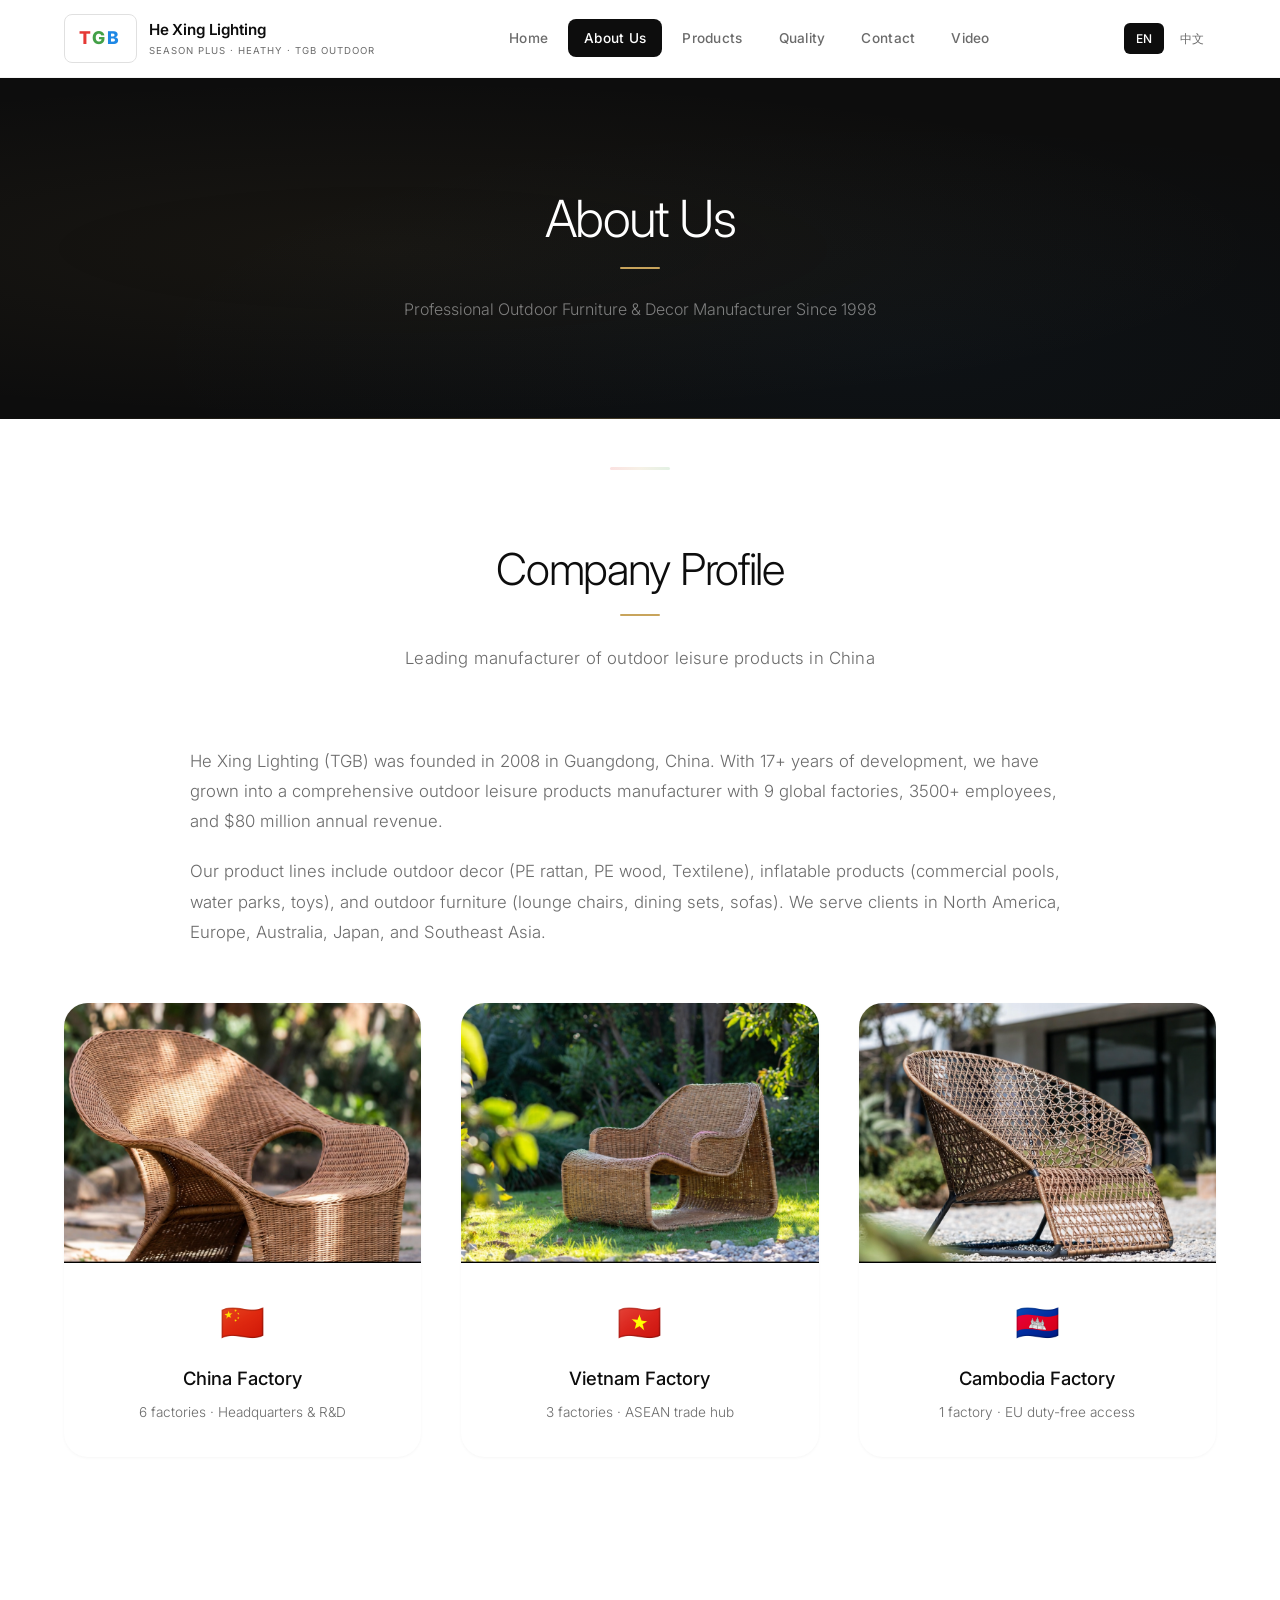
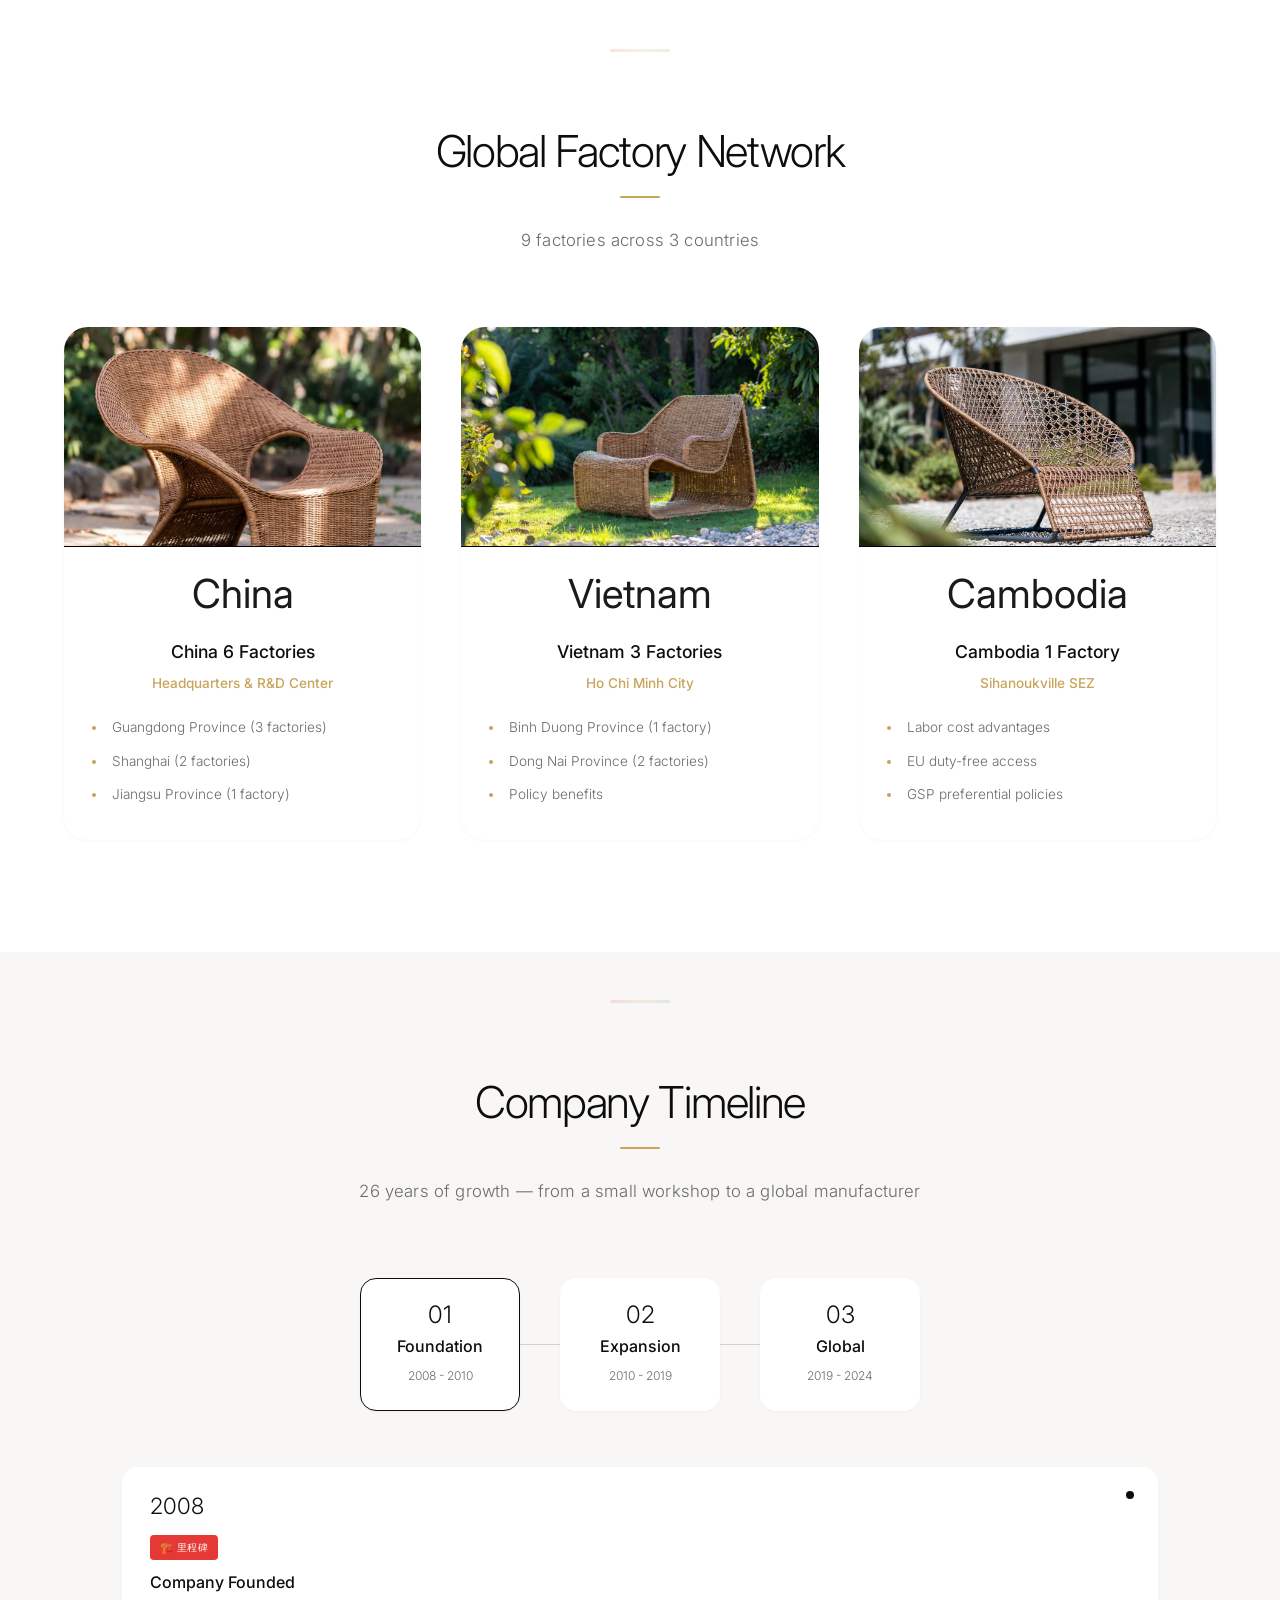
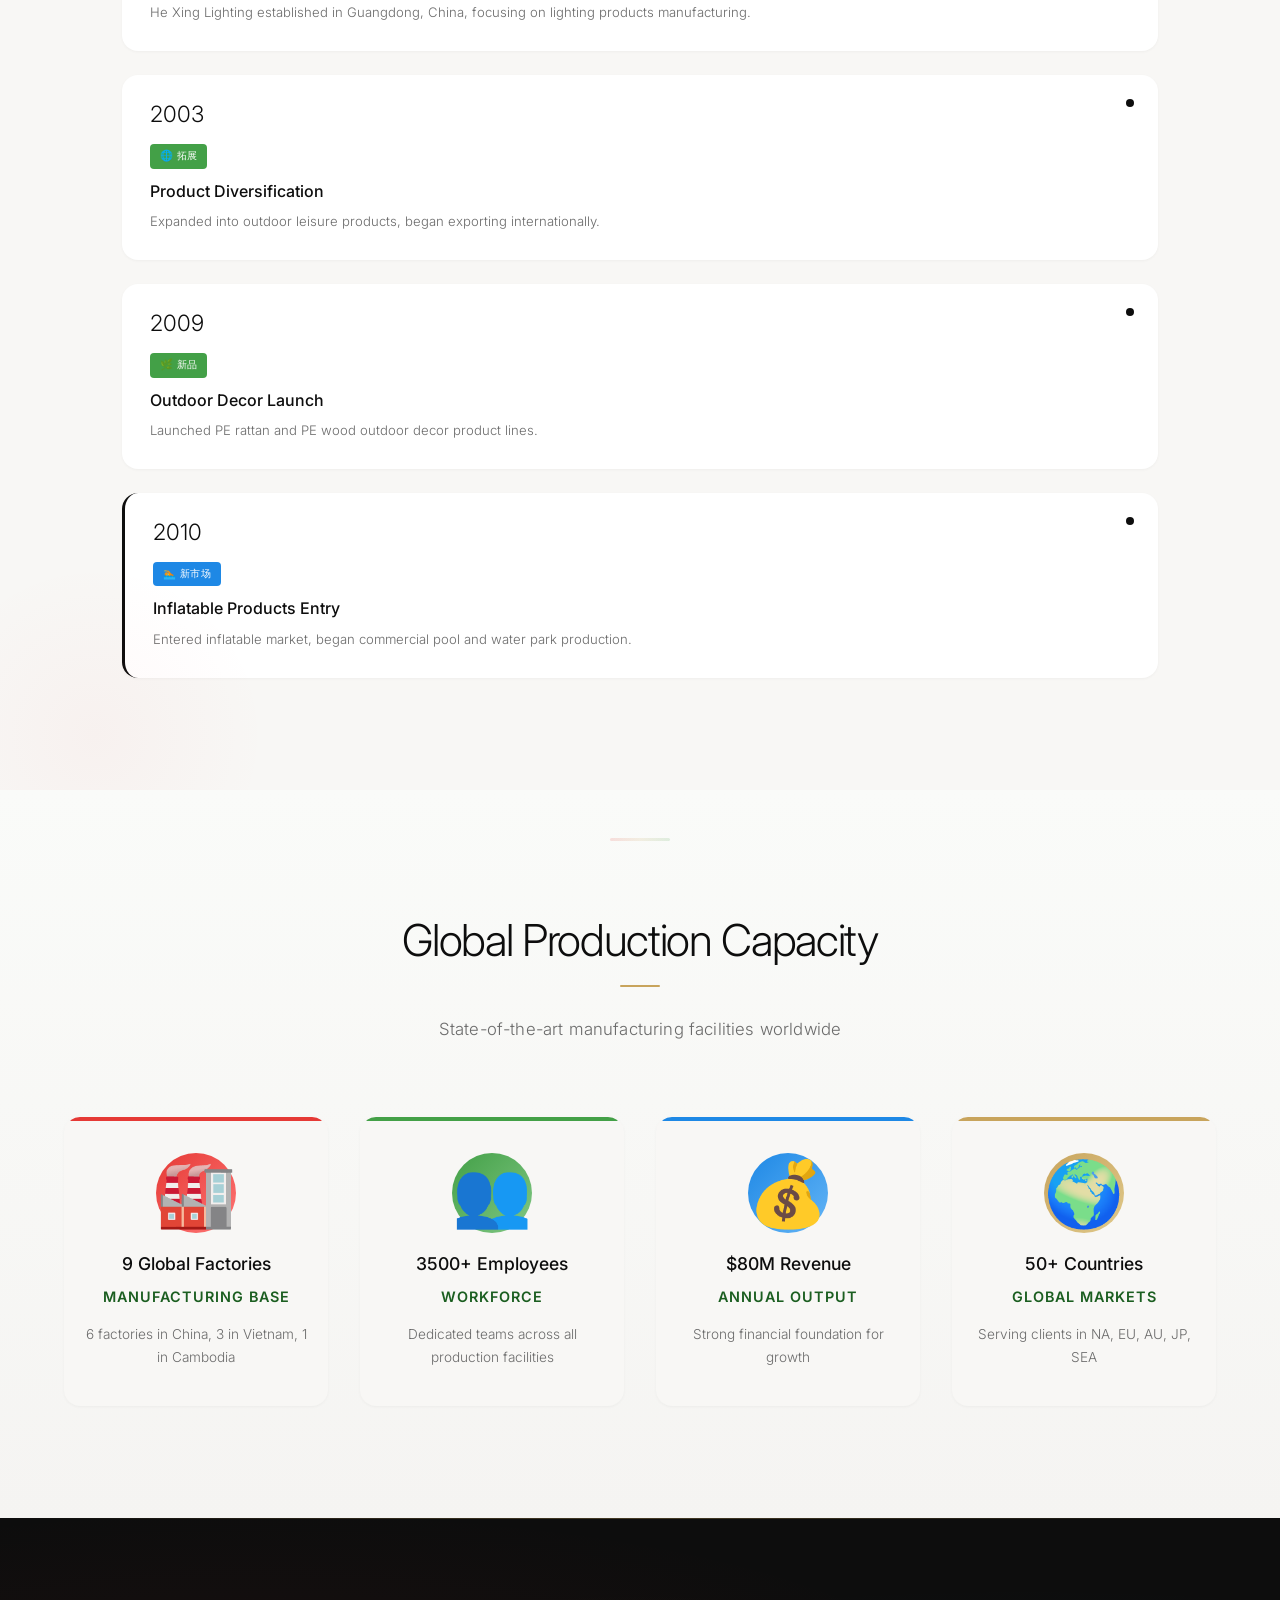
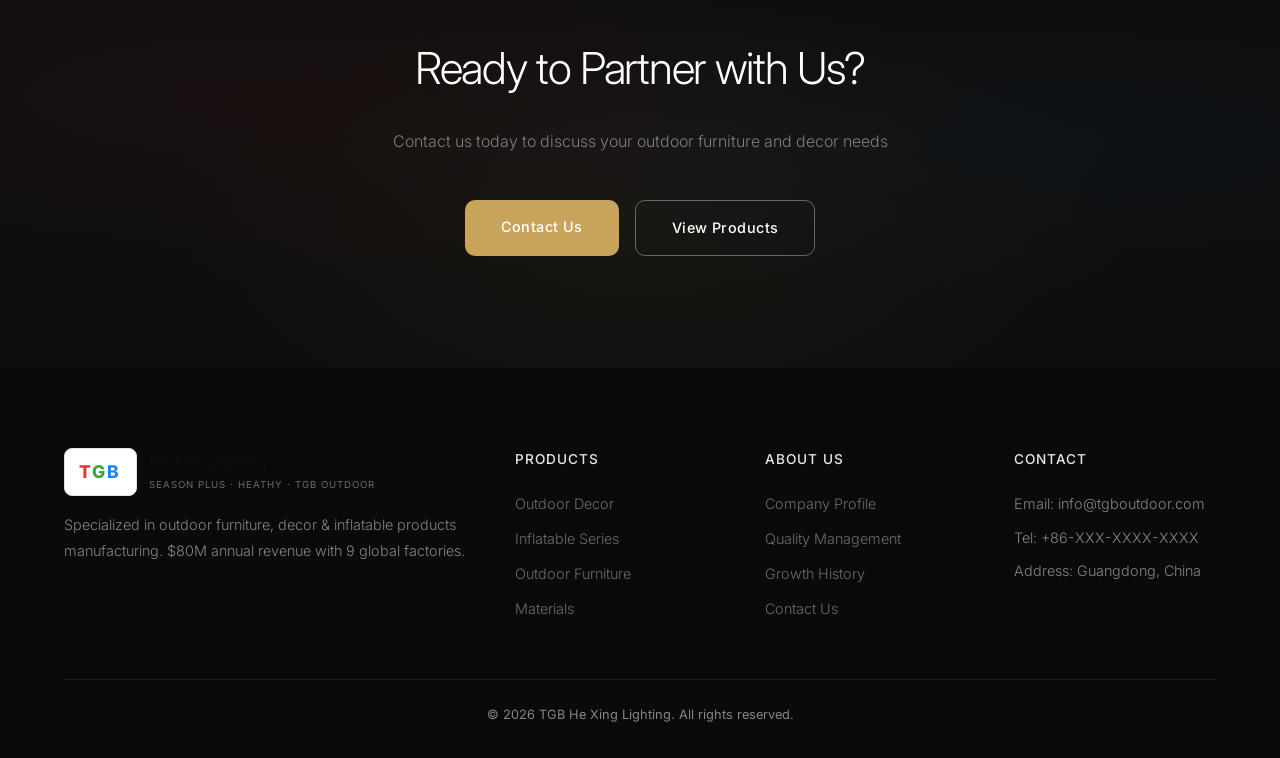
<file: about.html>
<!DOCTYPE html>
<html lang="en">
<head>
  <meta charset="UTF-8" />
  <meta name="viewport" content="width=device-width, initial-scale=1.0" />
  <title>About Us - TGB Outdoor</title>
  <link rel="preconnect" href="https://fonts.googleapis.com">
  <link rel="preconnect" href="https://fonts.gstatic.com" crossorigin>
  <link href="https://fonts.googleapis.com/css2?family=Inter:wght@300;400;500;600;700;800&display=swap" rel="stylesheet">
  <link rel="stylesheet" href="style.css" />
</head>
<body>
  <nav class="navbar">
    <a class="nav-logo" href="index.html">
      <div class="logo-badge"><span>T</span><span>G</span><span>B</span></div>
      <div>
        <div class="logo-name">He Xing Lighting</div>
        <div class="logo-sub">Season Plus · Heathy · TGB Outdoor</div>
      </div>
    </a>
    <div class="nav-links" id="navLinks">
      <span class="nav-close" onclick="closeNav()">×</span>
      <a href="index.html" data-en="Home" data-cn="首页" onclick="closeNav()">Home</a>
      <a class="active" href="about.html" data-en="About Us" data-cn="关于我们" onclick="closeNav()">About Us</a>
      <a href="products.html" data-en="Products" data-cn="产品展示" onclick="closeNav()">Products</a>
      <a href="quality.html" data-en="Quality" data-cn="品质管理" onclick="closeNav()">Quality</a>
      <a href="contact.html" data-en="Contact" data-cn="联系我们" onclick="closeNav()">Contact</a>
      <a href="video.html" data-en="Video" data-cn="视频" onclick="closeNav()">Video</a>
    </div>
    <span class="nav-toggle" onclick="toggleNav()">☰</span>
    <div class="nav-lang">
      <span class="lang-btn active" onclick="switchLang('en')">EN</span>
      <span class="lang-btn" onclick="switchLang('cn')">中文</span>
    </div>
  </nav>

  <section class="page-hero">
    <h1 data-en="About Us" data-cn="关于我们">About Us</h1>
    <p data-en="Professional Outdoor Furniture & Decor Manufacturer Since 1998" data-cn="自1998年起专业户外家具和装饰品制造商">Professional Outdoor Furniture & Decor Manufacturer Since 1998</p>
  </section>

  <section class="section">
    <div class="section-header">
      <h2 data-en="Company Profile" data-cn="公司简介">Company Profile</h2>
      <p data-en="Leading manufacturer of outdoor leisure products in China" data-cn="中国领先的户外休闲产品制造商">Leading manufacturer of outdoor leisure products in China</p>
    </div>
    <div class="about-intro">
      <p data-en="He Xing Lighting (TGB) was founded in 2008 in Guangdong, China. With 17+ years of development, we have grown into a comprehensive outdoor leisure products manufacturer with 9 global factories, 3500+ employees, and $80 million annual revenue." data-cn="合兴灯饰（TGB）2008年创立于中国广东。经过17年的发展，我们已成长为拥有9家全球工厂、3500余名员工、年营收8000万美元的综合性户外休闲产品制造商。">He Xing Lighting (TGB) was founded in 2008 in Guangdong, China. With 17+ years of development, we have grown into a comprehensive outdoor leisure products manufacturer with 9 global factories, 3500+ employees, and $80 million annual revenue.</p>
      <p data-en="Our product lines include outdoor decor (PE rattan, PE wood, Textilene), inflatable products (commercial pools, water parks, toys), and outdoor furniture (lounge chairs, dining sets, sofas). We serve clients in North America, Europe, Australia, Japan, and Southeast Asia." data-cn="我们的产品涵盖户外装饰品（PE藤编、PE木制、特斯林）、充气产品（商用泳池、水上乐园、玩具）以及户外家具（躺椅、餐桌椅、沙发）。我们服务北美、欧洲、澳大利亚、日本和东南亚的客户。">Our product lines include outdoor decor (PE rattan, PE wood, Textilene), inflatable products (commercial pools, water parks, toys), and outdoor furniture (lounge chairs, dining sets, sofas). We serve clients in North America, Europe, Australia, Japan, and Southeast Asia.</p>
    </div>
    <div class="about-showcase">
      <div class="about-showcase-card" onclick="openLightbox('images/img02.png', 'China Factory Overview')">
        <div class="about-showcase-img">
          <img src="images/img02.png" alt="China Factory" />
          <div class="about-showcase-overlay"><span data-en="View Larger" data-cn="查看大图">View Larger</span></div>
        </div>
        <div class="about-showcase-info">
          <span class="about-showcase-flag">🇨🇳</span>
          <h3 data-en="China Factory" data-cn="中国工厂">China Factory</h3>
          <p data-en="6 factories · Headquarters & R&D" data-cn="6家工厂 · 总部及研发中心">6 factories · Headquarters & R&D</p>
        </div>
      </div>
      <div class="about-showcase-card" onclick="openLightbox('images/img03.png', 'Vietnam Factory')">
        <div class="about-showcase-img">
          <img src="images/img03.png" alt="Vietnam Factory" />
          <div class="about-showcase-overlay"><span data-en="View Larger" data-cn="查看大图">View Larger</span></div>
        </div>
        <div class="about-showcase-info">
          <span class="about-showcase-flag">🇻🇳</span>
          <h3 data-en="Vietnam Factory" data-cn="越南工厂">Vietnam Factory</h3>
          <p data-en="3 factories · ASEAN trade hub" data-cn="3家工厂 · 东盟贸易枢纽">3 factories · ASEAN trade hub</p>
        </div>
      </div>
      <div class="about-showcase-card" onclick="openLightbox('images/img05.png', 'Cambodia Factory')">
        <div class="about-showcase-img">
          <img src="images/img05.png" alt="Cambodia Factory" />
          <div class="about-showcase-overlay"><span data-en="View Larger" data-cn="查看大图">View Larger</span></div>
        </div>
        <div class="about-showcase-info">
          <span class="about-showcase-flag">🇰🇭</span>
          <h3 data-en="Cambodia Factory" data-cn="柬埔寨工厂">Cambodia Factory</h3>
          <p data-en="1 factory · EU duty-free access" data-cn="1家工厂 · 欧盟免税准入">1 factory · EU duty-free access</p>
        </div>
      </div>
    </div>
  </section>

  <section class="section factory-section">
    <div class="section-header">
      <h2 data-en="Global Factory Network" data-cn="全球工厂网络">Global Factory Network</h2>
      <p data-en="9 factories across 3 countries" data-cn="跨越3个国家的9家工厂">9 factories across 3 countries</p>
    </div>
    <div class="factory-grid">
      <div class="factory-card">
        <div class="factory-img" onclick="openLightbox('images/img02.png', 'China Factory')">
          <img src="images/img02.png" />
          <span class="img-hint" data-en="Click to view" data-cn="点击查看">Click to view</span>
        </div>
        <div class="factory-flag" data-en="China" data-cn="中国">China</div>
        <h3 data-en="China 6 Factories" data-cn="中国6家工厂">China 6 Factories</h3>
        <p data-en="Headquarters & R&D Center" data-cn="总部及研发中心">Headquarters & R&D Center</p>
        <ul>
          <li data-en="Guangdong Province (3 factories)" data-cn="广东省（3家工厂）">Guangdong Province (3 factories)</li>
          <li data-en="Shanghai (2 factories)" data-cn="上海（2家工厂）">Shanghai (2 factories)</li>
          <li data-en="Jiangsu Province (1 factory)" data-cn="江苏省（1家工厂）">Jiangsu Province (1 factory)</li>
        </ul>
      </div>
      <div class="factory-card">
        <div class="factory-img" onclick="openLightbox('images/img03.png', 'Vietnam Factory')">
          <img src="images/img03.png" />
          <span class="img-hint" data-en="Click to view" data-cn="点击查看">Click to view</span>
        </div>
        <div class="factory-flag" data-en="Vietnam" data-cn="越南">Vietnam</div>
        <h3 data-en="Vietnam 3 Factories" data-cn="越南3家工厂">Vietnam 3 Factories</h3>
        <p data-en="Ho Chi Minh City" data-cn="胡志明市">Ho Chi Minh City</p>
        <ul>
          <li data-en="Binh Duong Province (1 factory)" data-cn="平阳省（1家工厂）">Binh Duong Province (1 factory)</li>
          <li data-en="Dong Nai Province (2 factories)" data-cn="同奈省（2家工厂）">Dong Nai Province (2 factories)</li>
          <li data-en="Policy benefits" data-cn="享受政策优惠">Policy benefits</li>
        </ul>
      </div>
      <div class="factory-card">
        <div class="factory-img" onclick="openLightbox('images/img05.png', 'Cambodia Factory')">
          <img src="images/img05.png" />
          <span class="img-hint" data-en="Click to view" data-cn="点击查看">Click to view</span>
        </div>
        <div class="factory-flag" data-en="Cambodia" data-cn="柬埔寨">Cambodia</div>
        <h3 data-en="Cambodia 1 Factory" data-cn="柬埔寨1家工厂">Cambodia 1 Factory</h3>
        <p data-en="Sihanoukville SEZ" data-cn="西哈努克经济特区">Sihanoukville SEZ</p>
        <ul>
          <li data-en="Labor cost advantages" data-cn="劳动力成本优势">Labor cost advantages</li>
          <li data-en="EU duty-free access" data-cn="欧盟免税准入">EU duty-free access</li>
          <li data-en="GSP preferential policies" data-cn="GSP优惠政策">GSP preferential policies</li>
        </ul>
      </div>
    </div>
  </section>

  <section class="section timeline-section">
    <div class="section-header">
      <h2 data-en="Company Timeline" data-cn="发展历程">Company Timeline</h2>
      <p data-en="26 years of growth — from a small workshop to a global manufacturer" data-cn="26年砥砺前行——从小作坊到全球制造商">26 years of growth — from a small workshop to a global manufacturer</p>
    </div>

    <!-- 第一层：阶段导航 -->
    <div class="tl-phases">
      <div class="tl-phase active" data-phase="1">
        <span class="phase-num">01</span>
        <span class="phase-label" data-en="Foundation" data-cn="奠基期">Foundation</span>
        <span class="phase-years">2008 - 2010</span>
      </div>
      <div class="tl-phase-line"></div>
      <div class="tl-phase" data-phase="2">
        <span class="phase-num">02</span>
        <span class="phase-label" data-en="Expansion" data-cn="扩张期">Expansion</span>
        <span class="phase-years">2010 - 2019</span>
      </div>
      <div class="tl-phase-line"></div>
      <div class="tl-phase" data-phase="3">
        <span class="phase-num">03</span>
        <span class="phase-label" data-en="Global" data-cn="全球化">Global</span>
        <span class="phase-years">2019 - 2024</span>
      </div>
    </div>

    <!-- 第二层：时间线卡片 -->
    <div class="tl-grid">

      <!-- 阶段1卡片 -->
      <div class="tl-phase-group" data-phase="1">
        <div class="tl-card-v">
          <div class="tlcv-year">2008</div>
          <div class="tlcv-dot"></div>
          <div class="tlcv-content">
            <span class="tlcv-tag" style="background:#E53935;color:#fff;">🏗️ 里程碑</span>
            <h4 data-en="Company Founded" data-cn="公司成立">Company Founded</h4>
            <p data-en="He Xing Lighting established in Guangdong, China, focusing on lighting products manufacturing." data-cn="合兴灯饰在中国广东成立，专注灯饰产品制造。">He Xing Lighting established in Guangdong, China, focusing on lighting products manufacturing.</p>
          </div>
        </div>
        <div class="tl-card-v">
          <div class="tlcv-year">2003</div>
          <div class="tlcv-dot"></div>
          <div class="tlcv-content">
            <span class="tlcv-tag" style="background:#43A047;color:#fff;">🌐 拓展</span>
            <h4 data-en="Product Diversification" data-cn="产品多元化">Product Diversification</h4>
            <p data-en="Expanded into outdoor leisure products, began exporting internationally." data-cn="拓展至户外休闲产品，开始出口至国际市场。">Expanded into outdoor leisure products, began exporting internationally.</p>
          </div>
        </div>
        <div class="tl-card-v">
          <div class="tlcv-year">2009</div>
          <div class="tlcv-dot"></div>
          <div class="tlcv-content">
            <span class="tlcv-tag" style="background:#43A047;color:#fff;">🌿 新品</span>
            <h4 data-en="Outdoor Decor Launch" data-cn="户外装饰品线推出">Outdoor Decor Launch</h4>
            <p data-en="Launched PE rattan and PE wood outdoor decor product lines." data-cn="推出PE藤编和PE木制户外装饰品产品线。">Launched PE rattan and PE wood outdoor decor product lines.</p>
          </div>
        </div>
        <div class="tl-card-v tl-card-v-last">
          <div class="tlcv-year">2010</div>
          <div class="tlcv-dot"></div>
          <div class="tlcv-content">
            <span class="tlcv-tag" style="background:#1E88E5;color:#fff;">🏊 新市场</span>
            <h4 data-en="Inflatable Products Entry" data-cn="进入充气产品市场">Inflatable Products Entry</h4>
            <p data-en="Entered inflatable market, began commercial pool and water park production." data-cn="进入充气产品市场，开始生产商用泳池和水上乐园产品。">Entered inflatable market, began commercial pool and water park production.</p>
          </div>
        </div>
      </div>

      <!-- 阶段2卡片 -->
      <div class="tl-phase-group" data-phase="2">
        <div class="tl-card-v">
          <div class="tlcv-year">2015</div>
          <div class="tlcv-dot"></div>
          <div class="tlcv-content">
            <span class="tlcv-tag" style="background:#E53935;color:#fff;">🪑 新事业部</span>
            <h4 data-en="Furniture Division" data-cn="户外家具事业部成立">Furniture Division</h4>
            <p data-en="Established outdoor furniture unit, introduced aluminum frame furniture." data-cn="成立户外家具事业部，引入铝框架家具产品线。">Established outdoor furniture unit, introduced aluminum frame furniture.</p>
          </div>
        </div>
        <div class="tl-card-v tl-card-v-last">
          <div class="tlcv-year">2019</div>
          <div class="tlcv-dot tlcv-dot-gold"></div>
          <div class="tlcv-content">
            <span class="tlcv-tag" style="background:#F9A825;color:#333;">🇻🇳 全球布局</span>
            <h4 data-en="Vietnam Expansion" data-cn="越南扩张">Vietnam Expansion</h4>
            <p data-en="Established 3 factories in Vietnam, leveraging ASEAN trade benefits." data-cn="在越南建立3家工厂，利用东盟贸易优惠政策。">Established 3 factories in Vietnam, leveraging ASEAN trade benefits.</p>
          </div>
        </div>
      </div>

      <!-- 阶段3卡片 -->
      <div class="tl-phase-group" data-phase="3">
        <div class="tl-card-v">
          <div class="tlcv-year">2021</div>
          <div class="tlcv-dot"></div>
          <div class="tlcv-content">
            <span class="tlcv-tag" style="background:#E53935;color:#fff;">🇰🇭 里程碑</span>
            <h4 data-en="Cambodia Factory" data-cn="柬埔寨工厂竣工">Cambodia Factory</h4>
            <p data-en="New factory in Sihanoukville SEZ, EU duty-free export advantages." data-cn="西哈努克经济特区新工厂竣工，享受欧盟免税出口优势。">New factory in Sihanoukville SEZ, EU duty-free export advantages.</p>
          </div>
        </div>
        <div class="tl-card-v tl-card-v-gold">
          <div class="tlcv-year tlcv-year-gold">2024</div>
          <div class="tlcv-dot tlcv-dot-gold"></div>
          <div class="tlcv-content tlcv-content-gold">
            <span class="tlcv-tag" style="background:linear-gradient(135deg,#F9A825,#FF8F00);color:#333;">🌍 现今</span>
            <h4 data-en="Global Leader" data-cn="全球扩张深化">Global Leader</h4>
            <p data-en="9 factories · 3500+ employees · $80M revenue" data-cn="全球9家工厂 · 3500余名员工 · 年营收8000万美元">9 factories · 3500+ employees · $80M revenue</p>
            <div class="tlcv-stats">
              <div><strong>9</strong><span>Factories</span></div>
              <div><strong>3500+</strong><span>Employees</span></div>
              <div><strong>$80M</strong><span>Revenue</span></div>
            </div>
          </div>
        </div>
      </div>

    </div>
  </section>

  <section class="section team-section">
    <div class="section-header">
      <h2 data-en="Global Production Capacity" data-cn="全球生产能力">Global Production Capacity</h2>
      <p data-en="State-of-the-art manufacturing facilities worldwide" data-cn="遍布全球的先进制造设施">State-of-the-art manufacturing facilities worldwide</p>
    </div>
    <div class="team-grid">
      <div class="team-card">
        <div class="team-avatar">🏭</div>
        <h3 data-en="9 Global Factories" data-cn="全球9家工厂">9 Global Factories</h3>
        <div class="team-title" data-en="Manufacturing Base" data-cn="制造基地">Manufacturing Base</div>
        <p data-en="6 factories in China, 3 in Vietnam, 1 in Cambodia" data-cn="中国6家，越南3家，柬埔寨1家">6 factories in China, 3 in Vietnam, 1 in Cambodia</p>
      </div>
        <div class="team-card">
          <div class="team-avatar">👥</div>
          <h3 data-en="3500+ Employees" data-cn="3500+员工">3500+ Employees</h3>
          <div class="team-title" data-en="Workforce" data-cn="劳动力">Workforce</div>
          <p data-en="Dedicated teams across all production facilities" data-cn="分布于所有生产设施的专业团队">Dedicated teams across all production facilities</p>
        </div>
      <div class="team-card">
        <div class="team-avatar">💰</div>
        <h3 data-en="$80M Revenue" data-cn="8000万美元营收">$80M Revenue</h3>
        <div class="team-title" data-en="Annual Output" data-cn="年产值">Annual Output</div>
        <p data-en="Strong financial foundation for growth" data-cn="强大的财务基础支撑持续增长">Strong financial foundation for growth</p>
      </div>
      <div class="team-card">
        <div class="team-avatar">🌍</div>
        <h3 data-en="50+ Countries" data-cn="50+个国家">50+ Countries</h3>
        <div class="team-title" data-en="Global Markets" data-cn="全球市场">Global Markets</div>
        <p data-en="Serving clients in NA, EU, AU, JP, SEA" data-cn="服务北美、欧盟、澳洲、日本、东南亚客户">Serving clients in NA, EU, AU, JP, SEA</p>
      </div>
    </div>
  </section>

  <section class="cta-section">
    <h2 data-en="Ready to Partner with Us?" data-cn="准备好与我们合作了吗？">Ready to Partner with Us?</h2>
    <p data-en="Contact us today to discuss your outdoor furniture and decor needs" data-cn="立即联系我们，探讨您的户外家具和装饰品需求">Contact us today to discuss your outdoor furniture and decor needs</p>
    <div class="cta-btns">
      <a href="contact.html" class="btn-primary-light" data-en="Contact Us" data-cn="联系我们">Contact Us</a>
      <a href="products.html" class="btn-secondary-light" data-en="View Products" data-cn="查看产品">View Products</a>
    </div>
  </section>

  <footer class="footer">
    <div class="footer-content">
      <div class="footer-col">
        <div class="footer-logo">
          <div class="logo-badge"><span>T</span><span>G</span><span>B</span></div>
          <div>
            <div class="logo-name">He Xing Lighting</div>
            <div class="logo-sub">Season Plus · Heathy · TGB Outdoor</div>
          </div>
        </div>
        <p data-en="Specialized in outdoor furniture, decor & inflatable products manufacturing. $80M annual revenue with 9 global factories." data-cn="专注户外家具、装饰品及充气产品制造。年营收8000万美元，全球9家工厂。">Specialized in outdoor furniture, decor & inflatable products manufacturing. $80M annual revenue with 9 global factories.</p>
      </div>
      <div class="footer-col">
        <h4 data-en="Products" data-cn="产品">Products</h4>
        <a href="products.html" data-en="Outdoor Decor" data-cn="户外装饰品">Outdoor Decor</a>
        <a href="products.html" data-en="Inflatable Series" data-cn="充气系列">Inflatable Series</a>
        <a href="products.html" data-en="Outdoor Furniture" data-cn="户外家具">Outdoor Furniture</a>
        <a href="products.html" data-en="Materials" data-cn="产品工艺">Materials</a>
      </div>
      <div class="footer-col">
        <h4 data-en="About Us" data-cn="关于我们">About Us</h4>
        <a href="about.html" data-en="Company Profile" data-cn="公司简介">Company Profile</a>
        <a href="quality.html" data-en="Quality Management" data-cn="品质管理">Quality Management</a>
        <a href="about.html" data-en="Growth History" data-cn="发展历程">Growth History</a>
        <a href="contact.html" data-en="Contact Us" data-cn="联系我们">Contact Us</a>
      </div>
      <div class="footer-col">
        <h4 data-en="Contact" data-cn="联系方式">Contact</h4>
        <p>Email: info@tgboutdoor.com</p>
        <p>Tel: +86-XXX-XXXX-XXXX</p>
        <p data-en="Address: Guangdong, China" data-cn="地址：中国广东">Address: Guangdong, China</p>
      </div>
    </div>
    <div class="footer-bottom">
      <p data-en="© 2026 TGB He Xing Lighting. All rights reserved." data-cn="© 2026 TGB 合兴灯饰. 版权所有。">© 2026 TGB He Xing Lighting. All rights reserved.</p>
    </div>
  </footer>

  <div id="lightbox" class="lightbox" onclick="closeLightbox()">
    <span class="lightbox-close" onclick="closeLightbox()">&times;</span>
    <img id="lightbox-img" class="lightbox-img" />
    <div id="lightbox-caption" class="lightbox-caption"></div>
  </div>

  <script>
    function openLightbox(src, caption) {
      const lb = document.getElementById('lightbox');
      const img = document.getElementById('lightbox-img');
      const cap = document.getElementById('lightbox-caption');
      img.src = src;
      cap.textContent = caption;
      lb.style.display = 'flex';
    }

    function closeLightbox() {
      document.getElementById('lightbox').style.display = 'none';
    }

    function switchLang(lang) {
      localStorage.setItem('tgb-lang', lang);
      document.querySelectorAll('.lang-btn').forEach(btn => {
        btn.classList.toggle('active', btn.textContent.trim().toLowerCase() === lang || (lang === 'cn' && btn.textContent.trim() === '中文'));
      });
      document.documentElement.lang = lang === 'cn' ? 'zh-CN' : 'en';
      document.querySelectorAll('[data-en]').forEach(el => {
        const text = lang === 'cn' ? el.getAttribute('data-cn') : el.getAttribute('data-en');
        if (text) el.textContent = text;
      });
    }

    function toggleNav() {
      document.getElementById('navLinks').classList.toggle('active');
    }
    function closeNav() {
      document.getElementById('navLinks').classList.remove('active');
    }

    /* Timeline: switch phase on click */
    (function() {
      const phases = document.querySelectorAll('.tl-phase');
      const groups = document.querySelectorAll('.tl-phase-group');
      function switchPhase(phaseNum) {
        groups.forEach(g => g.classList.remove('active'));
        const target = document.querySelector('.tl-phase-group[data-phase="' + phaseNum + '"]');
        if (target) target.classList.add('active');
        phases.forEach(p => p.classList.remove('active'));
        const activePhase = document.querySelector('.tl-phase[data-phase="' + phaseNum + '"]');
        if (activePhase) activePhase.classList.add('active');
      }
      phases.forEach(ph => {
        ph.addEventListener('click', function() {
          switchPhase(this.getAttribute('data-phase'));
        });
      });
      /* activate phase 1 by default */
      switchPhase('1');
    })();

    (function() {
      const saved = localStorage.getItem('tgb-lang');
      if (saved && saved === 'cn') {
        switchLang('cn');
      }
    })();
  </script>
</body>
</html>
</file>
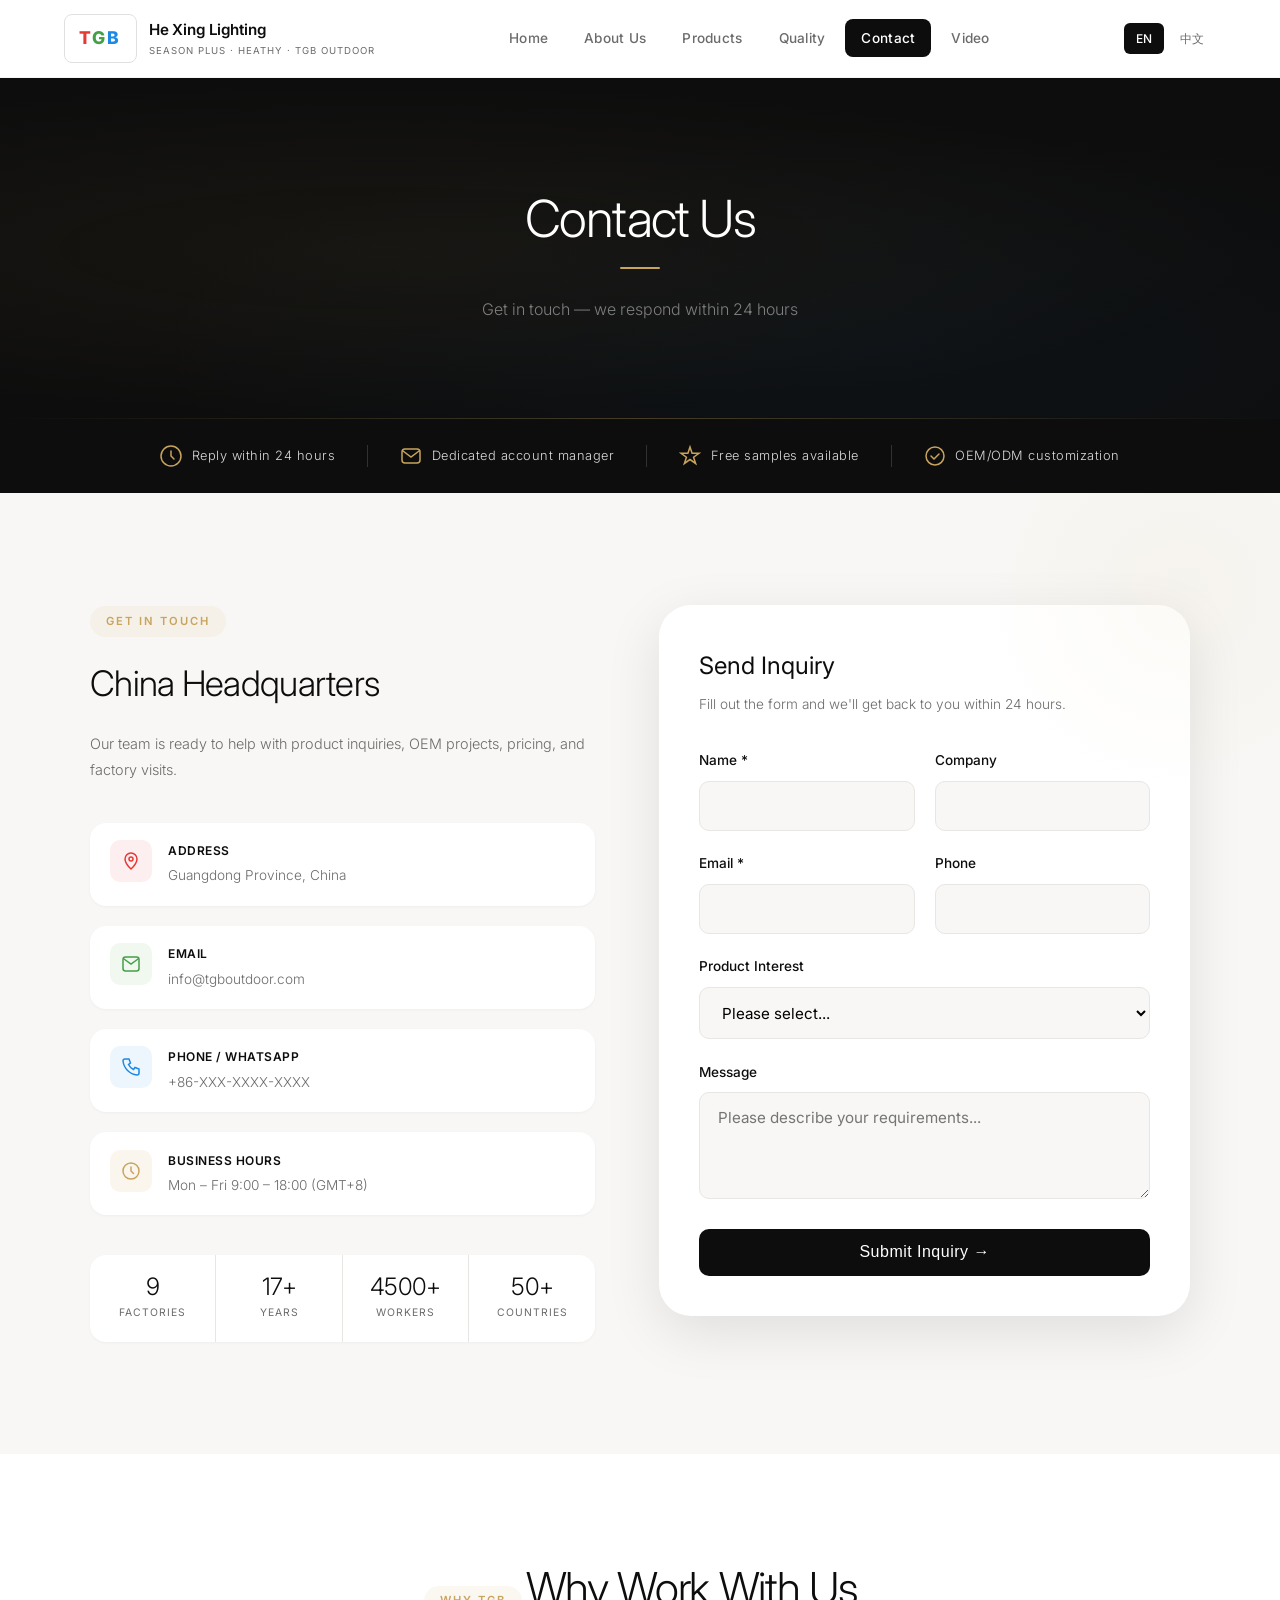
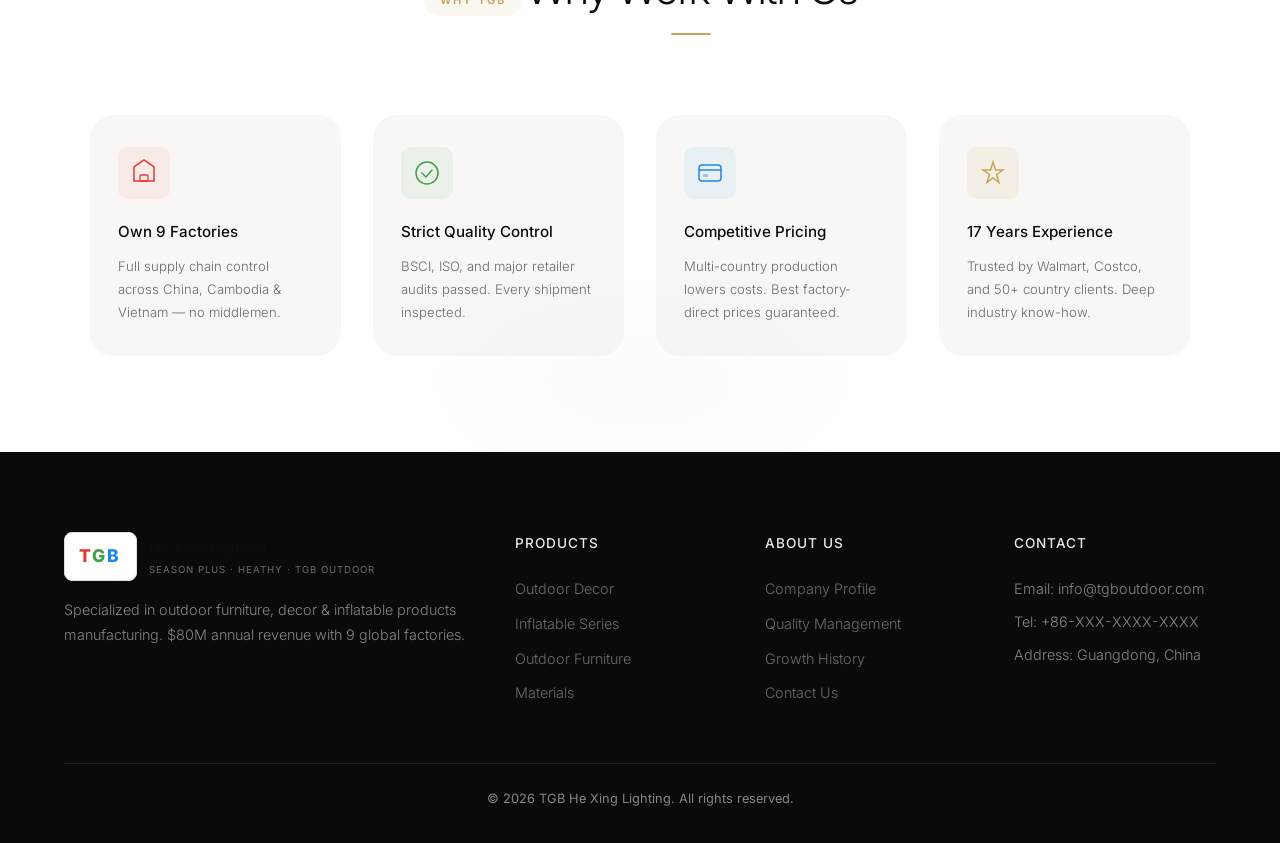
<file: contact.html>
<!DOCTYPE html>
<html lang="en">
<head>
  <meta charset="UTF-8" />
  <meta name="viewport" content="width=device-width, initial-scale=1.0" />
  <title>Contact - TGB Outdoor</title>
  <link rel="preconnect" href="https://fonts.googleapis.com">
  <link rel="preconnect" href="https://fonts.gstatic.com" crossorigin>
  <link href="https://fonts.googleapis.com/css2?family=Inter:wght@300;400;500;600;700;800&display=swap" rel="stylesheet">
  <link rel="stylesheet" href="style.css" />
</head>
<body>
  <nav class="navbar">
    <a class="nav-logo" href="index.html">
      <div class="logo-badge"><span>T</span><span>G</span><span>B</span></div>
      <div>
        <div class="logo-name">He Xing Lighting</div>
        <div class="logo-sub">Season Plus · Heathy · TGB Outdoor</div>
      </div>
    </a>
    <div class="nav-links" id="navLinks">
      <span class="nav-close" onclick="closeNav()">×</span>
      <a href="index.html" data-en="Home" data-cn="首页" onclick="closeNav()">Home</a>
      <a href="about.html" data-en="About Us" data-cn="关于我们" onclick="closeNav()">About Us</a>
      <a href="products.html" data-en="Products" data-cn="产品展示" onclick="closeNav()">Products</a>
      <a href="quality.html" data-en="Quality" data-cn="品质管理" onclick="closeNav()">Quality</a>
      <a class="active" href="contact.html" data-en="Contact" data-cn="联系我们" onclick="closeNav()">Contact</a>
      <a href="video.html" data-en="Video" data-cn="视频" onclick="closeNav()">Video</a>
    </div>
    <span class="nav-toggle" onclick="toggleNav()">☰</span>
    <div class="nav-lang">
      <span class="lang-btn active" onclick="switchLang('en')">EN</span>
      <span class="lang-btn" onclick="switchLang('cn')">中文</span>
    </div>
  </nav>

  <!-- Hero -->
  <section class="page-hero">
    <h1 data-en="Contact Us" data-cn="联系我们">Contact Us</h1>
    <p data-en="Get in touch — we respond within 24 hours" data-cn="立即联系我们，24小时内回复">Get in touch — we respond within 24 hours</p>
  </section>

  <!-- 快速信任指标 -->
  <section class="contact-trust-bar">
    <div class="ctb-item">
      <svg width="22" height="22" viewBox="0 0 22 22" fill="none"><circle cx="11" cy="11" r="10" stroke="#C8A45C" stroke-width="1.5"/><path d="M11 6v5l3 3" stroke="#C8A45C" stroke-width="1.5" stroke-linecap="round"/></svg>
      <span data-en="Reply within 24 hours" data-cn="24小时内回复">Reply within 24 hours</span>
    </div>
    <div class="ctb-divider"></div>
    <div class="ctb-item">
      <svg width="22" height="22" viewBox="0 0 22 22" fill="none"><path d="M3 6l8 6 8-6" stroke="#C8A45C" stroke-width="1.5" stroke-linecap="round"/><rect x="2" y="4" width="18" height="14" rx="3" stroke="#C8A45C" stroke-width="1.5"/></svg>
      <span data-en="Dedicated account manager" data-cn="专属客户经理">Dedicated account manager</span>
    </div>
    <div class="ctb-divider"></div>
    <div class="ctb-item">
      <svg width="22" height="22" viewBox="0 0 22 22" fill="none"><path d="M11 2l2.09 6.26H20l-5.45 3.95 2.09 6.26L11 14.52l-5.64 3.95 2.09-6.26L2 8.26h6.91z" stroke="#C8A45C" stroke-width="1.5" fill="none"/></svg>
      <span data-en="Free samples available" data-cn="免费样品可申请">Free samples available</span>
    </div>
    <div class="ctb-divider"></div>
    <div class="ctb-item">
      <svg width="22" height="22" viewBox="0 0 22 22" fill="none"><circle cx="11" cy="11" r="9" stroke="#C8A45C" stroke-width="1.5"/><path d="M7 11l3 3 5-5" stroke="#C8A45C" stroke-width="1.5" stroke-linecap="round" stroke-linejoin="round"/></svg>
      <span data-en="OEM/ODM customization" data-cn="OEM/ODM定制服务">OEM/ODM customization</span>
    </div>
  </section>

  <!-- 联系信息 + 表单 双栏 -->
  <section class="contact-main-section">
    <div class="contact-main-inner">

      <!-- 左栏：联系信息 -->
      <div class="contact-info-col">
        <span class="section-tag" data-en="GET IN TOUCH" data-cn="联系方式">GET IN TOUCH</span>
        <h2 data-en="China Headquarters" data-cn="中国总部">China Headquarters</h2>
        <p class="contact-intro" data-en="Our team is ready to help with product inquiries, OEM projects, pricing, and factory visits." data-cn="我们的团队随时为您提供产品咨询、OEM项目、报价及工厂参观安排。">Our team is ready to help with product inquiries, OEM projects, pricing, and factory visits.</p>

        <div class="contact-info-list">
          <div class="contact-info-item">
            <div class="contact-info-icon" style="background:rgba(229,57,53,0.08);">
              <svg width="20" height="20" viewBox="0 0 20 20" fill="none"><path d="M10 2C6.69 2 4 4.69 4 8c0 4.5 6 10 6 10s6-5.5 6-10c0-3.31-2.69-6-6-6z" stroke="#E53935" stroke-width="1.5" fill="none"/><circle cx="10" cy="8" r="2" stroke="#E53935" stroke-width="1.5"/></svg>
            </div>
            <div>
              <strong data-en="Address" data-cn="地址">Address</strong>
              <p data-en="Guangdong Province, China" data-cn="中国广东省">Guangdong Province, China</p>
            </div>
          </div>
          <div class="contact-info-item">
            <div class="contact-info-icon" style="background:rgba(67,160,71,0.08);">
              <svg width="20" height="20" viewBox="0 0 20 20" fill="none"><path d="M3 5l7 5 7-5" stroke="#43A047" stroke-width="1.5" stroke-linecap="round"/><rect x="2" y="3" width="16" height="14" rx="2.5" stroke="#43A047" stroke-width="1.5"/></svg>
            </div>
            <div>
              <strong data-en="Email" data-cn="邮箱">Email</strong>
              <p>info@tgboutdoor.com</p>
            </div>
          </div>
          <div class="contact-info-item">
            <div class="contact-info-icon" style="background:rgba(30,136,229,0.08);">
              <svg width="20" height="20" viewBox="0 0 20 20" fill="none"><path d="M4 2h4l1.5 4-2 1.5a11 11 0 0 0 5 5L14 10.5l4 1.5v4a2 2 0 0 1-2 2A16 16 0 0 1 2 4a2 2 0 0 1 2-2z" stroke="#1E88E5" stroke-width="1.5" fill="none"/></svg>
            </div>
            <div>
              <strong data-en="Phone / WhatsApp" data-cn="电话 / WhatsApp">Phone / WhatsApp</strong>
              <p>+86-XXX-XXXX-XXXX</p>
            </div>
          </div>
          <div class="contact-info-item">
            <div class="contact-info-icon" style="background:rgba(200,164,92,0.1);">
              <svg width="20" height="20" viewBox="0 0 20 20" fill="none"><circle cx="10" cy="10" r="8" stroke="#C8A45C" stroke-width="1.5"/><path d="M10 6v4l2.5 2.5" stroke="#C8A45C" stroke-width="1.5" stroke-linecap="round"/></svg>
            </div>
            <div>
              <strong data-en="Business Hours" data-cn="工作时间">Business Hours</strong>
              <p data-en="Mon – Fri  9:00 – 18:00 (GMT+8)" data-cn="周一至周五  9:00 – 18:00（北京时间）">Mon – Fri  9:00 – 18:00 (GMT+8)</p>
            </div>
          </div>
        </div>

        <!-- 工厂数据小卡片 -->
        <div class="contact-factory-stats">
          <div class="cfs-item">
            <strong>9</strong>
            <span data-en="Factories" data-cn="工厂">Factories</span>
          </div>
          <div class="cfs-item">
            <strong>17+</strong>
            <span data-en="Years" data-cn="年历史">Years</span>
          </div>
          <div class="cfs-item">
            <strong>4500+</strong>
            <span data-en="Workers" data-cn="员工">Workers</span>
          </div>
          <div class="cfs-item">
            <strong>50+</strong>
            <span data-en="Countries" data-cn="出口国">Countries</span>
          </div>
        </div>
      </div>

      <!-- 右栏：询盘表单 -->
      <div class="contact-form-col">
        <div class="contact-form-card">
          <h3 data-en="Send Inquiry" data-cn="发送询盘">Send Inquiry</h3>
          <p data-en="Fill out the form and we'll get back to you within 24 hours." data-cn="填写表格，我们将在24小时内回复您。">Fill out the form and we'll get back to you within 24 hours.</p>
          <form id="inquiryForm" onsubmit="submitForm(event)">
            <div class="form-row">
              <div class="form-group">
                <label data-en="Name *" data-cn="姓名 *">Name *</label>
                <input type="text" name="name" required />
              </div>
              <div class="form-group">
                <label data-en="Company" data-cn="公司">Company</label>
                <input type="text" name="company" />
              </div>
            </div>
            <div class="form-row">
              <div class="form-group">
                <label data-en="Email *" data-cn="邮箱 *">Email *</label>
                <input type="email" name="email" required />
              </div>
              <div class="form-group">
                <label data-en="Phone" data-cn="电话">Phone</label>
                <input type="tel" name="phone" />
              </div>
            </div>
            <div class="form-group">
              <label data-en="Product Interest" data-cn="感兴趣的产品">Product Interest</label>
              <select name="product">
                <option value="" data-en="Please select..." data-cn="请选择...">Please select...</option>
                <option value="outdoor-decor" data-en="Outdoor Decor" data-cn="户外装饰品">Outdoor Decor</option>
                <option value="inflatable" data-en="Inflatable Series" data-cn="充气系列">Inflatable Series</option>
                <option value="outdoor-furniture" data-en="Outdoor Furniture" data-cn="户外家具">Outdoor Furniture</option>
                <option value="oem" data-en="OEM/ODM Customization" data-cn="OEM/ODM定制">OEM/ODM Customization</option>
                <option value="other" data-en="Other" data-cn="其他">Other</option>
              </select>
            </div>
            <div class="form-group">
              <label data-en="Message" data-cn="留言">Message</label>
              <textarea name="message" rows="4" data-placeholder-en="Please describe your requirements..." data-placeholder-cn="请描述您的需求..." placeholder="Please describe your requirements..."></textarea>
            </div>
            <button type="submit" class="btn-primary btn-full" data-en="Submit Inquiry →" data-cn="提交询盘 →">Submit Inquiry →</button>
          </form>
          <div id="formSuccess" class="form-success" style="display:none;">
            <div class="success-icon">✓</div>
            <h3 data-en="Thank You!" data-cn="感谢您！">Thank You!</h3>
            <p data-en="Your inquiry has been submitted. We will contact you within 24 hours." data-cn="您的询盘已提交，我们将在24小时内与您联系。">Your inquiry has been submitted. We will contact you within 24 hours.</p>
          </div>
        </div>
      </div>

    </div>
  </section>

  <!-- 底部 Why Work With Us 条 -->
  <section class="contact-why-section">
    <div class="section-header">
      <span class="section-tag" data-en="WHY TGB" data-cn="为何选择TGB">WHY TGB</span>
      <h2 data-en="Why Work With Us" data-cn="为何与我们合作">Why Work With Us</h2>
    </div>
    <div class="contact-why-grid">
      <div class="contact-why-card">
        <div class="cwy-icon" style="background:rgba(229,57,53,0.07);">
          <svg width="28" height="28" viewBox="0 0 28 28" fill="none"><path d="M4 22V8l10-7 10 7v14H4z" stroke="#E53935" stroke-width="1.5" fill="none"/><rect x="10" y="16" width="8" height="6" rx="1" stroke="#E53935" stroke-width="1.3" fill="none"/></svg>
        </div>
        <h4 data-en="Own 9 Factories" data-cn="自有9家工厂">Own 9 Factories</h4>
        <p data-en="Full supply chain control across China, Cambodia & Vietnam — no middlemen." data-cn="横跨中国、柬埔寨、越南的全链条掌控，无中间商。">Full supply chain control across China, Cambodia & Vietnam — no middlemen.</p>
      </div>
      <div class="contact-why-card">
        <div class="cwy-icon" style="background:rgba(67,160,71,0.07);">
          <svg width="28" height="28" viewBox="0 0 28 28" fill="none"><circle cx="14" cy="14" r="11" stroke="#43A047" stroke-width="1.5" fill="none"/><path d="M9 14l4 4 6-7" stroke="#43A047" stroke-width="1.5" stroke-linecap="round" stroke-linejoin="round"/></svg>
        </div>
        <h4 data-en="Strict Quality Control" data-cn="严格品质管控">Strict Quality Control</h4>
        <p data-en="BSCI, ISO, and major retailer audits passed. Every shipment inspected." data-cn="通过BSCI、ISO及主要零售商审核，每批货物全检。">BSCI, ISO, and major retailer audits passed. Every shipment inspected.</p>
      </div>
      <div class="contact-why-card">
        <div class="cwy-icon" style="background:rgba(30,136,229,0.07);">
          <svg width="28" height="28" viewBox="0 0 28 28" fill="none"><rect x="3" y="6" width="22" height="16" rx="3" stroke="#1E88E5" stroke-width="1.5" fill="none"/><path d="M3 11h22" stroke="#1E88E5" stroke-width="1.3"/><rect x="7" y="15" width="5" height="3" rx="1" fill="#1E88E5" opacity=".4"/></svg>
        </div>
        <h4 data-en="Competitive Pricing" data-cn="极具竞争力的价格">Competitive Pricing</h4>
        <p data-en="Multi-country production lowers costs. Best factory-direct prices guaranteed." data-cn="多国生产降低成本，保证最优工厂直销价格。">Multi-country production lowers costs. Best factory-direct prices guaranteed.</p>
      </div>
      <div class="contact-why-card">
        <div class="cwy-icon" style="background:rgba(200,164,92,0.1);">
          <svg width="28" height="28" viewBox="0 0 28 28" fill="none"><path d="M14 3l2.5 8H24l-6.5 4.5 2.5 8L14 19l-6 4.5 2.5-8L4 11h7.5z" stroke="#C8A45C" stroke-width="1.5" fill="none"/></svg>
        </div>
        <h4 data-en="17 Years Experience" data-cn="17年行业经验">17 Years Experience</h4>
        <p data-en="Trusted by Walmart, Costco, and 50+ country clients. Deep industry know-how." data-cn="受沃尔玛、好市多等超50个国家客户信赖，深厚行业经验。">Trusted by Walmart, Costco, and 50+ country clients. Deep industry know-how.</p>
      </div>
    </div>
  </section>

  <footer class="footer">
    <div class="footer-content">
      <div class="footer-col">
        <div class="footer-logo">
          <div class="logo-badge"><span>T</span><span>G</span><span>B</span></div>
          <div>
            <div class="logo-name">He Xing Lighting</div>
            <div class="logo-sub">Season Plus · Heathy · TGB Outdoor</div>
          </div>
        </div>
        <p data-en="Specialized in outdoor furniture, decor & inflatable products manufacturing. $80M annual revenue with 9 global factories." data-cn="专注户外家具、装饰品及充气产品制造。年营收8000万美元，全球9家工厂。">Specialized in outdoor furniture, decor & inflatable products manufacturing. $80M annual revenue with 9 global factories.</p>
      </div>
      <div class="footer-col">
        <h4 data-en="Products" data-cn="产品">Products</h4>
        <a href="products.html" data-en="Outdoor Decor" data-cn="户外装饰品">Outdoor Decor</a>
        <a href="products.html" data-en="Inflatable Series" data-cn="充气系列">Inflatable Series</a>
        <a href="products.html" data-en="Outdoor Furniture" data-cn="户外家具">Outdoor Furniture</a>
        <a href="products.html" data-en="Materials" data-cn="产品工艺">Materials</a>
      </div>
      <div class="footer-col">
        <h4 data-en="About Us" data-cn="关于我们">About Us</h4>
        <a href="about.html" data-en="Company Profile" data-cn="公司简介">Company Profile</a>
        <a href="quality.html" data-en="Quality Management" data-cn="品质管理">Quality Management</a>
        <a href="about.html" data-en="Growth History" data-cn="发展历程">Growth History</a>
        <a href="contact.html" data-en="Contact Us" data-cn="联系我们">Contact Us</a>
      </div>
      <div class="footer-col">
        <h4 data-en="Contact" data-cn="联系方式">Contact</h4>
        <p>Email: info@tgboutdoor.com</p>
        <p>Tel: +86-XXX-XXXX-XXXX</p>
        <p data-en="Address: Guangdong, China" data-cn="地址：中国广东">Address: Guangdong, China</p>
      </div>
    </div>
    <div class="footer-bottom">
      <p data-en="© 2026 TGB He Xing Lighting. All rights reserved." data-cn="© 2026 TGB 合兴灯饰. 版权所有。">© 2026 TGB He Xing Lighting. All rights reserved.</p>
    </div>
  </footer>

  <script>
    function submitForm(e) {
      e.preventDefault();
      document.getElementById('inquiryForm').style.display = 'none';
      document.getElementById('formSuccess').style.display = 'block';
    }

    function switchLang(lang) {
      localStorage.setItem('tgb-lang', lang);
      document.querySelectorAll('.lang-btn').forEach(btn => {
        btn.classList.toggle('active', btn.textContent.trim().toLowerCase() === lang || (lang === 'cn' && btn.textContent.trim() === '中文'));
      });
      document.documentElement.lang = lang === 'cn' ? 'zh-CN' : 'en';
      document.querySelectorAll('[data-en]').forEach(el => {
        const text = lang === 'cn' ? el.getAttribute('data-cn') : el.getAttribute('data-en');
        if (text) el.textContent = text;
      });
      document.querySelectorAll('textarea[data-placeholder-en]').forEach(el => {
        el.placeholder = lang === 'cn' ? el.getAttribute('data-placeholder-cn') : el.getAttribute('data-placeholder-en');
      });
      document.querySelectorAll('option[data-en]').forEach(el => {
        const text = lang === 'cn' ? el.getAttribute('data-cn') : el.getAttribute('data-en');
        if (text) el.textContent = text;
      });
    }

    function toggleNav() {
      document.getElementById('navLinks').classList.toggle('active');
    }
    function closeNav() {
      document.getElementById('navLinks').classList.remove('active');
    }

    (function() {
      const saved = localStorage.getItem('tgb-lang');
      if (saved && saved === 'cn') {
        switchLang('cn');
      }
    })();
  </script>
</body>
</html>
</file>
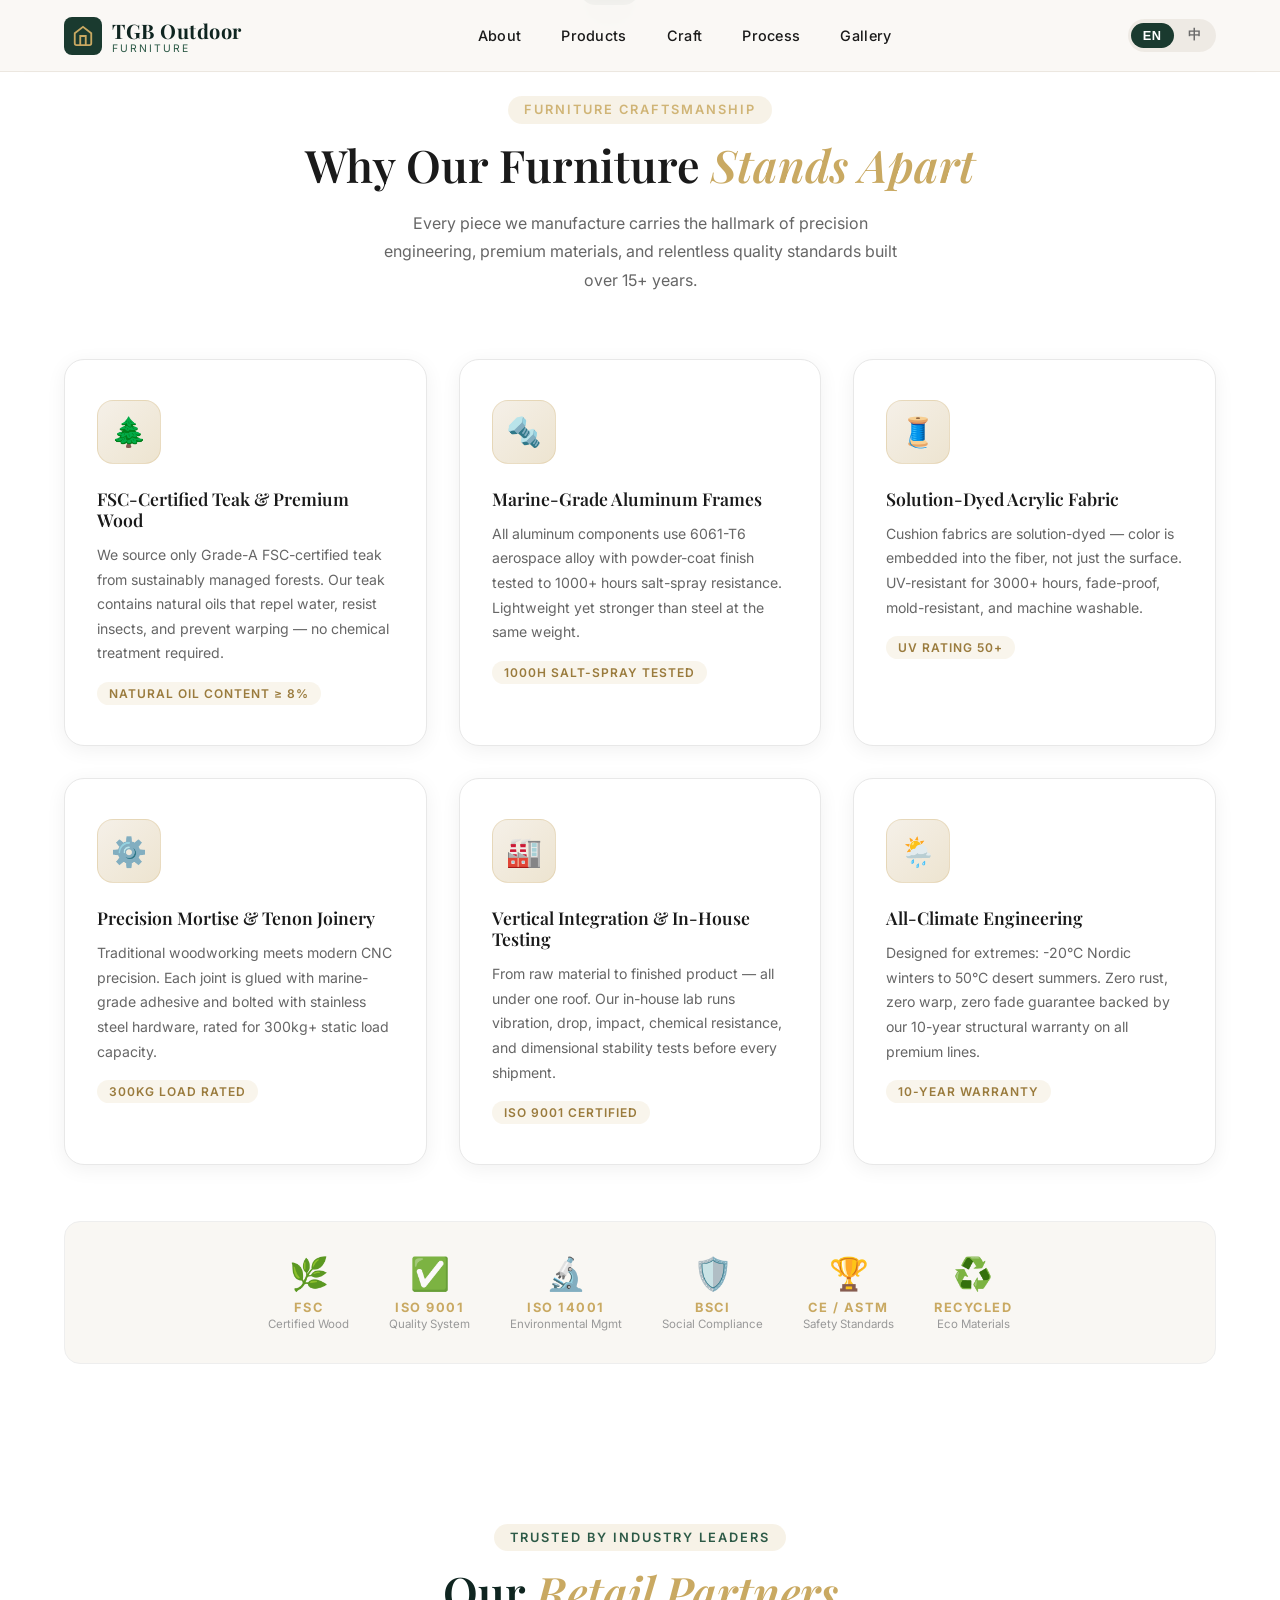
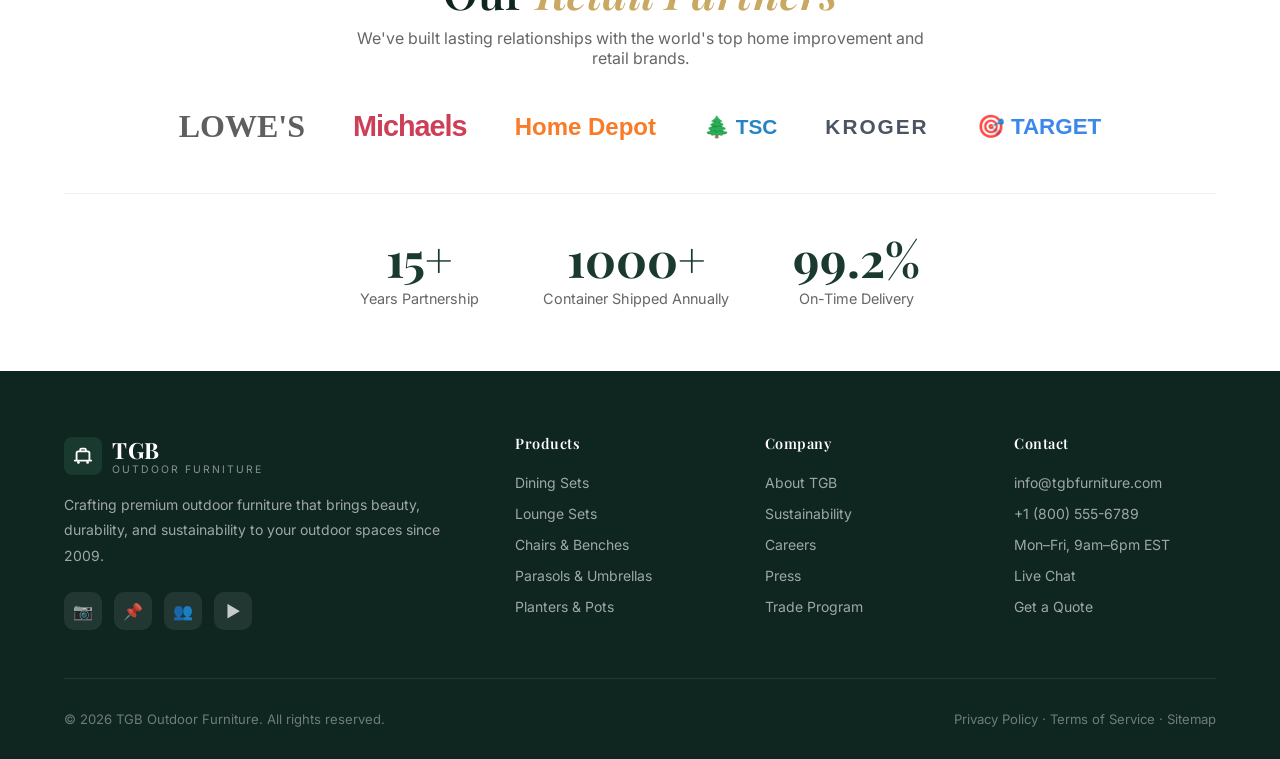
<file: craft.html>
﻿<!DOCTYPE html>
<html lang="en">
<head>
  <meta charset="UTF-8" />
  <meta name="viewport" content="width=device-width, initial-scale=1.0"/>
  <title>TGB Outdoor Furniture – Crafted for the Outdoors</title>
  <link rel="preconnect" href="https://fonts.googleapis.com">
  <link href="https://fonts.googleapis.com/css2?family=Playfair+Display:wght@400;600;700&family=Inter:wght@300;400;500;600&display=swap" rel="stylesheet">
  <style>
    /* ===== RESET & BASE ===== */
    *, *::before, *::after { box-sizing: border-box; margin: 0; padding: 0; }
    html { scroll-behavior: smooth; -webkit-text-size-adjust: 100%; }
    body {
      font-family: 'Inter', sans-serif;
      color: #2c2c2c;
      background: #ffffff;
      overflow-x: hidden;
      overflow-wrap: break-word;
    }
    h1, h2, h3, h4, h5, h6, p, span, a, li, td, th, label, button, input, textarea, select {
      overflow-wrap: break-word;
      word-break: break-word;
    }

    /* ===== SECTION STRIPE ===== */
    .stripe-section {
      position: relative;
      overflow: hidden;
    }
    .stripe-section::before {
      content: '';
      position: absolute;
      top: 0; left: 0; right: 0;
      height: 4px;
      background: linear-gradient(90deg, var(--secondary), var(--primary), var(--secondary));
    }
    img { display: block; max-width: 100%; }
    a { text-decoration: none; color: inherit; }

    /* ===== CSS VARIABLES ===== */
    :root {
      --primary: #c9a962;
      --primary-light: #e4d4a5;
      --primary-dark: #9a7b3d;
      --secondary: #1a3a2f;
      --secondary-light: #2d5a47;
      --secondary-dark: #0f2520;
      --cream: #f9f7f3;
      --sand: #e8dcc8;
      --white: #ffffff;
      --text: #1a1a1a;
      --text-light: #6b6b6b;
      --text-muted: #9a9a9a;
      --radius: 16px;
      --radius-sm: 8px;
      --shadow: 0 20px 60px rgba(0,0,0,0.08);
      --shadow-lg: 0 30px 80px rgba(0,0,0,0.12);
      --shadow-sm: 0 4px 20px rgba(0,0,0,0.06);
      /* Membership tier colors */
      --bronze: #cd7f32;
      --bronze-light: #e8b27d;
      --silver: #a8a9ad;
      --silver-light: #d4d5d9;
      --gold-mem: #d4af37;
      --gold-light: #f0d875;
    }

    /* ===== DECORATIVE DIVIDERS ===== */
    .divider-ornament {
      display: flex;
      align-items: center;
      justify-content: center;
      gap: 1rem;
      margin: 1.5rem 0;
    }
    .divider-ornament::before,
    .divider-ornament::after {
      content: '';
      flex: 1;
      height: 1px;
      background: linear-gradient(90deg, transparent, var(--primary), transparent);
      max-width: 200px;
    }
    .divider-ornament span {
      color: var(--primary);
      font-size: 1.2rem;
    }

    /* ===== SECTION ACCENT LINE ===== */
    .accent-line {
      display: block;
      width: 60px;
      height: 3px;
      background: linear-gradient(90deg, var(--primary), var(--primary-dark));
      border-radius: 2px;
      margin: 0.8rem 0 1.5rem;
    }
    .accent-line.center { margin: 0.8rem auto 1.5rem; }

    /* ===== TYPOGRAPHY UPGRADE ===== */
    h1, h2, h3, h4 {
      font-family: 'Playfair Display', serif;
      font-weight: 600;
      line-height: 1.2;
    }
    
    .section-label {
      display: inline-block;
      font-size: 0.75rem;
      font-weight: 600;
      letter-spacing: 3px;
      text-transform: uppercase;
      color: var(--primary);
      margin-bottom: 0.75rem;
      padding: 0.4rem 1rem;
      background: rgba(201,169,98,0.15);
      border-radius: 30px;
    }
    
    .section-title {
      font-size: clamp(2rem, 4vw, 3rem);
      color: var(--primary-dark);
      margin-bottom: 1rem;
    }
    
    .section-title span {
      color: var(--gold);
      position: relative;
    }
    
    .section-desc {
      color: var(--text-light);
      font-size: 1.05rem;
      line-height: 1.7;
      max-width: 600px;
    }

    /* ===== NAVBAR ===== */
    .navbar {
      position: fixed;
      top: 0; left: 0; right: 0;
      z-index: 1000;
      display: flex;
      align-items: center;
      justify-content: space-between;
      padding: 0 5%;
      height: 72px;
      background: rgba(250,248,245,0.92);
      backdrop-filter: blur(16px);
      border-bottom: 1px solid rgba(107,76,42,0.1);
      transition: all 0.3s ease;
    }
    .navbar.scrolled {
      height: 60px;
      box-shadow: 0 4px 24px rgba(0,0,0,0.08);
    }
    .logo {
      display: flex;
      align-items: center;
      gap: 10px;
    }
    .logo-icon {
      width: 38px; height: 38px;
      background: var(--secondary);
      border-radius: 8px;
      display: flex; align-items: center; justify-content: center;
    }
    .logo-icon svg { width: 22px; height: 22px; }
    .logo-text { font-family: 'Playfair Display', serif; font-size: 1.25rem; font-weight: 700; color: var(--secondary-dark); letter-spacing: 0.5px; }
    .logo-sub { font-size: 0.65rem; color: var(--secondary-light); letter-spacing: 2px; text-transform: uppercase; margin-top: -2px; }
    .nav-links { display: flex; gap: 2.5rem; }
    .nav-links a { font-size: 0.9rem; font-weight: 500; color: var(--text); transition: color 0.2s; letter-spacing: 0.3px; }
    .nav-links a:hover { color: var(--secondary); }
    .nav-actions { display: flex; align-items: center; gap: 1rem; }
    .btn-nav {
      background: var(--secondary);
      color: #fff;
      padding: 0.5rem 1.4rem;
      border-radius: 30px;
      font-size: 0.875rem;
      font-weight: 500;
      transition: background 0.2s, transform 0.1s;
      cursor: pointer;
      border: none;
    }
    .btn-nav:hover { background: var(--secondary-dark); transform: translateY(-1px); }
    .hamburger { display: none; flex-direction: column; gap: 5px; cursor: pointer; }
    .hamburger span { display: block; width: 24px; height: 2px; background: var(--secondary-dark); border-radius: 2px; transition: all 0.3s; }

    /* ===== LANGUAGE SWITCHER ===== */
    .lang-switcher {
      display: flex;
      align-items: center;
      background: rgba(107,76,42,0.08);
      border-radius: 30px;
      padding: 3px;
      gap: 2px;
    }
    .lang-btn {
      padding: 0.3rem 0.75rem;
      border-radius: 20px;
      border: none;
      background: transparent;
      color: var(--text-light);
      font-size: 0.8rem;
      font-weight: 600;
      cursor: pointer;
      transition: all 0.2s;
      letter-spacing: 0.5px;
    }
    .lang-btn.active {
      background: var(--secondary);
      color: #fff;
    }
    .lang-btn:hover:not(.active) { color: var(--secondary); }

    /* ===== HERO ===== */
    .hero {
      min-height: 100dvh;
      min-height: 100vh;
      display: flex;
      align-items: center;
      position: relative;
      overflow: hidden;
      padding-top: 72px;
    }
    .hero-bg {
      position: absolute;
      inset: 0;
      background: linear-gradient(135deg, #e8dcc8 0%, #d4c4a8 40%, #c8b898 100%);
      z-index: 0;
    }
    .hero-bg-pattern {
      position: absolute;
      inset: 0;
      background-image: radial-gradient(circle at 20% 80%, rgba(107,76,42,0.08) 0%, transparent 50%),
        radial-gradient(circle at 80% 20%, rgba(74,103,65,0.08) 0%, transparent 50%);
      z-index: 1;
    }
    .hero-shapes {
      position: absolute;
      right: -100px; top: 50%;
      transform: translateY(-50%);
      width: 650px; height: 650px;
      border-radius: 50%;
      background: rgba(107,76,42,0.06);
      z-index: 1;
    }
    .hero-shapes::before {
      content: '';
      position: absolute;
      top: 80px; left: 80px; right: 80px; bottom: 80px;
      border-radius: 50%;
      border: 2px solid rgba(107,76,42,0.12);
    }
    .hero-content {
      position: relative;
      z-index: 2;
      max-width: 1200px;
      margin: 0 auto;
      padding: 0 5%;
      display: grid;
      grid-template-columns: 1fr 1fr;
      gap: 4rem;
      align-items: center;
    }
    .hero-text { }
    .hero-badge {
      display: inline-flex;
      align-items: center;
      gap: 6px;
      background: rgba(26,58,47,0.1);
      color: var(--secondary);
      padding: 0.4rem 1rem;
      border-radius: 30px;
      font-size: 0.8rem;
      font-weight: 600;
      letter-spacing: 1px;
      text-transform: uppercase;
      margin-bottom: 1.5rem;
    }
    .hero-badge::before { content: '✦'; font-size: 0.6rem; }
    .hero-title {
      font-family: 'Playfair Display', serif;
      font-size: clamp(1.8rem, 5vw, 3.5rem);
      line-height: 1.15;
      color: var(--secondary-dark);
      margin-bottom: 1.5rem;
    }
    .hero-title span { color: var(--primary); font-style: italic; }
    .hero-desc {
      font-size: 1.05rem;
      line-height: 1.8;
      color: #5a4a3a;
      margin-bottom: 2.5rem;
      max-width: 480px;
    }
    .hero-actions { display: flex; gap: 1rem; flex-wrap: wrap; }
    .btn-primary {
      background: var(--secondary);
      color: #fff;
      padding: 0.85rem 2.2rem;
      border-radius: 50px;
      font-weight: 600;
      font-size: 0.95rem;
      transition: all 0.2s;
      border: 2px solid var(--secondary);
      cursor: pointer;
    }
    .btn-primary:hover { background: var(--secondary-dark); border-color: var(--secondary-dark); transform: translateY(-2px); box-shadow: 0 8px 24px rgba(26,58,47,0.3); }
    .btn-secondary {
      background: transparent;
      color: var(--secondary-dark);
      padding: 0.85rem 2.2rem;
      border-radius: 50px;
      font-weight: 600;
      font-size: 0.95rem;
      border: 2px solid var(--secondary-dark);
      transition: all 0.2s;
      cursor: pointer;
    }
    .btn-secondary:hover { background: var(--secondary-dark); color: #fff; transform: translateY(-2px); }
    .hero-stats {
      display: flex;
      gap: 2.5rem;
      margin-top: 3rem;
      padding-top: 2rem;
      border-top: 1px solid rgba(26,58,47,0.15);
    }
    .stat-item { }
    .stat-num { font-family: 'Playfair Display', serif; font-size: 2rem; font-weight: 700; color: var(--secondary-dark); }
    .stat-label { font-size: 0.8rem; color: var(--text-light); margin-top: 2px; letter-spacing: 0.5px; }

    /* Hero Visual */
    .hero-visual {
      position: relative;
      display: flex;
      justify-content: center;
      align-items: center;
    }
    .hero-card-main {
      width: 100%;
      max-width: 460px;
      background: #fff;
      border-radius: 24px;
      overflow: hidden;
      box-shadow: 0 24px 80px rgba(0,0,0,0.14);
      position: relative;
    }
    .hero-card-img {
      width: 100%;
      height: 340px;
      background: linear-gradient(160deg, #c8b48a 0%, #a8936a 100%);
      display: flex; align-items: center; justify-content: center;
      position: relative;
      overflow: hidden;
    }
    .furniture-illustration {
      width: 320px; height: 280px;
      position: relative;
    }
    /* SVG Outdoor Furniture Scene */
    .hero-card-info { padding: 1.5rem 2rem; }
    .hero-card-info h3 { font-family: 'Playfair Display', serif; font-size: 1.3rem; color: var(--secondary-dark); margin-bottom: 0.3rem; }
    .hero-card-info p { font-size: 0.85rem; color: var(--text-light); }
    .hero-card-price { font-size: 1.4rem; font-weight: 700; color: var(--secondary); margin-top: 0.5rem; }
    .hero-card-badge {
      position: absolute;
      top: 18px; right: 18px;
      background: var(--primary);
      color: #fff;
      padding: 0.3rem 0.8rem;
      border-radius: 20px;
      font-size: 0.75rem;
      font-weight: 600;
    }
    .hero-card-float {
      position: absolute;
      bottom: -20px; left: -30px;
      background: #fff;
      border-radius: 16px;
      padding: 1rem 1.4rem;
      box-shadow: 0 8px 30px rgba(0,0,0,0.12);
      display: flex;
      align-items: center;
      gap: 12px;
      white-space: normal;
      max-width: 90%;
    }
    .float-icon { width: 42px; height: 42px; background: var(--sand); border-radius: 10px; display: flex; align-items: center; justify-content: center; font-size: 1.4rem; }
    .float-text-main { font-weight: 600; font-size: 0.9rem; color: var(--secondary-dark); }
    .float-text-sub { font-size: 0.75rem; color: var(--text-light); }

    /* ===== SECTION COMMON ===== */
    section { padding: clamp(3rem, 6vw, 6rem) clamp(3%, 5%, 5%); }
    .section-label { font-size: 0.8rem; font-weight: 600; letter-spacing: 2px; text-transform: uppercase; color: var(--secondary-light); margin-bottom: 0.8rem; }
    .section-title { font-family: 'Playfair Display', serif; font-size: clamp(1.6rem, 3.5vw, 2.8rem); color: var(--secondary-dark); line-height: 1.25; }
    .section-title span { color: var(--primary); font-style: italic; }
    .section-desc { font-size: 1rem; color: var(--text-light); line-height: 1.8; max-width: 520px; margin-top: 1rem; }
    .section-header { display: flex; justify-content: space-between; align-items: flex-end; margin-bottom: 3.5rem; }
    .section-header-left { }

    /* ===== FEATURES ===== */
    .features { background: var(--white); }
    .features-grid { display: grid; grid-template-columns: repeat(auto-fit, minmax(220px, 1fr)); gap: 2rem; }
    .feature-card {
      background: var(--cream);
      border-radius: var(--radius);
      padding: 2rem;
      transition: transform 0.3s, box-shadow 0.3s;
      border: 1px solid rgba(107,76,42,0.08);
    }
    .feature-card:hover { transform: translateY(-6px); box-shadow: var(--shadow); }
    .feature-icon {
      width: 56px; height: 56px;
      background: var(--sand);
      border-radius: 14px;
      display: flex; align-items: center; justify-content: center;
      font-size: 1.6rem;
      margin-bottom: 1.2rem;
    }
    .feature-card h3 { font-size: 1.1rem; font-weight: 600; color: var(--secondary-dark); margin-bottom: 0.6rem; }
    .feature-card p { font-size: 0.9rem; color: var(--text-light); line-height: 1.7; }

    /* ===== PRODUCTS ===== */
    .products { background: var(--cream); }
    .products-tabs { display: flex; gap: 0.5rem; margin-bottom: 3rem; flex-wrap: wrap; }
    .tab-btn {
      padding: 0.5rem 1.4rem;
      border-radius: 30px;
      border: 2px solid var(--sand);
      background: transparent;
      color: var(--text-light);
      font-size: 0.875rem;
      font-weight: 500;
      cursor: pointer;
      transition: all 0.2s;
    }
    .tab-btn.active, .tab-btn:hover { background: var(--secondary); border-color: var(--secondary); color: #fff; }
    .products-grid { display: grid; grid-template-columns: repeat(auto-fill, minmax(280px, 1fr)); gap: 2rem; }
    .product-card {
      background: var(--white);
      border-radius: 18px;
      overflow: hidden;
      box-shadow: var(--shadow-sm);
      transition: transform 0.3s, box-shadow 0.3s;
      cursor: pointer;
    }
    .product-card:hover { transform: translateY(-8px); box-shadow: var(--shadow); }
    .product-img {
      height: 220px;
      display: flex; align-items: center; justify-content: center;
      position: relative;
      overflow: hidden;
    }
    .product-img-real {
      width: 100%;
      height: 100%;
      object-fit: cover;
      clip-path: inset(12% 0 18% 0);
      transform: scale(1.45);
    }
    .product-img-overlay {
      position: absolute;
      inset: 0;
      background: rgba(107,76,42,0.6);
      display: flex; align-items: center; justify-content: center;
      opacity: 0;
      transition: opacity 0.3s;
    }
    .product-card:hover .product-img-overlay { opacity: 1; }
    .btn-view { background: #fff; color: var(--secondary); padding: 0.6rem 1.6rem; border-radius: 30px; font-weight: 600; font-size: 0.85rem; }
    .product-tag {
      position: absolute;
      top: 14px; left: 14px;
      padding: 0.25rem 0.75rem;
      border-radius: 20px;
      font-size: 0.72rem;
      font-weight: 600;
      text-transform: uppercase;
      letter-spacing: 0.5px;
    }
    .tag-new { background: var(--secondary-light); color: #fff; }
    .tag-hot { background: #c0392b; color: #fff; }
    .tag-sale { background: #e67e22; color: #fff; }
    .product-body { padding: 1.4rem; }
    .product-body h3 { font-size: 1.05rem; font-weight: 600; color: var(--secondary-dark); margin-bottom: 0.3rem; }
    .product-meta { font-size: 0.82rem; color: var(--text-light); margin-bottom: 0.8rem; }
    .product-footer { display: flex; justify-content: space-between; align-items: center; }
    .product-price { font-size: 1.2rem; font-weight: 700; color: var(--secondary); }
    .product-price span { font-size: 0.85rem; font-weight: 400; color: var(--text-light); text-decoration: line-through; margin-left: 6px; }
    .btn-add {
      width: 36px; height: 36px;
      background: var(--secondary);
      border: none;
      border-radius: 50%;
      color: #fff;
      font-size: 1.3rem;
      cursor: pointer;
      display: flex; align-items: center; justify-content: center;
      transition: background 0.2s, transform 0.1s;
    }
    .btn-add:hover { background: var(--secondary-dark); transform: scale(1.1); }
    .product-stars { color: #f0a500; font-size: 0.85rem; margin-bottom: 0.2rem; }

    /* Furniture color swatches */
    .p1-bg { background: linear-gradient(145deg, #8B7355 0%, #6b5432 100%); }
    .p2-bg { background: linear-gradient(145deg, #5a7a52 0%, #3d5c38 100%); }
    .p3-bg { background: linear-gradient(145deg, #9b8878 0%, #7a6458 100%); }
    .p4-bg { background: linear-gradient(145deg, #c4a882 0%, #a08060 100%); }
    .p5-bg { background: linear-gradient(145deg, #6b8fa0 0%, #4a6e80 100%); }
    .p6-bg { background: linear-gradient(145deg, #b89060 0%, #8a6840 100%); }

    /* Furniture SVGs in cards */
    .product-svg { width: 160px; height: 160px; }

    /* ===== ABOUT / STORY ===== */
    .about { background: var(--secondary-dark); color: #fff; overflow: hidden; position: relative; }
    .about::before {
      content: '';
      position: absolute;
      top: -100px; right: -100px;
      width: 400px; height: 400px;
      border-radius: 50%;
      background: rgba(255,255,255,0.03);
    }
    .about-grid { display: grid; grid-template-columns: 1fr 1fr; gap: 5rem; align-items: center; max-width: 1200px; margin: 0 auto; position: relative; z-index: 1; }
    .about-visual { position: relative; }
    .about-img-box {
      width: 100%;
      height: 420px;
      background: linear-gradient(160deg, rgba(255,255,255,0.08) 0%, rgba(255,255,255,0.03) 100%);
      border-radius: 20px;
      border: 1px solid rgba(255,255,255,0.1);
      display: flex; align-items: center; justify-content: center;
      overflow: hidden;
      position: relative;
    }
    .about-float-card {
      position: absolute;
      bottom: -20px; right: -20px;
      background: var(--primary);
      border-radius: 16px;
      padding: 1.2rem 1.6rem;
      box-shadow: 0 12px 40px rgba(0,0,0,0.3);
    }
    .about-float-num { font-family: 'Playfair Display', serif; font-size: 2.2rem; font-weight: 700; color: #fff; }
    .about-float-txt { font-size: 0.8rem; color: rgba(255,255,255,0.7); letter-spacing: 1px; }
    .about-text .section-label { color: rgba(255,255,255,0.5); }
    .about-text .section-title { color: #fff; }
    .about-text .section-desc { color: rgba(255,255,255,0.7); max-width: 100%; margin-bottom: 2rem; }
    .about-points { display: flex; flex-direction: column; gap: 1rem; margin-top: 1.5rem; }
    .about-point {
      display: flex;
      align-items: flex-start;
      gap: 1rem;
    }
    .point-icon { width: 40px; height: 40px; background: rgba(255,255,255,0.1); border-radius: 10px; display: flex; align-items: center; justify-content: center; font-size: 1.1rem; flex-shrink: 0; }
    .point-text h4 { font-size: 0.95rem; font-weight: 600; color: #fff; margin-bottom: 0.2rem; }
    .point-text p { font-size: 0.85rem; color: rgba(255,255,255,0.6); line-height: 1.6; }

    /* ===== TESTIMONIALS ===== */
    .testimonials { background: var(--white); }
    .testimonials-grid { display: grid; grid-template-columns: repeat(auto-fit, minmax(300px, 1fr)); gap: 2rem; }
    .testi-card {
      background: var(--cream);
      border-radius: 18px;
      padding: 2rem;
      border: 1px solid rgba(107,76,42,0.08);
      transition: transform 0.3s, box-shadow 0.3s;
    }
    .testi-card:hover { transform: translateY(-4px); box-shadow: var(--shadow); }
    .testi-stars { color: #f0a500; font-size: 1rem; margin-bottom: 1rem; }
    .testi-text { font-size: 0.95rem; line-height: 1.8; color: var(--text); margin-bottom: 1.5rem; font-style: italic; }
    .testi-author { display: flex; align-items: center; gap: 12px; }
    .testi-avatar {
      width: 46px; height: 46px;
      border-radius: 50%;
      display: flex; align-items: center; justify-content: center;
      font-weight: 700;
      font-size: 1.1rem;
      color: #fff;
      flex-shrink: 0;
    }
    .av1 { background: linear-gradient(135deg, #9b6b3a, #6b4c2a); }
    .av2 { background: linear-gradient(135deg, #4a8f60, #2e6040); }
    .av3 { background: linear-gradient(135deg, #6b8fa0, #4a6e80); }
    .testi-name { font-weight: 600; font-size: 0.9rem; color: var(--secondary-dark); }
    .testi-loc { font-size: 0.8rem; color: var(--text-light); }

    /* ===== COLLECTION BANNER ===== */
    .collection-banner {
      background: var(--sand);
      padding: 5rem 5%;
    }
    .collection-inner {
      max-width: 1200px;
      margin: 0 auto;
      display: grid;
      grid-template-columns: 1fr 1fr;
      gap: 2rem;
    }
    .coll-card {
      border-radius: 20px;
      padding: 3rem;
      display: flex;
      flex-direction: column;
      justify-content: flex-end;
      min-height: 280px;
      position: relative;
      overflow: hidden;
      cursor: pointer;
      transition: transform 0.3s;
    }
    .coll-card:hover { transform: scale(1.02); }
    .coll-card-1 { background: linear-gradient(160deg, #8B7355, #5c4428); }
    .coll-card-2 { background: linear-gradient(160deg, #4a6741, #2e4228); }
    .coll-card h3 { font-family: 'Playfair Display', serif; font-size: 1.8rem; color: #fff; margin-bottom: 0.5rem; }
    .coll-card p { font-size: 0.9rem; color: rgba(255,255,255,0.8); margin-bottom: 1.5rem; }
    .coll-card a { display: inline-flex; align-items: center; gap: 8px; color: #fff; font-weight: 600; font-size: 0.9rem; border-bottom: 1px solid rgba(255,255,255,0.4); padding-bottom: 3px; transition: gap 0.2s; }
    .coll-card a:hover { gap: 14px; }
    .coll-deco {
      position: absolute;
      top: -30px; right: -30px;
      width: 180px; height: 180px;
      border-radius: 50%;
      background: rgba(255,255,255,0.06);
    }

    /* ===== GALLERY SECTION (视频/照片展示) ===== */
    .gallery-section {
      background: linear-gradient(180deg, var(--secondary-dark) 0%, var(--secondary) 50%, var(--secondary-light) 100%);
      padding: 6rem 5%;
      position: relative;
      overflow: hidden;
    }
    .gallery-section::before {
      content: '';
      position: absolute;
      top: 0; left: 0; right: 0;
      height: 4px;
      background: linear-gradient(90deg, var(--primary), var(--primary-light), var(--primary));
    }
    .gallery-inner { max-width: 1400px; margin: 0 auto; }
    .gallery-header { text-align: center; margin-bottom: 3rem; }
    .gallery-header .section-label { color: var(--primary); }
    .gallery-header .section-title { color: #fff; }
    .gallery-header .section-title span { color: var(--primary); }
    .gallery-header .section-desc { color: rgba(255,255,255,0.7); max-width: 600px; margin: 0 auto; }

    /* Video Featured */
    .gallery-video { margin-bottom: 2.5rem; }
    .video-container {
      position: relative;
      border-radius: var(--radius);
      overflow: hidden;
      aspect-ratio: 16/9;
      max-height: 500px;
      cursor: pointer;
    }
    .video-placeholder {
      width: 100%; height: 100%;
      background: linear-gradient(135deg, #2a4a40 0%, #1a3a2f 100%);
      display: flex;
      flex-direction: column;
      align-items: center;
      justify-content: center;
      gap: 1rem;
    }
    .play-btn {
      width: 80px; height: 80px;
      background: rgba(201, 169, 98, 0.9);
      border-radius: 50%;
      display: flex;
      align-items: center;
      justify-content: center;
      font-size: 2rem;
      color: #fff;
      transition: all 0.3s ease;
    }
    .video-container:hover .play-btn {
      transform: scale(1.1);
      background: var(--primary);
    }
    .video-text { color: #fff; font-size: 1.2rem; font-weight: 500; }


    /* Photo Grid */
    .gallery-grid {
      display: grid;
      grid-template-columns: repeat(3, 1fr);
      gap: 1.25rem;
      margin-bottom: 3rem;
    }
    .gallery-item {
      position: relative;
      border-radius: var(--radius-sm);
      overflow: hidden;
      aspect-ratio: 1;
      cursor: pointer;
    }
    .gallery-item.gallery-large { grid-column: span 2; aspect-ratio: 2/1; }
    .gallery-item img {
      width: 100%; height: 100%;
      object-fit: cover;
      transition: transform 0.5s ease;
    }
    .gallery-item:hover img { transform: scale(1.08); }
    
    /* 处理带微信边框的图片 - 裁剪中间产品区域 */
    .gallery-img-crop {
      object-fit: cover;
      object-position: center 50%;
      transform: scale(1.45);
      clip-path: inset(12% 0 18% 0);
    }
    .gallery-item:hover .gallery-img-crop { transform: scale(1.55); }
    
    /* 第二行产品展示 */
    .gallery-row-2 {
      margin-top: 1.25rem;
    }
    .gallery-overlay {
      position: absolute;
      bottom: 0; left: 0; right: 0;
      padding: 1.25rem;
      background: linear-gradient(transparent, rgba(0,0,0,0.7));
      opacity: 0;
      transition: opacity 0.3s ease;
    }
    .gallery-item:hover .gallery-overlay { opacity: 1; }
    .gallery-overlay span { color: #fff; font-weight: 500; font-size: 1rem; }

    /* Gallery Stats */
    .gallery-stats {
      display: flex;
      justify-content: center;
      gap: 4rem;
      padding: 2rem 0;
      border-top: 1px solid rgba(255,255,255,0.1);
    }
    .gstat-item { text-align: center; }
    .gstat-num {
      font-family: 'Playfair Display', serif;
      font-size: 2.5rem;
      font-weight: 700;
      color: var(--primary);
    }
    .gstat-label { color: rgba(255,255,255,0.6); font-size: 0.85rem; margin-top: 0.25rem; }

    @media (max-width: 900px) {
      .gallery-grid { grid-template-columns: repeat(2, 1fr); }
      .gallery-item.gallery-large { grid-column: span 2; aspect-ratio: 16/9; }
      .gallery-stats { flex-wrap: wrap; gap: 2rem; }
    }
    @media (max-width: 600px) {
      .gallery-grid { grid-template-columns: 1fr; }
      .gallery-item.gallery-large { grid-column: span 1; aspect-ratio: 16/9; }
      .gstat-num { font-size: 1.6rem; }
    }

    /* ===== NEWSLETTER ===== */
    .newsletter {
      background: var(--secondary);
      padding: 5rem 5%;
      text-align: center;
      color: #fff;
    }
    .newsletter-inner { max-width: 600px; margin: 0 auto; }
    .newsletter h2 { font-family: 'Playfair Display', serif; font-size: 2.2rem; margin-bottom: 1rem; }
    .newsletter p { color: rgba(255,255,255,0.8); margin-bottom: 2rem; line-height: 1.7; }
    .newsletter-form { display: flex; gap: 0.75rem; max-width: 480px; margin: 0 auto; }
    .newsletter-form input {
      flex: 1;
      padding: 0.85rem 1.4rem;
      border-radius: 50px;
      border: none;
      font-size: 0.9rem;
      outline: none;
      background: rgba(255,255,255,0.15);
      color: #fff;
    }
    .newsletter-form input::placeholder { color: rgba(255,255,255,0.6); }
    .newsletter-form button {
      background: #fff;
      color: var(--secondary);
      border: none;
      padding: 0.85rem 1.8rem;
      border-radius: 50px;
      font-weight: 600;
      cursor: pointer;
      font-size: 0.9rem;
      white-space: nowrap;
      transition: background 0.2s;
    }
    .newsletter-form button:hover { background: var(--sand); }

    /* ===== FOOTER ===== */
    footer {
      background: var(--secondary-dark);
      color: rgba(255,255,255,0.75);
      padding: 4rem 5% 2rem;
    }
    .footer-grid { display: grid; grid-template-columns: 2fr 1fr 1fr 1fr; gap: 3rem; margin-bottom: 3rem; }
    .footer-brand .logo-text { color: #fff; font-size: 1.4rem; }
    .footer-brand .logo-sub { color: rgba(255,255,255,0.5); }
    .footer-desc { font-size: 0.875rem; line-height: 1.8; color: rgba(255,255,255,0.6); margin-top: 1rem; margin-bottom: 1.5rem; }
    .social-links { display: flex; gap: 0.75rem; }
    .social-btn {
      width: 38px; height: 38px;
      border-radius: 10px;
      background: rgba(255,255,255,0.08);
      display: flex; align-items: center; justify-content: center;
      font-size: 1rem;
      transition: background 0.2s;
      cursor: pointer;
    }
    .social-btn:hover { background: var(--secondary); }
    .footer-col h4 { color: #fff; font-size: 0.9rem; font-weight: 600; margin-bottom: 1.2rem; letter-spacing: 0.5px; }
    .footer-col ul { list-style: none; display: flex; flex-direction: column; gap: 0.7rem; }
    .footer-col ul li a { font-size: 0.875rem; color: rgba(255,255,255,0.6); transition: color 0.2s; }
    .footer-col ul li a:hover { color: var(--sand); }
    .footer-bottom {
      border-top: 1px solid rgba(255,255,255,0.08);
      padding-top: 2rem;
      display: flex;
      justify-content: space-between;
      align-items: center;
      font-size: 0.82rem;
      color: rgba(255,255,255,0.4);
    }

    /* ===== SCROLL TO TOP ===== */
    .scroll-top {
      position: fixed;
      bottom: 2rem;
      right: 2rem;
      width: 48px; height: 48px;
      background: var(--secondary);
      color: #fff;
      border-radius: 50%;
      display: flex; align-items: center; justify-content: center;
      font-size: 1.2rem;
      cursor: pointer;
      opacity: 0;
      transform: translateY(20px);
      transition: all 0.3s;
      z-index: 900;
      box-shadow: 0 4px 20px rgba(107,76,42,0.4);
    }
    .scroll-top.show { opacity: 1; transform: translateY(0); }

    /* ===== MOBILE MENU ===== */
    .mobile-menu {
      position: fixed;
      top: 72px; left: 0; right: 0;
      background: var(--white);
      padding: 2rem 5%;
      box-shadow: 0 8px 30px rgba(0,0,0,0.1);
      z-index: 999;
      transform: translateY(-110%);
      transition: transform 0.3s ease;
    }
    .mobile-menu.open { transform: translateY(0); }
    .mobile-menu a { display: block; padding: 0.75rem 0; font-size: 1rem; font-weight: 500; color: var(--secondary-dark); border-bottom: 1px solid var(--sand); }
    .mobile-menu .btn-nav { margin-top: 1rem; display: inline-block; }

    /* ===== ANIMATIONS ===== */
    @keyframes float { 0%, 100% { transform: translateY(0); } 50% { transform: translateY(-10px); } }
    .float-anim { animation: float 4s ease-in-out infinite; }
    @keyframes fadeInUp { from { opacity: 0; transform: translateY(30px); } to { opacity: 1; transform: translateY(0); } }
    .fade-in { opacity: 0; transform: translateY(30px); transition: opacity 0.7s ease, transform 0.7s ease; }
    .fade-in.visible { opacity: 1; transform: translateY(0); }
    /* Ensure gallery items are visible even without JS */
    .gallery-item, .gallery-video, .gallery-grid, .gallery-section { opacity: 1 !important; transform: none !important; visibility: visible !important; display: block !important; }
    .gallery-item { display: block !important; }
    .gallery-grid { display: grid !important; }

    /* ===== CRAFT FEATURES (家具特色特点区) ===== */
    .craft-section {
      background: #ffffff;
      padding: 6rem 5%;
      position: relative;
      overflow: hidden;
    }
    .craft-section::before {
      display: none;
    }
    .craft-section .section-label { color: rgba(201,169,98,0.85); }
    .craft-section .section-title { color: #1a1a1a; }
    .craft-section .section-title span { color: var(--primary); }
    .craft-inner { max-width: 1200px; margin: 0 auto; position: relative; z-index: 1; }
    .craft-header { text-align: center; margin-bottom: 4rem; }
    .craft-header .section-desc { color: #666; margin: 1rem auto 0; }
    .craft-grid {
      display: grid;
      grid-template-columns: repeat(3, 1fr);
      gap: 2rem;
    }
    .craft-card {
      background: #fff;
      border: 1px solid #e8e8e8;
      border-radius: 20px;
      padding: 2.5rem 2rem;
      position: relative;
      transition: transform 0.3s, border-color 0.3s, box-shadow 0.3s;
      overflow: hidden;
      box-shadow: 0 4px 20px rgba(0,0,0,0.06);
    }
    .craft-card::before {
      content: '';
      position: absolute;
      top: 0; left: 0; right: 0;
      height: 3px;
      background: linear-gradient(90deg, transparent, var(--primary), transparent);
      transform: scaleX(0);
      transition: transform 0.4s;
    }
    .craft-card:hover { transform: translateY(-8px); border-color: var(--primary); box-shadow: 0 12px 40px rgba(0,0,0,0.1); }
    .craft-card:hover::before { transform: scaleX(1); }
    .craft-icon-wrap {
      width: 64px; height: 64px;
      border-radius: 16px;
      background: linear-gradient(135deg, #f5f0e8, #ede4d0);
      border: 1px solid rgba(201,169,98,0.25);
      display: flex; align-items: center; justify-content: center;
      font-size: 1.8rem;
      margin-bottom: 1.5rem;
    }
    .craft-card h3 { font-size: 1.1rem; font-weight: 600; color: #1a1a1a; margin-bottom: 0.8rem; }
    .craft-card p { font-size: 0.88rem; color: #666; line-height: 1.75; }
    .craft-badge {
      display: inline-block;
      margin-top: 1rem;
      font-size: 0.75rem;
      font-weight: 600;
      color: var(--primary-dark);
      letter-spacing: 1px;
      padding: 0.25rem 0.75rem;
      background: rgba(201,169,98,0.12);
      border-radius: 20px;
    }
    /* Bottom cert strip */
    .craft-certs {
      margin-top: 3.5rem;
      display: flex;
      justify-content: center;
      align-items: center;
      gap: 2.5rem;
      flex-wrap: wrap;
      padding: 2rem;
      background: #f9f7f3;
      border-radius: 16px;
      border: 1px solid #eee;
    }
    .cert-item { text-align: center; }
    .cert-icon { font-size: 2rem; margin-bottom: 0.4rem; }
    .cert-name { font-size: 0.8rem; font-weight: 700; color: var(--primary); letter-spacing: 1.5px; }
    .cert-sub { font-size: 0.72rem; color: #999; margin-top: 2px; }

    /* ===== MEMBERSHIP SECTION (会员体系) ===== */
    .membership {
      background: var(--cream);
      padding: 6rem 5%;
      position: relative;
    }
    .membership::before {
      content: '';
      position: absolute;
      top: 0; left: 0; right: 0;
      height: 4px;
      background: linear-gradient(90deg, var(--secondary), var(--primary), var(--secondary));
    }
    .membership-inner { max-width: 1200px; margin: 0 auto; }
    .membership-header { text-align: center; margin-bottom: 1rem; }
    .membership-header .section-desc { margin: 0.5rem auto 0; }

    /* How it works steps */
    .member-steps {
      display: flex;
      justify-content: center;
      gap: 0;
      margin: 3rem 0 4rem;
      position: relative;
    }
    .member-steps::before {
      content: '';
      position: absolute;
      top: 28px;
      left: 10%;
      right: 10%;
      height: 2px;
      background: linear-gradient(90deg, var(--primary-light), var(--primary), var(--primary-light));
      z-index: 0;
    }
    .step-item {
      flex: 1;
      text-align: center;
      position: relative;
      z-index: 1;
      padding: 0 1rem;
      max-width: 200px;
    }
    .step-num {
      width: 56px; height: 56px;
      background: var(--secondary);
      border: 3px solid var(--primary);
      border-radius: 50%;
      display: flex; align-items: center; justify-content: center;
      font-family: 'Playfair Display', serif;
      font-size: 1.2rem;
      font-weight: 700;
      color: var(--primary);
      margin: 0 auto 1rem;
    }
    .step-title { font-weight: 600; font-size: 0.9rem; color: var(--secondary-dark); margin-bottom: 0.3rem; }
    .step-desc { font-size: 0.8rem; color: var(--text-light); line-height: 1.5; }

    /* Tier cards */
    .tiers-grid {
      display: grid;
      grid-template-columns: repeat(3, 1fr);
      gap: 2rem;
      margin-bottom: 3rem;
    }
    .tier-card {
      border-radius: 24px;
      overflow: hidden;
      position: relative;
      transition: transform 0.35s, box-shadow 0.35s;
      box-shadow: var(--shadow-sm);
    }
    .tier-card:hover { transform: translateY(-10px); box-shadow: var(--shadow-lg); }
    .tier-card.featured {
      transform: scale(1.04);
      box-shadow: 0 24px 80px rgba(212,175,55,0.25);
    }
    .tier-card.featured:hover { transform: scale(1.04) translateY(-8px); }

    .tier-head {
      padding: 2.5rem 2rem 2rem;
      text-align: center;
      position: relative;
    }
    .tier-bronze .tier-head { background: linear-gradient(160deg, #3d2910 0%, #6b4420 100%); }
    .tier-silver .tier-head { background: linear-gradient(160deg, #2a2a2a 0%, #555 100%); }
    .tier-gold .tier-head   { background: linear-gradient(160deg, #5c4000 0%, #a07800 100%); }

    .tier-crown { font-size: 2.5rem; margin-bottom: 0.75rem; display: block; }
    .tier-name {
      font-family: 'Playfair Display', serif;
      font-size: 1.6rem;
      font-weight: 700;
      color: #fff;
      margin-bottom: 0.4rem;
      letter-spacing: 1px;
    }
    .tier-subtitle { font-size: 0.82rem; color: rgba(255,255,255,0.65); letter-spacing: 2px; text-transform: uppercase; }
    .tier-threshold {
      margin-top: 1.2rem;
      display: inline-block;
      padding: 0.4rem 1.2rem;
      border-radius: 30px;
      font-size: 0.8rem;
      font-weight: 600;
    }
    .tier-bronze .tier-threshold { background: rgba(205,127,50,0.25); color: #e8b27d; }
    .tier-silver .tier-threshold { background: rgba(168,169,173,0.25); color: #d4d5d9; }
    .tier-gold .tier-threshold   { background: rgba(212,175,55,0.25); color: #f0d875; }

    .tier-ribbon {
      position: absolute;
      top: 16px; right: -20px;
      background: var(--primary);
      color: var(--secondary-dark);
      font-size: 0.7rem;
      font-weight: 700;
      letter-spacing: 1px;
      padding: 0.25rem 2rem 0.25rem 1rem;
      text-transform: uppercase;
      transform: rotate(0deg);
    }

    .tier-body { background: #fff; padding: 2rem; }
    .tier-perks { list-style: none; display: flex; flex-direction: column; gap: 0.85rem; margin-bottom: 1.8rem; }
    .tier-perks li {
      display: flex;
      align-items: flex-start;
      gap: 0.75rem;
      font-size: 0.88rem;
      color: var(--text);
      line-height: 1.5;
    }
    .perk-icon {
      width: 22px; height: 22px;
      border-radius: 50%;
      display: flex; align-items: center; justify-content: center;
      font-size: 0.75rem;
      flex-shrink: 0;
      margin-top: 1px;
    }
    .tier-bronze .perk-icon { background: rgba(205,127,50,0.15); color: var(--bronze); }
    .tier-silver .perk-icon { background: rgba(168,169,173,0.15); color: var(--silver); }
    .tier-gold   .perk-icon { background: rgba(212,175,55,0.2); color: var(--gold-mem); }

    .tier-highlight {
      display: flex;
      align-items: center;
      gap: 1rem;
      padding: 1rem;
      border-radius: 12px;
      margin-bottom: 1.5rem;
    }
    .tier-bronze .tier-highlight { background: rgba(205,127,50,0.08); border: 1px solid rgba(205,127,50,0.2); }
    .tier-silver .tier-highlight { background: rgba(168,169,173,0.1); border: 1px solid rgba(168,169,173,0.25); }
    .tier-gold   .tier-highlight { background: rgba(212,175,55,0.1); border: 1px solid rgba(212,175,55,0.3); }
    .tier-hl-num {
      font-family: 'Playfair Display', serif;
      font-size: 2rem;
      font-weight: 700;
      line-height: 1;
    }
    .tier-bronze .tier-hl-num { color: var(--bronze); }
    .tier-silver .tier-hl-num { color: var(--silver); }
    .tier-gold   .tier-hl-num { color: var(--gold-mem); }
    .tier-hl-label { font-size: 0.82rem; color: var(--text-light); line-height: 1.4; }

    .btn-tier {
      display: block;
      width: 100%;
      padding: 0.85rem;
      border-radius: 50px;
      font-weight: 600;
      font-size: 0.9rem;
      text-align: center;
      cursor: pointer;
      border: none;
      transition: all 0.2s;
    }
    .tier-bronze .btn-tier { background: linear-gradient(135deg, #cd7f32, #9a5c22); color: #fff; }
    .tier-bronze .btn-tier:hover { box-shadow: 0 6px 20px rgba(205,127,50,0.4); transform: translateY(-2px); }
    .tier-silver .btn-tier { background: linear-gradient(135deg, #888, #555); color: #fff; }
    .tier-silver .btn-tier:hover { box-shadow: 0 6px 20px rgba(100,100,100,0.4); transform: translateY(-2px); }
    .tier-gold   .btn-tier { background: linear-gradient(135deg, #d4af37, #a07800); color: #fff; }
    .tier-gold   .btn-tier:hover { box-shadow: 0 6px 20px rgba(212,175,55,0.5); transform: translateY(-2px); }

    /* Comparison table */
    .member-compare {
      background: #fff;
      border-radius: 20px;
      overflow: hidden;
      box-shadow: var(--shadow-sm);
      border: 1px solid rgba(0,0,0,0.06);
    }
    .compare-head {
      display: grid;
      grid-template-columns: 2fr 1fr 1fr 1fr;
      background: var(--secondary-dark);
      padding: 1.2rem 1.5rem;
      gap: 0;
    }
    .compare-head div { font-size: 0.82rem; font-weight: 700; color: rgba(255,255,255,0.85); text-align: center; letter-spacing: 1px; }
    .compare-head div:first-child { text-align: left; color: rgba(255,255,255,0.5); }
    .compare-row {
      display: grid;
      grid-template-columns: 2fr 1fr 1fr 1fr;
      padding: 1rem 1.5rem;
      gap: 0;
      border-bottom: 1px solid rgba(0,0,0,0.05);
      align-items: center;
      transition: background 0.2s;
    }
    .compare-row:hover { background: var(--cream); }
    .compare-row:last-child { border-bottom: none; }
    .compare-row div { text-align: center; font-size: 0.88rem; }
    .compare-row div:first-child { text-align: left; font-weight: 500; color: var(--text); }
    .check-y { color: #22a855; font-size: 1rem; }
    .check-n { color: #ccc; font-size: 0.9rem; }
    .check-val { font-weight: 600; font-size: 0.9rem; }
    .check-bronze { color: var(--bronze); }
    .check-silver { color: var(--silver); }
    .check-gold   { color: var(--gold-mem); }

    /* ===== RESPONSIVE ===== */
    /* Factory grid responsive */
    .factory-grid { grid-template-columns: repeat(3, 1fr); }
    
    /* Factory card - centered vertical layout for stable bilingual display */
    .factory-card {
      display: flex !important;
      flex-direction: column !important;
      align-items: center !important;
      text-align: center !important;
      padding: 1.5rem 1rem !important;
      background: rgba(255,255,255,0.08);
      border-radius: 16px;
      border: 1px solid rgba(201,169,98,0.3);
      min-width: 0 !important;
      overflow: visible !important;
      transition: transform 0.2s, background 0.2s;
    }
    .factory-card:hover {
      transform: translateY(-2px);
      background: rgba(255,255,255,0.14);
    }
    .factory-flag { font-size: 2rem; margin-bottom: 0.7rem; flex-shrink: 0; }
    .factory-title {
      font-weight: 700;
      color: #c9a962;
      font-size: 0.95rem;
      line-height: 1.4;
      word-break: normal;
      overflow-wrap: break-word;
      max-width: 100%;
    }
    .factory-desc {
      font-size: 0.82rem;
      color: #fff;
      margin-top: 0.35rem;
      line-height: 1.4;
      word-break: normal;
      overflow-wrap: break-word;
      font-weight: 500;
    }

    @media (max-width: 900px) {
      .factory-grid { grid-template-columns: repeat(2, 1fr); }
      .hero-content { grid-template-columns: 1fr; text-align: center; }
      .hero-visual { display: none; }
      .hero-stats { justify-content: center; }
      .hero-actions { justify-content: center; }
      .hero-desc { margin: 0 auto 2.5rem; }
      .about-grid { grid-template-columns: 1fr; gap: 3rem; }
      .about-visual { display: none; }
      .footer-grid { grid-template-columns: 1fr 1fr; gap: 2rem; }
      .collection-inner { grid-template-columns: 1fr; gap: 2rem; }
      .section-header { flex-direction: column; align-items: flex-start; gap: 1.5rem; }
      .craft-grid { grid-template-columns: repeat(2, 1fr); gap: 1.5rem; }
      .tiers-grid { grid-template-columns: 1fr; gap: 2rem; }
      .tier-card.featured { transform: none; }
      .member-steps { flex-wrap: wrap; gap: 2rem; }
      .member-steps::before { display: none; }
      .compare-head, .compare-row { grid-template-columns: 1.5fr 1fr 1fr 1fr; font-size: 0.78rem; }
      .features-grid { gap: 2rem; }
      .products-grid { gap: 1.5rem; }
      /* Tablet font adjustments */
      .hero-title { font-size: clamp(1.8rem, 4vw, 2.8rem); }
      .coll-card h3 { font-size: 1.5rem; }
      .product-range-box { padding: 2rem; }
    }
    @media (max-width: 600px) {
      .factory-grid { grid-template-columns: 1fr; }
      .nav-links { display: none; }
      .nav-actions { display: flex; }
      .btn-nav { display: none; }
      .lang-switcher { background: rgba(107,76,42,0.12); }
      .hamburger { display: flex; }
      section { padding: 3rem 4%; }
      .section-header { flex-direction: column; align-items: flex-start; gap: 1.5rem; }
      .section-title { font-size: clamp(1.5rem, 5vw, 1.8rem) !important; }
      .section-desc { font-size: 0.9rem; margin-top: 0.8rem; }
      .section-label { font-size: 0.65rem; letter-spacing: 2px; padding: 0.3rem 0.8rem; }
      .footer-grid { grid-template-columns: 1fr; gap: 2rem; }
      .newsletter-form { flex-direction: column; }
      .footer-bottom { flex-direction: column; gap: 1rem; text-align: center; }
      .craft-grid { grid-template-columns: 1fr; gap: 1.5rem; }
      .tiers-grid { gap: 1.5rem; }
      .compare-head, .compare-row { grid-template-columns: 1fr 1fr; }
      .compare-head div:nth-child(3),
      .compare-head div:nth-child(4),
      .compare-row div:nth-child(3),
      .compare-row div:nth-child(4) { display: none; }
      .hero-content { gap: 1.5rem; }
      .features-grid { gap: 1.5rem; }
      .products-grid { gap: 1rem; }
      .gallery-grid { gap: 1rem; }
      /* Hero mobile optimization */
      .hero { min-height: 100dvh; padding-top: 70px; }
      .hero-shapes { display: none; }
      .hero h1 { font-size: clamp(1.6rem, 6vw, 2.2rem) !important; }
      .hero-desc { font-size: 0.92rem !important; line-height: 1.7; }
      .hero-stats { gap: 1rem; }
      .hero-stats-item { font-size: 0.8rem; }
      .hero-badge { font-size: 0.65rem; padding: 0.25rem 0.6rem; }
      .hero-card-info h3 { font-size: 1rem; }
      .hero-card-price { font-size: 1.1rem; }
      /* Gallery mobile fix */
      .video-showcase { aspect-ratio: 16/9; }
      .gallery-grid { grid-template-columns: 1fr; gap: 1rem; }
      .gallery-item.gallery-large { grid-column: span 1; aspect-ratio: 16/9; }
      /* Process Flow mobile - grid layout instead of squeezing */
      .process-flow-container {
        display: grid !important;
        grid-template-columns: repeat(4, 1fr) !important;
        gap: 0.6rem !important;
        justify-items: center;
      }
      .process-item {
        width: 100% !important;
        max-width: 80px !important;
        padding: 0.5rem 0.15rem !important;
      }
      .process-icon-wrap { width: 36px !important; height: 36px !important; }
      .process-icon-wrap svg { width: 18px !important; height: 18px !important; }
      .process-num { font-size: 0.55rem !important; margin-bottom: 0.3rem !important; }
      .process-name { font-size: 0.6rem !important; line-height: 1.2; }
      .process-sub { font-size: 0.5rem !important; line-height: 1.2; display: none; }
      .process-arrow { display: none !important; }
      /* About mobile */
      .about-grid { grid-template-columns: 1fr !important; gap: 2rem !important; }
      .about-img-box { height: 250px !important; }
      .about-float-card { bottom: -10px !important; right: -5px !important; padding: 0.8rem 1rem !important; }
      .about-float-num { font-size: 1.6rem !important; }
      .about-float-txt { font-size: 0.65rem !important; }
      .point-text h4 { font-size: 0.85rem; }
      .point-text p { font-size: 0.78rem; }
      /* Collection banner mobile */
      .collection-inner { grid-template-columns: 1fr !important; }
      .coll-card { min-height: 200px; padding: 2rem; }
      .coll-card h3 { font-size: 1.4rem; }
      /* Clients mobile */
      #clients div[style*="font-size:2rem"] { font-size: 1.4rem !important; }
      #clients div[style*="font-size:1.8rem"] { font-size: 1.3rem !important; }
      #clients div[style*="font-size:1.5rem"] { font-size: 1.1rem !important; }
      #clients div[style*="font-size:1.3"] { font-size: 1rem !important; }
      #clients div[style*="font-size:1.4rem"] { font-size: 1.05rem !important; }
      /* Craft cards mobile */
      .craft-card h3 { font-size: 0.95rem; }
      .craft-card p { font-size: 0.8rem; }
      .craft-icon-wrap { width: 50px; height: 50px; font-size: 1.4rem; }
      /* Membership mobile */
      .tier-name { font-size: 1.3rem !important; }
      .tier-hl-num { font-size: 1.6rem !important; }
      .step-num { width: 44px; height: 44px; font-size: 1rem; }
      /* Cambodia section mobile */
      #cambodiaFactory { padding: 1.5rem !important; }
      #cambodiaTitle { font-size: 1.2rem !important; }
      #cambodiaDesc { font-size: 0.82rem !important; }
      #cambodiaBadge { font-size: 0.65rem !important; padding: 0.3rem 1rem !important; }
      /* Factory mobile */
      .factory-grid { grid-template-columns: 1fr !important; }
      .factory-locations { padding: 1.5rem !important; }
      /* Product cards mobile */
      .product-body h3 { font-size: 0.95rem; }
      .product-price { font-size: 1.05rem; }
      .product-meta { font-size: 0.75rem; }
      /* Footer mobile */
      .footer-title { font-size: 1rem; }
      .footer-link { font-size: 0.82rem; }
      /* Lightbox mobile */
      #processLightbox .lb-title { font-size: 0.85rem; bottom: 30px; }
      /* Lab cards mobile */
      .lab-card { padding: 0.8rem !important; }
      .lab-card h5 { font-size: 0.78rem !important; }
      .lab-card p { font-size: 0.68rem !important; }
      .lab-card div[style*="font-size:2rem"] { font-size: 1.5rem !important; }
      /* Product Range mobile */
      .product-range-box { padding: 1.5rem !important; }
      #prodCatTitle { font-size: 1.15rem !important; }
      #prodCatDesc { font-size: 0.8rem !important; }
      .product-range-box div[style*="min-width:140px"] { min-width: 100px !important; padding: 0.8rem 1rem !important; }
      .product-range-box span[style*="font-size:2rem"] { font-size: 1.5rem !important; }
      .product-range-box div[style*="font-size:1.8rem"] { font-size: 1.3rem !important; }
      .product-range-box div[style*="font-size:1.3rem"] { font-size: 1rem !important; }
      /* Clients mobile */
      .clients-logos { gap: 1.5rem !important; }
      .clients-logos > div { font-size: 1.1rem !important; }
      /* Cambodia specs mobile */
      #cambodiaFactory div[style*="font-size:1.8rem"] { font-size: 1.2rem !important; }
      #cambodiaFactory div[style*="font-size:1.3rem"] { font-size: 1rem !important; }
      #cambodiaFactory div[style*="min-width:180px"] { min-width: 120px !important; padding: 1rem 1.2rem !important; }
      #customMade { font-size: 0.9rem !important; }
      /* Timeline mobile */
      .company-timeline { gap: 0.5rem !important; }
      .timeline-item { min-width: 80px !important; padding: 0.8rem 0.6rem !important; }
      .timeline-item div[style*="font-size:1.6rem"] { font-size: 1.2rem !important; }
      .timeline-item div[style*="font-size:1.8rem"] { font-size: 1.3rem !important; }
      .timeline-item div[style*="font-size:0.75rem"] { font-size: 0.65rem !important; }
      .timeline-item div[style*="font-size:0.78rem"] { font-size: 0.68rem !important; }
      .timeline-arrow { font-size: 0.8rem !important; }
      /* Summary stats mobile */
      .company-timeline + div[style*="grid-template-columns:repeat(3"] { grid-template-columns: 1fr !important; gap: 1rem !important; }
      .company-timeline + div div[style*="font-size:2.8rem"] { font-size: 2rem !important; }
      .company-timeline + div div[style*="font-size:2.5rem"] { font-size: 1.8rem !important; }
      .company-timeline + div div[style*="font-size:2.2rem"] { font-size: 1.6rem !important; }
    }

    /* Process step clickable hover */
    .process-step[onclick] { transition: transform 0.2s, box-shadow 0.2s; border-radius: 12px; }
    .process-step[onclick]:hover { transform: translateY(-3px); box-shadow: 0 4px 12px rgba(0,0,0,0.1); }

    /* ===== Process Flow Enhanced ===== */
    .process-flow-container {
      display: flex;
      flex-wrap: wrap;
      justify-content: center;
      gap: 0;
      max-width: 100%;
      margin: 0 auto 2.5rem;
    }
    .process-item {
      display: flex;
      flex-direction: column;
      align-items: center;
      text-align: center;
      padding: 0.8rem 0.5rem;
      position: relative;
      flex: 0 0 auto;
      width: 110px;
      cursor: default;
      transition: transform 0.25s ease, box-shadow 0.25s ease;
      border-radius: 14px;
    }
    .process-item.clickable {
      cursor: pointer;
    }
    .process-item.clickable:hover {
      transform: translateY(-4px);
      box-shadow: 0 8px 24px rgba(26,58,47,0.12);
      background: rgba(201,169,98,0.06);
    }
    .process-item:not(.clickable) {
      opacity: 0.7;
    }
    .process-num {
      font-family: 'Playfair Display', serif;
      font-size: 0.7rem;
      font-weight: 700;
      color: #c9a962;
      margin-bottom: 0.5rem;
      letter-spacing: 1px;
    }
    .process-icon-wrap {
      width: 52px;
      height: 52px;
      border-radius: 50%;
      display: flex;
      align-items: center;
      justify-content: center;
      margin-bottom: 0.6rem;
      transition: transform 0.25s ease, box-shadow 0.25s ease;
      position: relative;
    }
    .process-item.clickable:hover .process-icon-wrap {
      transform: scale(1.08);
      box-shadow: 0 4px 16px rgba(201,169,98,0.3);
    }
    .process-icon-wrap.green {
      background: linear-gradient(135deg, #1a3a2f, #2d5a47);
    }
    .process-icon-wrap.gold {
      background: linear-gradient(135deg, #c9a962, #a8893e);
    }
    .process-name {
      font-size: 0.78rem;
      font-weight: 700;
      color: #1a3a2f;
      line-height: 1.2;
      margin-bottom: 0.15rem;
    }
    .process-sub {
      font-size: 0.65rem;
      color: #999;
      line-height: 1.3;
    }
    /* Clickable indicator - small camera icon */
    .process-item.clickable .process-name::after {
      content: ' 🔍';
      font-size: 0.55rem;
      vertical-align: middle;
      opacity: 0;
      transition: opacity 0.2s;
    }
    .process-item.clickable:hover .process-name::after {
      opacity: 1;
    }
    /* Arrow connector between steps */
    .process-arrow {
      display: flex;
      align-items: center;
      color: #c9a962;
      font-size: 0.9rem;
      padding-bottom: 1.8rem;
      user-select: none;
      opacity: 0.6;
    }

    /* Lightbox enhanced */
    #processLightbox {
      opacity: 0;
      transition: opacity 0.3s ease;
    }
    #processLightbox.active {
      opacity: 1;
    }
    #processLightboxImg {
      transition: transform 0.3s ease, opacity 0.3s ease;
    }
    #processLightbox .lb-title {
      position: absolute;
      bottom: 40px;
      left: 50%;
      transform: translateX(-50%);
      color: rgba(255,255,255,0.85);
      font-size: 1rem;
      font-weight: 600;
      text-shadow: 0 2px 8px rgba(0,0,0,0.5);
      white-space: normal;
      text-align: center;
      max-width: 90%;
      display: none;
    }
    #processLightbox .lb-nav-btn {
      position: absolute;
      top: 50%;
      transform: translateY(-50%);
      width: 48px;
      height: 48px;
      border-radius: 50%;
      background: rgba(255,255,255,0.1);
      backdrop-filter: blur(4px);
      display: none;
      align-items: center;
      justify-content: center;
      cursor: pointer;
      color: #fff;
      font-size: 1.8rem;
      transition: background 0.2s;
      user-select: none;
      border: 1px solid rgba(255,255,255,0.15);
    }
    #processLightbox .lb-nav-btn:hover {
      background: rgba(255,255,255,0.2);
    }
    #processLightbox .lb-nav-btn.prev { left: 20px; }
    #processLightbox .lb-nav-btn.next { right: 20px; }
    #processLightbox .lb-close-btn {
      position: absolute;
      top: 20px;
      right: 24px;
      width: 40px;
      height: 40px;
      border-radius: 50%;
      background: rgba(255,255,255,0.1);
      display: flex;
      align-items: center;
      justify-content: center;
      cursor: pointer;
      color: #fff;
      font-size: 1.5rem;
      transition: background 0.2s;
      border: 1px solid rgba(255,255,255,0.15);
    }
    #processLightbox .lb-close-btn:hover {
      background: rgba(255,255,255,0.25);
    }
    #processLightbox .lb-counter {
      position: absolute;
      top: 24px;
      left: 50%;
      transform: translateX(-50%);
      color: rgba(255,255,255,0.6);
      font-size: 0.85rem;
      display: none;
    }
    /* Dot indicators */
    #processLightbox .lb-dots {
      position: absolute;
      bottom: 16px;
      left: 50%;
      transform: translateX(-50%);
      display: none;
      gap: 6px;
    }
    #processLightbox .lb-dot {
      width: 8px;
      height: 8px;
      border-radius: 50%;
      background: rgba(255,255,255,0.3);
      cursor: pointer;
      transition: background 0.2s, transform 0.2s;
    }
    #processLightbox .lb-dot.active {
      background: #c9a962;
      transform: scale(1.3);
    }
    /* Lab test cards clickable */
    .lab-card {
      background: rgba(255,255,255,0.08);
      padding: 1.5rem;
      border-radius: 16px;
      text-align: center;
      border: 1px solid rgba(255,255,255,0.08);
      cursor: pointer;
      transition: transform 0.25s ease, background 0.25s ease, border-color 0.25s ease;
    }
    .lab-card:hover {
      transform: translateY(-4px);
      background: rgba(201,169,98,0.15);
      border-color: rgba(201,169,98,0.3);
    }
  </style>

</head>
<body>

  <!-- ===== NAVBAR ===== -->
  <nav class="navbar" id="navbar">
    <a href="index.html" class="logo">
      <div class="logo-icon">
        <svg viewBox="0 0 24 24" fill="none" stroke="#c9a962" stroke-width="2"><path d="M3 9l9-7 9 7v11a2 2 0 01-2 2H5a2 2 0 01-2-2z"/><polyline points="9 22 9 12 15 12 15 22"/></svg>
      </div>
      <div>
        <div class="logo-text" id="logoText">TGB Outdoor</div>
        <div class="logo-sub" id="logoSub">FURNITURE</div>
      </div>
    </a>
    <div class="nav-links">
      <a href="about.html" id="navAbout">About</a>
      <a href="products.html" id="navProducts">Products</a>
      <a href="craft.html" id="navCraft">Craft</a>
      <a href="process.html" id="navProcess">Process</a>
      <a href="gallery.html" id="navGallery">Gallery</a>
    </div>
    <div class="nav-actions">
      <div class="lang-switcher">
        <button class="lang-btn active" onclick="setLang('en')">EN</button>
        <button class="lang-btn" onclick="setLang('zh')">中</button>
      </div>
    </div>
    <div class="hamburger" onclick="toggleMobileMenu()">
      <span></span><span></span><span></span>
    </div>
  </nav>
  <div class="mobile-menu" id="mobileMenu">
    <a href="about.html" id="mNavAbout">About</a>
    <a href="products.html" id="mNavProducts">Products</a>
    <a href="craft.html" id="mNavCraft">Craft</a>
    <a href="process.html" id="mNavProcess">Process</a>
    <a href="gallery.html" id="mNavGallery">Gallery</a>
    <div style="display:flex;justify-content:center;gap:0.5rem;margin-top:1rem;padding-top:1rem;border-top:1px solid rgba(107,76,42,0.15);">
      <button class="lang-btn active" onclick="setLang('en')" style="padding:0.4rem 1.2rem;border-radius:20px;border:none;cursor:pointer;font-size:0.85rem;font-weight:600;">EN</button>
      <button class="lang-btn" onclick="setLang('zh')" style="padding:0.4rem 1.2rem;border-radius:20px;border:none;cursor:pointer;font-size:0.85rem;font-weight:600;">中</button>
    </div>
  </div>

  <section class="craft-section" id="craft">
    <div class="craft-inner">
      <div class="craft-header fade-in">
        <div class="section-label" id="craftLabel">Furniture Craftsmanship</div>
        <h2 class="section-title" id="craftTitle">Why Our Furniture <span>Stands Apart</span></h2>
        <p class="section-desc" id="craftDesc">Every piece we manufacture carries the hallmark of precision engineering, premium materials, and relentless quality standards built over 15+ years.</p>
      </div>

      <div class="craft-grid">
        <!-- Card 1 -->
        <div class="craft-card fade-in">
          <div class="craft-icon-wrap">🌲</div>
          <h3 id="craft1Title">FSC-Certified Teak & Premium Wood</h3>
          <p id="craft1Desc">We source only Grade-A FSC-certified teak from sustainably managed forests. Our teak contains natural oils that repel water, resist insects, and prevent warping — no chemical treatment required.</p>
          <span class="craft-badge" id="craft1Badge">NATURAL OIL CONTENT ≥ 8%</span>
        </div>
        <!-- Card 2 -->
        <div class="craft-card fade-in">
          <div class="craft-icon-wrap">🔩</div>
          <h3 id="craft2Title">Marine-Grade Aluminum Frames</h3>
          <p id="craft2Desc">All aluminum components use 6061-T6 aerospace alloy with powder-coat finish tested to 1000+ hours salt-spray resistance. Lightweight yet stronger than steel at the same weight.</p>
          <span class="craft-badge" id="craft2Badge">1000H SALT-SPRAY TESTED</span>
        </div>
        <!-- Card 3 -->
        <div class="craft-card fade-in">
          <div class="craft-icon-wrap">🧵</div>
          <h3 id="craft3Title">Solution-Dyed Acrylic Fabric</h3>
          <p id="craft3Desc">Cushion fabrics are solution-dyed — color is embedded into the fiber, not just the surface. UV-resistant for 3000+ hours, fade-proof, mold-resistant, and machine washable.</p>
          <span class="craft-badge" id="craft3Badge">UV RATING 50+</span>
        </div>
        <!-- Card 4 -->
        <div class="craft-card fade-in">
          <div class="craft-icon-wrap">⚙️</div>
          <h3 id="craft4Title">Precision Mortise & Tenon Joinery</h3>
          <p id="craft4Desc">Traditional woodworking meets modern CNC precision. Each joint is glued with marine-grade adhesive and bolted with stainless steel hardware, rated for 300kg+ static load capacity.</p>
          <span class="craft-badge" id="craft4Badge">300KG LOAD RATED</span>
        </div>
        <!-- Card 5 -->
        <div class="craft-card fade-in">
          <div class="craft-icon-wrap">🏭</div>
          <h3 id="craft5Title">Vertical Integration & In-House Testing</h3>
          <p id="craft5Desc">From raw material to finished product — all under one roof. Our in-house lab runs vibration, drop, impact, chemical resistance, and dimensional stability tests before every shipment.</p>
          <span class="craft-badge" id="craft5Badge">ISO 9001 CERTIFIED</span>
        </div>
        <!-- Card 6 -->
        <div class="craft-card fade-in">
          <div class="craft-icon-wrap">🌦️</div>
          <h3 id="craft6Title">All-Climate Engineering</h3>
          <p id="craft6Desc">Designed for extremes: -20°C Nordic winters to 50°C desert summers. Zero rust, zero warp, zero fade guarantee backed by our 10-year structural warranty on all premium lines.</p>
          <span class="craft-badge" id="craft6Badge">10-YEAR WARRANTY</span>
        </div>
      </div>

      <!-- Certifications strip -->
      <div class="craft-certs fade-in">
        <div class="cert-item">
          <div class="cert-icon">🌿</div>
          <div class="cert-name">FSC</div>
          <div class="cert-sub" id="cert1Sub">Certified Wood</div>
        </div>
        <div class="cert-item">
          <div class="cert-icon">✅</div>
          <div class="cert-name">ISO 9001</div>
          <div class="cert-sub" id="cert2Sub">Quality System</div>
        </div>
        <div class="cert-item">
          <div class="cert-icon">🔬</div>
          <div class="cert-name">ISO 14001</div>
          <div class="cert-sub" id="cert3Sub">Environmental Mgmt</div>
        </div>
        <div class="cert-item">
          <div class="cert-icon">🛡️</div>
          <div class="cert-name">BSCI</div>
          <div class="cert-sub" id="cert4Sub">Social Compliance</div>
        </div>
        <div class="cert-item">
          <div class="cert-icon">🏆</div>
          <div class="cert-name">CE / ASTM</div>
          <div class="cert-sub" id="cert5Sub">Safety Standards</div>
        </div>
        <div class="cert-item">
          <div class="cert-icon">♻️</div>
          <div class="cert-name">RECYCLED</div>
          <div class="cert-sub" id="cert6Sub">Eco Materials</div>
        </div>
      </div>
    </div>
  </section>

  <section id="clients" style="background:#fff;padding:4rem 5%;">
    <div style="max-width:1200px;margin:0 auto;text-align:center;">
      <div class="section-label">Trusted By Industry Leaders</div>
      <h2 class="section-title" style="margin-bottom:0.5rem;">Our <span>Retail Partners</span></h2>
      <p style="color:#666;max-width:600px;margin:0 auto 2.5rem;">
        We've built lasting relationships with the world's top home improvement and retail brands.
      </p>
      <div class="clients-logos" style="display:flex;justify-content:center;align-items:center;gap:3rem;flex-wrap:wrap;opacity:0.85;">
        <div style="font-size:2rem;font-weight:700;color:#444;font-family:'Georgia',serif;">LOWE'S</div>
        <div style="font-size:1.8rem;font-weight:800;color:#c41e3a;font-family:'Arial Black',sans-serif;letter-spacing:-1px;">Michaels</div>
        <div style="font-size:1.5rem;font-weight:700;color:#f96302;font-family:'Arial',sans-serif;">Home Depot</div>
        <div style="font-size:1.3rem;font-weight:600;color:#006fbc;font-family:'Trebuchet MS',sans-serif;">🌲 TSC</div>
        <div style="font-size:1.3rem;font-weight:700;color:#2d3748;font-family:'Impact',sans-serif;letter-spacing:2px;">KROGER</div>
        <div style="font-size:1.4rem;font-weight:500;color:#1a73e8;font-family:'Arial',sans-serif;">🎯 <span style="font-weight:700;">TARGET</span></div>
      </div>
      <div style="margin-top:3rem;padding-top:2rem;border-top:1px solid #eee;">
        <div style="display:flex;justify-content:center;gap:4rem;flex-wrap:wrap;">
          <div style="text-align:center;">
            <div style="font-family:'Playfair Display',serif;font-size:3rem;font-weight:700;color:#1a3a2f;">15+</div>
            <div style="font-size:0.9rem;color:#666;">Years Partnership</div>
          </div>
          <div style="text-align:center;">
            <div style="font-family:'Playfair Display',serif;font-size:3rem;font-weight:700;color:#1a3a2f;">1000+</div>
            <div style="font-size:0.9rem;color:#666;">Container Shipped Annually</div>
          </div>
          <div style="text-align:center;">
            <div style="font-family:'Playfair Display',serif;font-size:3rem;font-weight:700;color:#1a3a2f;">99.2%</div>
            <div style="font-size:0.9rem;color:#666;">On-Time Delivery</div>
          </div>
        </div>
      </div>
    </div>
  </section>


  <!-- ===== FOOTER ===== -->
  <footer id="contact">
    <div style="max-width:1200px;margin:0 auto;">
      <div class="footer-grid">
        <div class="footer-brand">
          <div class="logo">
            <div class="logo-icon">
              <svg viewBox="0 0 24 24" fill="none">
                <path d="M3 17h18M5 17V9a2 2 0 012-2h10a2 2 0 012 2v8M9 7V5a1 1 0 011-1h4a1 1 0 011 1v2" stroke="#fff" stroke-width="2" stroke-linecap="round"/>
                <circle cx="7" cy="19" r="1.5" fill="#fff"/>
                <circle cx="17" cy="19" r="1.5" fill="#fff"/>
              </svg>
            </div>
            <div>
              <div class="logo-text">TGB</div>
              <div class="logo-sub">Outdoor Furniture</div>
            </div>
          </div>
          <p class="footer-desc">Crafting premium outdoor furniture that brings beauty, durability, and sustainability to your outdoor spaces since 2009.</p>
          <div class="social-links">
            <div class="social-btn" title="Instagram">📷</div>
            <div class="social-btn" title="Pinterest">📌</div>
            <div class="social-btn" title="Facebook">👥</div>
            <div class="social-btn" title="YouTube">▶️</div>
          </div>
        </div>
        <div class="footer-col">
          <h4>Products</h4>
          <ul>
            <li><a href="#">Dining Sets</a></li>
            <li><a href="#">Lounge Sets</a></li>
            <li><a href="#">Chairs & Benches</a></li>
            <li><a href="#">Parasols & Umbrellas</a></li>
            <li><a href="#">Planters & Pots</a></li>
          </ul>
        </div>
        <div class="footer-col">
          <h4>Company</h4>
          <ul>
            <li><a href="#about">About TGB</a></li>
            <li><a href="#">Sustainability</a></li>
            <li><a href="#">Careers</a></li>
            <li><a href="#">Press</a></li>
            <li><a href="#">Trade Program</a></li>
          </ul>
        </div>
        <div class="footer-col">
          <h4>Contact</h4>
          <ul>
            <li><a href="mailto:info@tgbfurniture.com">info@tgbfurniture.com</a></li>
            <li><a href="tel:+18005556789">+1 (800) 555-6789</a></li>
            <li><a href="#">Mon–Fri, 9am–6pm EST</a></li>
            <li><a href="#">Live Chat</a></li>
            <li><a href="#">Get a Quote</a></li>
          </ul>
        </div>
      </div>
      <div class="footer-bottom">
        <span>© 2026 TGB Outdoor Furniture. All rights reserved.</span>
        <span>Privacy Policy · Terms of Service · Sitemap</span>
      </div>
    </div>
  </footer>


  <!-- Scroll to top -->
  <div class="scroll-top" id="scrollTop" onclick="window.scrollTo({top:0,behavior:'smooth'})">&#8593;</div>

  <!-- IntersectionObserver: fade-in scroll animation -->
  <script>
    document.addEventListener('DOMContentLoaded', function() {
      var obs = new IntersectionObserver(function(entries) {
        entries.forEach(function(entry) {
          if (entry.isIntersecting) {
            entry.target.classList.add('visible');
            obs.unobserve(entry.target);
          }
        });
      }, { threshold: 0.08, rootMargin: '0px 0px -30px 0px' });

      document.querySelectorAll('.fade-in').forEach(function(el) {
        obs.observe(el);
      });
    });
  </script>

  <script>
    // Navbar scroll effect
    window.addEventListener('scroll', () => {
      const nav = document.getElementById('navbar');
      const st = document.getElementById('scrollTop');
      if (window.scrollY > 60) {
        nav.classList.add('scrolled');
        st.classList.add('show');
      } else {
        nav.classList.remove('scrolled');
        st.classList.remove('show');
      }
    });

    // Mobile menu
    function toggleMenu() {
      const menu = document.getElementById('mobileMenu');
      menu.classList.toggle('open');
    }

    // Fade-in on scroll
    const observer = new IntersectionObserver((entries) => {
      entries.forEach(e => {
        if (e.isIntersecting) {
          e.target.classList.add('visible');
          observer.unobserve(e.target);
        }
      });
    }, { threshold: 0.12 });
    document.querySelectorAll('.fade-in').forEach(el => observer.observe(el));

    // Product tabs filter
    function filterTab(btn, cat) {
      document.querySelectorAll('.tab-btn').forEach(b => b.classList.remove('active'));
      btn.classList.add('active');
      document.querySelectorAll('.product-card').forEach(card => {
        if (cat === 'all' || card.dataset.cat === cat) {
          card.style.display = '';
        } else {
          card.style.display = 'none';
        }
      });
    }

    // Newsletter submit
    function handleNewsletterSubmit(e) {
      e.preventDefault();
      const btn = e.target.querySelector('button');
      btn.textContent = '✓ Subscribed!';
      btn.style.background = '#4a6741';
      btn.style.color = '#fff';
      setTimeout(() => {
        btn.textContent = 'Subscribe';
        btn.style.background = '';
        btn.style.color = '';
        e.target.reset();
      }, 3000);
    }

    // Add to cart feedback
    document.querySelectorAll('.btn-add').forEach(btn => {
      btn.addEventListener('click', function() {
        this.textContent = '✓';
        this.style.background = '#4a6741';
        setTimeout(() => {
          this.textContent = '+';
          this.style.background = '';
        }, 1500);
      });
    });

    /* ===== MULTI-LANGUAGE SYSTEM ===== */
    const translations = {
      en: {
        // Nav & Hero
        navProducts: 'Products',
        navAbout: 'About Us',
        navCraft: 'Craftsmanship',
        navMembership: 'Membership',
        navGallery: 'Gallery',
        navCollections: 'Factory',
        navContact: 'Contact',
        navQuote: 'Get a Quote',
        heroBadge: 'Leading Manufacturer Since 2008',
        heroTitle: 'Your Trusted <span>Global</span> Partner',
        heroDesc: "Industry-leading manufacturer, trusted by major US retailers worldwide. With 8 factories across 3 countries and 4,500+ skilled workers, we deliver premium quality at competitive prices.",
        heroBtn1: 'Explore Products',
        heroBtn2: 'Visit Factory',
        heroStatsProducts: 'Global Factories',
        heroStatsClients: 'Production Space',
        heroStatsWorkers: 'Skilled Workers',
        heroStatsCountries: 'Countries Served',
        heroCardTitle: 'Outdoor Dining Set',
        heroCardMeta: 'Teak Wood · Weatherproof',
        heroCardPrice: '$1,299',
        heroCardBadge: 'Best Seller',
        heroFloatTitle: '15+ Years',
        heroFloatSub: 'Industry Experience',
        // Features
        featLabel: 'Why Choose TGB',
        featTitle: 'Your Manufacturing <span>Advantage</span>',
        feat1Title: 'Retailer Trusted',
        feat1Desc: 'Long-term partnerships with major US retailers including Lowes, Michaels, Home Depot since 2008.',
        feat2Title: 'Vertical Integration',
        feat2Desc: 'Full control from raw materials to packaging. ERP & ISO certified quality management.',
        feat3Title: 'In-house Testing',
        feat3Desc: 'Advanced lab with vibration, salt spray, impact & drop tests. ISO standards compliance.',
        feat4Title: 'Sustainability',
        feat4Desc: 'FSC-certified materials, recycled aluminum, and eco-friendly manufacturing processes.',
        // Products
        prodLabel: 'Our Products',
        prodTitle: 'Product <span>Categories</span>',
        prodDesc: 'Comprehensive outdoor furniture and seasonal decorations for global retailers.',
        prodViewAll: 'View All →',
        tabAll: 'All',
        tabDining: 'Dining Sets',
        tabLounge: 'Lounge',
        tabChairs: 'Chairs',
        tabAcc: 'Accessories',
        quickView: 'View Details',
        // Products names
        prod1Name: 'Teak Dining Set',
        prod1Meta: '4 Chairs + Table · Teak Wood',
        prod2Name: 'Garden Lounge Sofa',
        prod2Meta: '3-Seat · All-Weather Wicker',
        prod3Name: 'Adirondack Chair',
        prod3Meta: 'Single · HDPE Lumber',
        prod4Name: 'Round Bistro Set',
        prod4Meta: '2 Chairs + Round Table',
        prod5Name: 'Sectional Daybed',
        prod5Meta: 'L-Shape · Aluminum Frame',
        prod6Name: 'Garden Parasol',
        prod6Meta: '3m Diameter · UV Protection',
        tagsHot: 'Hot',
        tagsNew: 'New',
        tagsSale: 'Sale',
        // About
        aboutLabel: 'Company Overview',
        aboutTitle: 'TGB <span>Development History</span>',
        aboutDesc: 'From a single factory in 2008 to 8 manufacturing bases across 3 countries. Our group includes: 正阳县合兴灯饰有限公司, Boxu Crafts Co., Ltd, Season Plus Arts & Crafts, 东莞市合兴圣诞礼品有限公司, 惠州市凯德新能源灯饰有限公司, TGB Electronic Lighting, TGB Outdoor Furniture, BENE HOME TREE & CRAFTS CO.LTD, 安徽凯德工艺品有限公司',
        aboutPt1Title: 'Sustainably Sourced',
        aboutPt1Desc: 'FSC-certified teak, reclaimed wood, and recycled aluminum form the backbone of our range.',
        aboutPt2Title: 'Expert Craftsmanship',
        aboutPt2Desc: 'Our master craftsmen bring decades of experience and pride to every joint and finish.',
        aboutPt3Title: 'Global Reach',
        aboutPt3Desc: 'We ship to 40+ countries, bringing premium outdoor living to homes around the world.',
        aboutFloat: 'Years of Excellence',
        // Collections
        coll1Title: 'Teak Collection',
        coll1Desc: 'Timeless teak pieces built to weather any season with grace.',
        coll2Title: 'Garden Lounge',
        coll2Desc: 'Sink into luxury with our all-weather wicker lounge range.',
        shopNow: 'Shop Now →',
        // Clients
        clientsTitle: 'Our <span>Retail Partners</span>',
        clientsDesc: "We've built lasting relationships with the world's top home improvement and retail brands.",
        clientsYears: 'Years Partnership',
        clientsContainers: 'Containers/Year',
        clientsDelivery: 'On-Time Delivery',
        // Testimonials
        testiLabel: 'Testimonials',
        testiTitle: 'What Our <span>Clients Say</span>',
        testi1Text: '"TGB transformed our backyard completely. The teak dining set is absolutely stunning and has held up perfectly through two harsh winters. Incredible quality!"',
        testi1Name: 'Sarah Mitchell',
        testi1Loc: 'San Francisco, CA',
        testi2Text: '"Ordered the garden lounge set and couldn\'t be happier. Delivery was white-glove, setup was seamless, and the craftsmanship is exceptional. 10/10."',
        testi2Name: 'James Harrington',
        testi2Loc: 'Austin, TX',
        testi3Text: '"We\'ve purchased from TGB for two of our hotels. Their commercial range is unbeatable — guests always comment on the beautiful terrace furniture."',
        testi3Name: 'Lucia Fernandez',
        testi3Loc: 'Miami, FL',
        // Newsletter
        newsTitle: 'Stay Connected',
        newsDesc: 'Get the latest product updates and industry news delivered to your inbox.',
        newsPlaceholder: 'Enter your email address',
        newsBtn: 'Subscribe',
        // Footer
        footerDesc: 'Leading manufacturer of seasonal decorations and outdoor furniture since 2008. Trusted by major retailers worldwide.',
        footerProducts: 'Products',
        footerCompany: 'Company',
        footerContact: 'Contact',
        footerProd1: 'Outdoor Furniture',
        footerProd2: 'Seasonal Decorations',
        footerProd3: 'Holiday Lighting',
        footerProd4: 'Indoor Furniture',
        footerProd5: 'OEM/ODM Services',
        footerComp1: 'About TGB',
        footerComp2: 'Factories',
        footerComp3: 'Sustainability',
        footerComp4: 'Careers',
        footerComp5: 'Contact Us',
        footerBot1: '© 2026 TGB Outdoor Furniture. All rights reserved.',
        footerBot2: 'Privacy Policy · Terms of Service',
        // Craft Section
        craftLabel: 'Furniture Craftsmanship',
        craftTitle: 'Why Our Furniture <span>Stands Apart</span>',
        craftDesc: 'Every piece we manufacture carries the hallmark of precision engineering, premium materials, and relentless quality standards built over 15+ years.',
        craft1Title: 'FSC-Certified Teak & Premium Wood',
        craft1Desc: 'We source only Grade-A FSC-certified teak from sustainably managed forests. Natural oils repel water, resist insects, and prevent warping — no chemical treatment required.',
        craft1Badge: 'NATURAL OIL CONTENT ≥ 8%',
        craft2Title: 'Marine-Grade Aluminum Frames',
        craft2Desc: 'All aluminum components use 6061-T6 aerospace alloy with powder-coat finish tested to 1000+ hours salt-spray resistance. Lightweight yet stronger than steel.',
        craft2Badge: '1000H SALT-SPRAY TESTED',
        craft3Title: 'Solution-Dyed Acrylic Fabric',
        craft3Desc: 'Cushion fabrics are solution-dyed — color embedded into the fiber, not just the surface. UV-resistant 3000+ hours, fade-proof, mold-resistant, machine washable.',
        craft3Badge: 'UV RATING 50+',
        craft4Title: 'Precision Mortise & Tenon Joinery',
        craft4Desc: 'Traditional woodworking meets modern CNC precision. Marine-grade adhesive and stainless steel hardware rated for 300kg+ static load capacity.',
        craft4Badge: '300KG LOAD RATED',
        craft5Title: 'Vertical Integration & In-House Testing',
        craft5Desc: 'From raw material to finished product — all under one roof. In-house lab runs vibration, drop, impact, chemical resistance, and dimensional stability tests.',
        craft5Badge: 'ISO 9001 CERTIFIED',
        craft6Title: 'All-Climate Engineering',
        craft6Desc: 'Designed for extremes: -20°C Nordic winters to 50°C desert summers. Zero rust, zero warp, zero fade guarantee backed by our 10-year structural warranty.',
        craft6Badge: '10-YEAR WARRANTY',
        cert1Sub: 'Certified Wood', cert2Sub: 'Quality System', cert3Sub: 'Environmental Mgmt',
        cert4Sub: 'Social Compliance', cert5Sub: 'Safety Standards', cert6Sub: 'Eco Materials',
        // Process
        navProcess: 'Process',
        processLabel: 'Production Process',
        processTitle: 'End-to-End <span>Vertical Integration</span>',
        processDesc: 'From raw material inspection to finished product shipping — every step is controlled in-house to ensure the highest quality and competitive pricing.',
        step1Title: 'Incoming QC', step1Desc: 'IQC Inspection',
        step2Title: 'Cutting', step2Desc: 'Laser/Punch',
        step3Title: 'Bending', step3Desc: '成型折弯',
        step4Title: 'Welding', step4Desc: '焊接',
        step5Title: 'Grinding', step5Desc: '研磨抛光',
        step6Title: 'Alkaline Wash', step6Desc: '碱洗/电泳',
        step7Title: 'Powder Coating', step7Desc: '烤粉 & 手刷漆',
        step8Title: 'Rattan Weaving', step8Desc: '编藤',
        step9Title: 'Sewing', step9Desc: '裁剪/车缝/充棉',
        step10Title: 'Assembly', step10Desc: '组装',
        step11Title: 'Final Inspection', step11Desc: '最终检验',
        step12Title: 'Packaging', step12Desc: '包装出货',
        labTitle: '🔬 Advanced Testing Laboratory',
        labDesc: 'Every product undergoes rigorous testing before shipment to ensure it meets international quality standards.',
        test1Title: 'Vibration Test', test1Desc: '振动测试',
        test2Title: 'Color Fastness', test2Desc: '摩擦色牢度',
        test3Title: 'Burst Strength', test3Desc: '耐破强度',
        test4Title: 'Impact Test', test4Desc: '冲击测试',
        test5Title: 'Drop Test', test5Desc: '落地测试',
        test6Title: 'Salt Spray', test6Desc: '盐雾测试',
        // Membership
        memLabel: 'B2B Partner Program',
        memTitle: 'TGB <span>Dealer Membership</span>',
        memDesc: 'Join our exclusive dealer network and unlock tiered privileges — priority pricing, dedicated support, and early access to new collections.',
        step1Title: 'Register', step1Desc: 'Submit your business license & contact info online',
        step2Title: 'Verify', step2Desc: 'Our team reviews and approves within 48 hours',
        step3Title: 'Place Order', step3Desc: 'Access member pricing and place your first order',
        step4Title: 'Level Up', step4Desc: 'Hit annual targets to upgrade your tier automatically',
        tierBronzeName: 'Bronze', tierBronzeSub: 'Authorized Dealer', tierBronzeThresh: 'Annual Order ≥ $20,000',
        tierBronzeHl: 'Base discount off<br/>standard price list',
        bronzePerk1: 'Access to full product catalog & wholesale prices',
        bronzePerk2: 'Dedicated sales rep (email support)',
        bronzePerk3: '30-day payment terms (after 1st order)',
        bronzePerk4: 'Standard lead time: 45–60 days',
        bronzePerk5: 'Free product samples (up to 2 SKUs)',
        bronzePerk6: 'Access to digital marketing assets',
        btnBronze: 'Apply for Bronze →',
        tierSilverName: 'Silver', tierSilverSub: 'Premium Partner', tierSilverThresh: 'Annual Order ≥ $80,000',
        tierSilverHl: 'Enhanced discount +<br/>quarterly rebate 2%',
        silverPerk1: 'All Bronze benefits included',
        silverPerk2: 'Priority production scheduling',
        silverPerk3: '60-day payment terms',
        silverPerk4: 'Fast-track lead time: 30–45 days',
        silverPerk5: 'OEM/custom branding service',
        silverPerk6: 'Annual factory visit invitation',
        btnSilver: 'Apply for Silver →',
        tierGoldName: 'Gold', tierGoldSub: 'Strategic Alliance', tierGoldThresh: 'Annual Order ≥ $300,000',
        tierGoldHl: 'Best-in-class pricing +<br/>quarterly rebate 5%',
        tierGoldRibbon: 'Most Exclusive',
        goldPerk1: 'All Silver benefits included',
        goldPerk2: 'Exclusive product SKUs not available to others',
        goldPerk3: '90-day open credit line',
        goldPerk4: 'Dedicated project manager + 24/7 hotline',
        goldPerk5: 'Co-development new product rights (NDAs)',
        goldPerk6: 'Annual performance bonus up to 3% turnover',
        btnGold: 'Apply for Gold →',
        compareFeature: 'Benefit / Tier',
        cmp1: 'Base Discount', cmp2: 'Quarterly Rebate', cmp3: 'Payment Terms',
        cmp4: 'Lead Time', cmp5: 'OEM / Custom Branding', cmp6: 'Exclusive SKUs',
        cmp7: 'Factory Visit', cmp8: 'Dedicated Manager', cmp9: 'Co-Development Rights',
        // Gallery
        galleryLabel: 'Showroom',
        galleryTitle: 'Experience Our <span>Collections</span>',
        galleryDesc: 'Explore our stunning outdoor furniture collections through video showcases and high-resolution photo galleries. See the quality craftsmanship and elegant designs up close.',
        videoBadge: 'Featured Video',
        videoTitle: 'Product Showcase',
        videoDesc: 'Watch Our Furniture in Action',
        galleryImg1Title: 'Luxury Lounge Collection',
        galleryImg2Title: 'Wicker Sofa Series',
        galleryImg3Title: 'Garden Dining Set',
        galleryImg4Title: 'Round Table Collection',
        galleryImg5Title: 'Garden Lounge',
        galleryImg6Title: 'Modern Chair & Table',
        galleryImg7Title: 'Designer Wicker Chair',
        galleryImg8Title: 'Curved Wicker Chair',
        galleryImg9Title: 'Garden Wicker Chair',
        galleryImg10Title: 'Modern Wicker Design',
        galleryImg11Title: 'Lounge Wicker Chair',
        galleryImg12Title: 'Elegant Bar Stool',
        // Products
        prod1Title: 'Luxury Lounge Set',
        prod1Meta: 'Complete Outdoor Living · Premium Wicker',
        prod1Price: '$2,999',
        prod2Title: 'Wicker Sofa Set',
        prod2Meta: '3-Seat · All-Weather Rattan',
        prod2Price: '$1,299',
        prod3Title: 'Garden Dining Set',
        prod3Meta: 'Table + Chairs · Outdoor Dining',
        prod3Price: '$1,599',
        prod4Title: 'Round Table Set',
        prod4Meta: '4 Chairs + Round Table',
        prod4Price: '$1,199',
        prod5Title: 'Designer Wicker Chair',
        prod5Meta: 'Single Seat · Handwoven',
        prod5Price: '$599',
        prod6Title: 'Curved Wicker Chair',
        prod6Meta: 'Ergonomic Design · Outdoor Ready',
        prod6Price: '$499',
        gstat1: 'Product SKUs',
        gstat2: 'Photos',
        gstat3: 'Video Contents',
        gstat4: 'Virtual Access',
      },
      zh: {
        // Nav & Hero
        navProducts: '产品',
        navAbout: '关于我们',
        navCraft: '工艺特色',
        navGallery: '展厅',
        navMembership: '经销商会员',
        navCollections: '工厂',
        navContact: '联系',
        navQuote: '获取报价',
        heroBadge: '自2008年起领先的制造商',
        heroTitle: '您值得信赖的<span>全球</span>合作伙伴',
        heroDesc: '行业领先制造商，2008年以来深受全球主要美国零售商信赖。我们在3个国家拥有8家工厂和4500多名熟练工人，以优惠价格提供优质产品。',
        heroBtn1: '探索产品',
        heroBtn2: '参观工厂',
        heroStatsProducts: '全球工厂',
        heroStatsClients: '生产面积',
        heroStatsWorkers: '熟练工人',
        heroStatsCountries: '服务国家',
        heroCardTitle: '花园餐厅套装',
        heroCardMeta: '柚木 · 防水 · 4件套',
        heroCardPrice: '$1,299',
        heroCardBadge: '畅销款',
        heroFloatTitle: '10年质保',
        heroFloatSub: '防晒防雨',
        // Features
        featLabel: '为什么选择TGB',
        featTitle: '精工品质',
        feat1Title: '环保材料',
        feat1Desc: '我们所有家具均采用FSC认证木材和回收材料制作，最大限度减少环境影响。',
        feat2Title: '全天候耐候',
        feat2Desc: '经��程设计可抵御阳光、雨水和霜冻。我们的产品四季常新。',
        feat3Title: '手工工艺',
        feat3Desc: '每件产品均由拥有数十年经验的熟练工匠精心组装。',
        feat4Title: '贴心配送',
        feat4Desc: '每笔订单均包含免费配送和专业安装服务。',
        // Products
        prodLabel: '我们的产品',
        prodTitle: '精选系列',
        prodDesc: '发现我们最受欢迎的户外家具，从休闲椅到餐厅套装。',
        prodViewAll: '查看全部 →',
        tabAll: '全部',
        tabDining: '餐厅套装',
        tabLounge: '休闲椅',
        tabChairs: '椅子',
        tabAcc: '配件',
        quickView: '快速查看',
        // Products names
        prod1Name: '柚木餐厅套装',
        prod1Meta: '4椅+桌 · 柚木',
        prod2Name: '花园休闲沙发',
        prod2Meta: '3人座 · 户外藤编',
        prod3Name: '阿迪朗达克椅',
        prod3Meta: '单人 · HDPE木材',
        prod4Name: '圆形咖啡套组',
        prod4Meta: '2椅+圆桌',
        prod5Name: '组合日光床',
        prod5Meta: 'L型 · 铝框',
        prod6Name: '花园遮阳伞',
        prod6Meta: '3米直径 · 防紫外线',
        tagsHot: '热卖',
        tagsNew: '新品',
        tagsSale: '特价',
        // About
        aboutLabel: '我们的故事',
        aboutTitle: '热爱户外生活',
        aboutDesc: 'TGB户外家具成立于15年前，源于一个简单的信念：每个人都值得拥有美丽的户外空间。我们从可持续森林采购优质材料，精心制作每一件产品。',
        aboutPt1Title: '可持续采购',
        aboutPt1Desc: 'FSC认证柚木、再生木材和回收铝是我们产品的核心材料。',
        aboutPt2Title: '精湛工艺',
        aboutPt2Desc: '我们的工匠大师将数十年的经验和自豪感融入每一个细节。',
        aboutPt3Title: '全球配送',
        aboutPt3Desc: '我们向40多个国家发货，将优质户外生活带入千家万户。',
        aboutFloat: '卓越品质年',
        // Collections
        coll1Title: '柚木系列',
        coll1Desc: '永恒的柚木家具，历经四季依然优雅。',
        coll2Title: '花园休闲系列',
        coll2Desc: '尽享户外藤编休闲椅的奢华舒适。',
        shopNow: '立即购买 →',
        // Retail Partners
        clientsTitle: '我们的<span>零售合作伙伴</span>',
        clientsDesc: '我们与全球顶级家居装饰和零售品牌建立了长期合作关系。',
        clientsYears: '合作年份',
        clientsContainers: '年出口柜数',
        clientsDelivery: '准时交付',
        // Testimonials
        testiLabel: '客户评价',
        testiTitle: '客户心声',
        testi1Text: '"TGB完全改变了我们的后院。柚木餐厅套装非常漂亮，经历了两个严冬依然完好。品质惊人！"',
        testi1Name: 'Sarah Mitchell',
        testi1Loc: '旧金山, CA',
        testi2Text: '"订购了花园休闲套组，非常满意。配送贴心，安装无缝，工艺卓越。满分！"',
        testi2Name: 'James Harrington',
        testi2Loc: '奥斯汀, TX',
        testi3Text: '"我们已经为两家酒店购买了TGB的产品。他们的商业系列无与伦比——客人们总是称赞露台家具的美丽。"',
        testi3Name: 'Lucia Fernandez',
        testi3Loc: '迈阿密, FL',
        // Newsletter
        newsTitle: '保持灵感',
        newsDesc: '获取最新新品、设计创意和独家优惠。加入10,000+户外生活爱好者社区。',
        newsPlaceholder: '输入您的邮箱地址',
        newsBtn: '订阅',
        // Footer
        footerDesc: '自2009年起，为您创造美丽、耐久、可持续的户外空间。',
        footerProducts: '产品',
        footerCompany: '公司',
        footerContact: '联系方式',
        footerProd1: '餐厅套装',
        footerProd2: '休闲套装',
        footerProd3: '椅子和长椅',
        footerProd4: '遮阳伞',
        footerProd5: 'OEM/ODM服务',
        footerComp1: '关于TGB',
        footerComp2: '工厂',
        footerComp3: '可持续发展',
        footerComp4: '工作机会',
        footerComp5: '联系我们',
        footerBot1: '© 2026 TGB户外家具。保留所有权利。',
        footerBot2: '隐私政策 · 服务条款',
        // 工艺特色区
        craftLabel: '产品工艺特色',
        craftTitle: '为何我们的家具<span>与众不同</span>',
        craftDesc: '每一件产品都凝聚了15年以上的精密工程、优质材料与严苛品控的心血结晶。',
        craft1Title: 'FSC认证柚木与优质木材',
        craft1Desc: '我们仅采用来自可持续经营林场的A级FSC认证柚木。天然木油可抵御水分、防虫蛀、防变形，无需任何化学处理。',
        craft1Badge: '天然油含量 ≥ 8%',
        craft2Title: '船用级铝合金框架',
        craft2Desc: '所有铝制部件采用6061-T6航空铝合金，粉末涂层经过1000+小时盐雾测试。重量轻，强度高于同等重量的钢材。',
        craft2Badge: '1000小时盐雾测试',
        craft3Title: '原液染色丙烯酸布料',
        craft3Desc: '坐垫面料采用原液染色工艺——颜色渗入纤维内部而非仅涂覆表面。抗紫外线3000+小时，防褪色、防霉、可机洗。',
        craft3Badge: '抗紫外线 50+',
        craft4Title: '精密榫卯接合工艺',
        craft4Desc: '传统木工技艺结合现代CNC精度。船用级胶粘剂配合不锈钢五金件，静载荷额定300公斤以上。',
        craft4Badge: '额定承重 300KG',
        craft5Title: '垂直整合与内部检测',
        craft5Desc: '从原材料到成品，全程自主生产。内部实验室对每批货物进行振动、跌落、冲击、耐化学品和尺寸稳定性测试。',
        craft5Badge: 'ISO 9001 认证',
        craft6Title: '全气候工程设计',
        craft6Desc: '适应极端环境：-20°C北欧严冬至50°C沙漠酷暑。零生锈、零变形、零褪色，所有高端系列享有10年结构质保。',
        craft6Badge: '10年质量保证',
        cert1Sub: '认证木材', cert2Sub: '质量管理体系', cert3Sub: '环境管理',
        cert4Sub: '社会合规', cert5Sub: '安全标准', cert6Sub: '环保材料',
        // 生产流程
        navProcess: '生产工艺',
        processLabel: '生产工艺流程',
        processTitle: '端到端 <span>垂直整合</span>',
        processDesc: '从来料检验到成品出货——每一步都在厂内完成，确保最高品质和最具竞争力的价格。',
        step1Title: '来料检验', step1Desc: 'IQC检验',
        step2Title: '切割', step2Desc: '激光/冲压',
        step3Title: '折弯', step3Desc: '成型折弯',
        step4Title: '焊接', step4Desc: '焊接',
        step5Title: '研磨抛光', step5Desc: '研磨/抛光',
        step6Title: '碱洗电泳', step6Desc: '碱洗/电泳',
        step7Title: '烤粉喷漆', step7Desc: '烤粉 & 手刷漆',
        step8Title: '编藤', step8Desc: '编藤',
        step9Title: '车缝', step9Desc: '裁剪/车缝/充棉',
        step10Title: '组装', step10Desc: '组装',
        step11Title: '最终检验', step11Desc: '最终检验',
        step12Title: '包装出货', step12Desc: '包装出货',
        labTitle: '🔬 先进测试实验室',
        labDesc: '每件产品出货前都经过严格测试，确保符合国际质量标准。',
        test1Title: '振动测试', test1Desc: 'Vibration Test',
        test2Title: '摩擦色牢度', test2Desc: 'Color Fastness',
        test3Title: '耐破强度', test3Desc: 'Burst Strength',
        test4Title: '冲击测试', test4Desc: 'Impact Test',
        test5Title: '落地测试', test5Desc: 'Drop Test',
        test6Title: '盐雾测试', test6Desc: 'Salt Spray',
        // 会员体系
        memLabel: 'B2B经销商计划',
        memTitle: 'TGB <span>经销商会员</span>',
        memDesc: '加入我们的专属经销商网络，解锁分级特权——优先报价、专属支持和新品优先预览。与我们共同成长，收获更多。',
        step1Title: '注册申请', step1Desc: '在线提交营业执照及联系信息',
        step2Title: '资质审核', step2Desc: '我们的团队在48小时内完成审核',
        step3Title: '下单采购', step3Desc: '享受会员价格，提交首笔订单',
        step4Title: '晋级升阶', step4Desc: '达到年度目标，自动升级至更高级别',
        tierBronzeName: '铜牌会员', tierBronzeSub: '授权经销商', tierBronzeThresh: '年订单额 ≥ $20,000',
        tierBronzeHl: '标准价格表<br/>基础折扣优惠',
        bronzePerk1: '访问完整产品目录及批发价格',
        bronzePerk2: '专属销售代表（邮件支持）',
        bronzePerk3: '30天账期（首单后生效）',
        bronzePerk4: '标准交货期：45–60天',
        bronzePerk5: '免费产品样品（最多2款）',
        bronzePerk6: '数字营销素材使用权',
        btnBronze: '申请铜牌会员 →',
        tierSilverName: '银牌会员', tierSilverSub: '优质合作伙伴', tierSilverThresh: '年订单额 ≥ $80,000',
        tierSilverHl: '升级折扣 +<br/>季度返点 2%',
        silverPerk1: '包含铜牌所有权益',
        silverPerk2: '优先排产调度',
        silverPerk3: '60天账期',
        silverPerk4: '快速交货期：30–45天',
        silverPerk5: 'OEM/定制品牌服务',
        silverPerk6: '年度工厂参观邀请',
        btnSilver: '申请银牌会员 →',
        tierGoldName: '金牌会员', tierGoldSub: '战略合作联盟', tierGoldThresh: '年订单额 ≥ $300,000',
        tierGoldHl: '最优价格 +<br/>季度返点 5%',
        tierGoldRibbon: '最尊荣级别',
        goldPerk1: '包含银牌所有权益',
        goldPerk2: '专属产品SKU（竞争保护）',
        goldPerk3: '90天授信额度',
        goldPerk4: '专属项目经理 + 24/7热线',
        goldPerk5: '联合开发新品权利（含NDA）',
        goldPerk6: '年度业绩奖励，最高营业额3%',
        btnGold: '申请金牌会员 →',
        compareFeature: '权益 / 级别',
        cmp1: '基础折扣', cmp2: '季度返点', cmp3: '账期',
        cmp4: '交货期', cmp5: 'OEM/定制品牌', cmp6: '专属SKU',
        cmp7: '工厂参观', cmp8: '专属经理', cmp9: '联合开发权',
        // Gallery
        galleryLabel: '展厅',
        galleryTitle: '体验我们的 <span>系列产品</span>',
        galleryDesc: '通过视频展示和高清照片库探索精美户外家具系列。近距离感受匠心品质和优雅设计。',
        videoBadge: '精选视频',
        videoTitle: '产品展示',
        videoDesc: '观看我们的家具实景',
        galleryImg1Title: '豪华休闲系列',
        galleryImg2Title: '藤编沙发系列',
        galleryImg3Title: '花园餐桌套装',
        galleryImg4Title: '圆桌系列',
        galleryImg5Title: '花园休闲区',
        galleryImg6Title: '现代桌椅组合',
        galleryImg7Title: '设计师藤椅',
        galleryImg8Title: '曲线藤椅',
        galleryImg9Title: '花园藤椅',
        galleryImg10Title: '现代藤编设计',
        galleryImg11Title: '休闲藤椅',
        galleryImg12Title: '优雅吧椅',
        // Products
        prod1Title: '豪华休闲套装',
        prod1Meta: '完整户外生活 · 高端藤编',
        prod1Price: '¥21,999',
        prod2Title: '藤编沙发套装',
        prod2Meta: '三人座 · 全天候藤编',
        prod2Price: '¥9,599',
        prod3Title: '花园餐桌套装',
        prod3Meta: '餐桌+椅子 · 户外用餐',
        prod3Price: '¥11,999',
        prod4Title: '圆桌套装',
        prod4Meta: '四椅+圆桌',
        prod4Price: '¥8,999',
        prod5Title: '设计师藤椅',
        prod5Meta: '单人座 · 手工编织',
        prod5Price: '¥4,599',
        prod6Title: '曲线藤椅',
        prod6Meta: '人体工学设计 · 户外专用',
        prod6Price: '¥3,999',
        gstat1: '产品SKU',
        gstat2: '照片素材',
        gstat3: '视频内容',
        gstat4: '随时访问',
      }
    };

    let currentLang = 'zh';
    
    function setLang(lang) {
      currentLang = lang;
      const t = translations[lang];
      
      // Update language switcher buttons
      document.querySelectorAll('.lang-btn').forEach(btn => {
        btn.classList.remove('active');
        if (btn.textContent.toLowerCase() === lang || (lang === 'zh' && btn.textContent === '中文')) {
          btn.classList.add('active');
        }
      });
      
      // Nav
      if (document.getElementById('navProducts')) document.getElementById('navProducts').textContent = t.navProducts;
      if (document.getElementById('navAbout')) document.getElementById('navAbout').textContent = t.navAbout;
      if (document.getElementById('navCraft')) document.getElementById('navCraft').textContent = t.navCraft;
      if (document.getElementById('navProcess')) document.getElementById('navProcess').textContent = t.navProcess || 'Process';
      if (document.getElementById('navGallery')) document.getElementById('navGallery').textContent = t.navGallery;
      if (document.getElementById('navMembership')) document.getElementById('navMembership').textContent = t.navMembership;
      if (document.getElementById('navContact')) document.getElementById('navContact').textContent = t.navContact;
      if (document.getElementById('navQuoteBtn')) document.getElementById('navQuoteBtn').textContent = t.navQuote;
      
      // Mobile menu
      const mmLinks = document.querySelectorAll('#mobileMenu > a:not(.btn-nav)');
      if (mmLinks[0]) mmLinks[0].textContent = t.navProducts;
      if (mmLinks[1]) mmLinks[1].textContent = t.navAbout;
      if (mmLinks[2]) mmLinks[2].textContent = t.navCraft;
      if (mmLinks[3]) mmLinks[3].textContent = t.navGallery;
      if (mmLinks[4]) mmLinks[4].textContent = t.navMembership;
      if (mmLinks[5]) mmLinks[5].textContent = t.navContact;
      
      // Mobile quote button
      const mmQuote = document.querySelector('#mobileMenu .btn-nav');
      if (mmQuote) mmQuote.textContent = t.navQuote;
      
      // Hero
      (document.querySelector('.hero-badge') || {}).textContent = t.heroBadge;
      (document.querySelector('.hero-title') || {}).innerHTML = lang === 'en' 
        ? 'Elevate Your <span>Outdoor</span><br>Living Space' 
        : '提升您的<span>户外</span>生活空间';
      (document.querySelector('.hero-desc') || {}).textContent = t.heroDesc;
      (document.querySelector('.hero-actions .btn-primary') || {}).textContent = t.heroBtn1;
      (document.querySelector('.hero-actions .btn-secondary') || {}).textContent = t.heroBtn2;
      if (document.querySelectorAll('.stat-label')[0]) document.querySelectorAll('.stat-label')[0].textContent = t.heroStatsProducts;;
      if (document.querySelectorAll('.stat-label')[1]) document.querySelectorAll('.stat-label')[1].textContent = t.heroStatsClients;;
      if (document.querySelectorAll('.stat-label')[2]) document.querySelectorAll('.stat-label')[2].textContent = t.heroStatsWorkers;;
      if (document.querySelectorAll('.stat-label')[3]) document.querySelectorAll('.stat-label')[3].textContent = t.heroStatsCountries;;
      (document.querySelector('.hero-card-info h3') || {}).textContent = t.heroCardTitle;
      (document.querySelector('.hero-card-info p') || {}).textContent = t.heroCardMeta;
      (document.querySelector('.hero-card-price') || {}).textContent = t.heroCardPrice;
      (document.querySelector('.hero-card-badge') || {}).textContent = t.heroCardBadge;
      (document.querySelector('.hero-card-float .float-text-main') || {}).textContent = t.heroFloatTitle;
      (document.querySelector('.hero-card-float .float-text-sub') || {}).textContent = t.heroFloatSub;
      
      // Features
      document.querySelectorAll('.section-label')[0].textContent = t.featLabel;
      document.querySelectorAll('.section-title')[0].innerHTML = lang === 'en' 
        ? 'Crafted with <span>Purpose</span>' 
        : '精工<span>品质</span>';
      if (document.querySelectorAll('.feature-card h3')[0]) document.querySelectorAll('.feature-card h3')[0].textContent = t.feat1Title;;
      if (document.querySelectorAll('.feature-card p')[0]) document.querySelectorAll('.feature-card p')[0].textContent = t.feat1Desc;;
      if (document.querySelectorAll('.feature-card h3')[1]) document.querySelectorAll('.feature-card h3')[1].textContent = t.feat2Title;;
      if (document.querySelectorAll('.feature-card p')[1]) document.querySelectorAll('.feature-card p')[1].textContent = t.feat2Desc;;
      if (document.querySelectorAll('.feature-card h3')[2]) document.querySelectorAll('.feature-card h3')[2].textContent = t.feat3Title;;
      if (document.querySelectorAll('.feature-card p')[2]) document.querySelectorAll('.feature-card p')[2].textContent = t.feat3Desc;;
      if (document.querySelectorAll('.feature-card h3')[3]) document.querySelectorAll('.feature-card h3')[3].textContent = t.feat4Title;;
      if (document.querySelectorAll('.feature-card p')[3]) document.querySelectorAll('.feature-card p')[3].textContent = t.feat4Desc;;
      
      // Products
      document.querySelectorAll('.section-label')[1].textContent = t.prodLabel;
      document.querySelectorAll('.section-title')[1].innerHTML = lang === 'en' 
        ? 'Featured <span>Collection</span>' 
        : '精选<span>系列</span>';
      document.querySelectorAll('.section-desc')[0].textContent = t.prodDesc;
      (document.querySelector('.btn-secondary[style*="white-space"]') || {}).textContent = t.prodViewAll;
      
      // Product tabs
      const tabs = document.querySelectorAll('.tab-btn');
      tabs[0].textContent = t.tabAll;
      tabs[1].textContent = t.tabDining;
      tabs[2].textContent = t.tabLounge;
      tabs[3].textContent = t.tabChairs;
      tabs[4].textContent = t.tabAcc;
      
      // Products - names
      if (document.querySelectorAll('.product-body h3')[0]) document.querySelectorAll('.product-body h3')[0].textContent = t.prod1Name;;
      if (document.querySelectorAll('.product-meta')[0]) document.querySelectorAll('.product-meta')[0].textContent = t.prod1Meta;;
      if (document.querySelectorAll('.product-body h3')[1]) document.querySelectorAll('.product-body h3')[1].textContent = t.prod2Name;;
      if (document.querySelectorAll('.product-meta')[1]) document.querySelectorAll('.product-meta')[1].textContent = t.prod2Meta;;
      if (document.querySelectorAll('.product-body h3')[2]) document.querySelectorAll('.product-body h3')[2].textContent = t.prod3Name;;
      if (document.querySelectorAll('.product-meta')[2]) document.querySelectorAll('.product-meta')[2].textContent = t.prod3Meta;;
      if (document.querySelectorAll('.product-body h3')[3]) document.querySelectorAll('.product-body h3')[3].textContent = t.prod4Name;;
      if (document.querySelectorAll('.product-meta')[3]) document.querySelectorAll('.product-meta')[3].textContent = t.prod4Meta;;
      if (document.querySelectorAll('.product-body h3')[4]) document.querySelectorAll('.product-body h3')[4].textContent = t.prod5Name;;
      if (document.querySelectorAll('.product-meta')[4]) document.querySelectorAll('.product-meta')[4].textContent = t.prod5Meta;;
      if (document.querySelectorAll('.product-body h3')[5]) document.querySelectorAll('.product-body h3')[5].textContent = t.prod6Name;;
      if (document.querySelectorAll('.product-meta')[5]) document.querySelectorAll('.product-meta')[5].textContent = t.prod6Meta;;
      
      // Tags
      const tags = ['Hot', 'New', 'Sale', 'New', 'New'];
      document.querySelectorAll('.product-tag').forEach((tag, i) => {
        if (tag.textContent && tag.textContent !== 'Best Seller') {
          tag.textContent = t['tags' + tags[i]];
        }
      });
      
      // Quick View buttons
      document.querySelectorAll('.btn-view').forEach(btn => {
        btn.textContent = t.quickView;
      });
      
      // About / Company Overview
      const aboutSection = if (document.getElementById('about')) document.getElementById('about');
      if (aboutSection) {
        const aboutLabel = aboutSection.querySelector('.section-label');
        const aboutTitle = aboutSection.querySelector('.section-title');
        const aboutDesc = aboutSection.querySelector('.section-desc');
        if (aboutLabel) aboutLabel.textContent = t.aboutLabel;
        if (aboutTitle) aboutTitle.innerHTML = lang === 'en' 
          ? 'From Local Factory to <span>Global Leader</span>' 
          : '从本土工厂到<span>全球领导者</span>';
        if (aboutDesc) aboutDesc.textContent = t.aboutDesc;
        
        // Update timeline items
        const timelineItems = aboutSection.querySelectorAll('.timeline-item');
        if (timelineItems[0]) timelineItems[0].querySelector('div:first-child').textContent = lang === 'en' ? '2008' : '2008';
        if (timelineItems[0]) timelineItems[0].querySelector('div:last-child').innerHTML = lang === 'en' ? 'Founded in<br/>China' : '在中国<br/>成立';
        if (timelineItems[1]) timelineItems[1].querySelector('div:first-child').textContent = lang === 'en' ? '8' : '8';
        if (timelineItems[1]) timelineItems[1].querySelector('div:last-child').innerHTML = lang === 'en' ? 'Factories<br/>Worldwide' : '家工厂<br/>全球';
        if (timelineItems[2]) timelineItems[2].querySelector('div:first-child').textContent = lang === 'en' ? '3' : '3';
        if (timelineItems[2]) timelineItems[2].querySelector('div:last-child').innerHTML = lang === 'en' ? 'Countries<br/>(CN/KH/VN)' : '个国家<br/>(中/柬/越)';
        if (timelineItems[3]) timelineItems[3].querySelector('div:first-child').textContent = lang === 'en' ? '2025' : '2025';
        if (timelineItems[3]) timelineItems[3].querySelector('div:last-child').innerHTML = lang === 'en' ? 'New Cambodia<br/>Factory' : '柬埔寨<br/>新工厂';
        
        // Update factory locations
        const factoryCards = document.querySelectorAll('.factory-card');
        const factoryData = [
          { title: lang === 'en' ? 'China (4 factories)' : '中国 (4家工厂)', desc: lang === 'en' ? 'Henan, Dongguan, Huizhou, Anhui' : '河南、东莞、惠州、安徽' },
          { title: lang === 'en' ? 'Cambodia (2 factories)' : '柬埔寨 (2家工厂)', desc: lang === 'en' ? 'Bavet, Phnom Penh' : '巴域、金边' },
          { title: lang === 'en' ? 'Vietnam (2 factories)' : '越南 (2家工厂)', desc: lang === 'en' ? 'Binh Duong' : '平阳' }
        ];
        factoryCards.forEach((card, i) => {
          if (factoryData[i]) {
            const titleEl = card.querySelector('.factory-title');
            const descEl = card.querySelector('.factory-desc');
            if (titleEl) titleEl.textContent = factoryData[i].title;
            if (descEl) descEl.textContent = factoryData[i].desc;
          }
        });
        
        // Factory section title
        const factoryTitle = aboutSection.querySelector('.factory-locations h3');
        if (factoryTitle) factoryTitle.textContent = lang === 'en' ? '🏭 Our Manufacturing Footprint' : '🏭 我们的制造布局';
        
        // Summary Stats
        const sf = if (document.getElementById('statFactories')) document.getElementById('statFactories');
        if (sf) sf.textContent = lang === 'en' ? 'Factories Across 3 Countries' : '覆盖3个国家的8家工厂';
        const ss = if (document.getElementById('statSpace')) document.getElementById('statSpace');
        if (ss) ss.textContent = lang === 'en' ? 'm² Production Space' : 'm² 生产空间';
        const sw = if (document.getElementById('statWorkers')) document.getElementById('statWorkers');
        if (sw) sw.textContent = lang === 'en' ? 'Experienced Workers' : '名经验丰富的工人';
      }
      
      // Collections
      if (document.querySelectorAll('.coll-card h3')[0]) document.querySelectorAll('.coll-card h3')[0].textContent = t.coll1Title;;
      if (document.querySelectorAll('.coll-card p')[0]) document.querySelectorAll('.coll-card p')[0].textContent = t.coll1Desc;;
      if (document.querySelectorAll('.coll-card h3')[1]) document.querySelectorAll('.coll-card h3')[1].textContent = t.coll2Title;;
      if (document.querySelectorAll('.coll-card p')[1]) document.querySelectorAll('.coll-card p')[1].textContent = t.coll2Desc;;
      if (document.querySelectorAll('.coll-card a')[0]) document.querySelectorAll('.coll-card a')[0].textContent = t.shopNow;;
      if (document.querySelectorAll('.coll-card a')[1]) document.querySelectorAll('.coll-card a')[1].textContent = t.shopNow;;
      
      // Retail Partners section (fixed position in HTML)
      const retailSection = document.querySelector('#clients');
      if (retailSection) {
        retailSection.querySelector('.section-label').textContent = lang === 'en' ? 'Trusted By Industry Leaders' : '行业领导者信赖';
        retailSection.querySelector('.section-title').innerHTML = t.clientsTitle;
        retailSection.querySelector('p').textContent = t.clientsDesc;
      }
      
      // Testimonials
      document.querySelectorAll('.section-label')[2].textContent = t.testiLabel;
      document.querySelectorAll('.section-title')[2].innerHTML = lang === 'en'
        ? 'What Our <span>Clients Say</span>'
        : '客户<span>心声</span>';
      if (document.querySelectorAll('.testi-text')[0]) document.querySelectorAll('.testi-text')[0].textContent = t.testi1Text;;
      if (document.querySelectorAll('.testi-name')[0]) document.querySelectorAll('.testi-name')[0].textContent = t.testi1Name;;
      if (document.querySelectorAll('.testi-loc')[0]) document.querySelectorAll('.testi-loc')[0].textContent = t.testi1Loc;;
      if (document.querySelectorAll('.testi-text')[1]) document.querySelectorAll('.testi-text')[1].textContent = t.testi2Text;;
      if (document.querySelectorAll('.testi-name')[1]) document.querySelectorAll('.testi-name')[1].textContent = t.testi2Name;;
      if (document.querySelectorAll('.testi-loc')[1]) document.querySelectorAll('.testi-loc')[1].textContent = t.testi2Loc;;
      if (document.querySelectorAll('.testi-text')[2]) document.querySelectorAll('.testi-text')[2].textContent = t.testi3Text;;
      if (document.querySelectorAll('.testi-name')[2]) document.querySelectorAll('.testi-name')[2].textContent = t.testi3Name;;
      if (document.querySelectorAll('.testi-loc')[2]) document.querySelectorAll('.testi-loc')[2].textContent = t.testi3Loc;;
      
      // Newsletter
      (document.querySelector('.newsletter h2') || {}).textContent = t.newsTitle;
      (document.querySelector('.newsletter > .newsletter-inner > p') || {}).textContent = t.newsDesc;
      (document.querySelector('.newsletter-form input') || {}).placeholder = t.newsPlaceholder;
      (document.querySelector('.newsletter-form button') || {}).textContent = t.newsBtn;
      
      // Footer
      document.querySelector('.footer-desc').textContent = t.footerDesc;
      document.querySelectorAll('.footer-col h4')[0].textContent = t.footerProducts;
      document.querySelectorAll('.footer-col h4')[1].textContent = t.footerCompany;
      document.querySelectorAll('.footer-col h4')[2].textContent = t.footerContact;
      
      const footerLinks = document.querySelectorAll('.footer-col ul');
      footerLinks[0].innerHTML = `
        <li><a href="#">${t.footerProd1}</a></li>
        <li><a href="#">${t.footerProd2}</a></li>
        <li><a href="#">${t.footerProd3}</a></li>
        <li><a href="#">${t.footerProd4}</a></li>
        <li><a href="#">${t.footerProd5}</a></li>
      `;
      footerLinks[1].innerHTML = `
        <li><a href="#about">${t.footerComp1}</a></li>
        <li><a href="#">${t.footerComp2}</a></li>
        <li><a href="#">${t.footerComp3}</a></li>
        <li><a href="#">${t.footerComp4}</a></li>
        <li><a href="#">${t.footerComp5}</a></li>
      `;
      
      document.querySelectorAll('.footer-bottom span')[0].textContent = t.footerBot1;
      document.querySelectorAll('.footer-bottom span')[1].textContent = t.footerBot2;
      
      // Update html lang attribute
      document.documentElement.lang = lang;
      
      // ===== CRAFT SECTION =====
      const craftSec = document.getElementById('craft');
      if (craftSec) {
        document.getElementById('craftLabel').textContent = t.craftLabel;
        document.getElementById('craftTitle').innerHTML = t.craftTitle;
        document.getElementById('craftDesc').textContent = t.craftDesc;
        document.getElementById('craft1Title').textContent = t.craft1Title;
        document.getElementById('craft1Desc').textContent = t.craft1Desc;
        document.getElementById('craft1Badge').textContent = t.craft1Badge;
        document.getElementById('craft2Title').textContent = t.craft2Title;
        document.getElementById('craft2Desc').textContent = t.craft2Desc;
        document.getElementById('craft2Badge').textContent = t.craft2Badge;
        document.getElementById('craft3Title').textContent = t.craft3Title;
        document.getElementById('craft3Desc').textContent = t.craft3Desc;
        document.getElementById('craft3Badge').textContent = t.craft3Badge;
        document.getElementById('craft4Title').textContent = t.craft4Title;
        document.getElementById('craft4Desc').textContent = t.craft4Desc;
        document.getElementById('craft4Badge').textContent = t.craft4Badge;
        document.getElementById('craft5Title').textContent = t.craft5Title;
        document.getElementById('craft5Desc').textContent = t.craft5Desc;
        document.getElementById('craft5Badge').textContent = t.craft5Badge;
        document.getElementById('craft6Title').textContent = t.craft6Title;
        document.getElementById('craft6Desc').textContent = t.craft6Desc;
        document.getElementById('craft6Badge').textContent = t.craft6Badge;
        document.getElementById('cert1Sub').textContent = t.cert1Sub;
        document.getElementById('cert2Sub').textContent = t.cert2Sub;
        document.getElementById('cert3Sub').textContent = t.cert3Sub;
        document.getElementById('cert4Sub').textContent = t.cert4Sub;
        document.getElementById('cert5Sub').textContent = t.cert5Sub;
        document.getElementById('cert6Sub').textContent = t.cert6Sub;
      }

      // ===== MEMBERSHIP SECTION =====
      const memSec = if (document.getElementById('membership')) document.getElementById('membership');
      if (memSec) {
        if (document.getElementById('memLabel')) document.getElementById('memLabel').textContent = t.memLabel;
        if (document.getElementById('memTitle')) document.getElementById('memTitle').innerHTML = t.memTitle;
        if (document.getElementById('memDesc')) document.getElementById('memDesc').textContent = t.memDesc;
        if (document.getElementById('step1Title')) document.getElementById('step1Title').textContent = t.step1Title;
        if (document.getElementById('step1Desc')) document.getElementById('step1Desc').textContent = t.step1Desc;
        if (document.getElementById('step2Title')) document.getElementById('step2Title').textContent = t.step2Title;
        if (document.getElementById('step2Desc')) document.getElementById('step2Desc').textContent = t.step2Desc;
        if (document.getElementById('step3Title')) document.getElementById('step3Title').textContent = t.step3Title;
        if (document.getElementById('step3Desc')) document.getElementById('step3Desc').textContent = t.step3Desc;
        if (document.getElementById('step4Title')) document.getElementById('step4Title').textContent = t.step4Title;
        if (document.getElementById('step4Desc')) document.getElementById('step4Desc').textContent = t.step4Desc;
        // Bronze
        if (document.getElementById('tierBronzeName')) document.getElementById('tierBronzeName').textContent = t.tierBronzeName;
        if (document.getElementById('tierBronzeSub')) document.getElementById('tierBronzeSub').textContent = t.tierBronzeSub;
        if (document.getElementById('tierBronzeThresh')) document.getElementById('tierBronzeThresh').textContent = t.tierBronzeThresh;
        if (document.getElementById('tierBronzeHl')) document.getElementById('tierBronzeHl').innerHTML = t.tierBronzeHl;
        if (document.getElementById('bronzePerk1')) document.getElementById('bronzePerk1').textContent = t.bronzePerk1;
        if (document.getElementById('bronzePerk2')) document.getElementById('bronzePerk2').textContent = t.bronzePerk2;
        if (document.getElementById('bronzePerk3')) document.getElementById('bronzePerk3').textContent = t.bronzePerk3;
        if (document.getElementById('bronzePerk4')) document.getElementById('bronzePerk4').textContent = t.bronzePerk4;
        if (document.getElementById('bronzePerk5')) document.getElementById('bronzePerk5').textContent = t.bronzePerk5;
        if (document.getElementById('bronzePerk6')) document.getElementById('bronzePerk6').textContent = t.bronzePerk6;
        if (document.getElementById('btnBronze')) document.getElementById('btnBronze').textContent = t.btnBronze;
        // Silver
        if (document.getElementById('tierSilverName')) document.getElementById('tierSilverName').textContent = t.tierSilverName;
        if (document.getElementById('tierSilverSub')) document.getElementById('tierSilverSub').textContent = t.tierSilverSub;
        if (document.getElementById('tierSilverThresh')) document.getElementById('tierSilverThresh').textContent = t.tierSilverThresh;
        if (document.getElementById('tierSilverHl')) document.getElementById('tierSilverHl').innerHTML = t.tierSilverHl;
        if (document.getElementById('silverPerk1')) document.getElementById('silverPerk1').textContent = t.silverPerk1;
        if (document.getElementById('silverPerk2')) document.getElementById('silverPerk2').textContent = t.silverPerk2;
        if (document.getElementById('silverPerk3')) document.getElementById('silverPerk3').textContent = t.silverPerk3;
        if (document.getElementById('silverPerk4')) document.getElementById('silverPerk4').textContent = t.silverPerk4;
        if (document.getElementById('silverPerk5')) document.getElementById('silverPerk5').textContent = t.silverPerk5;
        if (document.getElementById('silverPerk6')) document.getElementById('silverPerk6').textContent = t.silverPerk6;
        if (document.getElementById('btnSilver')) document.getElementById('btnSilver').textContent = t.btnSilver;
        // Gold
        if (document.getElementById('tierGoldName')) document.getElementById('tierGoldName').textContent = t.tierGoldName;
        if (document.getElementById('tierGoldSub')) document.getElementById('tierGoldSub').textContent = t.tierGoldSub;
        if (document.getElementById('tierGoldThresh')) document.getElementById('tierGoldThresh').textContent = t.tierGoldThresh;
        if (document.getElementById('tierGoldHl')) document.getElementById('tierGoldHl').innerHTML = t.tierGoldHl;
        if (document.getElementById('tierGoldRibbon')) document.getElementById('tierGoldRibbon').textContent = t.tierGoldRibbon;
        if (document.getElementById('goldPerk1')) document.getElementById('goldPerk1').textContent = t.goldPerk1;
        if (document.getElementById('goldPerk2')) document.getElementById('goldPerk2').textContent = t.goldPerk2;
        if (document.getElementById('goldPerk3')) document.getElementById('goldPerk3').textContent = t.goldPerk3;
        if (document.getElementById('goldPerk4')) document.getElementById('goldPerk4').textContent = t.goldPerk4;
        if (document.getElementById('goldPerk5')) document.getElementById('goldPerk5').textContent = t.goldPerk5;
        if (document.getElementById('goldPerk6')) document.getElementById('goldPerk6').textContent = t.goldPerk6;
        if (document.getElementById('btnGold')) document.getElementById('btnGold').textContent = t.btnGold;
        // Compare table
        if (document.getElementById('compareFeature')) document.getElementById('compareFeature').textContent = t.compareFeature;
        if (document.getElementById('cmp1')) document.getElementById('cmp1').textContent = t.cmp1;
        if (document.getElementById('cmp2')) document.getElementById('cmp2').textContent = t.cmp2;
        if (document.getElementById('cmp3')) document.getElementById('cmp3').textContent = t.cmp3;
        if (document.getElementById('cmp4')) document.getElementById('cmp4').textContent = t.cmp4;
        if (document.getElementById('cmp5')) document.getElementById('cmp5').textContent = t.cmp5;
        if (document.getElementById('cmp6')) document.getElementById('cmp6').textContent = t.cmp6;
        if (document.getElementById('cmp7')) document.getElementById('cmp7').textContent = t.cmp7;
        if (document.getElementById('cmp8')) document.getElementById('cmp8').textContent = t.cmp8;
        if (document.getElementById('cmp9')) document.getElementById('cmp9').textContent = t.cmp9;
      }

      // ===== PRODUCTS SECTION =====
      if (document.getElementById('prod1Title')) {
        if (document.getElementById('prod1Title')) document.getElementById('prod1Title').textContent = t.prod1Title;
        if (document.getElementById('prod1Meta')) document.getElementById('prod1Meta').textContent = t.prod1Meta;
        if (document.getElementById('prod1Price')) document.getElementById('prod1Price').textContent = t.prod1Price;
        if (document.getElementById('prod2Title')) document.getElementById('prod2Title').textContent = t.prod2Title;
        if (document.getElementById('prod2Meta')) document.getElementById('prod2Meta').textContent = t.prod2Meta;
        if (document.getElementById('prod2Price')) document.getElementById('prod2Price').textContent = t.prod2Price;
        if (document.getElementById('prod3Title')) document.getElementById('prod3Title').textContent = t.prod3Title;
        if (document.getElementById('prod3Meta')) document.getElementById('prod3Meta').textContent = t.prod3Meta;
        if (document.getElementById('prod3Price')) document.getElementById('prod3Price').textContent = t.prod3Price;
        if (document.getElementById('prod4Title')) document.getElementById('prod4Title').textContent = t.prod4Title;
        if (document.getElementById('prod4Meta')) document.getElementById('prod4Meta').textContent = t.prod4Meta;
        if (document.getElementById('prod4Price')) document.getElementById('prod4Price').textContent = t.prod4Price;
        if (document.getElementById('prod5Title')) document.getElementById('prod5Title').textContent = t.prod5Title;
        if (document.getElementById('prod5Meta')) document.getElementById('prod5Meta').textContent = t.prod5Meta;
        if (document.getElementById('prod5Price')) document.getElementById('prod5Price').textContent = t.prod5Price;
        if (document.getElementById('prod6Title')) document.getElementById('prod6Title').textContent = t.prod6Title;
        if (document.getElementById('prod6Meta')) document.getElementById('prod6Meta').textContent = t.prod6Meta;
        if (document.getElementById('prod6Price')) document.getElementById('prod6Price').textContent = t.prod6Price;
      }

      // ===== GALLERY SECTION =====
      const gallerySec = if (document.getElementById('gallery')) document.getElementById('gallery');
      if (gallerySec) {
        if (document.getElementById('galleryLabel')) document.getElementById('galleryLabel').textContent = t.galleryLabel;
        if (document.getElementById('galleryTitle')) document.getElementById('galleryTitle').innerHTML = t.galleryTitle;
        if (document.getElementById('galleryDesc')) document.getElementById('galleryDesc').textContent = t.galleryDesc;
        if (document.getElementById('videoBadge')) document.getElementById('videoBadge').textContent = t.videoBadge;
        if (document.getElementById('videoTitle')) document.getElementById('videoTitle').textContent = t.videoTitle;
        if (document.getElementById('videoDesc')) document.getElementById('videoDesc').textContent = t.videoDesc;
        if (document.getElementById('galleryImg1Title')) document.getElementById('galleryImg1Title').textContent = t.galleryImg1Title;
        if (document.getElementById('galleryImg2Title')) document.getElementById('galleryImg2Title').textContent = t.galleryImg2Title;
        if (document.getElementById('galleryImg3Title')) document.getElementById('galleryImg3Title').textContent = t.galleryImg3Title;
        if (document.getElementById('galleryImg4Title')) document.getElementById('galleryImg4Title').textContent = t.galleryImg4Title;
        if (document.getElementById('galleryImg5Title')) document.getElementById('galleryImg5Title').textContent = t.galleryImg5Title;
        if (document.getElementById('galleryImg6Title')) document.getElementById('galleryImg6Title').textContent = t.galleryImg6Title;
        if (document.getElementById('galleryImg7Title')) document.getElementById('galleryImg7Title').textContent = t.galleryImg7Title;
        if (document.getElementById('galleryImg8Title')) document.getElementById('galleryImg8Title').textContent = t.galleryImg8Title;
        if (document.getElementById('galleryImg9Title')) document.getElementById('galleryImg9Title').textContent = t.galleryImg9Title;
        if (document.getElementById('galleryImg10Title')) document.getElementById('galleryImg10Title').textContent = t.galleryImg10Title;
        if (document.getElementById('galleryImg11Title')) document.getElementById('galleryImg11Title').textContent = t.galleryImg11Title;
        if (document.getElementById('galleryImg12Title')) document.getElementById('galleryImg12Title').textContent = t.galleryImg12Title;
        if (document.getElementById('gstat1')) document.getElementById('gstat1').textContent = t.gstat1;
        if (document.getElementById('gstat2')) document.getElementById('gstat2').textContent = t.gstat2;
        if (document.getElementById('gstat3')) document.getElementById('gstat3').textContent = t.gstat3;
        if (document.getElementById('gstat4')) document.getElementById('gstat4').textContent = t.gstat4;
      }
      
      // Save preference
      localStorage.setItem('tgbf_lang', lang);
    }
    
    // Load saved language preference
    const savedLang = localStorage.getItem('tgbf_lang');
    if (savedLang && translations[savedLang]) {
      setLang(savedLang);
    }
  </script>


  <script>
    function toggleMobileMenu() {
      document.getElementById('mobileMenu').classList.toggle('open');
    }
    document.querySelectorAll('.mobile-menu a').forEach(a => {
      a.addEventListener('click', () => {
        document.getElementById('mobileMenu').classList.remove('open');
      });
    });
  </script>

  <script>
    var lbImages = [];
    var lbIndex = 0;
    var lbTitle = '';

    function openProcessGallery(imgs, title) {
      lbImages = imgs;
      lbIndex = 0;
      lbTitle = title || '';
      updateLightbox();
      var lb = document.getElementById('processLightbox');
      lb.style.display = 'flex';
      // Trigger fade-in
      requestAnimationFrame(function() {
        lb.classList.add('active');
      });
      document.body.style.overflow = 'hidden';
    }

    function openProcessImg(src) {
      openProcessGallery([src]);
    }

    function updateLightbox() {
      var img = document.getElementById('processLightboxImg');
      img.style.opacity = '0';
      img.style.transform = 'scale(0.95)';
      setTimeout(function() {
        img.src = lbImages[lbIndex];
        img.onload = function() {
          img.style.opacity = '1';
          img.style.transform = 'scale(1)';
        };
        if (img.complete) {
          img.style.opacity = '1';
          img.style.transform = 'scale(1)';
        }
      }, 150);

      var counter = document.getElementById('lbCounter');
      var prev = document.getElementById('lbPrev');
      var next = document.getElementById('lbNext');
      var title = document.getElementById('lbTitle');
      var dots = document.getElementById('lbDots');

      // Title
      if (lbTitle) {
        title.style.display = 'block';
        title.textContent = lbTitle;
      } else {
        title.style.display = 'none';
      }

      if (lbImages.length > 1) {
        counter.style.display = 'block';
        counter.textContent = (lbIndex + 1) + ' / ' + lbImages.length;
        prev.style.display = 'flex';
        next.style.display = 'flex';
        // Dots
        dots.style.display = 'flex';
        dots.innerHTML = '';
        for (var i = 0; i < lbImages.length; i++) {
          var dot = document.createElement('div');
          dot.className = 'lb-dot' + (i === lbIndex ? ' active' : '');
          dot.setAttribute('data-index', i);
          dot.onclick = function(e) {
            e.stopPropagation();
            lbIndex = parseInt(this.getAttribute('data-index'));
            updateLightbox();
          };
          dots.appendChild(dot);
        }
      } else {
        counter.style.display = 'none';
        prev.style.display = 'none';
        next.style.display = 'none';
        dots.style.display = 'none';
      }
    }

    function lbNav(dir) {
      lbIndex = (lbIndex + dir + lbImages.length) % lbImages.length;
      updateLightbox();
    }

    function closeLightbox(e) {
      if (e && e.target !== e.currentTarget) return;
      var lb = document.getElementById('processLightbox');
      lb.classList.remove('active');
      setTimeout(function() {
        lb.style.display = 'none';
        document.body.style.overflow = '';
      }, 300);
    }

    document.addEventListener('keydown', function(e) {
      var lb = document.getElementById('processLightbox');
      if (lb.style.display === 'flex') {
        if (e.key === 'Escape') closeLightbox(e);
        if (e.key === 'ArrowLeft') lbNav(-1);
        if (e.key === 'ArrowRight') lbNav(1);
      }
    });

    // Swipe support for mobile
    (function() {
      var startX = 0, startY = 0;
      var lb = document.getElementById('processLightbox');
      lb.addEventListener('touchstart', function(e) {
        startX = e.touches[0].clientX;
        startY = e.touches[0].clientY;
      }, {passive: true});
      lb.addEventListener('touchend', function(e) {
        var diffX = e.changedTouches[0].clientX - startX;
        var diffY = e.changedTouches[0].clientY - startY;
        if (Math.abs(diffX) > 50 && Math.abs(diffX) > Math.abs(diffY)) {
          lbNav(diffX > 0 ? -1 : 1);
        }
      }, {passive: true});
    })();
  </script>

</body>
</html>
</file>
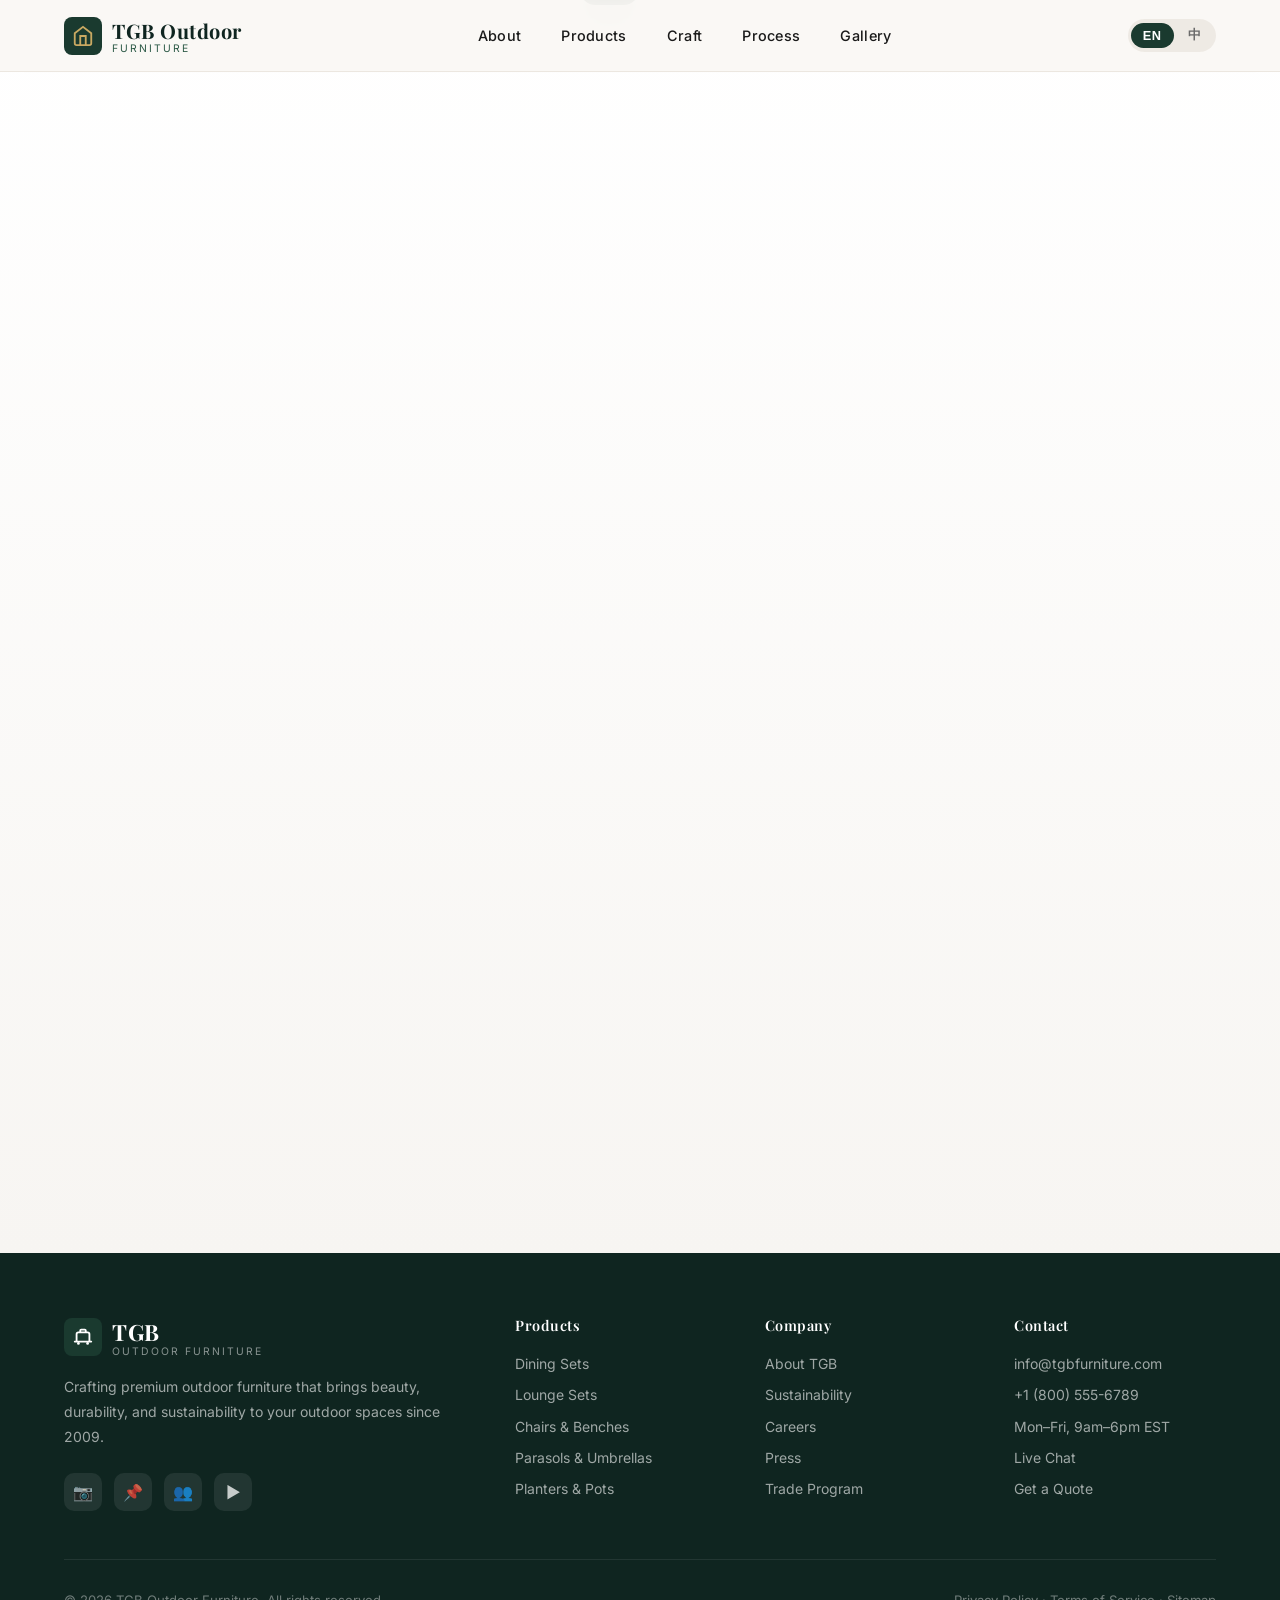
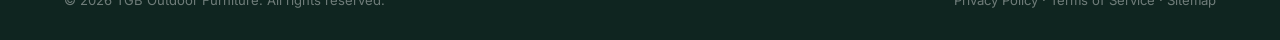
<file: process.html>
<!DOCTYPE html>
<html lang="en">
<head>
  <meta charset="UTF-8" />
  <meta name="viewport" content="width=device-width, initial-scale=1.0"/>
  <title>Production Process – TGB Manufacturing</title>
  <link rel="preconnect" href="https://fonts.googleapis.com">
  <link href="https://fonts.googleapis.com/css2?family=Playfair+Display:wght@400;600;700&family=Inter:wght@300;400;500;600&display=swap" rel="stylesheet">
﻿<!DOCTYPE html>
<html lang="en">
<head>
  <meta charset="UTF-8" />
  <meta name="viewport" content="width=device-width, initial-scale=1.0"/>
  <title>TGB Outdoor Furniture – Crafted for the Outdoors</title>
  <link rel="preconnect" href="https://fonts.googleapis.com">
  <link href="https://fonts.googleapis.com/css2?family=Playfair+Display:wght@400;600;700&family=Inter:wght@300;400;500;600&display=swap" rel="stylesheet">
  <style>
    /* ===== RESET & BASE ===== */
    *, *::before, *::after { box-sizing: border-box; margin: 0; padding: 0; }
    html { scroll-behavior: smooth; -webkit-text-size-adjust: 100%; }
    body {
      font-family: 'Inter', sans-serif;
      color: #2c2c2c;
      background: #faf8f5;
      overflow-x: hidden;
      overflow-wrap: break-word;
    }
    h1, h2, h3, h4, h5, h6, p, span, a, li, td, th, label, button, input, textarea, select {
      overflow-wrap: break-word;
      word-break: break-word;
    }

    /* ===== SECTION STRIPE ===== */
    .stripe-section {
      position: relative;
      overflow: hidden;
    }
    .stripe-section::before {
      content: '';
      position: absolute;
      top: 0; left: 0; right: 0;
      height: 4px;
      background: linear-gradient(90deg, var(--secondary), var(--primary), var(--secondary));
    }
    img { display: block; max-width: 100%; }
    a { text-decoration: none; color: inherit; }

    /* ===== CSS VARIABLES ===== */
    :root {
      --primary: #c9a962;
      --primary-light: #e4d4a5;
      --primary-dark: #9a7b3d;
      --secondary: #1a3a2f;
      --secondary-light: #2d5a47;
      --secondary-dark: #0f2520;
      --cream: #f9f7f3;
      --sand: #e8dcc8;
      --white: #ffffff;
      --text: #1a1a1a;
      --text-light: #6b6b6b;
      --text-muted: #9a9a9a;
      --radius: 16px;
      --radius-sm: 8px;
      --shadow: 0 20px 60px rgba(0,0,0,0.08);
      --shadow-lg: 0 30px 80px rgba(0,0,0,0.12);
      --shadow-sm: 0 4px 20px rgba(0,0,0,0.06);
      /* Membership tier colors */
      --bronze: #cd7f32;
      --bronze-light: #e8b27d;
      --silver: #a8a9ad;
      --silver-light: #d4d5d9;
      --gold-mem: #d4af37;
      --gold-light: #f0d875;
    }

    /* ===== DECORATIVE DIVIDERS ===== */
    .divider-ornament {
      display: flex;
      align-items: center;
      justify-content: center;
      gap: 1rem;
      margin: 1.5rem 0;
    }
    .divider-ornament::before,
    .divider-ornament::after {
      content: '';
      flex: 1;
      height: 1px;
      background: linear-gradient(90deg, transparent, var(--primary), transparent);
      max-width: 200px;
    }
    .divider-ornament span {
      color: var(--primary);
      font-size: 1.2rem;
    }

    /* ===== SECTION ACCENT LINE ===== */
    .accent-line {
      display: block;
      width: 60px;
      height: 3px;
      background: linear-gradient(90deg, var(--primary), var(--primary-dark));
      border-radius: 2px;
      margin: 0.8rem 0 1.5rem;
    }
    .accent-line.center { margin: 0.8rem auto 1.5rem; }

    /* ===== TYPOGRAPHY UPGRADE ===== */
    h1, h2, h3, h4 {
      font-family: 'Playfair Display', serif;
      font-weight: 600;
      line-height: 1.2;
    }
    
    .section-label {
      display: inline-block;
      font-size: 0.75rem;
      font-weight: 600;
      letter-spacing: 3px;
      text-transform: uppercase;
      color: var(--primary);
      margin-bottom: 0.75rem;
      padding: 0.4rem 1rem;
      background: rgba(201,169,98,0.15);
      border-radius: 30px;
    }
    
    .section-title {
      font-size: clamp(2rem, 4vw, 3rem);
      color: var(--primary-dark);
      margin-bottom: 1rem;
    }
    
    .section-title span {
      color: var(--gold);
      position: relative;
    }
    
    .section-desc {
      color: var(--text-light);
      font-size: 1.05rem;
      line-height: 1.7;
      max-width: 600px;
    }

    /* ===== NAVBAR ===== */
    .navbar {
      position: fixed;
      top: 0; left: 0; right: 0;
      z-index: 1000;
      display: flex;
      align-items: center;
      justify-content: space-between;
      padding: 0 5%;
      height: 72px;
      background: rgba(250,248,245,0.92);
      backdrop-filter: blur(16px);
      border-bottom: 1px solid rgba(107,76,42,0.1);
      transition: all 0.3s ease;
    }
    .navbar.scrolled {
      height: 60px;
      box-shadow: 0 4px 24px rgba(0,0,0,0.08);
    }
    .logo {
      display: flex;
      align-items: center;
      gap: 10px;
    }
    .logo-icon {
      width: 38px; height: 38px;
      background: var(--secondary);
      border-radius: 8px;
      display: flex; align-items: center; justify-content: center;
    }
    .logo-icon svg { width: 22px; height: 22px; }
    .logo-text { font-family: 'Playfair Display', serif; font-size: 1.25rem; font-weight: 700; color: var(--secondary-dark); letter-spacing: 0.5px; }
    .logo-sub { font-size: 0.65rem; color: var(--secondary-light); letter-spacing: 2px; text-transform: uppercase; margin-top: -2px; }
    .nav-links { display: flex; gap: 2.5rem; }
    .nav-links a { font-size: 0.9rem; font-weight: 500; color: var(--text); transition: color 0.2s; letter-spacing: 0.3px; }
    .nav-links a:hover { color: var(--secondary); }
    .nav-actions { display: flex; align-items: center; gap: 1rem; }
    .btn-nav {
      background: var(--secondary);
      color: #fff;
      padding: 0.5rem 1.4rem;
      border-radius: 30px;
      font-size: 0.875rem;
      font-weight: 500;
      transition: background 0.2s, transform 0.1s;
      cursor: pointer;
      border: none;
    }
    .btn-nav:hover { background: var(--secondary-dark); transform: translateY(-1px); }
    .hamburger { display: none; flex-direction: column; gap: 5px; cursor: pointer; }
    .hamburger span { display: block; width: 24px; height: 2px; background: var(--secondary-dark); border-radius: 2px; transition: all 0.3s; }

    /* ===== LANGUAGE SWITCHER ===== */
    .lang-switcher {
      display: flex;
      align-items: center;
      background: rgba(107,76,42,0.08);
      border-radius: 30px;
      padding: 3px;
      gap: 2px;
    }
    .lang-btn {
      padding: 0.3rem 0.75rem;
      border-radius: 20px;
      border: none;
      background: transparent;
      color: var(--text-light);
      font-size: 0.8rem;
      font-weight: 600;
      cursor: pointer;
      transition: all 0.2s;
      letter-spacing: 0.5px;
    }
    .lang-btn.active {
      background: var(--secondary);
      color: #fff;
    }
    .lang-btn:hover:not(.active) { color: var(--secondary); }

    /* ===== HERO ===== */
    .hero {
      min-height: 100dvh;
      min-height: 100vh;
      display: flex;
      align-items: center;
      position: relative;
      overflow: hidden;
      padding-top: 72px;
    }
    .hero-bg {
      position: absolute;
      inset: 0;
      background: linear-gradient(135deg, #e8dcc8 0%, #d4c4a8 40%, #c8b898 100%);
      z-index: 0;
    }
    .hero-bg-pattern {
      position: absolute;
      inset: 0;
      background-image: radial-gradient(circle at 20% 80%, rgba(107,76,42,0.08) 0%, transparent 50%),
        radial-gradient(circle at 80% 20%, rgba(74,103,65,0.08) 0%, transparent 50%);
      z-index: 1;
    }
    .hero-shapes {
      position: absolute;
      right: -100px; top: 50%;
      transform: translateY(-50%);
      width: 650px; height: 650px;
      border-radius: 50%;
      background: rgba(107,76,42,0.06);
      z-index: 1;
    }
    .hero-shapes::before {
      content: '';
      position: absolute;
      top: 80px; left: 80px; right: 80px; bottom: 80px;
      border-radius: 50%;
      border: 2px solid rgba(107,76,42,0.12);
    }
    .hero-content {
      position: relative;
      z-index: 2;
      max-width: 1200px;
      margin: 0 auto;
      padding: 0 5%;
      display: grid;
      grid-template-columns: 1fr 1fr;
      gap: 4rem;
      align-items: center;
    }
    .hero-text { }
    .hero-badge {
      display: inline-flex;
      align-items: center;
      gap: 6px;
      background: rgba(26,58,47,0.1);
      color: var(--secondary);
      padding: 0.4rem 1rem;
      border-radius: 30px;
      font-size: 0.8rem;
      font-weight: 600;
      letter-spacing: 1px;
      text-transform: uppercase;
      margin-bottom: 1.5rem;
    }
    .hero-badge::before { content: '✦'; font-size: 0.6rem; }
    .hero-title {
      font-family: 'Playfair Display', serif;
      font-size: clamp(1.8rem, 5vw, 3.5rem);
      line-height: 1.15;
      color: var(--secondary-dark);
      margin-bottom: 1.5rem;
    }
    .hero-title span { color: var(--primary); font-style: italic; }
    .hero-desc {
      font-size: 1.05rem;
      line-height: 1.8;
      color: #5a4a3a;
      margin-bottom: 2.5rem;
      max-width: 480px;
    }
    .hero-actions { display: flex; gap: 1rem; flex-wrap: wrap; }
    .btn-primary {
      background: var(--secondary);
      color: #fff;
      padding: 0.85rem 2.2rem;
      border-radius: 50px;
      font-weight: 600;
      font-size: 0.95rem;
      transition: all 0.2s;
      border: 2px solid var(--secondary);
      cursor: pointer;
    }
    .btn-primary:hover { background: var(--secondary-dark); border-color: var(--secondary-dark); transform: translateY(-2px); box-shadow: 0 8px 24px rgba(26,58,47,0.3); }
    .btn-secondary {
      background: transparent;
      color: var(--secondary-dark);
      padding: 0.85rem 2.2rem;
      border-radius: 50px;
      font-weight: 600;
      font-size: 0.95rem;
      border: 2px solid var(--secondary-dark);
      transition: all 0.2s;
      cursor: pointer;
    }
    .btn-secondary:hover { background: var(--secondary-dark); color: #fff; transform: translateY(-2px); }
    .hero-stats {
      display: flex;
      gap: 2.5rem;
      margin-top: 3rem;
      padding-top: 2rem;
      border-top: 1px solid rgba(26,58,47,0.15);
    }
    .stat-item { }
    .stat-num { font-family: 'Playfair Display', serif; font-size: 2rem; font-weight: 700; color: var(--secondary-dark); }
    .stat-label { font-size: 0.8rem; color: var(--text-light); margin-top: 2px; letter-spacing: 0.5px; }

    /* Hero Visual */
    .hero-visual {
      position: relative;
      display: flex;
      justify-content: center;
      align-items: center;
    }
    .hero-card-main {
      width: 100%;
      max-width: 460px;
      background: #fff;
      border-radius: 24px;
      overflow: hidden;
      box-shadow: 0 24px 80px rgba(0,0,0,0.14);
      position: relative;
    }
    .hero-card-img {
      width: 100%;
      height: 340px;
      background: linear-gradient(160deg, #c8b48a 0%, #a8936a 100%);
      display: flex; align-items: center; justify-content: center;
      position: relative;
      overflow: hidden;
    }
    .furniture-illustration {
      width: 320px; height: 280px;
      position: relative;
    }
    /* SVG Outdoor Furniture Scene */
    .hero-card-info { padding: 1.5rem 2rem; }
    .hero-card-info h3 { font-family: 'Playfair Display', serif; font-size: 1.3rem; color: var(--secondary-dark); margin-bottom: 0.3rem; }
    .hero-card-info p { font-size: 0.85rem; color: var(--text-light); }
    .hero-card-price { font-size: 1.4rem; font-weight: 700; color: var(--secondary); margin-top: 0.5rem; }
    .hero-card-badge {
      position: absolute;
      top: 18px; right: 18px;
      background: var(--primary);
      color: #fff;
      padding: 0.3rem 0.8rem;
      border-radius: 20px;
      font-size: 0.75rem;
      font-weight: 600;
    }
    .hero-card-float {
      position: absolute;
      bottom: -20px; left: -30px;
      background: #fff;
      border-radius: 16px;
      padding: 1rem 1.4rem;
      box-shadow: 0 8px 30px rgba(0,0,0,0.12);
      display: flex;
      align-items: center;
      gap: 12px;
      white-space: normal;
      max-width: 90%;
    }
    .float-icon { width: 42px; height: 42px; background: var(--sand); border-radius: 10px; display: flex; align-items: center; justify-content: center; font-size: 1.4rem; }
    .float-text-main { font-weight: 600; font-size: 0.9rem; color: var(--secondary-dark); }
    .float-text-sub { font-size: 0.75rem; color: var(--text-light); }

    /* ===== SECTION COMMON ===== */
    section { padding: clamp(3rem, 6vw, 6rem) clamp(3%, 5%, 5%); }
    .section-label { font-size: 0.8rem; font-weight: 600; letter-spacing: 2px; text-transform: uppercase; color: var(--secondary-light); margin-bottom: 0.8rem; }
    .section-title { font-family: 'Playfair Display', serif; font-size: clamp(1.6rem, 3.5vw, 2.8rem); color: var(--secondary-dark); line-height: 1.25; }
    .section-title span { color: var(--primary); font-style: italic; }
    .section-desc { font-size: 1rem; color: var(--text-light); line-height: 1.8; max-width: 520px; margin-top: 1rem; }
    .section-header { display: flex; justify-content: space-between; align-items: flex-end; margin-bottom: 3.5rem; }
    .section-header-left { }

    /* ===== FEATURES ===== */
    .features { background: var(--white); }
    .features-grid { display: grid; grid-template-columns: repeat(auto-fit, minmax(220px, 1fr)); gap: 2rem; }
    .feature-card {
      background: var(--cream);
      border-radius: var(--radius);
      padding: 2rem;
      transition: transform 0.3s, box-shadow 0.3s;
      border: 1px solid rgba(107,76,42,0.08);
    }
    .feature-card:hover { transform: translateY(-6px); box-shadow: var(--shadow); }
    .feature-icon {
      width: 56px; height: 56px;
      background: var(--sand);
      border-radius: 14px;
      display: flex; align-items: center; justify-content: center;
      font-size: 1.6rem;
      margin-bottom: 1.2rem;
    }
    .feature-card h3 { font-size: 1.1rem; font-weight: 600; color: var(--secondary-dark); margin-bottom: 0.6rem; }
    .feature-card p { font-size: 0.9rem; color: var(--text-light); line-height: 1.7; }

    /* ===== PRODUCTS ===== */
    .products { background: var(--cream); }
    .products-tabs { display: flex; gap: 0.5rem; margin-bottom: 3rem; flex-wrap: wrap; }
    .tab-btn {
      padding: 0.5rem 1.4rem;
      border-radius: 30px;
      border: 2px solid var(--sand);
      background: transparent;
      color: var(--text-light);
      font-size: 0.875rem;
      font-weight: 500;
      cursor: pointer;
      transition: all 0.2s;
    }
    .tab-btn.active, .tab-btn:hover { background: var(--secondary); border-color: var(--secondary); color: #fff; }
    .products-grid { display: grid; grid-template-columns: repeat(auto-fill, minmax(280px, 1fr)); gap: 2rem; }
    .product-card {
      background: var(--white);
      border-radius: 18px;
      overflow: hidden;
      box-shadow: var(--shadow-sm);
      transition: transform 0.3s, box-shadow 0.3s;
      cursor: pointer;
    }
    .product-card:hover { transform: translateY(-8px); box-shadow: var(--shadow); }
    .product-img {
      height: 220px;
      display: flex; align-items: center; justify-content: center;
      position: relative;
      overflow: hidden;
    }
    .product-img-real {
      width: 100%;
      height: 100%;
      object-fit: cover;
      clip-path: inset(12% 0 18% 0);
      transform: scale(1.45);
    }
    .product-img-overlay {
      position: absolute;
      inset: 0;
      background: rgba(107,76,42,0.6);
      display: flex; align-items: center; justify-content: center;
      opacity: 0;
      transition: opacity 0.3s;
    }
    .product-card:hover .product-img-overlay { opacity: 1; }
    .btn-view { background: #fff; color: var(--secondary); padding: 0.6rem 1.6rem; border-radius: 30px; font-weight: 600; font-size: 0.85rem; }
    .product-tag {
      position: absolute;
      top: 14px; left: 14px;
      padding: 0.25rem 0.75rem;
      border-radius: 20px;
      font-size: 0.72rem;
      font-weight: 600;
      text-transform: uppercase;
      letter-spacing: 0.5px;
    }
    .tag-new { background: var(--secondary-light); color: #fff; }
    .tag-hot { background: #c0392b; color: #fff; }
    .tag-sale { background: #e67e22; color: #fff; }
    .product-body { padding: 1.4rem; }
    .product-body h3 { font-size: 1.05rem; font-weight: 600; color: var(--secondary-dark); margin-bottom: 0.3rem; }
    .product-meta { font-size: 0.82rem; color: var(--text-light); margin-bottom: 0.8rem; }
    .product-footer { display: flex; justify-content: space-between; align-items: center; }
    .product-price { font-size: 1.2rem; font-weight: 700; color: var(--secondary); }
    .product-price span { font-size: 0.85rem; font-weight: 400; color: var(--text-light); text-decoration: line-through; margin-left: 6px; }
    .btn-add {
      width: 36px; height: 36px;
      background: var(--secondary);
      border: none;
      border-radius: 50%;
      color: #fff;
      font-size: 1.3rem;
      cursor: pointer;
      display: flex; align-items: center; justify-content: center;
      transition: background 0.2s, transform 0.1s;
    }
    .btn-add:hover { background: var(--secondary-dark); transform: scale(1.1); }
    .product-stars { color: #f0a500; font-size: 0.85rem; margin-bottom: 0.2rem; }

    /* Furniture color swatches */
    .p1-bg { background: linear-gradient(145deg, #8B7355 0%, #6b5432 100%); }
    .p2-bg { background: linear-gradient(145deg, #5a7a52 0%, #3d5c38 100%); }
    .p3-bg { background: linear-gradient(145deg, #9b8878 0%, #7a6458 100%); }
    .p4-bg { background: linear-gradient(145deg, #c4a882 0%, #a08060 100%); }
    .p5-bg { background: linear-gradient(145deg, #6b8fa0 0%, #4a6e80 100%); }
    .p6-bg { background: linear-gradient(145deg, #b89060 0%, #8a6840 100%); }

    /* Furniture SVGs in cards */
    .product-svg { width: 160px; height: 160px; }

    /* ===== ABOUT / STORY ===== */
    .about { background: var(--secondary-dark); color: #fff; overflow: hidden; position: relative; }
    .about::before {
      content: '';
      position: absolute;
      top: -100px; right: -100px;
      width: 400px; height: 400px;
      border-radius: 50%;
      background: rgba(255,255,255,0.03);
    }
    .about-grid { display: grid; grid-template-columns: 1fr 1fr; gap: 5rem; align-items: center; max-width: 1200px; margin: 0 auto; position: relative; z-index: 1; }
    .about-visual { position: relative; }
    .about-img-box {
      width: 100%;
      height: 420px;
      background: linear-gradient(160deg, rgba(255,255,255,0.08) 0%, rgba(255,255,255,0.03) 100%);
      border-radius: 20px;
      border: 1px solid rgba(255,255,255,0.1);
      display: flex; align-items: center; justify-content: center;
      overflow: hidden;
      position: relative;
    }
    .about-float-card {
      position: absolute;
      bottom: -20px; right: -20px;
      background: var(--primary);
      border-radius: 16px;
      padding: 1.2rem 1.6rem;
      box-shadow: 0 12px 40px rgba(0,0,0,0.3);
    }
    .about-float-num { font-family: 'Playfair Display', serif; font-size: 2.2rem; font-weight: 700; color: #fff; }
    .about-float-txt { font-size: 0.8rem; color: rgba(255,255,255,0.7); letter-spacing: 1px; }
    .about-text .section-label { color: rgba(255,255,255,0.5); }
    .about-text .section-title { color: #fff; }
    .about-text .section-desc { color: rgba(255,255,255,0.7); max-width: 100%; margin-bottom: 2rem; }
    .about-points { display: flex; flex-direction: column; gap: 1rem; margin-top: 1.5rem; }
    .about-point {
      display: flex;
      align-items: flex-start;
      gap: 1rem;
    }
    .point-icon { width: 40px; height: 40px; background: rgba(255,255,255,0.1); border-radius: 10px; display: flex; align-items: center; justify-content: center; font-size: 1.1rem; flex-shrink: 0; }
    .point-text h4 { font-size: 0.95rem; font-weight: 600; color: #fff; margin-bottom: 0.2rem; }
    .point-text p { font-size: 0.85rem; color: rgba(255,255,255,0.6); line-height: 1.6; }

    /* ===== TESTIMONIALS ===== */
    .testimonials { background: var(--white); }
    .testimonials-grid { display: grid; grid-template-columns: repeat(auto-fit, minmax(300px, 1fr)); gap: 2rem; }
    .testi-card {
      background: var(--cream);
      border-radius: 18px;
      padding: 2rem;
      border: 1px solid rgba(107,76,42,0.08);
      transition: transform 0.3s, box-shadow 0.3s;
    }
    .testi-card:hover { transform: translateY(-4px); box-shadow: var(--shadow); }
    .testi-stars { color: #f0a500; font-size: 1rem; margin-bottom: 1rem; }
    .testi-text { font-size: 0.95rem; line-height: 1.8; color: var(--text); margin-bottom: 1.5rem; font-style: italic; }
    .testi-author { display: flex; align-items: center; gap: 12px; }
    .testi-avatar {
      width: 46px; height: 46px;
      border-radius: 50%;
      display: flex; align-items: center; justify-content: center;
      font-weight: 700;
      font-size: 1.1rem;
      color: #fff;
      flex-shrink: 0;
    }
    .av1 { background: linear-gradient(135deg, #9b6b3a, #6b4c2a); }
    .av2 { background: linear-gradient(135deg, #4a8f60, #2e6040); }
    .av3 { background: linear-gradient(135deg, #6b8fa0, #4a6e80); }
    .testi-name { font-weight: 600; font-size: 0.9rem; color: var(--secondary-dark); }
    .testi-loc { font-size: 0.8rem; color: var(--text-light); }

    /* ===== COLLECTION BANNER ===== */
    .collection-banner {
      background: var(--sand);
      padding: 5rem 5%;
    }
    .collection-inner {
      max-width: 1200px;
      margin: 0 auto;
      display: grid;
      grid-template-columns: 1fr 1fr;
      gap: 2rem;
    }
    .coll-card {
      border-radius: 20px;
      padding: 3rem;
      display: flex;
      flex-direction: column;
      justify-content: flex-end;
      min-height: 280px;
      position: relative;
      overflow: hidden;
      cursor: pointer;
      transition: transform 0.3s;
    }
    .coll-card:hover { transform: scale(1.02); }
    .coll-card-1 { background: linear-gradient(160deg, #8B7355, #5c4428); }
    .coll-card-2 { background: linear-gradient(160deg, #4a6741, #2e4228); }
    .coll-card h3 { font-family: 'Playfair Display', serif; font-size: 1.8rem; color: #fff; margin-bottom: 0.5rem; }
    .coll-card p { font-size: 0.9rem; color: rgba(255,255,255,0.8); margin-bottom: 1.5rem; }
    .coll-card a { display: inline-flex; align-items: center; gap: 8px; color: #fff; font-weight: 600; font-size: 0.9rem; border-bottom: 1px solid rgba(255,255,255,0.4); padding-bottom: 3px; transition: gap 0.2s; }
    .coll-card a:hover { gap: 14px; }
    .coll-deco {
      position: absolute;
      top: -30px; right: -30px;
      width: 180px; height: 180px;
      border-radius: 50%;
      background: rgba(255,255,255,0.06);
    }

    /* ===== GALLERY SECTION (视频/照片展示) ===== */
    .gallery-section {
      background: linear-gradient(180deg, var(--secondary-dark) 0%, var(--secondary) 50%, var(--secondary-light) 100%);
      padding: 6rem 5%;
      position: relative;
      overflow: hidden;
    }
    .gallery-section::before {
      content: '';
      position: absolute;
      top: 0; left: 0; right: 0;
      height: 4px;
      background: linear-gradient(90deg, var(--primary), var(--primary-light), var(--primary));
    }
    .gallery-inner { max-width: 1400px; margin: 0 auto; }
    .gallery-header { text-align: center; margin-bottom: 3rem; }
    .gallery-header .section-label { color: var(--primary); }
    .gallery-header .section-title { color: #fff; }
    .gallery-header .section-title span { color: var(--primary); }
    .gallery-header .section-desc { color: rgba(255,255,255,0.7); max-width: 600px; margin: 0 auto; }

    /* Video Featured */
    .gallery-video { margin-bottom: 2.5rem; }
    .video-container {
      position: relative;
      border-radius: var(--radius);
      overflow: hidden;
      aspect-ratio: 16/9;
      max-height: 500px;
      cursor: pointer;
    }
    .video-placeholder {
      width: 100%; height: 100%;
      background: linear-gradient(135deg, #2a4a40 0%, #1a3a2f 100%);
      display: flex;
      flex-direction: column;
      align-items: center;
      justify-content: center;
      gap: 1rem;
    }
    .play-btn {
      width: 80px; height: 80px;
      background: rgba(201, 169, 98, 0.9);
      border-radius: 50%;
      display: flex;
      align-items: center;
      justify-content: center;
      font-size: 2rem;
      color: #fff;
      transition: all 0.3s ease;
    }
    .video-container:hover .play-btn {
      transform: scale(1.1);
      background: var(--primary);
    }
    .video-text { color: #fff; font-size: 1.2rem; font-weight: 500; }


    /* Photo Grid */
    .gallery-grid {
      display: grid;
      grid-template-columns: repeat(3, 1fr);
      gap: 1.25rem;
      margin-bottom: 3rem;
    }
    .gallery-item {
      position: relative;
      border-radius: var(--radius-sm);
      overflow: hidden;
      aspect-ratio: 1;
      cursor: pointer;
    }
    .gallery-item.gallery-large { grid-column: span 2; aspect-ratio: 2/1; }
    .gallery-item img {
      width: 100%; height: 100%;
      object-fit: cover;
      transition: transform 0.5s ease;
    }
    .gallery-item:hover img { transform: scale(1.08); }
    
    /* 处理带微信边框的图片 - 裁剪中间产品区域 */
    .gallery-img-crop {
      object-fit: cover;
      object-position: center 50%;
      transform: scale(1.45);
      clip-path: inset(12% 0 18% 0);
    }
    .gallery-item:hover .gallery-img-crop { transform: scale(1.55); }
    
    /* 第二行产品展示 */
    .gallery-row-2 {
      margin-top: 1.25rem;
    }
    .gallery-overlay {
      position: absolute;
      bottom: 0; left: 0; right: 0;
      padding: 1.25rem;
      background: linear-gradient(transparent, rgba(0,0,0,0.7));
      opacity: 0;
      transition: opacity 0.3s ease;
    }
    .gallery-item:hover .gallery-overlay { opacity: 1; }
    .gallery-overlay span { color: #fff; font-weight: 500; font-size: 1rem; }

    /* Gallery Stats */
    .gallery-stats {
      display: flex;
      justify-content: center;
      gap: 4rem;
      padding: 2rem 0;
      border-top: 1px solid rgba(255,255,255,0.1);
    }
    .gstat-item { text-align: center; }
    .gstat-num {
      font-family: 'Playfair Display', serif;
      font-size: 2.5rem;
      font-weight: 700;
      color: var(--primary);
    }
    .gstat-label { color: rgba(255,255,255,0.6); font-size: 0.85rem; margin-top: 0.25rem; }

    @media (max-width: 900px) {
      .gallery-grid { grid-template-columns: repeat(2, 1fr); }
      .gallery-item.gallery-large { grid-column: span 2; aspect-ratio: 16/9; }
      .gallery-stats { flex-wrap: wrap; gap: 2rem; }
    }
    @media (max-width: 600px) {
      .gallery-grid { grid-template-columns: 1fr; }
      .gallery-item.gallery-large { grid-column: span 1; aspect-ratio: 16/9; }
      .gstat-num { font-size: 1.6rem; }
    }

    /* ===== NEWSLETTER ===== */
    .newsletter {
      background: var(--secondary);
      padding: 5rem 5%;
      text-align: center;
      color: #fff;
    }
    .newsletter-inner { max-width: 600px; margin: 0 auto; }
    .newsletter h2 { font-family: 'Playfair Display', serif; font-size: 2.2rem; margin-bottom: 1rem; }
    .newsletter p { color: rgba(255,255,255,0.8); margin-bottom: 2rem; line-height: 1.7; }
    .newsletter-form { display: flex; gap: 0.75rem; max-width: 480px; margin: 0 auto; }
    .newsletter-form input {
      flex: 1;
      padding: 0.85rem 1.4rem;
      border-radius: 50px;
      border: none;
      font-size: 0.9rem;
      outline: none;
      background: rgba(255,255,255,0.15);
      color: #fff;
    }
    .newsletter-form input::placeholder { color: rgba(255,255,255,0.6); }
    .newsletter-form button {
      background: #fff;
      color: var(--secondary);
      border: none;
      padding: 0.85rem 1.8rem;
      border-radius: 50px;
      font-weight: 600;
      cursor: pointer;
      font-size: 0.9rem;
      white-space: nowrap;
      transition: background 0.2s;
    }
    .newsletter-form button:hover { background: var(--sand); }

    /* ===== FOOTER ===== */
    footer {
      background: var(--secondary-dark);
      color: rgba(255,255,255,0.75);
      padding: 4rem 5% 2rem;
    }
    .footer-grid { display: grid; grid-template-columns: 2fr 1fr 1fr 1fr; gap: 3rem; margin-bottom: 3rem; }
    .footer-brand .logo-text { color: #fff; font-size: 1.4rem; }
    .footer-brand .logo-sub { color: rgba(255,255,255,0.5); }
    .footer-desc { font-size: 0.875rem; line-height: 1.8; color: rgba(255,255,255,0.6); margin-top: 1rem; margin-bottom: 1.5rem; }
    .social-links { display: flex; gap: 0.75rem; }
    .social-btn {
      width: 38px; height: 38px;
      border-radius: 10px;
      background: rgba(255,255,255,0.08);
      display: flex; align-items: center; justify-content: center;
      font-size: 1rem;
      transition: background 0.2s;
      cursor: pointer;
    }
    .social-btn:hover { background: var(--secondary); }
    .footer-col h4 { color: #fff; font-size: 0.9rem; font-weight: 600; margin-bottom: 1.2rem; letter-spacing: 0.5px; }
    .footer-col ul { list-style: none; display: flex; flex-direction: column; gap: 0.7rem; }
    .footer-col ul li a { font-size: 0.875rem; color: rgba(255,255,255,0.6); transition: color 0.2s; }
    .footer-col ul li a:hover { color: var(--sand); }
    .footer-bottom {
      border-top: 1px solid rgba(255,255,255,0.08);
      padding-top: 2rem;
      display: flex;
      justify-content: space-between;
      align-items: center;
      font-size: 0.82rem;
      color: rgba(255,255,255,0.4);
    }

    /* ===== SCROLL TO TOP ===== */
    .scroll-top {
      position: fixed;
      bottom: 2rem;
      right: 2rem;
      width: 48px; height: 48px;
      background: var(--secondary);
      color: #fff;
      border-radius: 50%;
      display: flex; align-items: center; justify-content: center;
      font-size: 1.2rem;
      cursor: pointer;
      opacity: 0;
      transform: translateY(20px);
      transition: all 0.3s;
      z-index: 900;
      box-shadow: 0 4px 20px rgba(107,76,42,0.4);
    }
    .scroll-top.show { opacity: 1; transform: translateY(0); }

    /* ===== MOBILE MENU ===== */
    .mobile-menu {
      position: fixed;
      top: 72px; left: 0; right: 0;
      background: var(--white);
      padding: 2rem 5%;
      box-shadow: 0 8px 30px rgba(0,0,0,0.1);
      z-index: 999;
      transform: translateY(-110%);
      transition: transform 0.3s ease;
    }
    .mobile-menu.open { transform: translateY(0); }
    .mobile-menu a { display: block; padding: 0.75rem 0; font-size: 1rem; font-weight: 500; color: var(--secondary-dark); border-bottom: 1px solid var(--sand); }
    .mobile-menu .btn-nav { margin-top: 1rem; display: inline-block; }

    /* ===== ANIMATIONS ===== */
    @keyframes float { 0%, 100% { transform: translateY(0); } 50% { transform: translateY(-10px); } }
    .float-anim { animation: float 4s ease-in-out infinite; }
    @keyframes fadeInUp { from { opacity: 0; transform: translateY(30px); } to { opacity: 1; transform: translateY(0); } }
    .fade-in { opacity: 0; transform: translateY(30px); transition: opacity 0.7s ease, transform 0.7s ease; }
    .fade-in.visible { opacity: 1; transform: translateY(0); }
    /* Ensure gallery items are visible even without JS */
    .gallery-item, .gallery-video, .gallery-grid, .gallery-section { opacity: 1 !important; transform: none !important; visibility: visible !important; display: block !important; }
    .gallery-item { display: block !important; }
    .gallery-grid { display: grid !important; }

    /* ===== CRAFT FEATURES (家具特色特点区) ===== */
    .craft-section {
      background: linear-gradient(160deg, #0f2520 0%, #1a3a2f 60%, #0f2520 100%);
      padding: 6rem 5%;
      position: relative;
      overflow: hidden;
    }
    .craft-section::before {
      content: '';
      position: absolute;
      inset: 0;
      background-image:
        radial-gradient(circle at 10% 20%, rgba(201,169,98,0.08) 0%, transparent 40%),
        radial-gradient(circle at 90% 80%, rgba(201,169,98,0.06) 0%, transparent 40%);
    }
    .craft-section .section-label { color: rgba(201,169,98,0.8); }
    .craft-section .section-title { color: #fff; }
    .craft-section .section-title span { color: var(--primary); }
    .craft-inner { max-width: 1200px; margin: 0 auto; position: relative; z-index: 1; }
    .craft-header { text-align: center; margin-bottom: 4rem; }
    .craft-header .section-desc { color: rgba(255,255,255,0.65); margin: 1rem auto 0; }
    .craft-grid {
      display: grid;
      grid-template-columns: repeat(3, 1fr);
      gap: 2rem;
    }
    .craft-card {
      background: rgba(255,255,255,0.04);
      border: 1px solid rgba(201,169,98,0.2);
      border-radius: 20px;
      padding: 2.5rem 2rem;
      position: relative;
      transition: transform 0.3s, border-color 0.3s, background 0.3s;
      overflow: hidden;
    }
    .craft-card::before {
      content: '';
      position: absolute;
      top: 0; left: 0; right: 0;
      height: 3px;
      background: linear-gradient(90deg, transparent, var(--primary), transparent);
      transform: scaleX(0);
      transition: transform 0.4s;
    }
    .craft-card:hover { transform: translateY(-8px); border-color: rgba(201,169,98,0.5); background: rgba(255,255,255,0.07); }
    .craft-card:hover::before { transform: scaleX(1); }
    .craft-icon-wrap {
      width: 64px; height: 64px;
      border-radius: 16px;
      background: rgba(201,169,98,0.15);
      border: 1px solid rgba(201,169,98,0.3);
      display: flex; align-items: center; justify-content: center;
      font-size: 1.8rem;
      margin-bottom: 1.5rem;
    }
    .craft-card h3 { font-size: 1.1rem; font-weight: 600; color: #fff; margin-bottom: 0.8rem; }
    .craft-card p { font-size: 0.88rem; color: rgba(255,255,255,0.6); line-height: 1.75; }
    .craft-badge {
      display: inline-block;
      margin-top: 1rem;
      font-size: 0.75rem;
      font-weight: 600;
      color: var(--primary);
      letter-spacing: 1px;
      padding: 0.25rem 0.75rem;
      background: rgba(201,169,98,0.12);
      border-radius: 20px;
    }
    /* Bottom cert strip */
    .craft-certs {
      margin-top: 3.5rem;
      display: flex;
      justify-content: center;
      align-items: center;
      gap: 2.5rem;
      flex-wrap: wrap;
      padding: 2rem;
      background: rgba(255,255,255,0.04);
      border-radius: 16px;
      border: 1px solid rgba(201,169,98,0.15);
    }
    .cert-item { text-align: center; }
    .cert-icon { font-size: 2rem; margin-bottom: 0.4rem; }
    .cert-name { font-size: 0.8rem; font-weight: 700; color: var(--primary); letter-spacing: 1.5px; }
    .cert-sub { font-size: 0.72rem; color: rgba(255,255,255,0.4); margin-top: 2px; }

    /* ===== MEMBERSHIP SECTION (会员体系) ===== */
    .membership {
      background: var(--cream);
      padding: 6rem 5%;
      position: relative;
    }
    .membership::before {
      content: '';
      position: absolute;
      top: 0; left: 0; right: 0;
      height: 4px;
      background: linear-gradient(90deg, var(--secondary), var(--primary), var(--secondary));
    }
    .membership-inner { max-width: 1200px; margin: 0 auto; }
    .membership-header { text-align: center; margin-bottom: 1rem; }
    .membership-header .section-desc { margin: 0.5rem auto 0; }

    /* How it works steps */
    .member-steps {
      display: flex;
      justify-content: center;
      gap: 0;
      margin: 3rem 0 4rem;
      position: relative;
    }
    .member-steps::before {
      content: '';
      position: absolute;
      top: 28px;
      left: 10%;
      right: 10%;
      height: 2px;
      background: linear-gradient(90deg, var(--primary-light), var(--primary), var(--primary-light));
      z-index: 0;
    }
    .step-item {
      flex: 1;
      text-align: center;
      position: relative;
      z-index: 1;
      padding: 0 1rem;
      max-width: 200px;
    }
    .step-num {
      width: 56px; height: 56px;
      background: var(--secondary);
      border: 3px solid var(--primary);
      border-radius: 50%;
      display: flex; align-items: center; justify-content: center;
      font-family: 'Playfair Display', serif;
      font-size: 1.2rem;
      font-weight: 700;
      color: var(--primary);
      margin: 0 auto 1rem;
    }
    .step-title { font-weight: 600; font-size: 0.9rem; color: var(--secondary-dark); margin-bottom: 0.3rem; }
    .step-desc { font-size: 0.8rem; color: var(--text-light); line-height: 1.5; }

    /* Tier cards */
    .tiers-grid {
      display: grid;
      grid-template-columns: repeat(3, 1fr);
      gap: 2rem;
      margin-bottom: 3rem;
    }
    .tier-card {
      border-radius: 24px;
      overflow: hidden;
      position: relative;
      transition: transform 0.35s, box-shadow 0.35s;
      box-shadow: var(--shadow-sm);
    }
    .tier-card:hover { transform: translateY(-10px); box-shadow: var(--shadow-lg); }
    .tier-card.featured {
      transform: scale(1.04);
      box-shadow: 0 24px 80px rgba(212,175,55,0.25);
    }
    .tier-card.featured:hover { transform: scale(1.04) translateY(-8px); }

    .tier-head {
      padding: 2.5rem 2rem 2rem;
      text-align: center;
      position: relative;
    }
    .tier-bronze .tier-head { background: linear-gradient(160deg, #3d2910 0%, #6b4420 100%); }
    .tier-silver .tier-head { background: linear-gradient(160deg, #2a2a2a 0%, #555 100%); }
    .tier-gold .tier-head   { background: linear-gradient(160deg, #5c4000 0%, #a07800 100%); }

    .tier-crown { font-size: 2.5rem; margin-bottom: 0.75rem; display: block; }
    .tier-name {
      font-family: 'Playfair Display', serif;
      font-size: 1.6rem;
      font-weight: 700;
      color: #fff;
      margin-bottom: 0.4rem;
      letter-spacing: 1px;
    }
    .tier-subtitle { font-size: 0.82rem; color: rgba(255,255,255,0.65); letter-spacing: 2px; text-transform: uppercase; }
    .tier-threshold {
      margin-top: 1.2rem;
      display: inline-block;
      padding: 0.4rem 1.2rem;
      border-radius: 30px;
      font-size: 0.8rem;
      font-weight: 600;
    }
    .tier-bronze .tier-threshold { background: rgba(205,127,50,0.25); color: #e8b27d; }
    .tier-silver .tier-threshold { background: rgba(168,169,173,0.25); color: #d4d5d9; }
    .tier-gold .tier-threshold   { background: rgba(212,175,55,0.25); color: #f0d875; }

    .tier-ribbon {
      position: absolute;
      top: 16px; right: -20px;
      background: var(--primary);
      color: var(--secondary-dark);
      font-size: 0.7rem;
      font-weight: 700;
      letter-spacing: 1px;
      padding: 0.25rem 2rem 0.25rem 1rem;
      text-transform: uppercase;
      transform: rotate(0deg);
    }

    .tier-body { background: #fff; padding: 2rem; }
    .tier-perks { list-style: none; display: flex; flex-direction: column; gap: 0.85rem; margin-bottom: 1.8rem; }
    .tier-perks li {
      display: flex;
      align-items: flex-start;
      gap: 0.75rem;
      font-size: 0.88rem;
      color: var(--text);
      line-height: 1.5;
    }
    .perk-icon {
      width: 22px; height: 22px;
      border-radius: 50%;
      display: flex; align-items: center; justify-content: center;
      font-size: 0.75rem;
      flex-shrink: 0;
      margin-top: 1px;
    }
    .tier-bronze .perk-icon { background: rgba(205,127,50,0.15); color: var(--bronze); }
    .tier-silver .perk-icon { background: rgba(168,169,173,0.15); color: var(--silver); }
    .tier-gold   .perk-icon { background: rgba(212,175,55,0.2); color: var(--gold-mem); }

    .tier-highlight {
      display: flex;
      align-items: center;
      gap: 1rem;
      padding: 1rem;
      border-radius: 12px;
      margin-bottom: 1.5rem;
    }
    .tier-bronze .tier-highlight { background: rgba(205,127,50,0.08); border: 1px solid rgba(205,127,50,0.2); }
    .tier-silver .tier-highlight { background: rgba(168,169,173,0.1); border: 1px solid rgba(168,169,173,0.25); }
    .tier-gold   .tier-highlight { background: rgba(212,175,55,0.1); border: 1px solid rgba(212,175,55,0.3); }
    .tier-hl-num {
      font-family: 'Playfair Display', serif;
      font-size: 2rem;
      font-weight: 700;
      line-height: 1;
    }
    .tier-bronze .tier-hl-num { color: var(--bronze); }
    .tier-silver .tier-hl-num { color: var(--silver); }
    .tier-gold   .tier-hl-num { color: var(--gold-mem); }
    .tier-hl-label { font-size: 0.82rem; color: var(--text-light); line-height: 1.4; }

    .btn-tier {
      display: block;
      width: 100%;
      padding: 0.85rem;
      border-radius: 50px;
      font-weight: 600;
      font-size: 0.9rem;
      text-align: center;
      cursor: pointer;
      border: none;
      transition: all 0.2s;
    }
    .tier-bronze .btn-tier { background: linear-gradient(135deg, #cd7f32, #9a5c22); color: #fff; }
    .tier-bronze .btn-tier:hover { box-shadow: 0 6px 20px rgba(205,127,50,0.4); transform: translateY(-2px); }
    .tier-silver .btn-tier { background: linear-gradient(135deg, #888, #555); color: #fff; }
    .tier-silver .btn-tier:hover { box-shadow: 0 6px 20px rgba(100,100,100,0.4); transform: translateY(-2px); }
    .tier-gold   .btn-tier { background: linear-gradient(135deg, #d4af37, #a07800); color: #fff; }
    .tier-gold   .btn-tier:hover { box-shadow: 0 6px 20px rgba(212,175,55,0.5); transform: translateY(-2px); }

    /* Comparison table */
    .member-compare {
      background: #fff;
      border-radius: 20px;
      overflow: hidden;
      box-shadow: var(--shadow-sm);
      border: 1px solid rgba(0,0,0,0.06);
    }
    .compare-head {
      display: grid;
      grid-template-columns: 2fr 1fr 1fr 1fr;
      background: var(--secondary-dark);
      padding: 1.2rem 1.5rem;
      gap: 0;
    }
    .compare-head div { font-size: 0.82rem; font-weight: 700; color: rgba(255,255,255,0.85); text-align: center; letter-spacing: 1px; }
    .compare-head div:first-child { text-align: left; color: rgba(255,255,255,0.5); }
    .compare-row {
      display: grid;
      grid-template-columns: 2fr 1fr 1fr 1fr;
      padding: 1rem 1.5rem;
      gap: 0;
      border-bottom: 1px solid rgba(0,0,0,0.05);
      align-items: center;
      transition: background 0.2s;
    }
    .compare-row:hover { background: var(--cream); }
    .compare-row:last-child { border-bottom: none; }
    .compare-row div { text-align: center; font-size: 0.88rem; }
    .compare-row div:first-child { text-align: left; font-weight: 500; color: var(--text); }
    .check-y { color: #22a855; font-size: 1rem; }
    .check-n { color: #ccc; font-size: 0.9rem; }
    .check-val { font-weight: 600; font-size: 0.9rem; }
    .check-bronze { color: var(--bronze); }
    .check-silver { color: var(--silver); }
    .check-gold   { color: var(--gold-mem); }

    /* ===== RESPONSIVE ===== */
    /* Factory grid responsive */
    .factory-grid { grid-template-columns: repeat(3, 1fr); }
    
    /* Factory card - centered vertical layout for stable bilingual display */
    .factory-card {
      display: flex !important;
      flex-direction: column !important;
      align-items: center !important;
      text-align: center !important;
      padding: 1.5rem 1rem !important;
      background: rgba(255,255,255,0.08);
      border-radius: 16px;
      border: 1px solid rgba(201,169,98,0.3);
      min-width: 0 !important;
      overflow: visible !important;
      transition: transform 0.2s, background 0.2s;
    }
    .factory-card:hover {
      transform: translateY(-2px);
      background: rgba(255,255,255,0.14);
    }
    .factory-flag { font-size: 2rem; margin-bottom: 0.7rem; flex-shrink: 0; }
    .factory-title {
      font-weight: 700;
      color: #c9a962;
      font-size: 0.95rem;
      line-height: 1.4;
      word-break: normal;
      overflow-wrap: break-word;
      max-width: 100%;
    }
    .factory-desc {
      font-size: 0.82rem;
      color: #fff;
      margin-top: 0.35rem;
      line-height: 1.4;
      word-break: normal;
      overflow-wrap: break-word;
      font-weight: 500;
    }

    @media (max-width: 900px) {
      .factory-grid { grid-template-columns: repeat(2, 1fr); }
      .hero-content { grid-template-columns: 1fr; text-align: center; }
      .hero-visual { display: none; }
      .hero-stats { justify-content: center; }
      .hero-actions { justify-content: center; }
      .hero-desc { margin: 0 auto 2.5rem; }
      .about-grid { grid-template-columns: 1fr; gap: 3rem; }
      .about-visual { display: none; }
      .footer-grid { grid-template-columns: 1fr 1fr; gap: 2rem; }
      .collection-inner { grid-template-columns: 1fr; gap: 2rem; }
      .section-header { flex-direction: column; align-items: flex-start; gap: 1.5rem; }
      .craft-grid { grid-template-columns: repeat(2, 1fr); gap: 1.5rem; }
      .tiers-grid { grid-template-columns: 1fr; gap: 2rem; }
      .tier-card.featured { transform: none; }
      .member-steps { flex-wrap: wrap; gap: 2rem; }
      .member-steps::before { display: none; }
      .compare-head, .compare-row { grid-template-columns: 1.5fr 1fr 1fr 1fr; font-size: 0.78rem; }
      .features-grid { gap: 2rem; }
      .products-grid { gap: 1.5rem; }
      /* Tablet font adjustments */
      .hero-title { font-size: clamp(1.8rem, 4vw, 2.8rem); }
      .coll-card h3 { font-size: 1.5rem; }
      .product-range-box { padding: 2rem; }
    }
    @media (max-width: 600px) {
      .factory-grid { grid-template-columns: 1fr; }
      .nav-links { display: none; }
      .nav-actions { display: flex; }
      .btn-nav { display: none; }
      .lang-switcher { background: rgba(107,76,42,0.12); }
      .hamburger { display: flex; }
      section { padding: 3rem 4%; }
      .section-header { flex-direction: column; align-items: flex-start; gap: 1.5rem; }
      .section-title { font-size: clamp(1.5rem, 5vw, 1.8rem) !important; }
      .section-desc { font-size: 0.9rem; margin-top: 0.8rem; }
      .section-label { font-size: 0.65rem; letter-spacing: 2px; padding: 0.3rem 0.8rem; }
      .footer-grid { grid-template-columns: 1fr; gap: 2rem; }
      .newsletter-form { flex-direction: column; }
      .footer-bottom { flex-direction: column; gap: 1rem; text-align: center; }
      .craft-grid { grid-template-columns: 1fr; gap: 1.5rem; }
      .tiers-grid { gap: 1.5rem; }
      .compare-head, .compare-row { grid-template-columns: 1fr 1fr; }
      .compare-head div:nth-child(3),
      .compare-head div:nth-child(4),
      .compare-row div:nth-child(3),
      .compare-row div:nth-child(4) { display: none; }
      .hero-content { gap: 1.5rem; }
      .features-grid { gap: 1.5rem; }
      .products-grid { gap: 1rem; }
      .gallery-grid { gap: 1rem; }
      /* Hero mobile optimization */
      .hero { min-height: 100dvh; padding-top: 70px; }
      .hero-shapes { display: none; }
      .hero h1 { font-size: clamp(1.6rem, 6vw, 2.2rem) !important; }
      .hero-desc { font-size: 0.92rem !important; line-height: 1.7; }
      .hero-stats { gap: 1rem; }
      .hero-stats-item { font-size: 0.8rem; }
      .hero-badge { font-size: 0.65rem; padding: 0.25rem 0.6rem; }
      .hero-card-info h3 { font-size: 1rem; }
      .hero-card-price { font-size: 1.1rem; }
      /* Gallery mobile fix */
      .video-showcase { aspect-ratio: 16/9; }
      .gallery-grid { grid-template-columns: 1fr; gap: 1rem; }
      .gallery-item.gallery-large { grid-column: span 1; aspect-ratio: 16/9; }
      /* Process Flow mobile - grid layout instead of squeezing */
      .process-flow-container {
        display: grid !important;
        grid-template-columns: repeat(4, 1fr) !important;
        gap: 0.6rem !important;
        justify-items: center;
      }
      .process-item {
        width: 100% !important;
        max-width: 80px !important;
        padding: 0.5rem 0.15rem !important;
      }
      .process-icon-wrap { width: 36px !important; height: 36px !important; }
      .process-icon-wrap svg { width: 18px !important; height: 18px !important; }
      .process-num { font-size: 0.55rem !important; margin-bottom: 0.3rem !important; }
      .process-name { font-size: 0.6rem !important; line-height: 1.2; }
      .process-sub { font-size: 0.5rem !important; line-height: 1.2; display: none; }
      .process-arrow { display: none !important; }
      /* About mobile */
      .about-grid { grid-template-columns: 1fr !important; gap: 2rem !important; }
      .about-img-box { height: 250px !important; }
      .about-float-card { bottom: -10px !important; right: -5px !important; padding: 0.8rem 1rem !important; }
      .about-float-num { font-size: 1.6rem !important; }
      .about-float-txt { font-size: 0.65rem !important; }
      .point-text h4 { font-size: 0.85rem; }
      .point-text p { font-size: 0.78rem; }
      /* Collection banner mobile */
      .collection-inner { grid-template-columns: 1fr !important; }
      .coll-card { min-height: 200px; padding: 2rem; }
      .coll-card h3 { font-size: 1.4rem; }
      /* Clients mobile */
      #clients div[style*="font-size:2rem"] { font-size: 1.4rem !important; }
      #clients div[style*="font-size:1.8rem"] { font-size: 1.3rem !important; }
      #clients div[style*="font-size:1.5rem"] { font-size: 1.1rem !important; }
      #clients div[style*="font-size:1.3"] { font-size: 1rem !important; }
      #clients div[style*="font-size:1.4rem"] { font-size: 1.05rem !important; }
      /* Craft cards mobile */
      .craft-card h3 { font-size: 0.95rem; }
      .craft-card p { font-size: 0.8rem; }
      .craft-icon-wrap { width: 50px; height: 50px; font-size: 1.4rem; }
      /* Membership mobile */
      .tier-name { font-size: 1.3rem !important; }
      .tier-hl-num { font-size: 1.6rem !important; }
      .step-num { width: 44px; height: 44px; font-size: 1rem; }
      /* Cambodia section mobile */
      #cambodiaFactory { padding: 1.5rem !important; }
      #cambodiaTitle { font-size: 1.2rem !important; }
      #cambodiaDesc { font-size: 0.82rem !important; }
      #cambodiaBadge { font-size: 0.65rem !important; padding: 0.3rem 1rem !important; }
      /* Factory mobile */
      .factory-grid { grid-template-columns: 1fr !important; }
      .factory-locations { padding: 1.5rem !important; }
      /* Product cards mobile */
      .product-body h3 { font-size: 0.95rem; }
      .product-price { font-size: 1.05rem; }
      .product-meta { font-size: 0.75rem; }
      /* Footer mobile */
      .footer-title { font-size: 1rem; }
      .footer-link { font-size: 0.82rem; }
      /* Lightbox mobile */
      #processLightbox .lb-title { font-size: 0.85rem; bottom: 30px; }
      /* Lab cards mobile */
      .lab-card { padding: 0.8rem !important; }
      .lab-card h5 { font-size: 0.78rem !important; }
      .lab-card p { font-size: 0.68rem !important; }
      .lab-card div[style*="font-size:2rem"] { font-size: 1.5rem !important; }
      /* Product Range mobile */
      .product-range-box { padding: 1.5rem !important; }
      #prodCatTitle { font-size: 1.15rem !important; }
      #prodCatDesc { font-size: 0.8rem !important; }
      .product-range-box div[style*="min-width:140px"] { min-width: 100px !important; padding: 0.8rem 1rem !important; }
      .product-range-box span[style*="font-size:2rem"] { font-size: 1.5rem !important; }
      .product-range-box div[style*="font-size:1.8rem"] { font-size: 1.3rem !important; }
      .product-range-box div[style*="font-size:1.3rem"] { font-size: 1rem !important; }
      /* Clients mobile */
      .clients-logos { gap: 1.5rem !important; }
      .clients-logos > div { font-size: 1.1rem !important; }
      /* Cambodia specs mobile */
      #cambodiaFactory div[style*="font-size:1.8rem"] { font-size: 1.2rem !important; }
      #cambodiaFactory div[style*="font-size:1.3rem"] { font-size: 1rem !important; }
      #cambodiaFactory div[style*="min-width:180px"] { min-width: 120px !important; padding: 1rem 1.2rem !important; }
      #customMade { font-size: 0.9rem !important; }
      /* Timeline mobile */
      .company-timeline { gap: 0.5rem !important; }
      .timeline-item { min-width: 80px !important; padding: 0.8rem 0.6rem !important; }
      .timeline-item div[style*="font-size:1.6rem"] { font-size: 1.2rem !important; }
      .timeline-item div[style*="font-size:1.8rem"] { font-size: 1.3rem !important; }
      .timeline-item div[style*="font-size:0.75rem"] { font-size: 0.65rem !important; }
      .timeline-item div[style*="font-size:0.78rem"] { font-size: 0.68rem !important; }
      .timeline-arrow { font-size: 0.8rem !important; }
      /* Summary stats mobile */
      .company-timeline + div[style*="grid-template-columns:repeat(3"] { grid-template-columns: 1fr !important; gap: 1rem !important; }
      .company-timeline + div div[style*="font-size:2.8rem"] { font-size: 2rem !important; }
      .company-timeline + div div[style*="font-size:2.5rem"] { font-size: 1.8rem !important; }
      .company-timeline + div div[style*="font-size:2.2rem"] { font-size: 1.6rem !important; }
    }

    /* Process step clickable hover */
    .process-step[onclick] { transition: transform 0.2s, box-shadow 0.2s; border-radius: 12px; }
    .process-step[onclick]:hover { transform: translateY(-3px); box-shadow: 0 4px 12px rgba(0,0,0,0.1); }

    /* ===== Process Flow Enhanced ===== */
    .process-flow-container {
      display: flex;
      flex-wrap: wrap;
      justify-content: center;
      gap: 0;
      max-width: 100%;
      margin: 0 auto 2.5rem;
    }
    .process-item {
      display: flex;
      flex-direction: column;
      align-items: center;
      text-align: center;
      padding: 0.8rem 0.5rem;
      position: relative;
      flex: 0 0 auto;
      width: 110px;
      cursor: default;
      transition: transform 0.25s ease, box-shadow 0.25s ease;
      border-radius: 14px;
    }
    .process-item.clickable {
      cursor: pointer;
    }
    .process-item.clickable:hover {
      transform: translateY(-4px);
      box-shadow: 0 8px 24px rgba(26,58,47,0.12);
      background: rgba(201,169,98,0.06);
    }
    .process-item:not(.clickable) {
      opacity: 0.7;
    }
    .process-num {
      font-family: 'Playfair Display', serif;
      font-size: 0.7rem;
      font-weight: 700;
      color: #c9a962;
      margin-bottom: 0.5rem;
      letter-spacing: 1px;
    }
    .process-icon-wrap {
      width: 52px;
      height: 52px;
      border-radius: 50%;
      display: flex;
      align-items: center;
      justify-content: center;
      margin-bottom: 0.6rem;
      transition: transform 0.25s ease, box-shadow 0.25s ease;
      position: relative;
    }
    .process-item.clickable:hover .process-icon-wrap {
      transform: scale(1.08);
      box-shadow: 0 4px 16px rgba(201,169,98,0.3);
    }
    .process-icon-wrap.green {
      background: linear-gradient(135deg, #1a3a2f, #2d5a47);
    }
    .process-icon-wrap.gold {
      background: linear-gradient(135deg, #c9a962, #a8893e);
    }
    .process-name {
      font-size: 0.78rem;
      font-weight: 700;
      color: #1a3a2f;
      line-height: 1.2;
      margin-bottom: 0.15rem;
    }
    .process-sub {
      font-size: 0.65rem;
      color: #999;
      line-height: 1.3;
    }
    /* Clickable indicator - small camera icon */
    .process-item.clickable .process-name::after {
      content: ' 🔍';
      font-size: 0.55rem;
      vertical-align: middle;
      opacity: 0;
      transition: opacity 0.2s;
    }
    .process-item.clickable:hover .process-name::after {
      opacity: 1;
    }
    /* Arrow connector between steps */
    .process-arrow {
      display: flex;
      align-items: center;
      color: #c9a962;
      font-size: 0.9rem;
      padding-bottom: 1.8rem;
      user-select: none;
      opacity: 0.6;
    }

    /* Lightbox enhanced */
    #processLightbox {
      opacity: 0;
      transition: opacity 0.3s ease;
    }
    #processLightbox.active {
      opacity: 1;
    }
    #processLightboxImg {
      transition: transform 0.3s ease, opacity 0.3s ease;
    }
    #processLightbox .lb-title {
      position: absolute;
      bottom: 40px;
      left: 50%;
      transform: translateX(-50%);
      color: rgba(255,255,255,0.85);
      font-size: 1rem;
      font-weight: 600;
      text-shadow: 0 2px 8px rgba(0,0,0,0.5);
      white-space: normal;
      text-align: center;
      max-width: 90%;
      display: none;
    }
    #processLightbox .lb-nav-btn {
      position: absolute;
      top: 50%;
      transform: translateY(-50%);
      width: 48px;
      height: 48px;
      border-radius: 50%;
      background: rgba(255,255,255,0.1);
      backdrop-filter: blur(4px);
      display: none;
      align-items: center;
      justify-content: center;
      cursor: pointer;
      color: #fff;
      font-size: 1.8rem;
      transition: background 0.2s;
      user-select: none;
      border: 1px solid rgba(255,255,255,0.15);
    }
    #processLightbox .lb-nav-btn:hover {
      background: rgba(255,255,255,0.2);
    }
    #processLightbox .lb-nav-btn.prev { left: 20px; }
    #processLightbox .lb-nav-btn.next { right: 20px; }
    #processLightbox .lb-close-btn {
      position: absolute;
      top: 20px;
      right: 24px;
      width: 40px;
      height: 40px;
      border-radius: 50%;
      background: rgba(255,255,255,0.1);
      display: flex;
      align-items: center;
      justify-content: center;
      cursor: pointer;
      color: #fff;
      font-size: 1.5rem;
      transition: background 0.2s;
      border: 1px solid rgba(255,255,255,0.15);
    }
    #processLightbox .lb-close-btn:hover {
      background: rgba(255,255,255,0.25);
    }
    #processLightbox .lb-counter {
      position: absolute;
      top: 24px;
      left: 50%;
      transform: translateX(-50%);
      color: rgba(255,255,255,0.6);
      font-size: 0.85rem;
      display: none;
    }
    /* Dot indicators */
    #processLightbox .lb-dots {
      position: absolute;
      bottom: 16px;
      left: 50%;
      transform: translateX(-50%);
      display: none;
      gap: 6px;
    }
    #processLightbox .lb-dot {
      width: 8px;
      height: 8px;
      border-radius: 50%;
      background: rgba(255,255,255,0.3);
      cursor: pointer;
      transition: background 0.2s, transform 0.2s;
    }
    #processLightbox .lb-dot.active {
      background: #c9a962;
      transform: scale(1.3);
    }
    /* Lab test cards clickable */
    .lab-card {
      background: rgba(255,255,255,0.08);
      padding: 1.5rem;
      border-radius: 16px;
      text-align: center;
      border: 1px solid rgba(255,255,255,0.08);
      cursor: pointer;
      transition: transform 0.25s ease, background 0.25s ease, border-color 0.25s ease;
    }
    .lab-card:hover {
      transform: translateY(-4px);
      background: rgba(201,169,98,0.15);
      border-color: rgba(201,169,98,0.3);
    }
  </style>

</head>
<body>

  <!-- ===== NAVBAR ===== -->
  <nav class="navbar" id="navbar">
    <a href="index.html" class="logo">
      <div class="logo-icon">
        <svg viewBox="0 0 24 24" fill="none" stroke="#c9a962" stroke-width="2"><path d="M3 9l9-7 9 7v11a2 2 0 01-2 2H5a2 2 0 01-2-2z"/><polyline points="9 22 9 12 15 12 15 22"/></svg>
      </div>
      <div>
        <div class="logo-text" id="logoText">TGB Outdoor</div>
        <div class="logo-sub" id="logoSub">FURNITURE</div>
      </div>
    </a>
    <div class="nav-links">
      <a href="about.html" id="navAbout">About</a>
      <a href="products.html" id="navProducts">Products</a>
      <a href="craft.html" id="navCraft">Craft</a>
      <a href="process.html" id="navProcess">Process</a>
      <a href="gallery.html" id="navGallery">Gallery</a>
    </div>
    <div class="nav-actions">
      <div class="lang-switcher">
        <button class="lang-btn active" onclick="setLang('en')">EN</button>
        <button class="lang-btn" onclick="setLang('zh')">中</button>
      </div>
    </div>
    <div class="hamburger" onclick="toggleMobileMenu()">
      <span></span><span></span><span></span>
    </div>
  </nav>
  <div class="mobile-menu" id="mobileMenu">
    <a href="about.html" id="mNavAbout">About</a>
    <a href="products.html" id="mNavProducts">Products</a>
    <a href="craft.html" id="mNavCraft">Craft</a>
    <a href="process.html" id="mNavProcess">Process</a>
    <a href="gallery.html" id="mNavGallery">Gallery</a>
    <div style="display:flex;justify-content:center;gap:0.5rem;margin-top:1rem;padding-top:1rem;border-top:1px solid rgba(107,76,42,0.15);">
      <button class="lang-btn active" onclick="setLang('en')" style="padding:0.4rem 1.2rem;border-radius:20px;border:none;cursor:pointer;font-size:0.85rem;font-weight:600;">EN</button>
      <button class="lang-btn" onclick="setLang('zh')" style="padding:0.4rem 1.2rem;border-radius:20px;border:none;cursor:pointer;font-size:0.85rem;font-weight:600;">中</button>
    </div>
  </div>

  <section class="production-section" id="process" style="background:linear-gradient(180deg,#fff 0%,#f7f5f2 100%);padding:5rem 5%;">
    <div style="max-width:1200px;margin:0 auto;">
      <div style="text-align:center;margin-bottom:3rem;" class="fade-in">
        <div class="section-label" id="processLabel">Production Process</div>
        <h2 class="section-title" id="processTitle">End-to-End <span>Vertical Integration</span></h2>
        <p class="section-desc" id="processDesc" style="max-width:700px;margin:1rem auto 0;">From raw material inspection to finished product shipping — every step is controlled in-house to ensure the highest quality and competitive pricing.</p>
      </div>

      <!-- Process Flow - Single Row with Connectors -->
      <div class="process-flow-container fade-in" id="processFlow">

        <!-- Step 1 - IQC (no image) -->
        <div class="process-item">
          <div class="process-num">01</div>
          <div class="process-icon-wrap green">
            <svg width="26" height="26" fill="none" viewBox="0 0 24 24"><path d="M3 6h18v4H3V6zm0 4l9 8 9-8" stroke="#c9a962" stroke-width="1.5" stroke-linecap="round" stroke-linejoin="round"/></svg>
          </div>
          <div class="process-name" id="step1Title">Incoming QC</div>
          <div class="process-sub" id="step1Desc">IQC Inspection</div>
        </div>
        <div class="process-arrow">→</div>

        <!-- Step 2 - Cutting -->
        <div class="process-item clickable" onclick="openProcessGallery(['images/process/step2-cutting.jpg'], 'Cutting · 激光/冲压切割')">
          <div class="process-num">02</div>
          <div class="process-icon-wrap gold">
            <svg width="26" height="26" fill="none" viewBox="0 0 24 24"><path d="M6 3l12 9-12 9V3z" stroke="#fff" stroke-width="1.5" stroke-linejoin="round"/></svg>
          </div>
          <div class="process-name" id="step2Title">Cutting</div>
          <div class="process-sub" id="step2Desc">激光/冲压切割</div>
        </div>
        <div class="process-arrow">→</div>

        <!-- Step 3 - Bending -->
        <div class="process-item clickable" onclick="openProcessGallery(['images/process/step3-bending.png'], 'Bending · 折弯成型')">
          <div class="process-num">03</div>
          <div class="process-icon-wrap green">
            <svg width="26" height="26" fill="none" viewBox="0 0 24 24"><path d="M4 20L20 4M4 4l16 16" stroke="#c9a962" stroke-width="1.5" stroke-linecap="round"/></svg>
          </div>
          <div class="process-name" id="step3Title">Bending</div>
          <div class="process-sub" id="step3Desc">折弯成型</div>
        </div>
        <div class="process-arrow">→</div>

        <!-- Step 4 - Welding -->
        <div class="process-item clickable" onclick="openProcessGallery(['images/process/step4-welding.png'], 'Welding · 焊接')">
          <div class="process-num">04</div>
          <div class="process-icon-wrap gold">
            <svg width="26" height="26" fill="none" viewBox="0 0 24 24"><path d="M12 2v4m0 12v4M2 12h4m12 0h4" stroke="#fff" stroke-width="1.5" stroke-linecap="round"/></svg>
          </div>
          <div class="process-name" id="step4Title">Welding</div>
          <div class="process-sub" id="step4Desc">焊接</div>
        </div>
        <div class="process-arrow">→</div>

        <!-- Step 5 - Grinding -->
        <div class="process-item clickable" onclick="openProcessGallery(['images/process/step5-grinding.png'], 'Grinding · 研磨/抛光')">
          <div class="process-num">05</div>
          <div class="process-icon-wrap green">
            <svg width="26" height="26" fill="none" viewBox="0 0 24 24"><circle cx="12" cy="12" r="8" stroke="#c9a962" stroke-width="1.5"/><path d="M12 6v6l4 2" stroke="#c9a962" stroke-width="1.5" stroke-linecap="round"/></svg>
          </div>
          <div class="process-name" id="step5Title">Grinding</div>
          <div class="process-sub" id="step5Desc">研磨/抛光</div>
        </div>
        <div class="process-arrow">→</div>

        <!-- Step 6 - Alkaline Wash -->
        <div class="process-item clickable" onclick="openProcessGallery(['images/process/step6-alkaline.png'], 'Alkaline Wash · 碱洗/电泳')">
          <div class="process-num">06</div>
          <div class="process-icon-wrap gold">
            <svg width="26" height="26" fill="none" viewBox="0 0 24 24"><path d="M12 2C6.48 2 2 6.48 2 12s4.48 10 10 10 10-4.48 10-10S17.52 2 12 2zm-1 14H9v-2h2v2zm0-4H9V6h2v6zm4 4h-2v-2h2v2zm0-4h-2V6h2v6z" fill="#fff"/></svg>
          </div>
          <div class="process-name" id="step6Title">Alkaline Wash</div>
          <div class="process-sub" id="step6Desc">碱洗/电泳</div>
        </div>
        <div class="process-arrow">→</div>

        <!-- Step 7 - Powder Coating (3 images) -->
        <div class="process-item clickable" onclick="openProcessGallery(['images/process/step7-coating1.png','images/process/step7-coating2.png','images/process/step7-coating3.png'], 'Powder Coating · 烤粉 & 手刷漆')">
          <div class="process-num">07</div>
          <div class="process-icon-wrap green">
            <svg width="26" height="26" fill="none" viewBox="0 0 24 24"><path d="M3 21h18M9 21V8l-3 4M15 21V8l3 4" stroke="#c9a962" stroke-width="1.5" stroke-linecap="round" stroke-linejoin="round"/></svg>
          </div>
          <div class="process-name" id="step7Title">Powder Coating</div>
          <div class="process-sub" id="step7Desc">烤粉 & 手刷漆</div>
        </div>
        <div class="process-arrow">→</div>

        <!-- Step 8 - Rattan Weaving (3 images) -->
        <div class="process-item clickable" onclick="openProcessGallery(['images/process/step8-rattan1.png','images/process/step8-rattan2.png','images/process/step8-rattan3.png'], 'Rattan Weaving · 编藤')">
          <div class="process-num">08</div>
          <div class="process-icon-wrap gold">
            <svg width="26" height="26" fill="none" viewBox="0 0 24 24"><path d="M4 20h16M8 20V8a2 2 0 012-2h4a2 2 0 012 2v12" stroke="#fff" stroke-width="1.5" stroke-linecap="round" stroke-linejoin="round"/></svg>
          </div>
          <div class="process-name" id="step8Title">Rattan Weaving</div>
          <div class="process-sub" id="step8Desc">编藤</div>
        </div>
        <div class="process-arrow">→</div>

        <!-- Step 9 - Sewing (3 images) -->
        <div class="process-item clickable" onclick="openProcessGallery(['images/process/step9-sewing1.png','images/process/step9-sewing2.png','images/process/step9-sewing3.png'], 'Sewing · 裁剪/车缝/充棉')">
          <div class="process-num">09</div>
          <div class="process-icon-wrap green">
            <svg width="26" height="26" fill="none" viewBox="0 0 24 24"><path d="M12 4l-1.41 1.41L16.17 11H4v2h12.17l-5.58 5.59L12 20l8-8L12 4z" stroke="#c9a962" stroke-width="1.5" stroke-linejoin="round"/></svg>
          </div>
          <div class="process-name" id="step9Title">Sewing</div>
          <div class="process-sub" id="step9Desc">裁剪/车缝/充棉</div>
        </div>
        <div class="process-arrow">→</div>

        <!-- Step 10 - Assembly -->
        <div class="process-item clickable" onclick="openProcessGallery(['images/process/step10-assembly.png'], 'Assembly · 组装')">
          <div class="process-num">10</div>
          <div class="process-icon-wrap gold">
            <svg width="26" height="26" fill="none" viewBox="0 0 24 24"><path d="M12 2l3 6h7l-5.5 4.5 2 7L12 15l-6.5 4.5 2-7L2 8h7l3-6z" fill="#fff"/></svg>
          </div>
          <div class="process-name" id="step10Title">Assembly</div>
          <div class="process-sub" id="step10Desc">组装</div>
        </div>
        <div class="process-arrow">→</div>

        <!-- Step 11 - Final Inspection (no image) -->
        <div class="process-item">
          <div class="process-num">11</div>
          <div class="process-icon-wrap green">
            <svg width="26" height="26" fill="none" viewBox="0 0 24 24"><path d="M9 12l2 2 4-4m6 2a9 9 0 11-18 0 9 9 0 0118 0z" stroke="#c9a962" stroke-width="1.5" stroke-linecap="round" stroke-linejoin="round"/></svg>
          </div>
          <div class="process-name" id="step11Title">Final Inspection</div>
          <div class="process-sub" id="step11Desc">最终检验</div>
        </div>
        <div class="process-arrow">→</div>

        <!-- Step 12 - Packaging -->
        <div class="process-item clickable" onclick="openProcessGallery(['images/process/step12-packaging.png'], 'Packaging · 包装出货')">
          <div class="process-num">12</div>
          <div class="process-icon-wrap gold">
            <svg width="26" height="26" fill="none" viewBox="0 0 24 24"><path d="M21 16V8a2 2 0 00-1-1.73l-7-4a2 2 0 00-2 0l-7 4A2 2 0 002 8v8a2 2 0 001 1.73l7 4a2 2 0 002 0l7-4A2 2 0 0022 16z" stroke="#fff" stroke-width="1.5"/><path d="M12 22V12M22 8.5l-10 6L2 8.5" stroke="#fff" stroke-width="1.5"/></svg>
          </div>
          <div class="process-name" id="step12Title">Packaging</div>
          <div class="process-sub" id="step12Desc">包装出货</div>
        </div>

      </div>

      <!-- Testing Lab Section - PPT Slide 12 -->
      <div class="fade-in" style="background:#1a3a2f;border-radius:24px;padding:3rem;color:#fff;margin-top:1rem;">
        <h3 style="text-align:center;font-size:1.4rem;margin-bottom:0.5rem;font-family:'Playfair Display',serif;" id="labTitle">🔬 Advanced Testing Laboratory</h3>
        <p style="text-align:center;font-size:0.9rem;color:rgba(255,255,255,0.7);margin-bottom:2rem;max-width:600px;margin-left:auto;margin-right:auto;" id="labDesc">Every product undergoes rigorous testing before shipment to ensure it meets international quality standards.</p>
        <div style="display:grid;grid-template-columns:repeat(auto-fit,minmax(160px,1fr));gap:1.2rem;max-width:1000px;margin:0 auto;">
          <div class="lab-card" onclick="openProcessGallery(['images/process/test1-vibration.png'], 'Vibration Test · 振动测试')">
            <div style="font-size:2rem;margin-bottom:0.8rem;">📳</div>
            <h5 style="font-weight:600;margin-bottom:0.4rem;font-size:0.92rem;" id="test1Title">Vibration Test</h5>
            <p style="font-size:0.78rem;color:rgba(255,255,255,0.6);" id="test1Desc">振动测试</p>
          </div>
          <div class="lab-card" onclick="openProcessGallery(['images/process/test2-colorfastness.png'], 'Color Fastness · 摩擦色牢度')">
            <div style="font-size:2rem;margin-bottom:0.8rem;">🎨</div>
            <h5 style="font-weight:600;margin-bottom:0.4rem;font-size:0.92rem;" id="test2Title">Color Fastness</h5>
            <p style="font-size:0.78rem;color:rgba(255,255,255,0.6);" id="test2Desc">摩擦色牢度</p>
          </div>
          <div class="lab-card" onclick="openProcessGallery(['images/process/test3-burst.png'], 'Burst Strength · 耐破强度')">
            <div style="font-size:2rem;margin-bottom:0.8rem;">💨</div>
            <h5 style="font-weight:600;margin-bottom:0.4rem;font-size:0.92rem;" id="test3Title">Burst Strength</h5>
            <p style="font-size:0.78rem;color:rgba(255,255,255,0.6);" id="test3Desc">耐破强度</p>
          </div>
          <div class="lab-card" onclick="openProcessGallery(['images/process/test4-impact.png'], 'Impact Test · 冲击测试')">
            <div style="font-size:2rem;margin-bottom:0.8rem;">⚡</div>
            <h5 style="font-weight:600;margin-bottom:0.4rem;font-size:0.92rem;" id="test4Title">Impact Test</h5>
            <p style="font-size:0.78rem;color:rgba(255,255,255,0.6);" id="test4Desc">冲击测试</p>
          </div>
          <div class="lab-card" onclick="openProcessGallery(['images/process/test5-drop.png'], 'Drop Test · 落地测试')">
            <div style="font-size:2rem;margin-bottom:0.8rem;">📦</div>
            <h5 style="font-weight:600;margin-bottom:0.4rem;font-size:0.92rem;" id="test5Title">Drop Test</h5>
            <p style="font-size:0.78rem;color:rgba(255,255,255,0.6);" id="test5Desc">落地测试</p>
          </div>
          <div class="lab-card" onclick="openProcessGallery(['images/process/test6-saltspray.png'], 'Salt Spray · 盐雾测试')">
            <div style="font-size:2rem;margin-bottom:0.8rem;">🧪</div>
            <h5 style="font-weight:600;margin-bottom:0.4rem;font-size:0.92rem;" id="test6Title">Salt Spray</h5>
            <p style="font-size:0.78rem;color:rgba(255,255,255,0.6);" id="test6Desc">盐雾测试</p>
          </div>
        </div>
      </div>
    </div>
  </section>


  <!-- ===== FOOTER ===== -->
  <footer id="contact">
    <div style="max-width:1200px;margin:0 auto;">
      <div class="footer-grid">
        <div class="footer-brand">
          <div class="logo">
            <div class="logo-icon">
              <svg viewBox="0 0 24 24" fill="none">
                <path d="M3 17h18M5 17V9a2 2 0 012-2h10a2 2 0 012 2v8M9 7V5a1 1 0 011-1h4a1 1 0 011 1v2" stroke="#fff" stroke-width="2" stroke-linecap="round"/>
                <circle cx="7" cy="19" r="1.5" fill="#fff"/>
                <circle cx="17" cy="19" r="1.5" fill="#fff"/>
              </svg>
            </div>
            <div>
              <div class="logo-text">TGB</div>
              <div class="logo-sub">Outdoor Furniture</div>
            </div>
          </div>
          <p class="footer-desc">Crafting premium outdoor furniture that brings beauty, durability, and sustainability to your outdoor spaces since 2009.</p>
          <div class="social-links">
            <div class="social-btn" title="Instagram">📷</div>
            <div class="social-btn" title="Pinterest">📌</div>
            <div class="social-btn" title="Facebook">👥</div>
            <div class="social-btn" title="YouTube">▶️</div>
          </div>
        </div>
        <div class="footer-col">
          <h4>Products</h4>
          <ul>
            <li><a href="#">Dining Sets</a></li>
            <li><a href="#">Lounge Sets</a></li>
            <li><a href="#">Chairs & Benches</a></li>
            <li><a href="#">Parasols & Umbrellas</a></li>
            <li><a href="#">Planters & Pots</a></li>
          </ul>
        </div>
        <div class="footer-col">
          <h4>Company</h4>
          <ul>
            <li><a href="#about">About TGB</a></li>
            <li><a href="#">Sustainability</a></li>
            <li><a href="#">Careers</a></li>
            <li><a href="#">Press</a></li>
            <li><a href="#">Trade Program</a></li>
          </ul>
        </div>
        <div class="footer-col">
          <h4>Contact</h4>
          <ul>
            <li><a href="mailto:info@tgbfurniture.com">info@tgbfurniture.com</a></li>
            <li><a href="tel:+18005556789">+1 (800) 555-6789</a></li>
            <li><a href="#">Mon–Fri, 9am–6pm EST</a></li>
            <li><a href="#">Live Chat</a></li>
            <li><a href="#">Get a Quote</a></li>
          </ul>
        </div>
      </div>
      <div class="footer-bottom">
        <span>© 2026 TGB Outdoor Furniture. All rights reserved.</span>
        <span>Privacy Policy · Terms of Service · Sitemap</span>
      </div>
    </div>
  </footer>


  <!-- Scroll to top -->
  <div class="scroll-top" id="scrollTop" onclick="window.scrollTo({top:0,behavior:'smooth'})">&#8593;</div>

  <!-- Scroll to top -->
  <div class="scroll-top" id="scrollTop" onclick="window.scrollTo({top:0,behavior:'smooth'})">↑</div>



  <script>
    // Navbar scroll effect
    window.addEventListener('scroll', () => {
      const nav = document.getElementById('navbar');
      const st = document.getElementById('scrollTop');
      if (window.scrollY > 60) {
        nav.classList.add('scrolled');
        st.classList.add('show');
      } else {
        nav.classList.remove('scrolled');
        st.classList.remove('show');
      }
    });

    // Mobile menu
    function toggleMenu() {
      const menu = document.getElementById('mobileMenu');
      menu.classList.toggle('open');
    }

    // Fade-in on scroll
    const observer = new IntersectionObserver((entries) => {
      entries.forEach(e => {
        if (e.isIntersecting) {
          e.target.classList.add('visible');
          observer.unobserve(e.target);
        }
      });
    }, { threshold: 0.12 });
    document.querySelectorAll('.fade-in').forEach(el => observer.observe(el));

    // Product tabs filter
    function filterTab(btn, cat) {
      document.querySelectorAll('.tab-btn').forEach(b => b.classList.remove('active'));
      btn.classList.add('active');
      document.querySelectorAll('.product-card').forEach(card => {
        if (cat === 'all' || card.dataset.cat === cat) {
          card.style.display = '';
        } else {
          card.style.display = 'none';
        }
      });
    }

    // Newsletter submit
    function handleNewsletterSubmit(e) {
      e.preventDefault();
      const btn = e.target.querySelector('button');
      btn.textContent = '✓ Subscribed!';
      btn.style.background = '#4a6741';
      btn.style.color = '#fff';
      setTimeout(() => {
        btn.textContent = 'Subscribe';
        btn.style.background = '';
        btn.style.color = '';
        e.target.reset();
      }, 3000);
    }

    // Add to cart feedback
    document.querySelectorAll('.btn-add').forEach(btn => {
      btn.addEventListener('click', function() {
        this.textContent = '✓';
        this.style.background = '#4a6741';
        setTimeout(() => {
          this.textContent = '+';
          this.style.background = '';
        }, 1500);
      });
    });

    /* ===== MULTI-LANGUAGE SYSTEM ===== */
    const translations = {
      en: {
        // Nav & Hero
        navProducts: 'Products',
        navAbout: 'About Us',
        navCraft: 'Craftsmanship',
        navMembership: 'Membership',
        navGallery: 'Gallery',
        navCollections: 'Factory',
        navContact: 'Contact',
        navQuote: 'Get a Quote',
        heroBadge: 'Leading Manufacturer Since 2008',
        heroTitle: 'Your Trusted <span>Global</span> Partner',
        heroDesc: "Industry-leading manufacturer, trusted by major US retailers worldwide. With 8 factories across 3 countries and 4,500+ skilled workers, we deliver premium quality at competitive prices.",
        heroBtn1: 'Explore Products',
        heroBtn2: 'Visit Factory',
        heroStatsProducts: 'Global Factories',
        heroStatsClients: 'Production Space',
        heroStatsWorkers: 'Skilled Workers',
        heroStatsCountries: 'Countries Served',
        heroCardTitle: 'Outdoor Dining Set',
        heroCardMeta: 'Teak Wood · Weatherproof',
        heroCardPrice: '$1,299',
        heroCardBadge: 'Best Seller',
        heroFloatTitle: '15+ Years',
        heroFloatSub: 'Industry Experience',
        // Features
        featLabel: 'Why Choose TGB',
        featTitle: 'Your Manufacturing <span>Advantage</span>',
        feat1Title: 'Retailer Trusted',
        feat1Desc: 'Long-term partnerships with major US retailers including Lowes, Michaels, Home Depot since 2008.',
        feat2Title: 'Vertical Integration',
        feat2Desc: 'Full control from raw materials to packaging. ERP & ISO certified quality management.',
        feat3Title: 'In-house Testing',
        feat3Desc: 'Advanced lab with vibration, salt spray, impact & drop tests. ISO standards compliance.',
        feat4Title: 'Sustainability',
        feat4Desc: 'FSC-certified materials, recycled aluminum, and eco-friendly manufacturing processes.',
        // Products
        prodLabel: 'Our Products',
        prodTitle: 'Product <span>Categories</span>',
        prodDesc: 'Comprehensive outdoor furniture and seasonal decorations for global retailers.',
        prodViewAll: 'View All →',
        tabAll: 'All',
        tabDining: 'Dining Sets',
        tabLounge: 'Lounge',
        tabChairs: 'Chairs',
        tabAcc: 'Accessories',
        quickView: 'View Details',
        // Products names
        prod1Name: 'Teak Dining Set',
        prod1Meta: '4 Chairs + Table · Teak Wood',
        prod2Name: 'Garden Lounge Sofa',
        prod2Meta: '3-Seat · All-Weather Wicker',
        prod3Name: 'Adirondack Chair',
        prod3Meta: 'Single · HDPE Lumber',
        prod4Name: 'Round Bistro Set',
        prod4Meta: '2 Chairs + Round Table',
        prod5Name: 'Sectional Daybed',
        prod5Meta: 'L-Shape · Aluminum Frame',
        prod6Name: 'Garden Parasol',
        prod6Meta: '3m Diameter · UV Protection',
        tagsHot: 'Hot',
        tagsNew: 'New',
        tagsSale: 'Sale',
        // About
        aboutLabel: 'Company Overview',
        aboutTitle: 'TGB <span>Development History</span>',
        aboutDesc: 'From a single factory in 2008 to 8 manufacturing bases across 3 countries. Our group includes: 正阳县合兴灯饰有限公司, Boxu Crafts Co., Ltd, Season Plus Arts & Crafts, 东莞市合兴圣诞礼品有限公司, 惠州市凯德新能源灯饰有限公司, TGB Electronic Lighting, TGB Outdoor Furniture, BENE HOME TREE & CRAFTS CO.LTD, 安徽凯德工艺品有限公司',
        aboutPt1Title: 'Sustainably Sourced',
        aboutPt1Desc: 'FSC-certified teak, reclaimed wood, and recycled aluminum form the backbone of our range.',
        aboutPt2Title: 'Expert Craftsmanship',
        aboutPt2Desc: 'Our master craftsmen bring decades of experience and pride to every joint and finish.',
        aboutPt3Title: 'Global Reach',
        aboutPt3Desc: 'We ship to 40+ countries, bringing premium outdoor living to homes around the world.',
        aboutFloat: 'Years of Excellence',
        // Collections
        coll1Title: 'Teak Collection',
        coll1Desc: 'Timeless teak pieces built to weather any season with grace.',
        coll2Title: 'Garden Lounge',
        coll2Desc: 'Sink into luxury with our all-weather wicker lounge range.',
        shopNow: 'Shop Now →',
        // Clients
        clientsTitle: 'Our <span>Retail Partners</span>',
        clientsDesc: "We've built lasting relationships with the world's top home improvement and retail brands.",
        clientsYears: 'Years Partnership',
        clientsContainers: 'Containers/Year',
        clientsDelivery: 'On-Time Delivery',
        // Testimonials
        testiLabel: 'Testimonials',
        testiTitle: 'What Our <span>Clients Say</span>',
        testi1Text: '"TGB transformed our backyard completely. The teak dining set is absolutely stunning and has held up perfectly through two harsh winters. Incredible quality!"',
        testi1Name: 'Sarah Mitchell',
        testi1Loc: 'San Francisco, CA',
        testi2Text: '"Ordered the garden lounge set and couldn\'t be happier. Delivery was white-glove, setup was seamless, and the craftsmanship is exceptional. 10/10."',
        testi2Name: 'James Harrington',
        testi2Loc: 'Austin, TX',
        testi3Text: '"We\'ve purchased from TGB for two of our hotels. Their commercial range is unbeatable — guests always comment on the beautiful terrace furniture."',
        testi3Name: 'Lucia Fernandez',
        testi3Loc: 'Miami, FL',
        // Newsletter
        newsTitle: 'Stay Connected',
        newsDesc: 'Get the latest product updates and industry news delivered to your inbox.',
        newsPlaceholder: 'Enter your email address',
        newsBtn: 'Subscribe',
        // Footer
        footerDesc: 'Leading manufacturer of seasonal decorations and outdoor furniture since 2008. Trusted by major retailers worldwide.',
        footerProducts: 'Products',
        footerCompany: 'Company',
        footerContact: 'Contact',
        footerProd1: 'Outdoor Furniture',
        footerProd2: 'Seasonal Decorations',
        footerProd3: 'Holiday Lighting',
        footerProd4: 'Indoor Furniture',
        footerProd5: 'OEM/ODM Services',
        footerComp1: 'About TGB',
        footerComp2: 'Factories',
        footerComp3: 'Sustainability',
        footerComp4: 'Careers',
        footerComp5: 'Contact Us',
        footerBot1: '© 2026 TGB Outdoor Furniture. All rights reserved.',
        footerBot2: 'Privacy Policy · Terms of Service',
        // Craft Section
        craftLabel: 'Furniture Craftsmanship',
        craftTitle: 'Why Our Furniture <span>Stands Apart</span>',
        craftDesc: 'Every piece we manufacture carries the hallmark of precision engineering, premium materials, and relentless quality standards built over 15+ years.',
        craft1Title: 'FSC-Certified Teak & Premium Wood',
        craft1Desc: 'We source only Grade-A FSC-certified teak from sustainably managed forests. Natural oils repel water, resist insects, and prevent warping — no chemical treatment required.',
        craft1Badge: 'NATURAL OIL CONTENT ≥ 8%',
        craft2Title: 'Marine-Grade Aluminum Frames',
        craft2Desc: 'All aluminum components use 6061-T6 aerospace alloy with powder-coat finish tested to 1000+ hours salt-spray resistance. Lightweight yet stronger than steel.',
        craft2Badge: '1000H SALT-SPRAY TESTED',
        craft3Title: 'Solution-Dyed Acrylic Fabric',
        craft3Desc: 'Cushion fabrics are solution-dyed — color embedded into the fiber, not just the surface. UV-resistant 3000+ hours, fade-proof, mold-resistant, machine washable.',
        craft3Badge: 'UV RATING 50+',
        craft4Title: 'Precision Mortise & Tenon Joinery',
        craft4Desc: 'Traditional woodworking meets modern CNC precision. Marine-grade adhesive and stainless steel hardware rated for 300kg+ static load capacity.',
        craft4Badge: '300KG LOAD RATED',
        craft5Title: 'Vertical Integration & In-House Testing',
        craft5Desc: 'From raw material to finished product — all under one roof. In-house lab runs vibration, drop, impact, chemical resistance, and dimensional stability tests.',
        craft5Badge: 'ISO 9001 CERTIFIED',
        craft6Title: 'All-Climate Engineering',
        craft6Desc: 'Designed for extremes: -20°C Nordic winters to 50°C desert summers. Zero rust, zero warp, zero fade guarantee backed by our 10-year structural warranty.',
        craft6Badge: '10-YEAR WARRANTY',
        cert1Sub: 'Certified Wood', cert2Sub: 'Quality System', cert3Sub: 'Environmental Mgmt',
        cert4Sub: 'Social Compliance', cert5Sub: 'Safety Standards', cert6Sub: 'Eco Materials',
        // Process
        navProcess: 'Process',
        processLabel: 'Production Process',
        processTitle: 'End-to-End <span>Vertical Integration</span>',
        processDesc: 'From raw material inspection to finished product shipping — every step is controlled in-house to ensure the highest quality and competitive pricing.',
        step1Title: 'Incoming QC', step1Desc: 'IQC Inspection',
        step2Title: 'Cutting', step2Desc: 'Laser/Punch',
        step3Title: 'Bending', step3Desc: '成型折弯',
        step4Title: 'Welding', step4Desc: '焊接',
        step5Title: 'Grinding', step5Desc: '研磨抛光',
        step6Title: 'Alkaline Wash', step6Desc: '碱洗/电泳',
        step7Title: 'Powder Coating', step7Desc: '烤粉 & 手刷漆',
        step8Title: 'Rattan Weaving', step8Desc: '编藤',
        step9Title: 'Sewing', step9Desc: '裁剪/车缝/充棉',
        step10Title: 'Assembly', step10Desc: '组装',
        step11Title: 'Final Inspection', step11Desc: '最终检验',
        step12Title: 'Packaging', step12Desc: '包装出货',
        labTitle: '🔬 Advanced Testing Laboratory',
        labDesc: 'Every product undergoes rigorous testing before shipment to ensure it meets international quality standards.',
        test1Title: 'Vibration Test', test1Desc: '振动测试',
        test2Title: 'Color Fastness', test2Desc: '摩擦色牢度',
        test3Title: 'Burst Strength', test3Desc: '耐破强度',
        test4Title: 'Impact Test', test4Desc: '冲击测试',
        test5Title: 'Drop Test', test5Desc: '落地测试',
        test6Title: 'Salt Spray', test6Desc: '盐雾测试',
        // Membership
        memLabel: 'B2B Partner Program',
        memTitle: 'TGB <span>Dealer Membership</span>',
        memDesc: 'Join our exclusive dealer network and unlock tiered privileges — priority pricing, dedicated support, and early access to new collections.',
        step1Title: 'Register', step1Desc: 'Submit your business license & contact info online',
        step2Title: 'Verify', step2Desc: 'Our team reviews and approves within 48 hours',
        step3Title: 'Place Order', step3Desc: 'Access member pricing and place your first order',
        step4Title: 'Level Up', step4Desc: 'Hit annual targets to upgrade your tier automatically',
        tierBronzeName: 'Bronze', tierBronzeSub: 'Authorized Dealer', tierBronzeThresh: 'Annual Order ≥ $20,000',
        tierBronzeHl: 'Base discount off<br/>standard price list',
        bronzePerk1: 'Access to full product catalog & wholesale prices',
        bronzePerk2: 'Dedicated sales rep (email support)',
        bronzePerk3: '30-day payment terms (after 1st order)',
        bronzePerk4: 'Standard lead time: 45–60 days',
        bronzePerk5: 'Free product samples (up to 2 SKUs)',
        bronzePerk6: 'Access to digital marketing assets',
        btnBronze: 'Apply for Bronze →',
        tierSilverName: 'Silver', tierSilverSub: 'Premium Partner', tierSilverThresh: 'Annual Order ≥ $80,000',
        tierSilverHl: 'Enhanced discount +<br/>quarterly rebate 2%',
        silverPerk1: 'All Bronze benefits included',
        silverPerk2: 'Priority production scheduling',
        silverPerk3: '60-day payment terms',
        silverPerk4: 'Fast-track lead time: 30–45 days',
        silverPerk5: 'OEM/custom branding service',
        silverPerk6: 'Annual factory visit invitation',
        btnSilver: 'Apply for Silver →',
        tierGoldName: 'Gold', tierGoldSub: 'Strategic Alliance', tierGoldThresh: 'Annual Order ≥ $300,000',
        tierGoldHl: 'Best-in-class pricing +<br/>quarterly rebate 5%',
        tierGoldRibbon: 'Most Exclusive',
        goldPerk1: 'All Silver benefits included',
        goldPerk2: 'Exclusive product SKUs not available to others',
        goldPerk3: '90-day open credit line',
        goldPerk4: 'Dedicated project manager + 24/7 hotline',
        goldPerk5: 'Co-development new product rights (NDAs)',
        goldPerk6: 'Annual performance bonus up to 3% turnover',
        btnGold: 'Apply for Gold →',
        compareFeature: 'Benefit / Tier',
        cmp1: 'Base Discount', cmp2: 'Quarterly Rebate', cmp3: 'Payment Terms',
        cmp4: 'Lead Time', cmp5: 'OEM / Custom Branding', cmp6: 'Exclusive SKUs',
        cmp7: 'Factory Visit', cmp8: 'Dedicated Manager', cmp9: 'Co-Development Rights',
        // Gallery
        galleryLabel: 'Showroom',
        galleryTitle: 'Experience Our <span>Collections</span>',
        galleryDesc: 'Explore our stunning outdoor furniture collections through video showcases and high-resolution photo galleries. See the quality craftsmanship and elegant designs up close.',
        videoBadge: 'Featured Video',
        videoTitle: 'Product Showcase',
        videoDesc: 'Watch Our Furniture in Action',
        galleryImg1Title: 'Luxury Lounge Collection',
        galleryImg2Title: 'Wicker Sofa Series',
        galleryImg3Title: 'Garden Dining Set',
        galleryImg4Title: 'Round Table Collection',
        galleryImg5Title: 'Garden Lounge',
        galleryImg6Title: 'Modern Chair & Table',
        galleryImg7Title: 'Designer Wicker Chair',
        galleryImg8Title: 'Curved Wicker Chair',
        galleryImg9Title: 'Garden Wicker Chair',
        galleryImg10Title: 'Modern Wicker Design',
        galleryImg11Title: 'Lounge Wicker Chair',
        galleryImg12Title: 'Elegant Bar Stool',
        // Products
        prod1Title: 'Luxury Lounge Set',
        prod1Meta: 'Complete Outdoor Living · Premium Wicker',
        prod1Price: '$2,999',
        prod2Title: 'Wicker Sofa Set',
        prod2Meta: '3-Seat · All-Weather Rattan',
        prod2Price: '$1,299',
        prod3Title: 'Garden Dining Set',
        prod3Meta: 'Table + Chairs · Outdoor Dining',
        prod3Price: '$1,599',
        prod4Title: 'Round Table Set',
        prod4Meta: '4 Chairs + Round Table',
        prod4Price: '$1,199',
        prod5Title: 'Designer Wicker Chair',
        prod5Meta: 'Single Seat · Handwoven',
        prod5Price: '$599',
        prod6Title: 'Curved Wicker Chair',
        prod6Meta: 'Ergonomic Design · Outdoor Ready',
        prod6Price: '$499',
        gstat1: 'Product SKUs',
        gstat2: 'Photos',
        gstat3: 'Video Contents',
        gstat4: 'Virtual Access',
      },
      zh: {
        // Nav & Hero
        navProducts: '产品',
        navAbout: '关于我们',
        navCraft: '工艺特色',
        navGallery: '展厅',
        navMembership: '经销商会员',
        navCollections: '工厂',
        navContact: '联系',
        navQuote: '获取报价',
        heroBadge: '自2008年起领先的制造商',
        heroTitle: '您值得信赖的<span>全球</span>合作伙伴',
        heroDesc: '行业领先制造商，2008年以来深受全球主要美国零售商信赖。我们在3个国家拥有8家工厂和4500多名熟练工人，以优惠价格提供优质产品。',
        heroBtn1: '探索产品',
        heroBtn2: '参观工厂',
        heroStatsProducts: '全球工厂',
        heroStatsClients: '生产面积',
        heroStatsWorkers: '熟练工人',
        heroStatsCountries: '服务国家',
        heroCardTitle: '花园餐厅套装',
        heroCardMeta: '柚木 · 防水 · 4件套',
        heroCardPrice: '$1,299',
        heroCardBadge: '畅销款',
        heroFloatTitle: '10年质保',
        heroFloatSub: '防晒防雨',
        // Features
        featLabel: '为什么选择TGB',
        featTitle: '精工品质',
        feat1Title: '环保材料',
        feat1Desc: '我们所有家具均采用FSC认证木材和回收材料制作，最大限度减少环境影响。',
        feat2Title: '全天候耐候',
        feat2Desc: '经��程设计可抵御阳光、雨水和霜冻。我们的产品四季常新。',
        feat3Title: '手工工艺',
        feat3Desc: '每件产品均由拥有数十年经验的熟练工匠精心组装。',
        feat4Title: '贴心配送',
        feat4Desc: '每笔订单均包含免费配送和专业安装服务。',
        // Products
        prodLabel: '我们的产品',
        prodTitle: '精选系列',
        prodDesc: '发现我们最受欢迎的户外家具，从休闲椅到餐厅套装。',
        prodViewAll: '查看全部 →',
        tabAll: '全部',
        tabDining: '餐厅套装',
        tabLounge: '休闲椅',
        tabChairs: '椅子',
        tabAcc: '配件',
        quickView: '快速查看',
        // Products names
        prod1Name: '柚木餐厅套装',
        prod1Meta: '4椅+桌 · 柚木',
        prod2Name: '花园休闲沙发',
        prod2Meta: '3人座 · 户外藤编',
        prod3Name: '阿迪朗达克椅',
        prod3Meta: '单人 · HDPE木材',
        prod4Name: '圆形咖啡套组',
        prod4Meta: '2椅+圆桌',
        prod5Name: '组合日光床',
        prod5Meta: 'L型 · 铝框',
        prod6Name: '花园遮阳伞',
        prod6Meta: '3米直径 · 防紫外线',
        tagsHot: '热卖',
        tagsNew: '新品',
        tagsSale: '特价',
        // About
        aboutLabel: '我们的故事',
        aboutTitle: '热爱户外生活',
        aboutDesc: 'TGB户外家具成立于15年前，源于一个简单的信念：每个人都值得拥有美丽的户外空间。我们从可持续森林采购优质材料，精心制作每一件产品。',
        aboutPt1Title: '可持续采购',
        aboutPt1Desc: 'FSC认证柚木、再生木材和回收铝是我们产品的核心材料。',
        aboutPt2Title: '精湛工艺',
        aboutPt2Desc: '我们的工匠大师将数十年的经验和自豪感融入每一个细节。',
        aboutPt3Title: '全球配送',
        aboutPt3Desc: '我们向40多个国家发货，将优质户外生活带入千家万户。',
        aboutFloat: '卓越品质年',
        // Collections
        coll1Title: '柚木系列',
        coll1Desc: '永恒的柚木家具，历经四季依然优雅。',
        coll2Title: '花园休闲系列',
        coll2Desc: '尽享户外藤编休闲椅的奢华舒适。',
        shopNow: '立即购买 →',
        // Retail Partners
        clientsTitle: '我们的<span>零售合作伙伴</span>',
        clientsDesc: '我们与全球顶级家居装饰和零售品牌建立了长期合作关系。',
        clientsYears: '合作年份',
        clientsContainers: '年出口柜数',
        clientsDelivery: '准时交付',
        // Testimonials
        testiLabel: '客户评价',
        testiTitle: '客户心声',
        testi1Text: '"TGB完全改变了我们的后院。柚木餐厅套装非常漂亮，经历了两个严冬依然完好。品质惊人！"',
        testi1Name: 'Sarah Mitchell',
        testi1Loc: '旧金山, CA',
        testi2Text: '"订购了花园休闲套组，非常满意。配送贴心，安装无缝，工艺卓越。满分！"',
        testi2Name: 'James Harrington',
        testi2Loc: '奥斯汀, TX',
        testi3Text: '"我们已经为两家酒店购买了TGB的产品。他们的商业系列无与伦比——客人们总是称赞露台家具的美丽。"',
        testi3Name: 'Lucia Fernandez',
        testi3Loc: '迈阿密, FL',
        // Newsletter
        newsTitle: '保持灵感',
        newsDesc: '获取最新新品、设计创意和独家优惠。加入10,000+户外生活爱好者社区。',
        newsPlaceholder: '输入您的邮箱地址',
        newsBtn: '订阅',
        // Footer
        footerDesc: '自2009年起，为您创造美丽、耐久、可持续的户外空间。',
        footerProducts: '产品',
        footerCompany: '公司',
        footerContact: '联系方式',
        footerProd1: '餐厅套装',
        footerProd2: '休闲套装',
        footerProd3: '椅子和长椅',
        footerProd4: '遮阳伞',
        footerProd5: 'OEM/ODM服务',
        footerComp1: '关于TGB',
        footerComp2: '工厂',
        footerComp3: '可持续发展',
        footerComp4: '工作机会',
        footerComp5: '联系我们',
        footerBot1: '© 2026 TGB户外家具。保留所有权利。',
        footerBot2: '隐私政策 · 服务条款',
        // 工艺特色区
        craftLabel: '产品工艺特色',
        craftTitle: '为何我们的家具<span>与众不同</span>',
        craftDesc: '每一件产品都凝聚了15年以上的精密工程、优质材料与严苛品控的心血结晶。',
        craft1Title: 'FSC认证柚木与优质木材',
        craft1Desc: '我们仅采用来自可持续经营林场的A级FSC认证柚木。天然木油可抵御水分、防虫蛀、防变形，无需任何化学处理。',
        craft1Badge: '天然油含量 ≥ 8%',
        craft2Title: '船用级铝合金框架',
        craft2Desc: '所有铝制部件采用6061-T6航空铝合金，粉末涂层经过1000+小时盐雾测试。重量轻，强度高于同等重量的钢材。',
        craft2Badge: '1000小时盐雾测试',
        craft3Title: '原液染色丙烯酸布料',
        craft3Desc: '坐垫面料采用原液染色工艺——颜色渗入纤维内部而非仅涂覆表面。抗紫外线3000+小时，防褪色、防霉、可机洗。',
        craft3Badge: '抗紫外线 50+',
        craft4Title: '精密榫卯接合工艺',
        craft4Desc: '传统木工技艺结合现代CNC精度。船用级胶粘剂配合不锈钢五金件，静载荷额定300公斤以上。',
        craft4Badge: '额定承重 300KG',
        craft5Title: '垂直整合与内部检测',
        craft5Desc: '从原材料到成品，全程自主生产。内部实验室对每批货物进行振动、跌落、冲击、耐化学品和尺寸稳定性测试。',
        craft5Badge: 'ISO 9001 认证',
        craft6Title: '全气候工程设计',
        craft6Desc: '适应极端环境：-20°C北欧严冬至50°C沙漠酷暑。零生锈、零变形、零褪色，所有高端系列享有10年结构质保。',
        craft6Badge: '10年质量保证',
        cert1Sub: '认证木材', cert2Sub: '质量管理体系', cert3Sub: '环境管理',
        cert4Sub: '社会合规', cert5Sub: '安全标准', cert6Sub: '环保材料',
        // 生产流程
        navProcess: '生产工艺',
        processLabel: '生产工艺流程',
        processTitle: '端到端 <span>垂直整合</span>',
        processDesc: '从来料检验到成品出货——每一步都在厂内完成，确保最高品质和最具竞争力的价格。',
        step1Title: '来料检验', step1Desc: 'IQC检验',
        step2Title: '切割', step2Desc: '激光/冲压',
        step3Title: '折弯', step3Desc: '成型折弯',
        step4Title: '焊接', step4Desc: '焊接',
        step5Title: '研磨抛光', step5Desc: '研磨/抛光',
        step6Title: '碱洗电泳', step6Desc: '碱洗/电泳',
        step7Title: '烤粉喷漆', step7Desc: '烤粉 & 手刷漆',
        step8Title: '编藤', step8Desc: '编藤',
        step9Title: '车缝', step9Desc: '裁剪/车缝/充棉',
        step10Title: '组装', step10Desc: '组装',
        step11Title: '最终检验', step11Desc: '最终检验',
        step12Title: '包装出货', step12Desc: '包装出货',
        labTitle: '🔬 先进测试实验室',
        labDesc: '每件产品出货前都经过严格测试，确保符合国际质量标准。',
        test1Title: '振动测试', test1Desc: 'Vibration Test',
        test2Title: '摩擦色牢度', test2Desc: 'Color Fastness',
        test3Title: '耐破强度', test3Desc: 'Burst Strength',
        test4Title: '冲击测试', test4Desc: 'Impact Test',
        test5Title: '落地测试', test5Desc: 'Drop Test',
        test6Title: '盐雾测试', test6Desc: 'Salt Spray',
        // 会员体系
        memLabel: 'B2B经销商计划',
        memTitle: 'TGB <span>经销商会员</span>',
        memDesc: '加入我们的专属经销商网络，解锁分级特权——优先报价、专属支持和新品优先预览。与我们共同成长，收获更多。',
        step1Title: '注册申请', step1Desc: '在线提交营业执照及联系信息',
        step2Title: '资质审核', step2Desc: '我们的团队在48小时内完成审核',
        step3Title: '下单采购', step3Desc: '享受会员价格，提交首笔订单',
        step4Title: '晋级升阶', step4Desc: '达到年度目标，自动升级至更高级别',
        tierBronzeName: '铜牌会员', tierBronzeSub: '授权经销商', tierBronzeThresh: '年订单额 ≥ $20,000',
        tierBronzeHl: '标准价格表<br/>基础折扣优惠',
        bronzePerk1: '访问完整产品目录及批发价格',
        bronzePerk2: '专属销售代表（邮件支持）',
        bronzePerk3: '30天账期（首单后生效）',
        bronzePerk4: '标准交货期：45–60天',
        bronzePerk5: '免费产品样品（最多2款）',
        bronzePerk6: '数字营销素材使用权',
        btnBronze: '申请铜牌会员 →',
        tierSilverName: '银牌会员', tierSilverSub: '优质合作伙伴', tierSilverThresh: '年订单额 ≥ $80,000',
        tierSilverHl: '升级折扣 +<br/>季度返点 2%',
        silverPerk1: '包含铜牌所有权益',
        silverPerk2: '优先排产调度',
        silverPerk3: '60天账期',
        silverPerk4: '快速交货期：30–45天',
        silverPerk5: 'OEM/定制品牌服务',
        silverPerk6: '年度工厂参观邀请',
        btnSilver: '申请银牌会员 →',
        tierGoldName: '金牌会员', tierGoldSub: '战略合作联盟', tierGoldThresh: '年订单额 ≥ $300,000',
        tierGoldHl: '最优价格 +<br/>季度返点 5%',
        tierGoldRibbon: '最尊荣级别',
        goldPerk1: '包含银牌所有权益',
        goldPerk2: '专属产品SKU（竞争保护）',
        goldPerk3: '90天授信额度',
        goldPerk4: '专属项目经理 + 24/7热线',
        goldPerk5: '联合开发新品权利（含NDA）',
        goldPerk6: '年度业绩奖励，最高营业额3%',
        btnGold: '申请金牌会员 →',
        compareFeature: '权益 / 级别',
        cmp1: '基础折扣', cmp2: '季度返点', cmp3: '账期',
        cmp4: '交货期', cmp5: 'OEM/定制品牌', cmp6: '专属SKU',
        cmp7: '工厂参观', cmp8: '专属经理', cmp9: '联合开发权',
        // Gallery
        galleryLabel: '展厅',
        galleryTitle: '体验我们的 <span>系列产品</span>',
        galleryDesc: '通过视频展示和高清照片库探索精美户外家具系列。近距离感受匠心品质和优雅设计。',
        videoBadge: '精选视频',
        videoTitle: '产品展示',
        videoDesc: '观看我们的家具实景',
        galleryImg1Title: '豪华休闲系列',
        galleryImg2Title: '藤编沙发系列',
        galleryImg3Title: '花园餐桌套装',
        galleryImg4Title: '圆桌系列',
        galleryImg5Title: '花园休闲区',
        galleryImg6Title: '现代桌椅组合',
        galleryImg7Title: '设计师藤椅',
        galleryImg8Title: '曲线藤椅',
        galleryImg9Title: '花园藤椅',
        galleryImg10Title: '现代藤编设计',
        galleryImg11Title: '休闲藤椅',
        galleryImg12Title: '优雅吧椅',
        // Products
        prod1Title: '豪华休闲套装',
        prod1Meta: '完整户外生活 · 高端藤编',
        prod1Price: '¥21,999',
        prod2Title: '藤编沙发套装',
        prod2Meta: '三人座 · 全天候藤编',
        prod2Price: '¥9,599',
        prod3Title: '花园餐桌套装',
        prod3Meta: '餐桌+椅子 · 户外用餐',
        prod3Price: '¥11,999',
        prod4Title: '圆桌套装',
        prod4Meta: '四椅+圆桌',
        prod4Price: '¥8,999',
        prod5Title: '设计师藤椅',
        prod5Meta: '单人座 · 手工编织',
        prod5Price: '¥4,599',
        prod6Title: '曲线藤椅',
        prod6Meta: '人体工学设计 · 户外专用',
        prod6Price: '¥3,999',
        gstat1: '产品SKU',
        gstat2: '照片素材',
        gstat3: '视频内容',
        gstat4: '随时访问',
      }
    };

    let currentLang = 'zh';
    
    function setLang(lang) {
      currentLang = lang;
      const t = translations[lang];
      
      // Update language switcher buttons
      document.querySelectorAll('.lang-btn').forEach(btn => {
        btn.classList.remove('active');
        if (btn.textContent.toLowerCase() === lang || (lang === 'zh' && btn.textContent === '中文')) {
          btn.classList.add('active');
        }
      });
      
      // Nav
      if (document.getElementById('navProducts')) document.getElementById('navProducts').textContent = t.navProducts;
      if (document.getElementById('navAbout')) document.getElementById('navAbout').textContent = t.navAbout;
      if (document.getElementById('navCraft')) document.getElementById('navCraft').textContent = t.navCraft;
      if (document.getElementById('navProcess')) document.getElementById('navProcess').textContent = t.navProcess || 'Process';
      if (document.getElementById('navGallery')) document.getElementById('navGallery').textContent = t.navGallery;
      if (document.getElementById('navMembership')) document.getElementById('navMembership').textContent = t.navMembership;
      if (document.getElementById('navContact')) document.getElementById('navContact').textContent = t.navContact;
      if (document.getElementById('navQuoteBtn')) document.getElementById('navQuoteBtn').textContent = t.navQuote;
      
      // Mobile menu
      const mmLinks = document.querySelectorAll('#mobileMenu > a:not(.btn-nav)');
      if (mmLinks[0]) mmLinks[0].textContent = t.navProducts;
      if (mmLinks[1]) mmLinks[1].textContent = t.navAbout;
      if (mmLinks[2]) mmLinks[2].textContent = t.navCraft;
      if (mmLinks[3]) mmLinks[3].textContent = t.navGallery;
      if (mmLinks[4]) mmLinks[4].textContent = t.navMembership;
      if (mmLinks[5]) mmLinks[5].textContent = t.navContact;
      
      // Mobile quote button
      const mmQuote = document.querySelector('#mobileMenu .btn-nav');
      if (mmQuote) mmQuote.textContent = t.navQuote;
      
      // Hero
      (document.querySelector('.hero-badge') || {}).textContent = t.heroBadge;
      (document.querySelector('.hero-title') || {}).innerHTML = lang === 'en' 
        ? 'Elevate Your <span>Outdoor</span><br>Living Space' 
        : '提升您的<span>户外</span>生活空间';
      (document.querySelector('.hero-desc') || {}).textContent = t.heroDesc;
      (document.querySelector('.hero-actions .btn-primary') || {}).textContent = t.heroBtn1;
      (document.querySelector('.hero-actions .btn-secondary') || {}).textContent = t.heroBtn2;
      if (document.querySelectorAll('.stat-label')[0]) document.querySelectorAll('.stat-label')[0].textContent = t.heroStatsProducts;;
      if (document.querySelectorAll('.stat-label')[1]) document.querySelectorAll('.stat-label')[1].textContent = t.heroStatsClients;;
      if (document.querySelectorAll('.stat-label')[2]) document.querySelectorAll('.stat-label')[2].textContent = t.heroStatsWorkers;;
      if (document.querySelectorAll('.stat-label')[3]) document.querySelectorAll('.stat-label')[3].textContent = t.heroStatsCountries;;
      (document.querySelector('.hero-card-info h3') || {}).textContent = t.heroCardTitle;
      (document.querySelector('.hero-card-info p') || {}).textContent = t.heroCardMeta;
      (document.querySelector('.hero-card-price') || {}).textContent = t.heroCardPrice;
      (document.querySelector('.hero-card-badge') || {}).textContent = t.heroCardBadge;
      (document.querySelector('.hero-card-float .float-text-main') || {}).textContent = t.heroFloatTitle;
      (document.querySelector('.hero-card-float .float-text-sub') || {}).textContent = t.heroFloatSub;
      
      // Features
      document.querySelectorAll('.section-label')[0].textContent = t.featLabel;
      document.querySelectorAll('.section-title')[0].innerHTML = lang === 'en' 
        ? 'Crafted with <span>Purpose</span>' 
        : '精工<span>品质</span>';
      if (document.querySelectorAll('.feature-card h3')[0]) document.querySelectorAll('.feature-card h3')[0].textContent = t.feat1Title;;
      if (document.querySelectorAll('.feature-card p')[0]) document.querySelectorAll('.feature-card p')[0].textContent = t.feat1Desc;;
      if (document.querySelectorAll('.feature-card h3')[1]) document.querySelectorAll('.feature-card h3')[1].textContent = t.feat2Title;;
      if (document.querySelectorAll('.feature-card p')[1]) document.querySelectorAll('.feature-card p')[1].textContent = t.feat2Desc;;
      if (document.querySelectorAll('.feature-card h3')[2]) document.querySelectorAll('.feature-card h3')[2].textContent = t.feat3Title;;
      if (document.querySelectorAll('.feature-card p')[2]) document.querySelectorAll('.feature-card p')[2].textContent = t.feat3Desc;;
      if (document.querySelectorAll('.feature-card h3')[3]) document.querySelectorAll('.feature-card h3')[3].textContent = t.feat4Title;;
      if (document.querySelectorAll('.feature-card p')[3]) document.querySelectorAll('.feature-card p')[3].textContent = t.feat4Desc;;
      
      // Products
      document.querySelectorAll('.section-label')[1].textContent = t.prodLabel;
      document.querySelectorAll('.section-title')[1].innerHTML = lang === 'en' 
        ? 'Featured <span>Collection</span>' 
        : '精选<span>系列</span>';
      document.querySelectorAll('.section-desc')[0].textContent = t.prodDesc;
      (document.querySelector('.btn-secondary[style*="white-space"]') || {}).textContent = t.prodViewAll;
      
      // Product tabs
      const tabs = document.querySelectorAll('.tab-btn');
      tabs[0].textContent = t.tabAll;
      tabs[1].textContent = t.tabDining;
      tabs[2].textContent = t.tabLounge;
      tabs[3].textContent = t.tabChairs;
      tabs[4].textContent = t.tabAcc;
      
      // Products - names
      if (document.querySelectorAll('.product-body h3')[0]) document.querySelectorAll('.product-body h3')[0].textContent = t.prod1Name;;
      if (document.querySelectorAll('.product-meta')[0]) document.querySelectorAll('.product-meta')[0].textContent = t.prod1Meta;;
      if (document.querySelectorAll('.product-body h3')[1]) document.querySelectorAll('.product-body h3')[1].textContent = t.prod2Name;;
      if (document.querySelectorAll('.product-meta')[1]) document.querySelectorAll('.product-meta')[1].textContent = t.prod2Meta;;
      if (document.querySelectorAll('.product-body h3')[2]) document.querySelectorAll('.product-body h3')[2].textContent = t.prod3Name;;
      if (document.querySelectorAll('.product-meta')[2]) document.querySelectorAll('.product-meta')[2].textContent = t.prod3Meta;;
      if (document.querySelectorAll('.product-body h3')[3]) document.querySelectorAll('.product-body h3')[3].textContent = t.prod4Name;;
      if (document.querySelectorAll('.product-meta')[3]) document.querySelectorAll('.product-meta')[3].textContent = t.prod4Meta;;
      if (document.querySelectorAll('.product-body h3')[4]) document.querySelectorAll('.product-body h3')[4].textContent = t.prod5Name;;
      if (document.querySelectorAll('.product-meta')[4]) document.querySelectorAll('.product-meta')[4].textContent = t.prod5Meta;;
      if (document.querySelectorAll('.product-body h3')[5]) document.querySelectorAll('.product-body h3')[5].textContent = t.prod6Name;;
      if (document.querySelectorAll('.product-meta')[5]) document.querySelectorAll('.product-meta')[5].textContent = t.prod6Meta;;
      
      // Tags
      const tags = ['Hot', 'New', 'Sale', 'New', 'New'];
      document.querySelectorAll('.product-tag').forEach((tag, i) => {
        if (tag.textContent && tag.textContent !== 'Best Seller') {
          tag.textContent = t['tags' + tags[i]];
        }
      });
      
      // Quick View buttons
      document.querySelectorAll('.btn-view').forEach(btn => {
        btn.textContent = t.quickView;
      });
      
      // About / Company Overview
      const aboutSection = if (document.getElementById('about')) document.getElementById('about');
      if (aboutSection) {
        const aboutLabel = aboutSection.querySelector('.section-label');
        const aboutTitle = aboutSection.querySelector('.section-title');
        const aboutDesc = aboutSection.querySelector('.section-desc');
        if (aboutLabel) aboutLabel.textContent = t.aboutLabel;
        if (aboutTitle) aboutTitle.innerHTML = lang === 'en' 
          ? 'From Local Factory to <span>Global Leader</span>' 
          : '从本土工厂到<span>全球领导者</span>';
        if (aboutDesc) aboutDesc.textContent = t.aboutDesc;
        
        // Update timeline items
        const timelineItems = aboutSection.querySelectorAll('.timeline-item');
        if (timelineItems[0]) timelineItems[0].querySelector('div:first-child').textContent = lang === 'en' ? '2008' : '2008';
        if (timelineItems[0]) timelineItems[0].querySelector('div:last-child').innerHTML = lang === 'en' ? 'Founded in<br/>China' : '在中国<br/>成立';
        if (timelineItems[1]) timelineItems[1].querySelector('div:first-child').textContent = lang === 'en' ? '8' : '8';
        if (timelineItems[1]) timelineItems[1].querySelector('div:last-child').innerHTML = lang === 'en' ? 'Factories<br/>Worldwide' : '家工厂<br/>全球';
        if (timelineItems[2]) timelineItems[2].querySelector('div:first-child').textContent = lang === 'en' ? '3' : '3';
        if (timelineItems[2]) timelineItems[2].querySelector('div:last-child').innerHTML = lang === 'en' ? 'Countries<br/>(CN/KH/VN)' : '个国家<br/>(中/柬/越)';
        if (timelineItems[3]) timelineItems[3].querySelector('div:first-child').textContent = lang === 'en' ? '2025' : '2025';
        if (timelineItems[3]) timelineItems[3].querySelector('div:last-child').innerHTML = lang === 'en' ? 'New Cambodia<br/>Factory' : '柬埔寨<br/>新工厂';
        
        // Update factory locations
        const factoryCards = document.querySelectorAll('.factory-card');
        const factoryData = [
          { title: lang === 'en' ? 'China (4 factories)' : '中国 (4家工厂)', desc: lang === 'en' ? 'Henan, Dongguan, Huizhou, Anhui' : '河南、东莞、惠州、安徽' },
          { title: lang === 'en' ? 'Cambodia (2 factories)' : '柬埔寨 (2家工厂)', desc: lang === 'en' ? 'Bavet, Phnom Penh' : '巴域、金边' },
          { title: lang === 'en' ? 'Vietnam (2 factories)' : '越南 (2家工厂)', desc: lang === 'en' ? 'Binh Duong' : '平阳' }
        ];
        factoryCards.forEach((card, i) => {
          if (factoryData[i]) {
            const titleEl = card.querySelector('.factory-title');
            const descEl = card.querySelector('.factory-desc');
            if (titleEl) titleEl.textContent = factoryData[i].title;
            if (descEl) descEl.textContent = factoryData[i].desc;
          }
        });
        
        // Factory section title
        const factoryTitle = aboutSection.querySelector('.factory-locations h3');
        if (factoryTitle) factoryTitle.textContent = lang === 'en' ? '🏭 Our Manufacturing Footprint' : '🏭 我们的制造布局';
        
        // Summary Stats
        const sf = if (document.getElementById('statFactories')) document.getElementById('statFactories');
        if (sf) sf.textContent = lang === 'en' ? 'Factories Across 3 Countries' : '覆盖3个国家的8家工厂';
        const ss = if (document.getElementById('statSpace')) document.getElementById('statSpace');
        if (ss) ss.textContent = lang === 'en' ? 'm² Production Space' : 'm² 生产空间';
        const sw = if (document.getElementById('statWorkers')) document.getElementById('statWorkers');
        if (sw) sw.textContent = lang === 'en' ? 'Experienced Workers' : '名经验丰富的工人';
      }
      
      // Collections
      if (document.querySelectorAll('.coll-card h3')[0]) document.querySelectorAll('.coll-card h3')[0].textContent = t.coll1Title;;
      if (document.querySelectorAll('.coll-card p')[0]) document.querySelectorAll('.coll-card p')[0].textContent = t.coll1Desc;;
      if (document.querySelectorAll('.coll-card h3')[1]) document.querySelectorAll('.coll-card h3')[1].textContent = t.coll2Title;;
      if (document.querySelectorAll('.coll-card p')[1]) document.querySelectorAll('.coll-card p')[1].textContent = t.coll2Desc;;
      if (document.querySelectorAll('.coll-card a')[0]) document.querySelectorAll('.coll-card a')[0].textContent = t.shopNow;;
      if (document.querySelectorAll('.coll-card a')[1]) document.querySelectorAll('.coll-card a')[1].textContent = t.shopNow;;
      
      // Retail Partners section (fixed position in HTML)
      const retailSection = document.querySelector('#clients');
      if (retailSection) {
        retailSection.querySelector('.section-label').textContent = lang === 'en' ? 'Trusted By Industry Leaders' : '行业领导者信赖';
        retailSection.querySelector('.section-title').innerHTML = t.clientsTitle;
        retailSection.querySelector('p').textContent = t.clientsDesc;
      }
      
      // Testimonials
      document.querySelectorAll('.section-label')[2].textContent = t.testiLabel;
      document.querySelectorAll('.section-title')[2].innerHTML = lang === 'en'
        ? 'What Our <span>Clients Say</span>'
        : '客户<span>心声</span>';
      if (document.querySelectorAll('.testi-text')[0]) document.querySelectorAll('.testi-text')[0].textContent = t.testi1Text;;
      if (document.querySelectorAll('.testi-name')[0]) document.querySelectorAll('.testi-name')[0].textContent = t.testi1Name;;
      if (document.querySelectorAll('.testi-loc')[0]) document.querySelectorAll('.testi-loc')[0].textContent = t.testi1Loc;;
      if (document.querySelectorAll('.testi-text')[1]) document.querySelectorAll('.testi-text')[1].textContent = t.testi2Text;;
      if (document.querySelectorAll('.testi-name')[1]) document.querySelectorAll('.testi-name')[1].textContent = t.testi2Name;;
      if (document.querySelectorAll('.testi-loc')[1]) document.querySelectorAll('.testi-loc')[1].textContent = t.testi2Loc;;
      if (document.querySelectorAll('.testi-text')[2]) document.querySelectorAll('.testi-text')[2].textContent = t.testi3Text;;
      if (document.querySelectorAll('.testi-name')[2]) document.querySelectorAll('.testi-name')[2].textContent = t.testi3Name;;
      if (document.querySelectorAll('.testi-loc')[2]) document.querySelectorAll('.testi-loc')[2].textContent = t.testi3Loc;;
      
      // Newsletter
      (document.querySelector('.newsletter h2') || {}).textContent = t.newsTitle;
      (document.querySelector('.newsletter > .newsletter-inner > p') || {}).textContent = t.newsDesc;
      (document.querySelector('.newsletter-form input') || {}).placeholder = t.newsPlaceholder;
      (document.querySelector('.newsletter-form button') || {}).textContent = t.newsBtn;
      
      // Footer
      document.querySelector('.footer-desc').textContent = t.footerDesc;
      document.querySelectorAll('.footer-col h4')[0].textContent = t.footerProducts;
      document.querySelectorAll('.footer-col h4')[1].textContent = t.footerCompany;
      document.querySelectorAll('.footer-col h4')[2].textContent = t.footerContact;
      
      const footerLinks = document.querySelectorAll('.footer-col ul');
      footerLinks[0].innerHTML = `
        <li><a href="#">${t.footerProd1}</a></li>
        <li><a href="#">${t.footerProd2}</a></li>
        <li><a href="#">${t.footerProd3}</a></li>
        <li><a href="#">${t.footerProd4}</a></li>
        <li><a href="#">${t.footerProd5}</a></li>
      `;
      footerLinks[1].innerHTML = `
        <li><a href="#about">${t.footerComp1}</a></li>
        <li><a href="#">${t.footerComp2}</a></li>
        <li><a href="#">${t.footerComp3}</a></li>
        <li><a href="#">${t.footerComp4}</a></li>
        <li><a href="#">${t.footerComp5}</a></li>
      `;
      
      document.querySelectorAll('.footer-bottom span')[0].textContent = t.footerBot1;
      document.querySelectorAll('.footer-bottom span')[1].textContent = t.footerBot2;
      
      // Update html lang attribute
      document.documentElement.lang = lang;
      
      // ===== CRAFT SECTION =====
      const craftSec = if (document.getElementById('craft')) document.getElementById('craft');
      if (craftSec) {
        if (document.getElementById('craftLabel')) document.getElementById('craftLabel').textContent = t.craftLabel;
        if (document.getElementById('craftTitle')) document.getElementById('craftTitle').innerHTML = t.craftTitle;
        if (document.getElementById('craftDesc')) document.getElementById('craftDesc').textContent = t.craftDesc;
        if (document.getElementById('craft1Title')) document.getElementById('craft1Title').textContent = t.craft1Title;
        if (document.getElementById('craft1Desc')) document.getElementById('craft1Desc').textContent = t.craft1Desc;
        if (document.getElementById('craft1Badge')) document.getElementById('craft1Badge').textContent = t.craft1Badge;
        if (document.getElementById('craft2Title')) document.getElementById('craft2Title').textContent = t.craft2Title;
        if (document.getElementById('craft2Desc')) document.getElementById('craft2Desc').textContent = t.craft2Desc;
        if (document.getElementById('craft2Badge')) document.getElementById('craft2Badge').textContent = t.craft2Badge;
        if (document.getElementById('craft3Title')) document.getElementById('craft3Title').textContent = t.craft3Title;
        if (document.getElementById('craft3Desc')) document.getElementById('craft3Desc').textContent = t.craft3Desc;
        if (document.getElementById('craft3Badge')) document.getElementById('craft3Badge').textContent = t.craft3Badge;
        if (document.getElementById('craft4Title')) document.getElementById('craft4Title').textContent = t.craft4Title;
        if (document.getElementById('craft4Desc')) document.getElementById('craft4Desc').textContent = t.craft4Desc;
        if (document.getElementById('craft4Badge')) document.getElementById('craft4Badge').textContent = t.craft4Badge;
        if (document.getElementById('craft5Title')) document.getElementById('craft5Title').textContent = t.craft5Title;
        if (document.getElementById('craft5Desc')) document.getElementById('craft5Desc').textContent = t.craft5Desc;
        if (document.getElementById('craft5Badge')) document.getElementById('craft5Badge').textContent = t.craft5Badge;
        if (document.getElementById('craft6Title')) document.getElementById('craft6Title').textContent = t.craft6Title;
        if (document.getElementById('craft6Desc')) document.getElementById('craft6Desc').textContent = t.craft6Desc;
        if (document.getElementById('craft6Badge')) document.getElementById('craft6Badge').textContent = t.craft6Badge;
        if (document.getElementById('cert1Sub')) document.getElementById('cert1Sub').textContent = t.cert1Sub;
        if (document.getElementById('cert2Sub')) document.getElementById('cert2Sub').textContent = t.cert2Sub;
        if (document.getElementById('cert3Sub')) document.getElementById('cert3Sub').textContent = t.cert3Sub;
        if (document.getElementById('cert4Sub')) document.getElementById('cert4Sub').textContent = t.cert4Sub;
        if (document.getElementById('cert5Sub')) document.getElementById('cert5Sub').textContent = t.cert5Sub;
        if (document.getElementById('cert6Sub')) document.getElementById('cert6Sub').textContent = t.cert6Sub;
      }

      // ===== MEMBERSHIP SECTION =====
      const memSec = if (document.getElementById('membership')) document.getElementById('membership');
      if (memSec) {
        if (document.getElementById('memLabel')) document.getElementById('memLabel').textContent = t.memLabel;
        if (document.getElementById('memTitle')) document.getElementById('memTitle').innerHTML = t.memTitle;
        if (document.getElementById('memDesc')) document.getElementById('memDesc').textContent = t.memDesc;
        document.getElementById('step1Title').textContent = t.step1Title;
        document.getElementById('step1Desc').textContent = t.step1Desc;
        document.getElementById('step2Title').textContent = t.step2Title;
        document.getElementById('step2Desc').textContent = t.step2Desc;
        document.getElementById('step3Title').textContent = t.step3Title;
        document.getElementById('step3Desc').textContent = t.step3Desc;
        document.getElementById('step4Title').textContent = t.step4Title;
        document.getElementById('step4Desc').textContent = t.step4Desc;
        // Bronze
        if (document.getElementById('tierBronzeName')) document.getElementById('tierBronzeName').textContent = t.tierBronzeName;
        if (document.getElementById('tierBronzeSub')) document.getElementById('tierBronzeSub').textContent = t.tierBronzeSub;
        if (document.getElementById('tierBronzeThresh')) document.getElementById('tierBronzeThresh').textContent = t.tierBronzeThresh;
        if (document.getElementById('tierBronzeHl')) document.getElementById('tierBronzeHl').innerHTML = t.tierBronzeHl;
        if (document.getElementById('bronzePerk1')) document.getElementById('bronzePerk1').textContent = t.bronzePerk1;
        if (document.getElementById('bronzePerk2')) document.getElementById('bronzePerk2').textContent = t.bronzePerk2;
        if (document.getElementById('bronzePerk3')) document.getElementById('bronzePerk3').textContent = t.bronzePerk3;
        if (document.getElementById('bronzePerk4')) document.getElementById('bronzePerk4').textContent = t.bronzePerk4;
        if (document.getElementById('bronzePerk5')) document.getElementById('bronzePerk5').textContent = t.bronzePerk5;
        if (document.getElementById('bronzePerk6')) document.getElementById('bronzePerk6').textContent = t.bronzePerk6;
        if (document.getElementById('btnBronze')) document.getElementById('btnBronze').textContent = t.btnBronze;
        // Silver
        if (document.getElementById('tierSilverName')) document.getElementById('tierSilverName').textContent = t.tierSilverName;
        if (document.getElementById('tierSilverSub')) document.getElementById('tierSilverSub').textContent = t.tierSilverSub;
        if (document.getElementById('tierSilverThresh')) document.getElementById('tierSilverThresh').textContent = t.tierSilverThresh;
        if (document.getElementById('tierSilverHl')) document.getElementById('tierSilverHl').innerHTML = t.tierSilverHl;
        if (document.getElementById('silverPerk1')) document.getElementById('silverPerk1').textContent = t.silverPerk1;
        if (document.getElementById('silverPerk2')) document.getElementById('silverPerk2').textContent = t.silverPerk2;
        if (document.getElementById('silverPerk3')) document.getElementById('silverPerk3').textContent = t.silverPerk3;
        if (document.getElementById('silverPerk4')) document.getElementById('silverPerk4').textContent = t.silverPerk4;
        if (document.getElementById('silverPerk5')) document.getElementById('silverPerk5').textContent = t.silverPerk5;
        if (document.getElementById('silverPerk6')) document.getElementById('silverPerk6').textContent = t.silverPerk6;
        if (document.getElementById('btnSilver')) document.getElementById('btnSilver').textContent = t.btnSilver;
        // Gold
        if (document.getElementById('tierGoldName')) document.getElementById('tierGoldName').textContent = t.tierGoldName;
        if (document.getElementById('tierGoldSub')) document.getElementById('tierGoldSub').textContent = t.tierGoldSub;
        if (document.getElementById('tierGoldThresh')) document.getElementById('tierGoldThresh').textContent = t.tierGoldThresh;
        if (document.getElementById('tierGoldHl')) document.getElementById('tierGoldHl').innerHTML = t.tierGoldHl;
        if (document.getElementById('tierGoldRibbon')) document.getElementById('tierGoldRibbon').textContent = t.tierGoldRibbon;
        if (document.getElementById('goldPerk1')) document.getElementById('goldPerk1').textContent = t.goldPerk1;
        if (document.getElementById('goldPerk2')) document.getElementById('goldPerk2').textContent = t.goldPerk2;
        if (document.getElementById('goldPerk3')) document.getElementById('goldPerk3').textContent = t.goldPerk3;
        if (document.getElementById('goldPerk4')) document.getElementById('goldPerk4').textContent = t.goldPerk4;
        if (document.getElementById('goldPerk5')) document.getElementById('goldPerk5').textContent = t.goldPerk5;
        if (document.getElementById('goldPerk6')) document.getElementById('goldPerk6').textContent = t.goldPerk6;
        if (document.getElementById('btnGold')) document.getElementById('btnGold').textContent = t.btnGold;
        // Compare table
        if (document.getElementById('compareFeature')) document.getElementById('compareFeature').textContent = t.compareFeature;
        if (document.getElementById('cmp1')) document.getElementById('cmp1').textContent = t.cmp1;
        if (document.getElementById('cmp2')) document.getElementById('cmp2').textContent = t.cmp2;
        if (document.getElementById('cmp3')) document.getElementById('cmp3').textContent = t.cmp3;
        if (document.getElementById('cmp4')) document.getElementById('cmp4').textContent = t.cmp4;
        if (document.getElementById('cmp5')) document.getElementById('cmp5').textContent = t.cmp5;
        if (document.getElementById('cmp6')) document.getElementById('cmp6').textContent = t.cmp6;
        if (document.getElementById('cmp7')) document.getElementById('cmp7').textContent = t.cmp7;
        if (document.getElementById('cmp8')) document.getElementById('cmp8').textContent = t.cmp8;
        if (document.getElementById('cmp9')) document.getElementById('cmp9').textContent = t.cmp9;
      }

      // ===== PRODUCTS SECTION =====
      if (document.getElementById('prod1Title')) {
        if (document.getElementById('prod1Title')) document.getElementById('prod1Title').textContent = t.prod1Title;
        if (document.getElementById('prod1Meta')) document.getElementById('prod1Meta').textContent = t.prod1Meta;
        if (document.getElementById('prod1Price')) document.getElementById('prod1Price').textContent = t.prod1Price;
        if (document.getElementById('prod2Title')) document.getElementById('prod2Title').textContent = t.prod2Title;
        if (document.getElementById('prod2Meta')) document.getElementById('prod2Meta').textContent = t.prod2Meta;
        if (document.getElementById('prod2Price')) document.getElementById('prod2Price').textContent = t.prod2Price;
        if (document.getElementById('prod3Title')) document.getElementById('prod3Title').textContent = t.prod3Title;
        if (document.getElementById('prod3Meta')) document.getElementById('prod3Meta').textContent = t.prod3Meta;
        if (document.getElementById('prod3Price')) document.getElementById('prod3Price').textContent = t.prod3Price;
        if (document.getElementById('prod4Title')) document.getElementById('prod4Title').textContent = t.prod4Title;
        if (document.getElementById('prod4Meta')) document.getElementById('prod4Meta').textContent = t.prod4Meta;
        if (document.getElementById('prod4Price')) document.getElementById('prod4Price').textContent = t.prod4Price;
        if (document.getElementById('prod5Title')) document.getElementById('prod5Title').textContent = t.prod5Title;
        if (document.getElementById('prod5Meta')) document.getElementById('prod5Meta').textContent = t.prod5Meta;
        if (document.getElementById('prod5Price')) document.getElementById('prod5Price').textContent = t.prod5Price;
        if (document.getElementById('prod6Title')) document.getElementById('prod6Title').textContent = t.prod6Title;
        if (document.getElementById('prod6Meta')) document.getElementById('prod6Meta').textContent = t.prod6Meta;
        if (document.getElementById('prod6Price')) document.getElementById('prod6Price').textContent = t.prod6Price;
      }

      // ===== GALLERY SECTION =====
      const gallerySec = if (document.getElementById('gallery')) document.getElementById('gallery');
      if (gallerySec) {
        if (document.getElementById('galleryLabel')) document.getElementById('galleryLabel').textContent = t.galleryLabel;
        if (document.getElementById('galleryTitle')) document.getElementById('galleryTitle').innerHTML = t.galleryTitle;
        if (document.getElementById('galleryDesc')) document.getElementById('galleryDesc').textContent = t.galleryDesc;
        if (document.getElementById('videoBadge')) document.getElementById('videoBadge').textContent = t.videoBadge;
        if (document.getElementById('videoTitle')) document.getElementById('videoTitle').textContent = t.videoTitle;
        if (document.getElementById('videoDesc')) document.getElementById('videoDesc').textContent = t.videoDesc;
        if (document.getElementById('galleryImg1Title')) document.getElementById('galleryImg1Title').textContent = t.galleryImg1Title;
        if (document.getElementById('galleryImg2Title')) document.getElementById('galleryImg2Title').textContent = t.galleryImg2Title;
        if (document.getElementById('galleryImg3Title')) document.getElementById('galleryImg3Title').textContent = t.galleryImg3Title;
        if (document.getElementById('galleryImg4Title')) document.getElementById('galleryImg4Title').textContent = t.galleryImg4Title;
        if (document.getElementById('galleryImg5Title')) document.getElementById('galleryImg5Title').textContent = t.galleryImg5Title;
        if (document.getElementById('galleryImg6Title')) document.getElementById('galleryImg6Title').textContent = t.galleryImg6Title;
        if (document.getElementById('galleryImg7Title')) document.getElementById('galleryImg7Title').textContent = t.galleryImg7Title;
        if (document.getElementById('galleryImg8Title')) document.getElementById('galleryImg8Title').textContent = t.galleryImg8Title;
        if (document.getElementById('galleryImg9Title')) document.getElementById('galleryImg9Title').textContent = t.galleryImg9Title;
        if (document.getElementById('galleryImg10Title')) document.getElementById('galleryImg10Title').textContent = t.galleryImg10Title;
        if (document.getElementById('galleryImg11Title')) document.getElementById('galleryImg11Title').textContent = t.galleryImg11Title;
        if (document.getElementById('galleryImg12Title')) document.getElementById('galleryImg12Title').textContent = t.galleryImg12Title;
        if (document.getElementById('gstat1')) document.getElementById('gstat1').textContent = t.gstat1;
        if (document.getElementById('gstat2')) document.getElementById('gstat2').textContent = t.gstat2;
        if (document.getElementById('gstat3')) document.getElementById('gstat3').textContent = t.gstat3;
        if (document.getElementById('gstat4')) document.getElementById('gstat4').textContent = t.gstat4;
      }
      
      // Save preference
      localStorage.setItem('tgbf_lang', lang);
    }
    
    // Load saved language preference
    const savedLang = localStorage.getItem('tgbf_lang');
    if (savedLang && translations[savedLang]) {
      setLang(savedLang);
    }
  </script>


  <script>
    function toggleMobileMenu() {
      document.getElementById('mobileMenu').classList.toggle('open');
    }
    document.querySelectorAll('.mobile-menu a').forEach(a => {
      a.addEventListener('click', () => {
        document.getElementById('mobileMenu').classList.remove('open');
      });
    });
  </script>

  <script>
    var lbImages = [];
    var lbIndex = 0;
    var lbTitle = '';

    function openProcessGallery(imgs, title) {
      lbImages = imgs;
      lbIndex = 0;
      lbTitle = title || '';
      updateLightbox();
      var lb = document.getElementById('processLightbox');
      lb.style.display = 'flex';
      // Trigger fade-in
      requestAnimationFrame(function() {
        lb.classList.add('active');
      });
      document.body.style.overflow = 'hidden';
    }

    function openProcessImg(src) {
      openProcessGallery([src]);
    }

    function updateLightbox() {
      var img = document.getElementById('processLightboxImg');
      img.style.opacity = '0';
      img.style.transform = 'scale(0.95)';
      setTimeout(function() {
        img.src = lbImages[lbIndex];
        img.onload = function() {
          img.style.opacity = '1';
          img.style.transform = 'scale(1)';
        };
        if (img.complete) {
          img.style.opacity = '1';
          img.style.transform = 'scale(1)';
        }
      }, 150);

      var counter = document.getElementById('lbCounter');
      var prev = document.getElementById('lbPrev');
      var next = document.getElementById('lbNext');
      var title = document.getElementById('lbTitle');
      var dots = document.getElementById('lbDots');

      // Title
      if (lbTitle) {
        title.style.display = 'block';
        title.textContent = lbTitle;
      } else {
        title.style.display = 'none';
      }

      if (lbImages.length > 1) {
        counter.style.display = 'block';
        counter.textContent = (lbIndex + 1) + ' / ' + lbImages.length;
        prev.style.display = 'flex';
        next.style.display = 'flex';
        // Dots
        dots.style.display = 'flex';
        dots.innerHTML = '';
        for (var i = 0; i < lbImages.length; i++) {
          var dot = document.createElement('div');
          dot.className = 'lb-dot' + (i === lbIndex ? ' active' : '');
          dot.setAttribute('data-index', i);
          dot.onclick = function(e) {
            e.stopPropagation();
            lbIndex = parseInt(this.getAttribute('data-index'));
            updateLightbox();
          };
          dots.appendChild(dot);
        }
      } else {
        counter.style.display = 'none';
        prev.style.display = 'none';
        next.style.display = 'none';
        dots.style.display = 'none';
      }
    }

    function lbNav(dir) {
      lbIndex = (lbIndex + dir + lbImages.length) % lbImages.length;
      updateLightbox();
    }

    function closeLightbox(e) {
      if (e && e.target !== e.currentTarget) return;
      var lb = document.getElementById('processLightbox');
      lb.classList.remove('active');
      setTimeout(function() {
        lb.style.display = 'none';
        document.body.style.overflow = '';
      }, 300);
    }

    document.addEventListener('keydown', function(e) {
      var lb = document.getElementById('processLightbox');
      if (lb.style.display === 'flex') {
        if (e.key === 'Escape') closeLightbox(e);
        if (e.key === 'ArrowLeft') lbNav(-1);
        if (e.key === 'ArrowRight') lbNav(1);
      }
    });

    // Swipe support for mobile
    (function() {
      var startX = 0, startY = 0;
      var lb = document.getElementById('processLightbox');
      lb.addEventListener('touchstart', function(e) {
        startX = e.touches[0].clientX;
        startY = e.touches[0].clientY;
      }, {passive: true});
      lb.addEventListener('touchend', function(e) {
        var diffX = e.changedTouches[0].clientX - startX;
        var diffY = e.changedTouches[0].clientY - startY;
        if (Math.abs(diffX) > 50 && Math.abs(diffX) > Math.abs(diffY)) {
          lbNav(diffX > 0 ? -1 : 1);
        }
      }, {passive: true});
    })();
  </script>

</body>
</html>
</file>
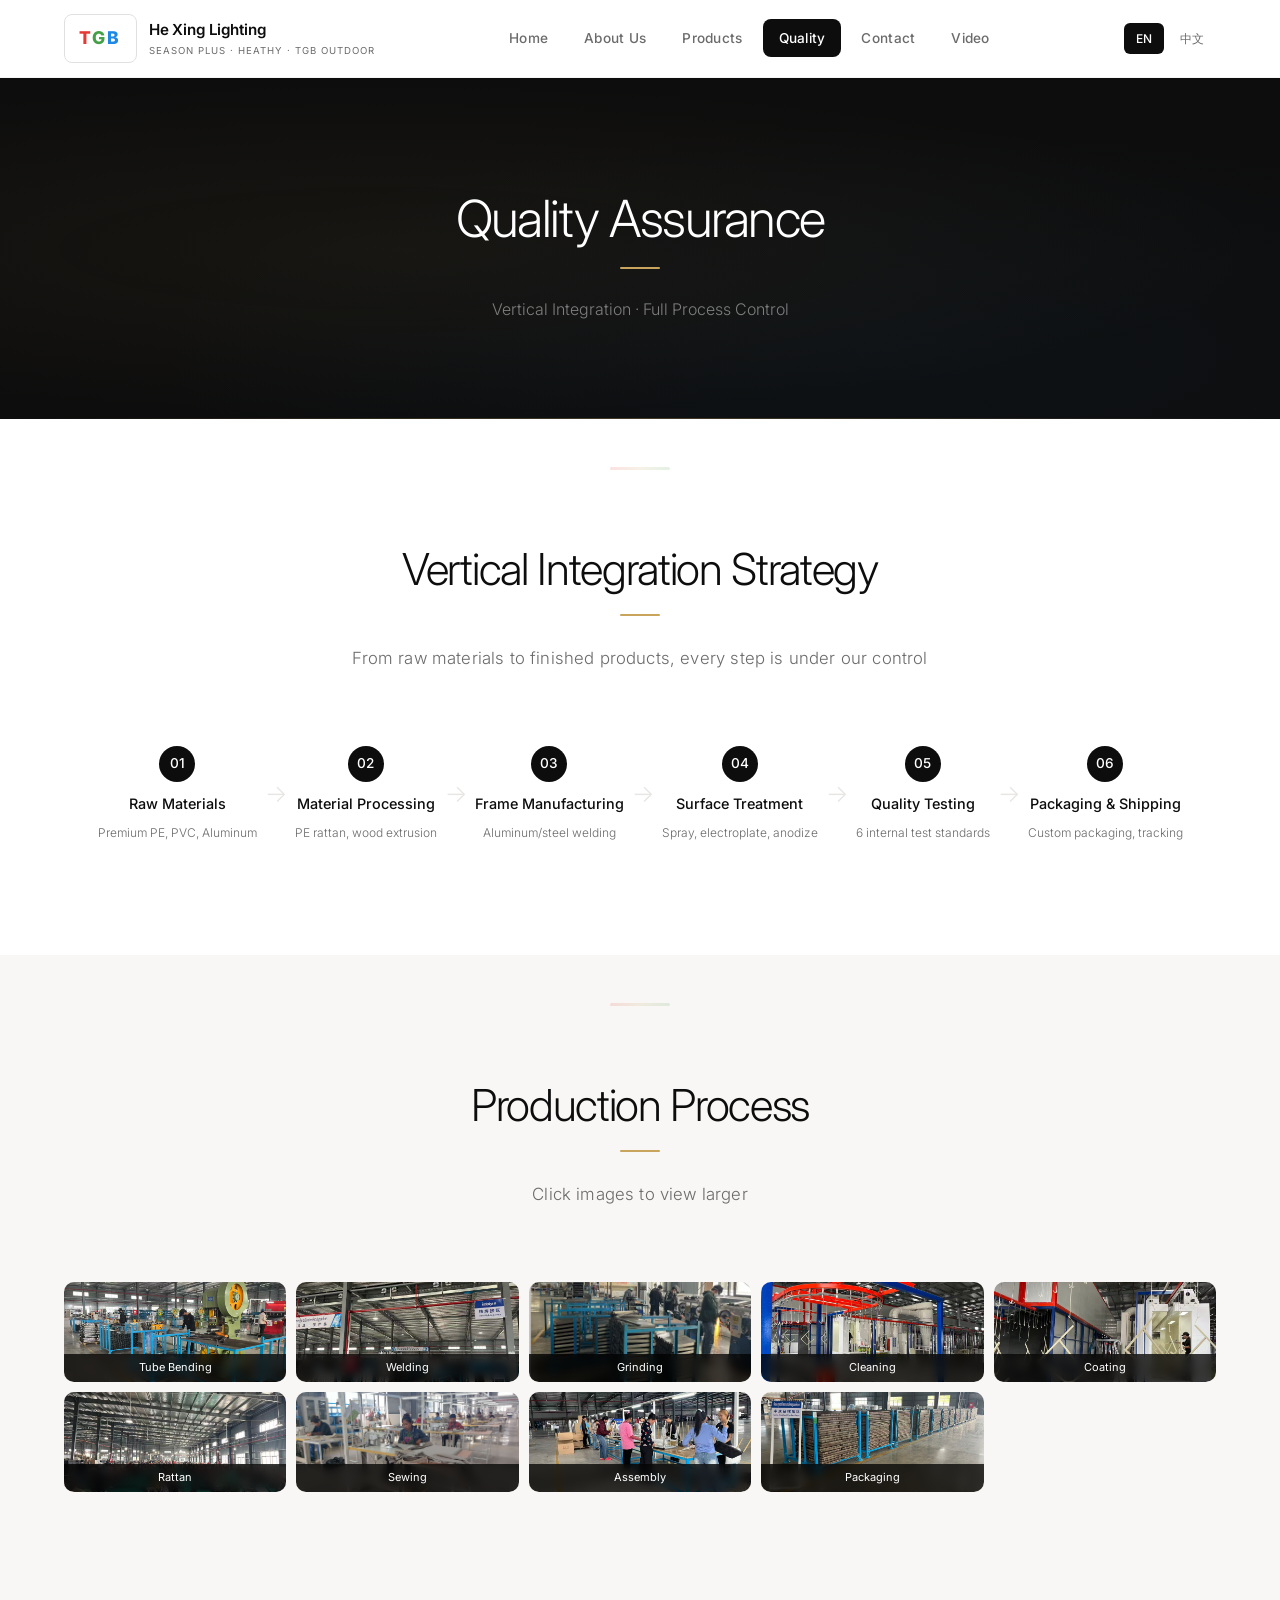
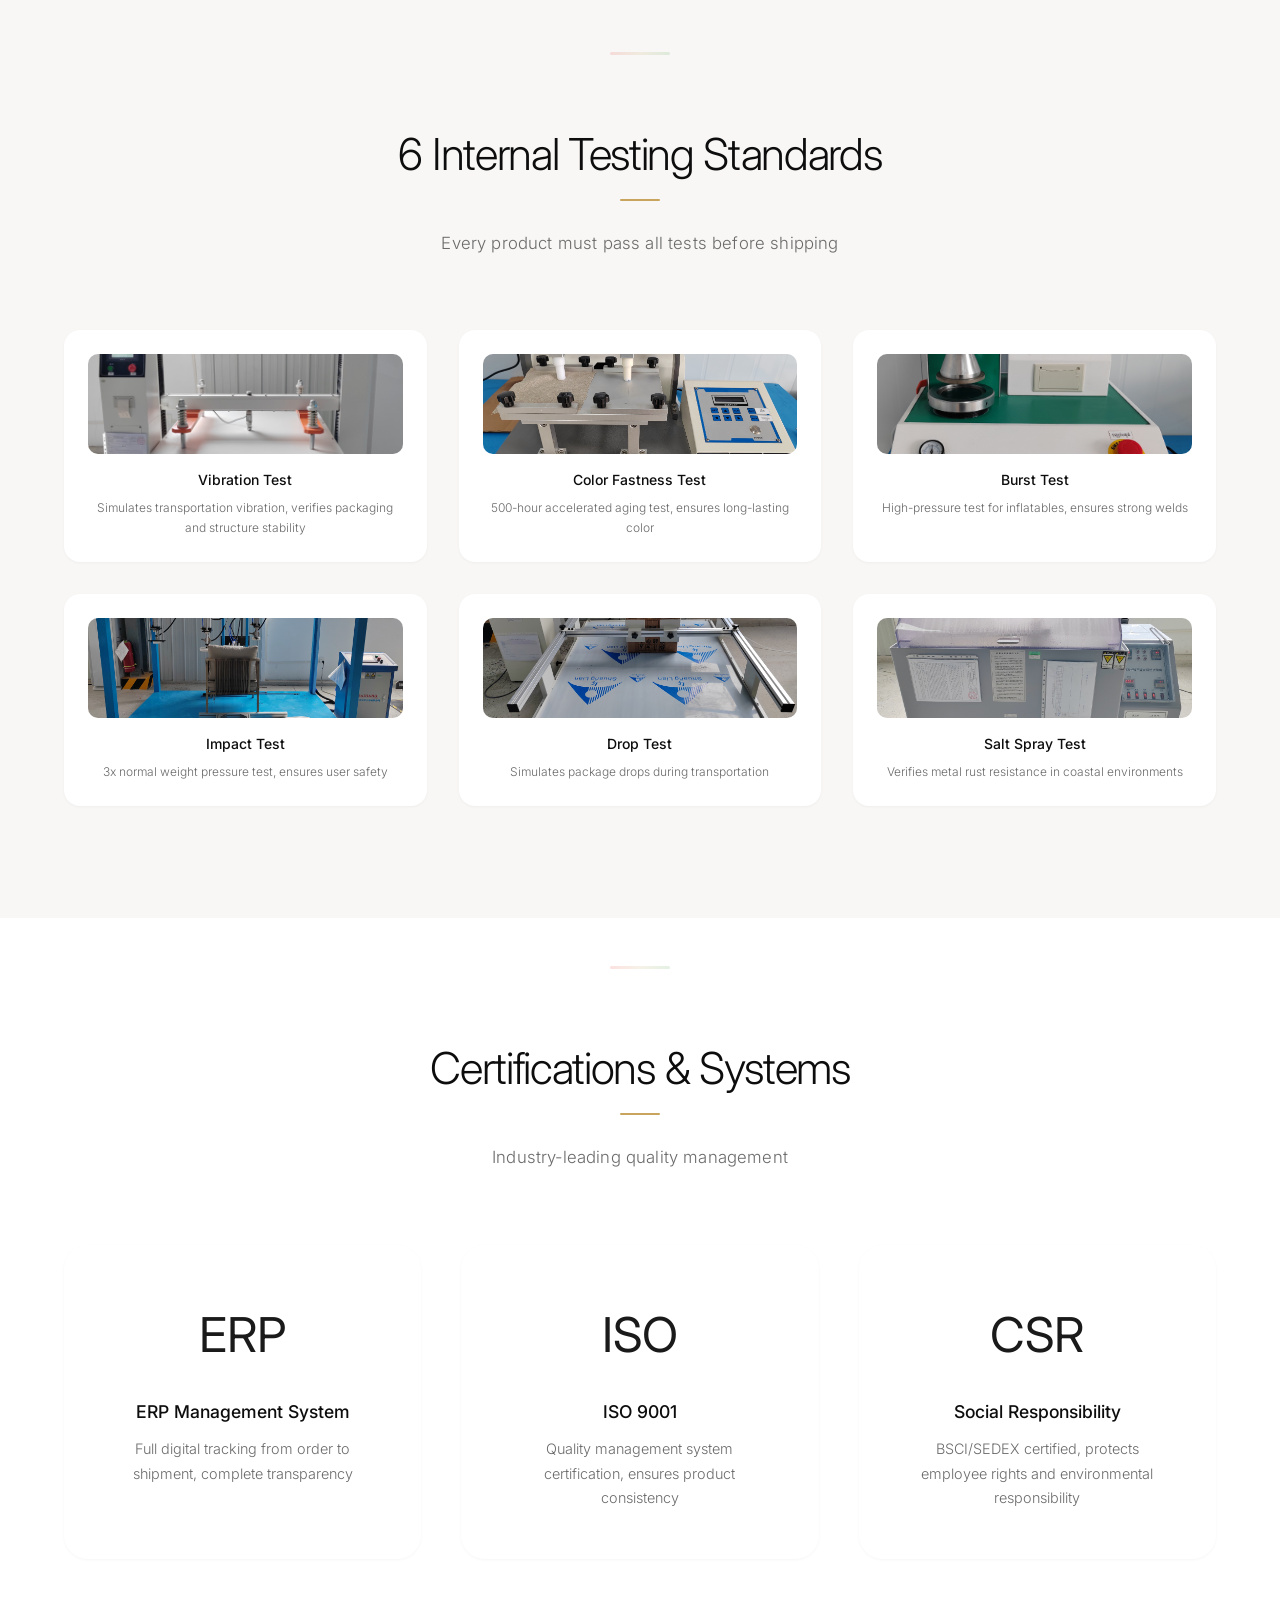
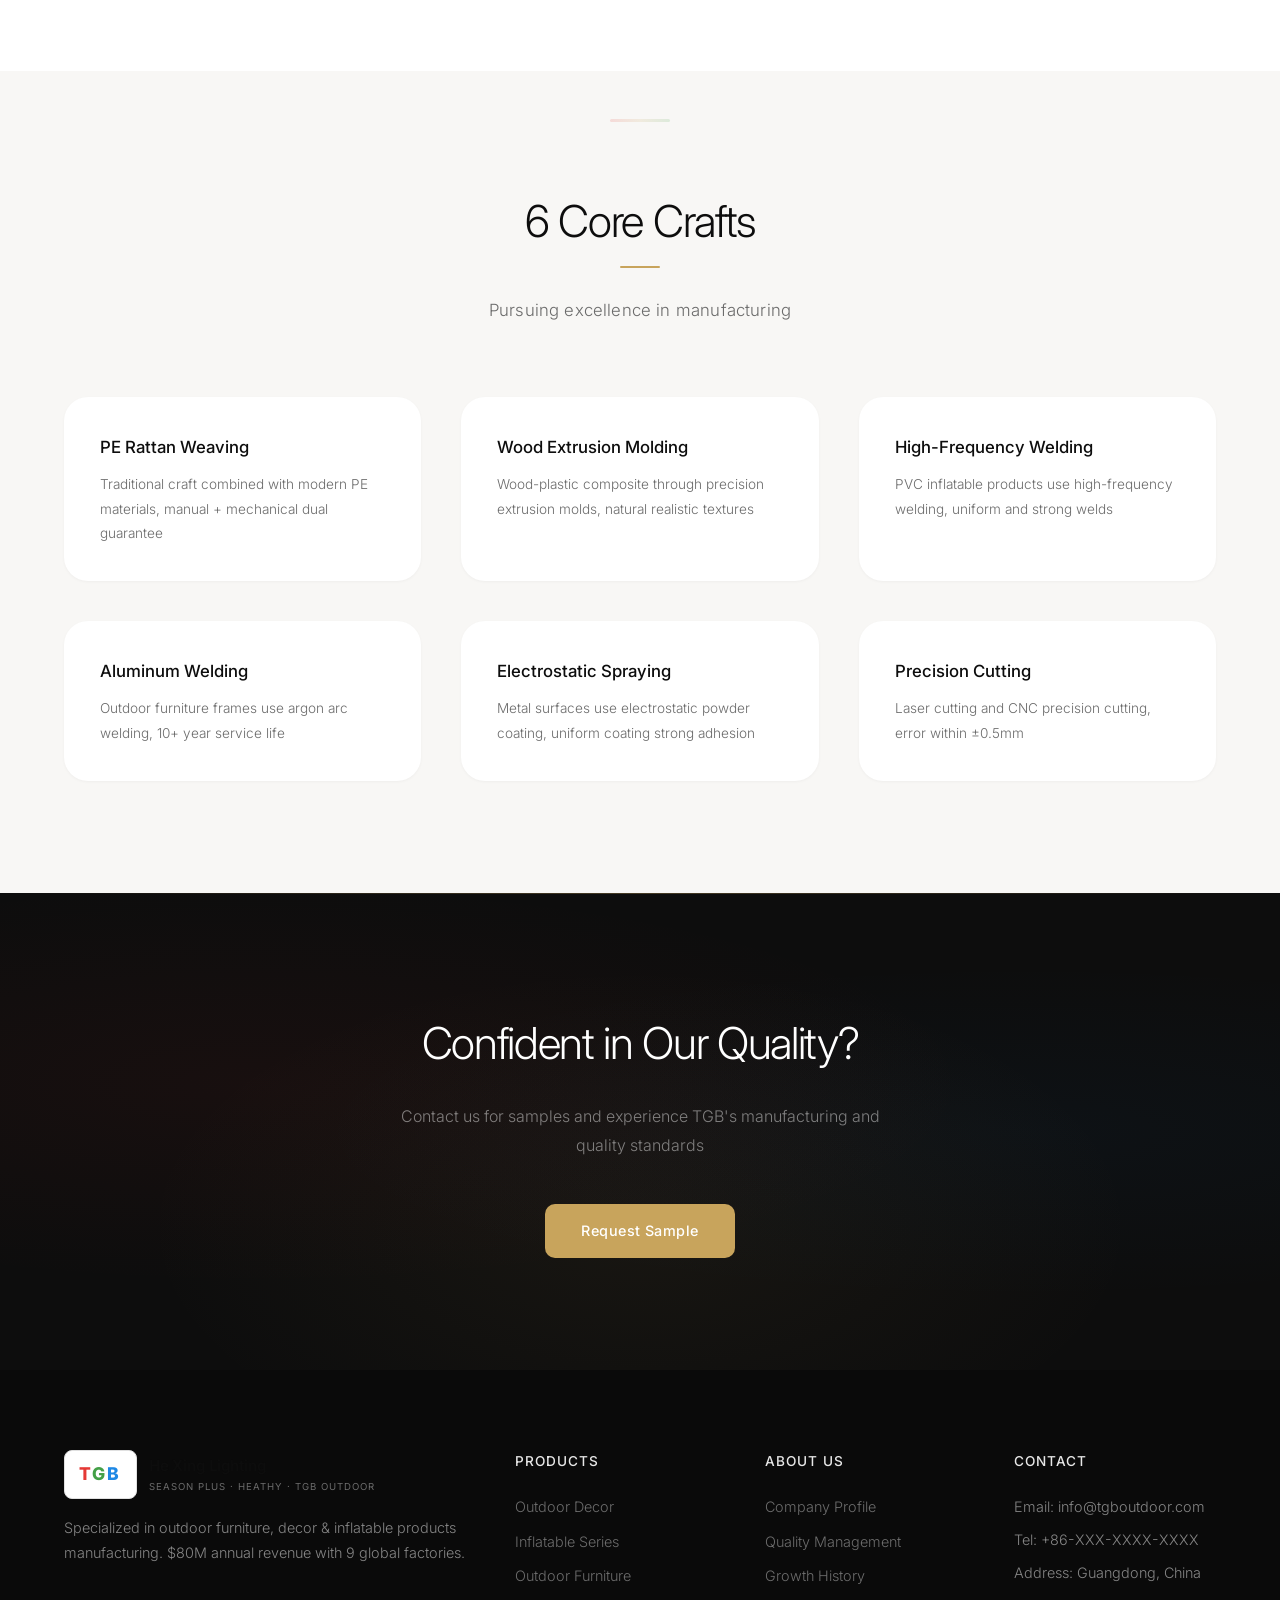
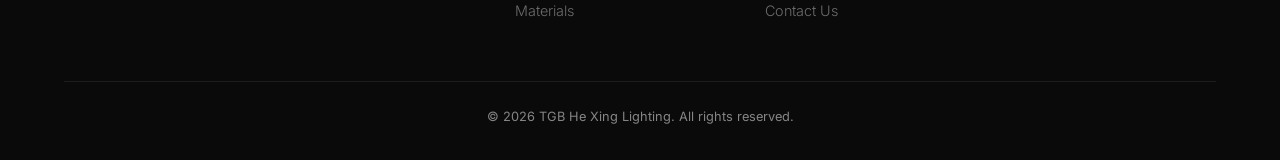
<file: quality.html>
<!DOCTYPE html>
<html lang="en">
<head>
  <meta charset="UTF-8" />
  <meta name="viewport" content="width=device-width, initial-scale=1.0" />
  <title>Quality - TGB Outdoor</title>
  <link rel="preconnect" href="https://fonts.googleapis.com">
  <link rel="preconnect" href="https://fonts.gstatic.com" crossorigin>
  <link href="https://fonts.googleapis.com/css2?family=Inter:wght@300;400;500;600;700;800&display=swap" rel="stylesheet">
  <link rel="stylesheet" href="style.css" />
</head>
<body>
  <nav class="navbar">
    <a class="nav-logo" href="index.html">
      <div class="logo-badge"><span>T</span><span>G</span><span>B</span></div>
      <div>
        <div class="logo-name">He Xing Lighting</div>
        <div class="logo-sub">Season Plus · Heathy · TGB Outdoor</div>
      </div>
    </a>
    <div class="nav-links" id="navLinks">
      <span class="nav-close" onclick="closeNav()">×</span>
      <a href="index.html" data-en="Home" data-cn="首页" onclick="closeNav()">Home</a>
      <a href="about.html" data-en="About Us" data-cn="关于我们" onclick="closeNav()">About Us</a>
      <a href="products.html" data-en="Products" data-cn="产品展示" onclick="closeNav()">Products</a>
      <a class="active" href="quality.html" data-en="Quality" data-cn="品质管理" onclick="closeNav()">Quality</a>
      <a href="contact.html" data-en="Contact" data-cn="联系我们" onclick="closeNav()">Contact</a>
      <a href="video.html" data-en="Video" data-cn="视频" onclick="closeNav()">Video</a>
    </div>
    <span class="nav-toggle" onclick="toggleNav()">☰</span>
    <div class="nav-lang">
      <span class="lang-btn active" onclick="switchLang('en')">EN</span>
      <span class="lang-btn" onclick="switchLang('cn')">中文</span>
    </div>
  </nav>

  <section class="page-hero">
    <h1 data-en="Quality Assurance" data-cn="品质保障">Quality Assurance</h1>
    <p data-en="Vertical Integration · Full Process Control" data-cn="垂直整合 · 全程管控">Vertical Integration · Full Process Control</p>
  </section>

  <section class="section">
    <div class="section-header">
      <h2 data-en="Vertical Integration Strategy" data-cn="垂直整合策略">Vertical Integration Strategy</h2>
      <p data-en="From raw materials to finished products, every step is under our control" data-cn="从原材料到成品，每一步都在我们的管控之下">From raw materials to finished products, every step is under our control</p>
    </div>
    <div class="integration-flow">
      <div class="flow-step">
        <div class="flow-num">01</div>
        <h3 data-en="Raw Materials" data-cn="原材料">Raw Materials</h3>
        <p data-en="Premium PE, PVC, Aluminum" data-cn="优质PE、PVC、铝材">Premium PE, PVC, Aluminum</p>
      </div>
      <div class="flow-arrow">→</div>
      <div class="flow-step">
        <div class="flow-num">02</div>
        <h3 data-en="Material Processing" data-cn="材料加工">Material Processing</h3>
        <p data-en="PE rattan, wood extrusion" data-cn="PE藤编、木材挤出">PE rattan, wood extrusion</p>
      </div>
      <div class="flow-arrow">→</div>
      <div class="flow-step">
        <div class="flow-num">03</div>
        <h3 data-en="Frame Manufacturing" data-cn="框架制造">Frame Manufacturing</h3>
        <p data-en="Aluminum/steel welding" data-cn="铝/钢焊接">Aluminum/steel welding</p>
      </div>
      <div class="flow-arrow">→</div>
      <div class="flow-step">
        <div class="flow-num">04</div>
        <h3 data-en="Surface Treatment" data-cn="表面处理">Surface Treatment</h3>
        <p data-en="Spray, electroplate, anodize" data-cn="喷涂、电镀、阳极氧化">Spray, electroplate, anodize</p>
      </div>
      <div class="flow-arrow">→</div>
      <div class="flow-step">
        <div class="flow-num">05</div>
        <h3 data-en="Quality Testing" data-cn="品质检测">Quality Testing</h3>
        <p data-en="6 internal test standards" data-cn="6项内部检测标准">6 internal test standards</p>
      </div>
      <div class="flow-arrow">→</div>
      <div class="flow-step">
        <div class="flow-num">06</div>
        <h3 data-en="Packaging & Shipping" data-cn="包装发货">Packaging & Shipping</h3>
        <p data-en="Custom packaging, tracking" data-cn="定制包装，全程追踪">Custom packaging, tracking</p>
      </div>
    </div>
  </section>

  <section class="section process-gallery">
    <div class="section-header">
      <h2 data-en="Production Process" data-cn="生产流程">Production Process</h2>
      <p data-en="Click images to view larger" data-cn="点击图片查看大图">Click images to view larger</p>
    </div>
    <div class="process-grid">
      <div class="process-item" onclick="openLightbox('images/process/step3-bending.png', 'Step 3: Tube Bending')">
        <img src="images/process/step3-bending.png" />
        <div class="process-label" data-en="Tube Bending" data-cn="弯管">Tube Bending</div>
      </div>
      <div class="process-item" onclick="openLightbox('images/process/step4-welding.png', 'Step 4: Frame Welding')">
        <img src="images/process/step4-welding.png" />
        <div class="process-label" data-en="Welding" data-cn="焊接">Welding</div>
      </div>
      <div class="process-item" onclick="openLightbox('images/process/step5-grinding.png', 'Step 5: Grinding')">
        <img src="images/process/step5-grinding.png" />
        <div class="process-label" data-en="Grinding" data-cn="打磨">Grinding</div>
      </div>
      <div class="process-item" onclick="openLightbox('images/process/step6-alkaline.png', 'Step 6: Alkaline Cleaning')">
        <img src="images/process/step6-alkaline.png" />
        <div class="process-label" data-en="Cleaning" data-cn="清洗">Cleaning</div>
      </div>
      <div class="process-item" onclick="openLightbox('images/process/step7-coating2.png', 'Step 7: Powder Coating')">
        <img src="images/process/step7-coating2.png" />
        <div class="process-label" data-en="Coating" data-cn="涂层">Coating</div>
      </div>
      <div class="process-item" onclick="openLightbox('images/process/step8-rattan1.png', 'Step 8: PE Rattan Weaving')">
        <img src="images/process/step8-rattan1.png" />
        <div class="process-label" data-en="Rattan" data-cn="藤编">Rattan</div>
      </div>
      <div class="process-item" onclick="openLightbox('images/process/step9-sewing1.png', 'Step 9: Sewing')">
        <img src="images/process/step9-sewing1.png" />
        <div class="process-label" data-en="Sewing" data-cn="缝纫">Sewing</div>
      </div>
      <div class="process-item" onclick="openLightbox('images/process/step10-assembly.png', 'Step 10: Assembly')">
        <img src="images/process/step10-assembly.png" />
        <div class="process-label" data-en="Assembly" data-cn="组装">Assembly</div>
      </div>
      <div class="process-item" onclick="openLightbox('images/process/step12-packaging.png', 'Step 12: Packaging')">
        <img src="images/process/step12-packaging.png" />
        <div class="process-label" data-en="Packaging" data-cn="包装">Packaging</div>
      </div>
    </div>
  </section>

  <section class="section testing-section">
    <div class="section-header">
      <h2 data-en="6 Internal Testing Standards" data-cn="6项内部检测标准">6 Internal Testing Standards</h2>
      <p data-en="Every product must pass all tests before shipping" data-cn="每件产品出厂前必须通过所有检测">Every product must pass all tests before shipping</p>
    </div>
    <div class="test-grid">
      <div class="test-card">
        <div class="test-img" onclick="openLightbox('images/process/test1-vibration.png', 'Vibration Test')">
          <img src="images/process/test1-vibration.png" />
          <span class="img-hint" data-en="Click to view" data-cn="点击查看">Click to view</span>
        </div>
        <h3 data-en="Vibration Test" data-cn="振动测试">Vibration Test</h3>
        <p data-en="Simulates transportation vibration, verifies packaging and structure stability" data-cn="模拟运输振动，验证包装和结构稳定性">Simulates transportation vibration, verifies packaging and structure stability</p>
      </div>
      <div class="test-card">
        <div class="test-img" onclick="openLightbox('images/process/test2-colorfastness.png', 'Color Fastness Test')">
          <img src="images/process/test2-colorfastness.png" />
          <span class="img-hint" data-en="Click to view" data-cn="点击查看">Click to view</span>
        </div>
        <h3 data-en="Color Fastness Test" data-cn="色牢度测试">Color Fastness Test</h3>
        <p data-en="500-hour accelerated aging test, ensures long-lasting color" data-cn="500小时加速老化测试，确保颜色持久不褪">500-hour accelerated aging test, ensures long-lasting color</p>
      </div>
      <div class="test-card">
        <div class="test-img" onclick="openLightbox('images/process/test3-burst.png', 'Burst Test')">
          <img src="images/process/test3-burst.png" />
          <span class="img-hint" data-en="Click to view" data-cn="点击查看">Click to view</span>
        </div>
        <h3 data-en="Burst Test" data-cn="爆破测试">Burst Test</h3>
        <p data-en="High-pressure test for inflatables, ensures strong welds" data-cn="充气产品高压测试，确保焊缝牢固">High-pressure test for inflatables, ensures strong welds</p>
      </div>
      <div class="test-card">
        <div class="test-img" onclick="openLightbox('images/process/test4-impact.png', 'Impact Test')">
          <img src="images/process/test4-impact.png" />
          <span class="img-hint" data-en="Click to view" data-cn="点击查看">Click to view</span>
        </div>
        <h3 data-en="Impact Test" data-cn="冲击测试">Impact Test</h3>
        <p data-en="3x normal weight pressure test, ensures user safety" data-cn="3倍正常重量压力测试，确保用户安全">3x normal weight pressure test, ensures user safety</p>
      </div>
      <div class="test-card">
        <div class="test-img" onclick="openLightbox('images/process/test5-drop.png', 'Drop Test')">
          <img src="images/process/test5-drop.png" />
          <span class="img-hint" data-en="Click to view" data-cn="点击查看">Click to view</span>
        </div>
        <h3 data-en="Drop Test" data-cn="跌落测试">Drop Test</h3>
        <p data-en="Simulates package drops during transportation" data-cn="模拟运输途中包装跌落情况">Simulates package drops during transportation</p>
      </div>
      <div class="test-card">
        <div class="test-img" onclick="openLightbox('images/process/test6-saltspray.png', 'Salt Spray Test')">
          <img src="images/process/test6-saltspray.png" />
          <span class="img-hint" data-en="Click to view" data-cn="点击查看">Click to view</span>
        </div>
        <h3 data-en="Salt Spray Test" data-cn="盐雾测试">Salt Spray Test</h3>
        <p data-en="Verifies metal rust resistance in coastal environments" data-cn="验证金属在沿海环境中的防锈能力">Verifies metal rust resistance in coastal environments</p>
      </div>
    </div>
  </section>

  <section class="section cert-section">
    <div class="section-header">
      <h2 data-en="Certifications & Systems" data-cn="认证与体系">Certifications & Systems</h2>
      <p data-en="Industry-leading quality management" data-cn="行业领先的品质管理">Industry-leading quality management</p>
    </div>
    <div class="cert-grid">
      <div class="cert-card">
        <div class="cert-icon">ERP</div>
        <h3 data-en="ERP Management System" data-cn="ERP管理系统">ERP Management System</h3>
        <p data-en="Full digital tracking from order to shipment, complete transparency" data-cn="从下单到发货全程数字化追踪，完全透明">Full digital tracking from order to shipment, complete transparency</p>
      </div>
      <div class="cert-card">
        <div class="cert-icon">ISO</div>
        <h3 data-en="ISO 9001" data-cn="ISO 9001">ISO 9001</h3>
        <p data-en="Quality management system certification, ensures product consistency" data-cn="质量管理体系认证，确保产品一致性">Quality management system certification, ensures product consistency</p>
      </div>
      <div class="cert-card">
        <div class="cert-icon">CSR</div>
        <h3 data-en="Social Responsibility" data-cn="社会责任">Social Responsibility</h3>
        <p data-en="BSCI/SEDEX certified, protects employee rights and environmental responsibility" data-cn="BSCI/SEDEX认证，保护员工权益和环境责任">BSCI/SEDEX certified, protects employee rights and environmental responsibility</p>
      </div>
    </div>
  </section>

  <section class="section craft-section">
    <div class="section-header">
      <h2 data-en="6 Core Crafts" data-cn="6大核心工艺">6 Core Crafts</h2>
      <p data-en="Pursuing excellence in manufacturing" data-cn="精益求精的制造追求">Pursuing excellence in manufacturing</p>
    </div>
    <div class="craft-grid">
      <div class="craft-card">
        <h3 data-en="PE Rattan Weaving" data-cn="PE藤编工艺">PE Rattan Weaving</h3>
        <p data-en="Traditional craft combined with modern PE materials, manual + mechanical dual guarantee" data-cn="传统工艺结合现代PE材料，手工+机械双重保障">Traditional craft combined with modern PE materials, manual + mechanical dual guarantee</p>
      </div>
      <div class="craft-card">
        <h3 data-en="Wood Extrusion Molding" data-cn="木材挤出成型">Wood Extrusion Molding</h3>
        <p data-en="Wood-plastic composite through precision extrusion molds, natural realistic textures" data-cn="木塑复合材料经精密挤出模具成型，纹理自然逼真">Wood-plastic composite through precision extrusion molds, natural realistic textures</p>
      </div>
      <div class="craft-card">
        <h3 data-en="High-Frequency Welding" data-cn="高频焊接">High-Frequency Welding</h3>
        <p data-en="PVC inflatable products use high-frequency welding, uniform and strong welds" data-cn="PVC充气产品采用高频焊接，焊缝均匀牢固">PVC inflatable products use high-frequency welding, uniform and strong welds</p>
      </div>
      <div class="craft-card">
        <h3 data-en="Aluminum Welding" data-cn="铝材焊接">Aluminum Welding</h3>
        <p data-en="Outdoor furniture frames use argon arc welding, 10+ year service life" data-cn="户外家具框架采用氩弧焊接，使用寿命10年以上">Outdoor furniture frames use argon arc welding, 10+ year service life</p>
      </div>
      <div class="craft-card">
        <h3 data-en="Electrostatic Spraying" data-cn="静电喷涂">Electrostatic Spraying</h3>
        <p data-en="Metal surfaces use electrostatic powder coating, uniform coating strong adhesion" data-cn="金属表面采用静电粉末喷涂，涂层均匀附着力强">Metal surfaces use electrostatic powder coating, uniform coating strong adhesion</p>
      </div>
      <div class="craft-card">
        <h3 data-en="Precision Cutting" data-cn="精密裁切">Precision Cutting</h3>
        <p data-en="Laser cutting and CNC precision cutting, error within ±0.5mm" data-cn="激光切割和CNC精密切割，误差在±0.5mm以内">Laser cutting and CNC precision cutting, error within ±0.5mm</p>
      </div>
    </div>
  </section>

  <section class="cta-section">
    <h2 data-en="Confident in Our Quality?" data-cn="对我们的品质有信心？">Confident in Our Quality?</h2>
    <p data-en="Contact us for samples and experience TGB's manufacturing and quality standards" data-cn="联系我们索取样品，亲身体验TGB的制造和品质标准">Contact us for samples and experience TGB's manufacturing and quality standards</p>
    <div class="cta-btns">
      <a href="contact.html" class="btn-primary-light" data-en="Request Sample" data-cn="申请样品">Request Sample</a>
    </div>
  </section>

  <footer class="footer">
    <div class="footer-content">
      <div class="footer-col">
        <div class="footer-logo">
          <div class="logo-badge"><span>T</span><span>G</span><span>B</span></div>
          <div>
            <div class="logo-name">He Xing Lighting</div>
            <div class="logo-sub">Season Plus · Heathy · TGB Outdoor</div>
          </div>
        </div>
        <p data-en="Specialized in outdoor furniture, decor & inflatable products manufacturing. $80M annual revenue with 9 global factories." data-cn="专注户外家具、装饰品及充气产品制造。年营收8000万美元，全球9家工厂。">Specialized in outdoor furniture, decor & inflatable products manufacturing. $80M annual revenue with 9 global factories.</p>
      </div>
      <div class="footer-col">
        <h4 data-en="Products" data-cn="产品">Products</h4>
        <a href="products.html" data-en="Outdoor Decor" data-cn="户外装饰品">Outdoor Decor</a>
        <a href="products.html" data-en="Inflatable Series" data-cn="充气系列">Inflatable Series</a>
        <a href="products.html" data-en="Outdoor Furniture" data-cn="户外家具">Outdoor Furniture</a>
        <a href="products.html" data-en="Materials" data-cn="产品工艺">Materials</a>
      </div>
      <div class="footer-col">
        <h4 data-en="About Us" data-cn="关于我们">About Us</h4>
        <a href="about.html" data-en="Company Profile" data-cn="公司简介">Company Profile</a>
        <a href="quality.html" data-en="Quality Management" data-cn="品质管理">Quality Management</a>
        <a href="about.html" data-en="Growth History" data-cn="发展历程">Growth History</a>
        <a href="contact.html" data-en="Contact Us" data-cn="联系我们">Contact Us</a>
      </div>
      <div class="footer-col">
        <h4 data-en="Contact" data-cn="联系方式">Contact</h4>
        <p>Email: info@tgboutdoor.com</p>
        <p>Tel: +86-XXX-XXXX-XXXX</p>
        <p data-en="Address: Guangdong, China" data-cn="地址：中国广东">Address: Guangdong, China</p>
      </div>
    </div>
    <div class="footer-bottom">
      <p data-en="© 2026 TGB He Xing Lighting. All rights reserved." data-cn="© 2026 TGB 合兴灯饰. 版权所有。">© 2026 TGB He Xing Lighting. All rights reserved.</p>
    </div>
  </footer>

  <div id="lightbox" class="lightbox" onclick="closeLightbox()">
    <span class="lightbox-close" onclick="closeLightbox()">&times;</span>
    <img id="lightbox-img" class="lightbox-img" />
    <div id="lightbox-caption" class="lightbox-caption"></div>
  </div>

  <script>
    function openLightbox(src, caption) {
      const lb = document.getElementById('lightbox');
      const img = document.getElementById('lightbox-img');
      const cap = document.getElementById('lightbox-caption');
      img.src = src;
      cap.textContent = caption;
      lb.style.display = 'flex';
    }

    function closeLightbox() {
      document.getElementById('lightbox').style.display = 'none';
    }

    function switchLang(lang) {
      localStorage.setItem('tgb-lang', lang);
      document.querySelectorAll('.lang-btn').forEach(btn => {
        btn.classList.toggle('active', btn.textContent.trim().toLowerCase() === lang || (lang === 'cn' && btn.textContent.trim() === '中文'));
      });
      document.documentElement.lang = lang === 'cn' ? 'zh-CN' : 'en';
      document.querySelectorAll('[data-en]').forEach(el => {
        const text = lang === 'cn' ? el.getAttribute('data-cn') : el.getAttribute('data-en');
        if (text) el.textContent = text;
      });
    }

    function toggleNav() {
      document.getElementById('navLinks').classList.toggle('active');
    }
    function closeNav() {
      document.getElementById('navLinks').classList.remove('active');
    }

    (function() {
      const saved = localStorage.getItem('tgb-lang');
      if (saved && saved === 'cn') {
        switchLang('cn');
      }
    })();
  </script>
</body>
</html>
</file>
<file: style.css>
/* ===== Reset & Base ===== */
* { margin: 0; padding: 0; box-sizing: border-box; }
html { scroll-behavior: smooth; }
::selection { background: rgba(200,164,92,0.2); color: var(--dark); }
body {
  font-family: 'Inter', 'Segoe UI', 'PingFang SC', 'Microsoft YaHei', sans-serif;
  color: #1a1a1a; background: #fff; line-height: 1.75;
  font-weight: 400; -webkit-font-smoothing: antialiased;
  -moz-osx-font-smoothing: grayscale;
}
a { text-decoration: none; color: inherit; }
ul { list-style: none; }
img { max-width: 100%; display: block; }

/* ===== Colors ===== */
:root {
  --green: #1B5E20;
  --green-light: #2E7D32;
  --green-bg: #E8F5E9;
  --gold: #C8A45C;
  --gold-light: #D4B877;
  --gold-subtle: rgba(200,164,92,0.08);
  --dark: #0d0d0d;
  --dark-soft: #1a1a1a;
  --gray: #6b6b6b;
  --gray-light: #999;
  --light-gray: #fafafa;
  --warm-gray: #f8f7f5;
  --border: #f0f0f0;
  --border-soft: #e8e6e3;
  --shadow-sm: 0 1px 3px rgba(0,0,0,0.04);
  --shadow-md: 0 4px 24px rgba(0,0,0,0.07);
  --shadow-lg: 0 16px 56px rgba(0,0,0,0.10);
  --shadow-xl: 0 24px 80px rgba(0,0,0,0.12);
  --radius-sm: 10px;
  --radius-md: 16px;
  --radius-lg: 24px;
  --radius-xl: 32px;
  --transition-smooth: all 0.4s cubic-bezier(0.25, 0.46, 0.45, 0.94);
}

/* ===== Navbar ===== */
.navbar {
  display: flex; align-items: center; justify-content: space-between;
  padding: 0.875rem 4rem; background: rgba(255,255,255,0.92);
  backdrop-filter: blur(24px); -webkit-backdrop-filter: blur(24px);
  border-bottom: 1px solid rgba(0,0,0,0.04); position: sticky; top: 0; z-index: 100;
  transition: box-shadow 0.3s;
}
.navbar:hover { box-shadow: 0 1px 12px rgba(0,0,0,0.04); }
.nav-logo { display: flex; align-items: center; gap: 0.75rem; }
.logo-badge {
  font-size: 1.1rem; font-weight: 800; letter-spacing: 2px;
  padding: 0.5rem 0.9rem; border-radius: 8px;
  background: #fff; border: 1.5px solid #e0e0e0;
}
.logo-badge span:nth-child(1) { color: #e53935; }
.logo-badge span:nth-child(2) { color: #43a047; }
.logo-badge span:nth-child(3) { color: #1e88e5; }
.logo-name { font-weight: 600; font-size: 0.95rem; color: var(--dark); letter-spacing: -0.01em; }
.logo-sub { font-size: 0.6rem; color: var(--gray); letter-spacing: 1px; text-transform: uppercase; }
.nav-links { display: flex; gap: 0.25rem; }
.nav-links a {
  padding: 0.45rem 1rem; border-radius: 8px; font-size: 0.85rem; font-weight: 500;
  color: var(--gray); transition: var(--transition-smooth); letter-spacing: 0.02em;
  position: relative;
}
.nav-links a:hover { background: transparent; color: var(--dark); }
.nav-links a.active { background: var(--dark); color: #fff; border-radius: 8px; }
.nav-lang { display: flex; gap: 0.25rem; }
.nav-right { display: flex; align-items: center; gap: 0.5rem; }
.lang-btn { padding: 0.3rem 0.75rem; border-radius: 6px; font-size: 0.75rem; cursor: pointer; color: var(--gray); font-weight: 500; transition: all 0.2s; }
.lang-btn.active { background: var(--dark); color: #fff; }

/* Mobile Menu */
.nav-toggle { display: none; font-size: 1.5rem; cursor: pointer; padding: 0.5rem; transition: transform 0.2s; }
.nav-close { display: none; }

/* ===== Hero Slider ===== */
.hero-slider { position: relative; height: 92vh; min-height: 640px; overflow: hidden; }
.slider-container { height: 100%; position: relative; }
.slide {
  position: absolute; top: 0; left: 0; width: 100%; height: 100%;
  background-size: cover; background-position: center;
  opacity: 0; transition: opacity 1.4s cubic-bezier(0.4, 0, 0.2, 1);
}
.slide.active { opacity: 1; }
.slide-overlay {
  position: absolute; inset: 0;
  background: linear-gradient(160deg, rgba(0,0,0,0.25) 0%, rgba(0,0,0,0.55) 50%, rgba(0,0,0,0.75) 100%);
}
.slide-content {
  position: relative; z-index: 1; height: 100%;
  display: flex; flex-direction: column; justify-content: flex-end; align-items: flex-start;
  text-align: left; padding: 4rem 8rem 6rem;
  max-width: 960px;
}
.slide-content h1 { font-size: 3.8rem; color: #fff; margin-bottom: 1.5rem; font-weight: 300; letter-spacing: -0.03em; line-height: 1.1; }
.slide-content h1 strong { font-weight: 700; }
.slide-content p { font-size: 1.05rem; color: rgba(255,255,255,0.7); margin-bottom: 2.75rem; max-width: 520px; line-height: 1.8; font-weight: 300; letter-spacing: 0.01em; }
.hero-btns { display: flex; gap: 1rem; }
.slider-controls {
  position: absolute; bottom: 2.5rem; right: 4rem;
  display: flex; align-items: center; gap: 1rem; z-index: 10;
}
.slider-btn {
  background: rgba(255,255,255,0.15); border: 1px solid rgba(255,255,255,0.3); color: #fff;
  width: 44px; height: 44px; border-radius: 50%; cursor: pointer;
  font-size: 1rem; transition: all 0.3s; backdrop-filter: blur(10px);
}
.slider-btn:hover { background: rgba(255,255,255,0.3); }
.slider-dots { display: flex; gap: 0.5rem; }
.dot {
  width: 8px; height: 8px; border-radius: 50%; background: rgba(255,255,255,0.3);
  cursor: pointer; transition: all 0.3s;
}
.dot.active { background: #fff; width: 28px; border-radius: 4px; }

/* ===== Hero (fallback, unused now) ===== */
.hero { display: none; }

/* ===== Buttons ===== */
.btn-primary {
  background: var(--dark); color: #fff; padding: 0.9rem 2.25rem;
  border-radius: var(--radius-sm); font-weight: 500; display: inline-block; transition: var(--transition-smooth); border: none;
  font-size: 0.9rem; letter-spacing: 0.03em;
}
.btn-primary:hover { background: #222; transform: translateY(-2px); box-shadow: 0 8px 24px rgba(0,0,0,0.15); }
.btn-secondary {
  background: transparent; color: #fff; padding: 0.9rem 2.25rem;
  border-radius: var(--radius-sm); font-weight: 500; display: inline-block; transition: var(--transition-smooth); border: 1px solid rgba(255,255,255,0.35);
  font-size: 0.9rem; letter-spacing: 0.03em;
}
.btn-secondary:hover { background: rgba(255,255,255,0.1); border-color: #fff; transform: translateY(-2px); }
.btn-outline {
  border: 1.5px solid var(--dark); color: var(--dark); padding: 0.75rem 1.75rem;
  border-radius: var(--radius-sm); font-weight: 500; display: inline-block; transition: var(--transition-smooth);
  font-size: 0.9rem; letter-spacing: 0.02em;
}
.btn-outline:hover { background: var(--dark); color: #fff; transform: translateY(-2px); }
.btn-primary-light { background: var(--gold); color: #fff; padding: 0.9rem 2.25rem; border-radius: var(--radius-sm); font-weight: 500; display: inline-block; transition: var(--transition-smooth); border: none; font-size: 0.9rem; letter-spacing: 0.03em; }
.btn-primary-light:hover { background: var(--gold-light); transform: translateY(-2px); box-shadow: 0 8px 24px rgba(200,164,92,0.25); }
.btn-secondary-light { background: transparent; color: #fff; padding: 0.9rem 2.25rem; border-radius: var(--radius-sm); font-weight: 500; display: inline-block; border: 1px solid rgba(255,255,255,0.35); transition: var(--transition-smooth); font-size: 0.9rem; letter-spacing: 0.03em; }
.btn-secondary-light:hover { background: rgba(255,255,255,0.1); border-color: #fff; transform: translateY(-2px); }
.btn-full { width: 100%; border: none; cursor: pointer; font-size: 1rem; }

/* ===== Stats Bar ===== */
.stats-bar {
  display: flex; justify-content: center; gap: 6rem; padding: 5rem 3rem;
  background: var(--dark); color: #fff;
  position: relative;
  overflow: hidden;
}
.stats-bar::before {
  content: '';
  position: absolute; top: 0; left: 0; right: 0; height: 1px;
  background: linear-gradient(90deg, transparent, rgba(200,164,92,0.4), transparent);
}
.stats-bar::after {
  content: '';
  position: absolute; inset: 0;
  background:
    radial-gradient(circle at 15% 50%, rgba(200,164,92,0.06) 0%, transparent 50%),
    radial-gradient(circle at 85% 50%, rgba(30,136,229,0.04) 0%, transparent 50%),
    radial-gradient(circle at 50% 80%, rgba(229,57,53,0.03) 0%, transparent 40%);
  pointer-events: none;
}
.stat { text-align: center; position: relative; z-index: 1; }
.stat-icon {
  display: block; font-size: 1.5rem; margin-bottom: 0.75rem;
  opacity: 0.25; transition: opacity 0.3s;
}
.stat:hover .stat-icon { opacity: 0.6; }
.stat-num {
  display: block; font-size: 3.5rem; font-weight: 300; color: #fff;
  transition: transform 0.3s, color 0.3s; letter-spacing: -0.03em;
}
.stat:nth-child(1) .stat-num:hover { color: #e53935; text-shadow: 0 0 30px rgba(229,57,53,0.3); }
.stat:nth-child(3) .stat-num:hover { color: #43a047; text-shadow: 0 0 30px rgba(67,160,71,0.3); }
.stat:nth-child(5) .stat-num:hover { color: #1e88e5; text-shadow: 0 0 30px rgba(30,136,229,0.3); }
.stat:nth-child(7) .stat-num:hover { color: #C8A45C; text-shadow: 0 0 30px rgba(200,164,92,0.3); }
.stat-label { font-size: 0.75rem; color: rgba(255,255,255,0.4); margin-top: 0.75rem; display: block; letter-spacing: 2px; text-transform: uppercase; }
.stat-divider {
  width: 1px; height: 50px; background: rgba(255,255,255,0.08);
  align-self: center; position: relative; z-index: 1;
}
.stat::after {
  content: '';
  position: absolute; bottom: -4px; left: 50%; transform: translateX(-50%);
  width: 0; height: 1px; background: rgba(255,255,255,0.3);
  transition: width 0.6s ease;
}
.stat:hover::after { width: 40px; }
.stat:hover .stat-num { color: var(--gold); }

/* ===== Section ===== */
.section { padding: 7rem 4rem; max-width: 1400px; margin: 0 auto; position: relative; }
.section::before {
  content: '';
  position: absolute; top: 3rem; left: 50%; transform: translateX(-50%);
  width: 60px; height: 3px;
  background: linear-gradient(90deg, #e53935, #C8A45C, #43a047);
  border-radius: 2px;
  opacity: 0.15;
}
.section-header { text-align: center; margin-bottom: 4.5rem; }
.section-header h2 {
  font-size: 2.75rem; color: var(--dark); margin-bottom: 1rem; font-weight: 300; letter-spacing: -0.03em;
  position: relative; display: inline-block;
}
.section-header h2::after {
  content: '';
  position: absolute; bottom: -8px; left: 50%; transform: translateX(-50%);
  width: 40px; height: 2px; background: var(--gold); border-radius: 1px;
}
.section-header p { color: var(--gray); font-size: 1.05rem; font-weight: 300; margin-top: 1.25rem; letter-spacing: 0.01em; }

/* ===== Section Tag ===== */
.section-tag {
  display: inline-block; padding: 0.35rem 1rem; border-radius: 20px;
  background: var(--gold-subtle); color: var(--gold); font-size: 0.7rem;
  font-weight: 600; letter-spacing: 2px; text-transform: uppercase;
  margin-bottom: 1rem;
}

/* ===== Brand Trust Bar ===== */
.brand-trust-bar {
  background: #fff; padding: 3rem 4rem;
  border-bottom: 1px solid var(--border);
}
.brand-trust-inner {
  max-width: 1200px; margin: 0 auto;
  text-align: center;
}
.brand-trust-label {
  font-size: 0.7rem; color: var(--gray); letter-spacing: 2.5px; text-transform: uppercase;
  margin-bottom: 2rem; font-weight: 500;
}
.brand-trust-grid {
  display: flex; justify-content: center; align-items: center; gap: 3.5rem;
  flex-wrap: wrap;
}
.brand-trust-item {
  display: flex; flex-direction: column; align-items: center; gap: 0.6rem;
  opacity: 0.45; transition: all 0.4s ease; cursor: pointer;
  padding: 0.5rem 1rem;
  text-decoration: none; color: inherit;
}
.brand-trust-item:hover { opacity: 1; transform: translateY(-3px); }
.bt-icon {
  width: 48px; height: 48px; border-radius: 12px;
  display: flex; align-items: center; justify-content: center;
  font-size: 1.5rem; transition: all 0.3s;
}
.bt-icon-red { background: rgba(229,57,53,0.06); }
.bt-icon-green { background: rgba(67,160,71,0.06); }
.bt-icon-blue { background: rgba(30,136,229,0.06); }
.bt-icon-gold { background: rgba(200,164,92,0.06); }
.bt-name { font-size: 0.72rem; color: var(--dark); font-weight: 500; }

/* ===== Client Logo Wall ===== */
.client-wall {
  padding: 5rem 4rem; max-width: 1200px; margin: 0 auto;
  text-align: center;
}
.client-wall-header {
  margin-bottom: 3rem;
}
.client-wall-header h3 {
  font-size: 1.35rem; font-weight: 400; color: var(--gray);
  letter-spacing: 0.5px;
}
.client-logos {
  display: flex; justify-content: center; align-items: center;
  gap: 2.5rem 3.5rem; flex-wrap: wrap;
}
.client-logo-item {
  width: 130px; height: 60px;
  display: flex; align-items: center; justify-content: center;
  background: #fff; border: 1px solid var(--border-soft);
  border-radius: var(--radius-md); padding: 0.75rem 1.25rem;
  transition: all 0.3s ease; opacity: 0.45;
  font-size: 0.8rem; font-weight: 600; color: var(--gray);
  letter-spacing: 0.3px;
}
.client-logo-item:hover {
  opacity: 1; transform: translateY(-2px);
  box-shadow: var(--shadow-md); border-color: transparent;
}

/* ===== Core Team ===== */
.team-section {
  background: linear-gradient(180deg, #fafbf9 0%, #f5f4f2 100%);
  padding: 7rem 4rem;
}
.team-grid {
  display: grid; grid-template-columns: repeat(4, 1fr); gap: 2rem;
  max-width: 1200px; margin: 0 auto;
}
.team-card {
  background: #fff; border-radius: var(--radius-lg);
  padding: 2.5rem 2rem; text-align: center;
  box-shadow: var(--shadow-sm); transition: all 0.4s ease;
  border: 1.5px solid transparent; position: relative; overflow: hidden;
}
.team-card::before {
  content: '';
  position: absolute; top: 0; left: 0; right: 0; height: 4px;
}
.team-card:nth-child(1)::before { background: #e53935; }
.team-card:nth-child(2)::before { background: #43a047; }
.team-card:nth-child(3)::before { background: #1e88e5; }
.team-card:nth-child(4)::before { background: #C8A45C; }
.team-card:hover { transform: translateY(-6px); box-shadow: var(--shadow-lg); border-color: transparent; }
.team-avatar {
  width: 80px; height: 80px; border-radius: 50%;
  display: flex; align-items: center; justify-content: center;
  font-size: 2rem; margin: 0 auto 1.25rem;
  font-weight: 700; color: #fff;
}
.team-card:nth-child(1) .team-avatar { background: linear-gradient(135deg, #e53935, #ff7675); }
.team-card:nth-child(2) .team-avatar { background: linear-gradient(135deg, #43a047, #81c784); }
.team-card:nth-child(3) .team-avatar { background: linear-gradient(135deg, #1e88e5, #64b5f6); }
.team-card:nth-child(4) .team-avatar { background: linear-gradient(135deg, #C8A45C, #e0c98b); }
.team-name {
  font-size: 1.05rem; font-weight: 600; color: var(--dark);
  margin-bottom: 0.15rem;
}
.team-title {
  font-size: 0.72rem; color: var(--gold-dark);
  font-weight: 600; letter-spacing: 1px; text-transform: uppercase;
  margin-bottom: 0.75rem;
}
.team-desc {
  font-size: 0.82rem; color: var(--gray); line-height: 1.55;
  font-weight: 300;
}
.team-exp {
  display: inline-block; margin-top: 0.85rem;
  font-size: 0.75rem; color: var(--dark); font-weight: 500;
  background: var(--warm-gray); padding: 0.3rem 0.85rem; border-radius: 20px;
}

/* ===== Testing & Certification ===== */
.testing-section { padding: 7rem 4rem; position: relative; overflow: hidden; }
.testing-grid {
  display: grid; grid-template-columns: repeat(3, 1fr) / repeat(2, 1fr);
  grid-template-columns: repeat(3, 1fr);
  gap: 2rem; max-width: 1100px; margin: 0 auto;
}
.test-card {
  background: #fff; border-radius: var(--radius-lg);
  padding: 2.25rem 2rem; text-align: center;
  box-shadow: var(--shadow-sm); transition: all 0.35s ease;
  border: 1.5px solid transparent; position: relative;
}
.test-card:hover {
  transform: translateY(-4px); box-shadow: var(--shadow-lg);
  border-color: transparent;
}
.test-icon {
  width: 64px; height: 64px; border-radius: 16px;
  display: flex; align-items: center; justify-content: center;
  font-size: 1.75rem; margin: 0 auto 1.15rem;
  transition: transform 0.3s;
}
.test-card:hover .test-icon { transform: scale(1.1) rotate(-3deg); }
.ti-red { background: rgba(229,57,53,0.07); }
.ti-green { background: rgba(67,160,71,0.07); }
.ti-blue { background: rgba(30,136,229,0.07); }
.ti-gold { background: rgba(200,164,92,0.07); }
.ti-purple { background: rgba(142,36,170,0.07); }
.ti-teal { background: rgba(0,172,193,0.07); }
.test-name {
  font-size: 0.95rem; font-weight: 600; color: var(--dark);
  margin-bottom: 0.4rem;
}
.test-desc {
  font-size: 0.78rem; color: var(--gray); line-height: 1.5;
  font-weight: 300;
}
.testing-bottom-note {
  text-align: center; margin-top: 3.5rem;
  font-size: 0.82rem; color: var(--gray); font-weight: 300;
  max-width: 650px; margin-left: auto; margin-right: auto;
}

/* ===== Section Decorative Divider ===== */
.section-divider {
  max-width: 1200px; margin: 0 auto; padding: 0 4rem;
  position: relative; z-index: 1;
}
.sd-line {
  height: 1px;
  background:
    linear-gradient(90deg,
      transparent 0%,
      rgba(229,57,53,0.15) 15%,
      rgba(200,164,92,0.25) 35%,
      rgba(67,160,71,0.25) 50%,
      rgba(30,136,229,0.25) 65%,
      rgba(142,36,170,0.15) 85%,
      transparent 100%
    );
  position: relative;
}
.sd-dot {
  position: absolute; top: -5px;
  width: 9px; height: 9px; border-radius: 50%;
}
.sd-dot-1 { left: 20%; background: #e53935; box-shadow: 0 0 10px rgba(229,57,53,0.3); }
.sd-dot-2 { left: 40%; background: #C8A45C; box-shadow: 0 0 10px rgba(200,164,92,0.3); }
.sd-dot-3 { left: 60%; background: #43a047; box-shadow: 0 0 10px rgba(67,160,71,0.3); }
.sd-dot-4 { left: 80%; background: #1e88e5; box-shadow: 0 0 10px rgba(30,136,229,0.3); }

/* ===== Products ===== */
.products-section { position: relative; overflow: hidden; background: linear-gradient(180deg, #fff 0%, #fafbf9 50%, #f8f7f5 100%); }
.products-section::before {
  content: '';
  position: absolute; top: -200px; right: -150px; width: 500px; height: 500px;
  background:
    radial-gradient(circle, rgba(229,57,53,0.06) 0%, transparent 50%),
    radial-gradient(circle at 40% 40%, rgba(200,164,92,0.05) 0%, transparent 55%);
  pointer-events: none;
}
.products-section::after {
  content: '';
  position: absolute; bottom: -150px; left: -100px; width: 400px; height: 400px;
  background: radial-gradient(circle, rgba(30,136,229,0.04) 0%, transparent 70%);
  pointer-events: none;
}
.products-grid { display: grid; grid-template-columns: repeat(3, 1fr); gap: 2.5rem; position: relative; z-index: 1; }
.product-card {
  border: none; border-radius: var(--radius-lg); overflow: hidden;
  text-align: center; transition: var(--transition-smooth); background: #fff; position: relative;
  box-shadow: var(--shadow-sm);
}
.product-card::before {
  content: '';
  position: absolute; top: 0; left: 0; right: 0; height: 3px;
  opacity: 0; transition: opacity 0.4s;
}
.product-card:nth-child(1)::before { background: linear-gradient(90deg, #e53935, #ff6f60); }
.product-card:nth-child(2)::before { background: linear-gradient(90deg, #C8A45C, #e8c97a); }
.product-card:nth-child(3)::before { background: linear-gradient(90deg, #1e88e5, #64b5f6); }
.product-card:hover::before { opacity: 1; }
.product-card:hover { transform: translateY(-10px); box-shadow: var(--shadow-xl); }
.product-card.featured { box-shadow: 0 0 0 1px var(--gold), var(--shadow-md); }
.product-card.featured:hover { box-shadow: 0 0 0 1px var(--gold), var(--shadow-xl); }
.product-badge { position: absolute; top: 16px; left: 16px; background: var(--dark); color: #fff; padding: 0.35rem 0.9rem; border-radius: 6px; font-size: 0.7rem; font-weight: 500; z-index: 2; letter-spacing: 0.5px; text-transform: uppercase; }
.product-img { height: 280px; overflow: hidden; cursor: pointer; position: relative; }
.product-img::after {
  content: '';
  position: absolute; inset: 0;
  background: linear-gradient(180deg, transparent 60%, rgba(0,0,0,0.03) 100%);
  pointer-events: none;
}
.product-img img { width: 100%; height: 100%; object-fit: cover; transition: transform 0.8s cubic-bezier(0.25, 0.46, 0.45, 0.94); }
.product-img:hover img { transform: scale(1.06); }
.product-info { padding: 2rem 2rem 2.5rem; }
.product-card h3 { font-size: 1.35rem; color: var(--dark); margin-bottom: 0.4rem; font-weight: 500; letter-spacing: -0.01em; }
.product-card > .product-info > p { color: var(--gray); font-size: 0.9rem; margin-bottom: 1.5rem; font-weight: 300; }
.product-card ul { text-align: left; margin-bottom: 2rem; }
.product-card li { padding: 0.4rem 0; font-size: 0.9rem; color: var(--gray); padding-left: 1.5rem; position: relative; font-weight: 300; }
.product-card li::before { content: ''; position: absolute; left: 0; top: 50%; transform: translateY(-50%); width: 5px; height: 5px; border-radius: 50%; background: var(--gold); }

/* ===== Clickable Img Text ===== */
.clickable-img {
  color: var(--dark); cursor: pointer; border-bottom: 1px solid var(--border-soft);
  transition: var(--transition-smooth); font-weight: 400;
}
.clickable-img:hover { color: var(--gold); border-color: var(--gold); }

/* ===== Lightbox ===== */
.lightbox {
  display: none; position: fixed; inset: 0; z-index: 9999;
  background: rgba(0,0,0,0.95); justify-content: center; align-items: center;
  flex-direction: column; padding: 2rem;
}
.lightbox-img {
  max-width: 90%; max-height: 75vh; border-radius: 12px;
  box-shadow: 0 20px 60px rgba(0,0,0,0.5);
  animation: zoomIn 0.4s ease;
}
@keyframes zoomIn {
  from { transform: scale(0.9); opacity: 0; }
  to { transform: scale(1); opacity: 1; }
}
.lightbox-caption {
  color: rgba(255,255,255,0.6); margin-top: 1.25rem; font-size: 0.95rem; text-align: center;
  font-weight: 300;
}
.lightbox-close {
  position: absolute; top: 1.5rem; right: 2rem;
  color: rgba(255,255,255,0.5); font-size: 2.5rem; cursor: pointer; line-height: 1;
  transition: color 0.2s; font-weight: 300;
}
.lightbox-close:hover { color: #fff; }

/* ===== Factory Showcase ===== */
.factory-showcase { background: var(--warm-gray); padding: 7rem 4rem; position: relative; overflow: hidden; }
.factory-showcase::after {
  content: '';
  position: absolute; top: -100px; right: -100px; width: 400px; height: 400px;
  background: radial-gradient(circle, rgba(200,164,92,0.04) 0%, transparent 70%);
  pointer-events: none;
}
.factory-showcase-header { text-align: center; margin-bottom: 4rem; position: relative; z-index: 1; }
.factory-showcase-header h2 { font-size: 2.75rem; color: var(--dark); font-weight: 300; margin-bottom: 1rem; letter-spacing: -0.03em; position: relative; display: inline-block; }
.factory-showcase-header h2::after { content: ''; position: absolute; bottom: -8px; left: 50%; transform: translateX(-50%); width: 40px; height: 2px; background: var(--gold); border-radius: 1px; }
.factory-showcase-header p { color: var(--gray); font-weight: 300; margin-top: 1.25rem; }
.factory-images { display: grid; grid-template-columns: 1.5fr 1fr; gap: 2rem; max-width: 1200px; margin: 0 auto; }
.factory-img-card { border-radius: var(--radius-lg); overflow: hidden; position: relative; cursor: pointer; }
.factory-img-card img { width: 100%; height: 100%; object-fit: cover; transition: transform 0.8s cubic-bezier(0.25, 0.46, 0.45, 0.94); }
.factory-img-card:hover img { transform: scale(1.06); }
.factory-img-label {
  position: absolute; bottom: 0; left: 0; right: 0;
  background: linear-gradient(transparent, rgba(0,0,0,0.85));
  padding: 2rem 1.5rem 1.25rem; color: #fff;
  display: flex; align-items: center; gap: 0.75rem;
}
.factory-img-label .fi-flag { font-size: 2rem; }
.factory-img-label strong { font-size: 1rem; cursor: pointer; font-weight: 500; }
.factory-img-label p { font-size: 0.8rem; color: rgba(255,255,255,0.6); font-weight: 300; }
.factory-img-card.large { height: 460px; }
.factory-img-stack { display: flex; flex-direction: column; gap: 2rem; }
.factory-img-stack .factory-img-card { height: calc(230px - 1rem); }

/* ===== Timeline ===== */
.timeline-section { background: var(--warm-gray); padding: 7rem 4rem; position: relative; overflow: hidden; }
.timeline-section::after {
  content: '';
  position: absolute; bottom: -120px; left: -80px; width: 350px; height: 350px;
  background: radial-gradient(circle, rgba(229,57,53,0.03) 0%, transparent 70%);
  pointer-events: none;
}

/* ===== TV Summary Bar ===== */
.tv-summary {
  display: flex; justify-content: center; align-items: center;
  max-width: 680px; margin: 0 auto 4.5rem;
  background: #fff; border-radius: var(--radius-lg); box-shadow: var(--shadow-md);
  padding: 1.75rem 2.5rem; position: relative; z-index: 1;
}
.tv-summary-item { text-align: center; flex: 1; }
.tv-summary-item strong { display: block; font-size: 2.2rem; font-weight: 300; color: var(--dark); letter-spacing: -0.03em; line-height: 1; }
.tv-summary-item strong small { font-size: 1rem; font-weight: 400; }
.tv-summary-item span { font-size: 0.72rem; color: var(--gray); letter-spacing: 1.5px; text-transform: uppercase; margin-top: 0.4rem; display: block; font-weight: 400; }
.tv-summary-divider { width: 1px; height: 40px; background: var(--border-soft); flex-shrink: 0; margin: 0 0.5rem; }

/* ===== Timeline Vertical ===== */
.timeline-vertical {
  position: relative; max-width: 900px; margin: 0 auto;
}
.timeline-vertical::before {
  content: '';
  position: absolute; top: 0; bottom: 60px; left: 50%; transform: translateX(-50%);
  width: 2px;
  background: linear-gradient(180deg, #E53935 0%, #FB761B 14%, #43A047 28%, #1E88E5 42%, #8E24AA 56%, #00ACC1 70%, #C8A45C 85%, transparent 100%);
  z-index: 0;
}

/* ===== TV Node ===== */
.tv-node {
  display: flex; align-items: flex-start; gap: 2.5rem;
  margin-bottom: 3rem; position: relative; z-index: 1;
}
.tv-node.tv-left { flex-direction: row; justify-content: flex-start; padding-right: calc(50% + 2rem); }
.tv-node.tv-right { flex-direction: row-reverse; justify-content: flex-start; padding-left: calc(50% + 2rem); }

.tv-year-badge {
  position: absolute; left: 50%; transform: translateX(-50%);
  color: #fff; font-size: 0.8rem; font-weight: 700; letter-spacing: 1px;
  padding: 0.35rem 0.9rem; border-radius: 20px;
  white-space: nowrap; top: 1.25rem; z-index: 2;
  box-shadow: 0 2px 8px rgba(0,0,0,0.15);
}
.tv-year-gold { background: var(--gold) !important; box-shadow: 0 2px 12px rgba(200,164,92,0.35) !important; }

/* ===== TV Card ===== */
.tv-card {
  background: #fff; border-radius: var(--radius-md); padding: 1.75rem;
  box-shadow: var(--shadow-sm); transition: var(--transition-smooth);
  display: flex; gap: 1.25rem; align-items: flex-start;
  border: 1.5px solid transparent; width: 100%;
}
.tv-card:hover { box-shadow: var(--shadow-lg); transform: translateY(-4px); border-color: rgba(0,0,0,0.04); }
.tv-card-gold { background: linear-gradient(135deg, #fffdf7 0%, #fef9e7 100%); border-color: rgba(200,164,92,0.2); }
.tv-card-gold:hover { border-color: var(--gold); }
.tv-card-icon {
  width: 56px; height: 56px; border-radius: var(--radius-sm);
  display: flex; align-items: center; justify-content: center; flex-shrink: 0;
}
.tv-card-body { flex: 1; }
.tv-location { font-size: 0.72rem; color: var(--gray-light); letter-spacing: 0.5px; margin-bottom: 0.4rem; display: flex; align-items: center; gap: 0.3rem; }
.tv-card-body h3 { font-size: 1.05rem; color: var(--dark); margin-bottom: 0.5rem; font-weight: 500; }
.tv-card-body p { font-size: 0.84rem; color: var(--gray); line-height: 1.75; font-weight: 300; }
.tv-card-stats {
  display: flex; gap: 1.25rem; margin-top: 1rem; padding-top: 1rem;
  border-top: 1px solid var(--border);
}
.tv-card-stats > div { text-align: center; }
.tv-card-stats strong { display: block; font-size: 1.1rem; font-weight: 500; color: var(--dark); line-height: 1; }
.tv-card-stats strong small { font-size: 0.75rem; font-weight: 400; }
.tv-card-stats span { font-size: 0.68rem; color: var(--gray); text-transform: uppercase; letter-spacing: 0.5px; font-weight: 400; }

/* ===== TV Future ===== */
.tv-future {
  display: flex; flex-direction: column; align-items: center; gap: 0.6rem;
  padding-top: 1rem; position: relative; z-index: 1;
}
.tv-future-dot { display: flex; align-items: center; justify-content: center; }
.tv-future span { font-size: 0.78rem; color: var(--gray-light); letter-spacing: 2px; text-transform: uppercase; font-weight: 300; font-style: italic; }

/* 舊版 timeline-mini (保留相容) */
.timeline-mini { display: flex; justify-content: space-between; position: relative; overflow-x: auto; gap: 0.5rem; padding: 1.5rem 0; }
.timeline-mini::before { content: ''; position: absolute; top: 50%; left: 5%; right: 5%; height: 1px; background: linear-gradient(90deg, transparent, rgba(0,0,0,0.1), transparent); z-index: 0; }
.timeline-item { text-align: center; position: relative; z-index: 1; flex-shrink: 0; min-width: 100px; }
.timeline-item .year { display: block; background: var(--dark); color: #fff; padding: 0.45rem 1.25rem; border-radius: 8px; font-weight: 500; font-size: 0.8rem; margin: 0 auto 0.6rem; letter-spacing: 1px; }
.timeline-item .event { font-size: 0.8rem; color: var(--gray); display: block; margin-top: 0.6rem; font-weight: 300; }
.tgm-last .tgm-now { display: block; background: var(--gold); color: #fff; padding: 0.4rem 1rem; border-radius: 6px; font-weight: 600; font-size: 0.8rem; margin: 0 auto 0.5rem; letter-spacing: 1px; }
.timeline-item:has(.tgm-last) .event { color: var(--dark); font-weight: 500; }

/* ===== Gallery Preview ===== */
.gallery-preview { background: var(--warm-gray); position: relative; overflow: hidden; }
.gallery-preview::before {
  content: '';
  position: absolute; top: 0; left: 0; right: 0; height: 1px;
  background: linear-gradient(90deg, transparent, rgba(200,164,92,0.2), transparent);
}
.gallery-preview::after {
  content: '';
  position: absolute; bottom: -80px; right: -80px; width: 300px; height: 300px;
  background:
    radial-gradient(circle, rgba(142,36,170,0.04) 0%, transparent 55%),
    radial-gradient(circle at 30% 70%, rgba(229,57,53,0.03) 0%, transparent 50%);
  pointer-events: none;
}
.gallery-grid { display: grid; grid-template-columns: repeat(3, 1fr); gap: 1.25rem; position: relative; z-index: 1; }
.gallery-item { position: relative; border-radius: var(--radius-lg); overflow: hidden; cursor: pointer; height: 220px; }
.gallery-item.tall { grid-row: span 2; height: auto; min-height: 460px; }
.gallery-item.wide { grid-column: span 2; }
.gallery-item img { width: 100%; height: 100%; object-fit: cover; transition: transform 0.8s cubic-bezier(0.25, 0.46, 0.45, 0.94); }
.gallery-item:hover img { transform: scale(1.08); }
.gallery-overlay {
  position: absolute; inset: 0;
  background: linear-gradient(180deg, transparent 40%, rgba(0,0,0,0.7) 100%);
  display: flex; align-items: flex-end; justify-content: flex-start;
  opacity: 0; transition: opacity 0.4s;
  padding: 1.25rem;
}
.gallery-item:hover .gallery-overlay { opacity: 1; }
.gallery-overlay span { color: #fff; font-weight: 500; font-size: 0.95rem; letter-spacing: 0.5px; text-shadow: 0 1px 3px rgba(0,0,0,0.3); }

/* ===== Product Detail Cards ===== */
.product-detail-cards { display: grid; grid-template-columns: repeat(3, 1fr); gap: 2.5rem; margin-top: 3rem; }
.pdcard { border: none; border-radius: var(--radius-lg); padding: 2.25rem; transition: var(--transition-smooth); box-shadow: var(--shadow-sm); }
.pdcard:hover { box-shadow: var(--shadow-lg); transform: translateY(-6px); }
.pdcard h3 { color: var(--dark); margin-bottom: 0.85rem; font-size: 1.15rem; font-weight: 500; }
.pdcard p { color: var(--gray); font-size: 0.9rem; margin-bottom: 1.25rem; line-height: 1.8; font-weight: 300; }
.pdcard ul { margin-bottom: 1.25rem; }
.pdcard li { padding: 0.3rem 0; font-size: 0.9rem; color: var(--gray); padding-left: 1.25rem; position: relative; font-weight: 300; }
.pdcard li::before { content: ''; position: absolute; left: 0; top: 50%; transform: translateY(-50%); width: 4px; height: 4px; border-radius: 50%; background: var(--gold); }

/* ===== Product Gallery Full ===== */
.product-gallery-full { display: grid; grid-template-columns: repeat(5, 1fr); gap: 0.75rem; margin-bottom: 2rem; }
.pg-item { position: relative; border-radius: 16px; overflow: hidden; cursor: pointer; height: 180px; }
.pg-item.tall { grid-row: span 2; height: 100%; }
.pg-item img { width: 100%; height: 100%; object-fit: cover; object-position: center; transition: transform 0.6s; }
.pg-item:hover img { transform: scale(1.06); }
.pg-overlay {
  position: absolute; inset: 0; background: rgba(0,0,0,0.4);
  display: flex; align-items: center; justify-content: center;
  opacity: 0; transition: opacity 0.3s; backdrop-filter: blur(4px);
}
.pg-item:hover .pg-overlay { opacity: 1; }
.pg-overlay span { color: #fff; font-weight: 500; font-size: 0.85rem; }

/* ===== Material/Detail Images ===== */
.material-img img { width: 100%; height: 100%; object-fit: cover; object-position: center top; transition: transform 0.3s; }

/* ===== Why Section ===== */
.why-section { position: relative; overflow: hidden; background: linear-gradient(180deg, #f8f7f5 0%, #fff 50%, #fafbf9 100%); }
.why-section::before {
  content: '';
  position: absolute; top: 0; left: 0; right: 0; bottom: 0;
  background:
    radial-gradient(ellipse at 15% 25%, rgba(229,57,53,0.03) 0%, transparent 45%),
    radial-gradient(ellipse at 85% 30%, rgba(67,160,71,0.03) 0%, transparent 45%),
    radial-gradient(ellipse at 50% 80%, rgba(30,136,229,0.02) 0%, transparent 50%);
  pointer-events: none;
}
.why-grid { display: grid; grid-template-columns: repeat(4, 1fr); gap: 2.5rem; position: relative; z-index: 1; }
.why-card { text-align: center; padding: 2.75rem 1.75rem; border-radius: var(--radius-lg); background: #fff; transition: var(--transition-smooth); box-shadow: var(--shadow-sm); position: relative; overflow: hidden; border: 1px solid transparent; }
.why-card::before {
  content: '';
  position: absolute; top: 0; left: 0; right: 0; height: 3px;
  opacity: 0; transition: opacity 0.4s;
}
.why-card:nth-child(1)::before { background: linear-gradient(90deg, #e53935, #ff6f60); }
.why-card:nth-child(2)::before { background: linear-gradient(90deg, #43a047, #81c784); }
.why-card:nth-child(3)::before { background: linear-gradient(90deg, #1e88e5, #64b5f6); }
.why-card:nth-child(4)::before { background: linear-gradient(90deg, #8E24AA, #ba68c8); }
.why-card:hover::before { opacity: 1; }
.why-card:hover { box-shadow: var(--shadow-lg); transform: translateY(-6px); border-color: rgba(0,0,0,0.04); }
.why-icon { font-size: 2.5rem; margin-bottom: 1.25rem; display: flex; justify-content: center; align-items: center; height: 60px; }
.why-card h3 { font-size: 1.05rem; color: var(--dark); margin-bottom: 0.85rem; font-weight: 500; }
.why-card p { font-size: 0.85rem; color: var(--gray); font-weight: 300; line-height: 1.8; }

/* ===== CTA ===== */
.cta-section { background: var(--dark); padding: 7rem 4rem; text-align: center; position: relative; overflow: hidden; }
.cta-section::before {
  content: '';
  position: absolute; top: 0; left: 0; right: 0; height: 1px;
  background: linear-gradient(90deg, transparent, rgba(200,164,92,0.3), transparent);
}
.cta-section::after {
  content: '';
  position: absolute; inset: 0;
  background:
    radial-gradient(ellipse at 20% 40%, rgba(229,57,53,0.05) 0%, transparent 50%),
    radial-gradient(ellipse at 80% 50%, rgba(30,136,229,0.04) 0%, transparent 50%),
    radial-gradient(ellipse at 50% 70%, rgba(200,164,92,0.06) 0%, transparent 55%);
  pointer-events: none;
}
/* Floating decorative circles for CTA */
.cta-decor-1, .cta-decor-2, .cta-decor-3 {
  position: absolute; border-radius: 50%; pointer-events: none; opacity: 0.07;
}
.cta-decor-1 { width: 300px; height: 300px; top: -100px; left: -80px; border: 2px solid #e53935; animation: floatSlow 8s ease-in-out infinite; }
.cta-decor-2 { width: 200px; height: 200px; bottom: -60px; right: -40px; border: 2px solid #43a047; animation: floatSlow 10s ease-in-out infinite reverse; }
.cta-decor-3 { width: 150px; height: 150px; top: 30%; right: 10%; border: 2px solid #C8A45C; animation: floatSlow 12s ease-in-out infinite 2s; }

@keyframes floatSlow {
  0%, 100% { transform: translate(0, 0) rotate(0deg); }
  33% { transform: translate(15px, -10px) rotate(3deg); }
  66% { transform: translate(-8px, 12px) rotate(-2deg); }
}
.cta-section h2 { font-size: 2.75rem; color: #fff; margin-bottom: 1.25rem; font-weight: 300; letter-spacing: -0.03em; position: relative; z-index: 1; }
.cta-section p { color: rgba(255,255,255,0.45); margin-bottom: 2.75rem; max-width: 520px; margin-left: auto; margin-right: auto; font-weight: 300; line-height: 1.8; position: relative; z-index: 1; }
.cta-btns { display: flex; gap: 1rem; justify-content: center; position: relative; z-index: 1; }

/* ===== Footer ===== */
.footer { background: #0a0a0a; color: rgba(255,255,255,0.5); padding: 5rem 4rem 2rem; }
.footer-content { display: grid; grid-template-columns: 2fr 1fr 1fr 1fr; gap: 3rem; margin-bottom: 3rem; }
.footer-logo { display: flex; align-items: center; gap: 0.75rem; margin-bottom: 1rem; }
.footer-col h4 { color: rgba(255,255,255,0.9); font-size: 0.85rem; margin-bottom: 1.25rem; font-weight: 500; letter-spacing: 1px; text-transform: uppercase; }
.footer-col a { display: block; color: rgba(255,255,255,0.4); font-size: 0.9rem; margin-bottom: 0.6rem; transition: color 0.2s; font-weight: 300; }
.footer-col a:hover { color: #fff; }
.footer-col p { font-size: 0.9rem; margin-bottom: 0.5rem; font-weight: 300; }
.footer-bottom { border-top: 1px solid rgba(255,255,255,0.08); padding-top: 1.5rem; text-align: center; font-size: 0.8rem; }

/* ===== Page Hero ===== */
.page-hero {
  background: var(--dark); padding: 6rem 4rem; text-align: center;
  position: relative; overflow: hidden;
}
.page-hero::before {
  content: '';
  position: absolute; inset: 0;
  background: radial-gradient(ellipse at 30% 50%, rgba(200,164,92,0.06) 0%, transparent 70%),
              radial-gradient(ellipse at 70% 80%, rgba(30,136,229,0.04) 0%, transparent 60%);
}
.page-hero::after {
  content: '';
  position: absolute; bottom: 0; left: 0; right: 0; height: 1px;
  background: linear-gradient(90deg, transparent, rgba(200,164,92,0.3), transparent);
}
.page-hero h1 { font-size: 3.2rem; color: #fff; font-weight: 300; margin-bottom: 1rem; letter-spacing: -0.03em; position: relative; z-index: 1; display: inline-block; }
.page-hero h1::after { content: ''; position: absolute; bottom: -6px; left: 50%; transform: translateX(-50%); width: 40px; height: 2px; background: var(--gold); border-radius: 1px; }
.page-hero p { color: rgba(255,255,255,0.45); font-size: 1rem; font-weight: 300; position: relative; z-index: 1; margin-top: 1rem; }

/* ===== About Showcase ===== */
.about-intro { max-width: 900px; margin: 0 auto 2.5rem; }
.about-intro > p { font-size: 1.05rem; color: var(--gray); margin-bottom: 1.25rem; line-height: 1.8; font-weight: 300; }
.about-showcase {
  display: grid;
  grid-template-columns: repeat(3, 1fr);
  gap: 2.5rem;
  margin: 3.5rem auto 2rem;
  max-width: 1200px;
}
.about-showcase-card {
  border: none;
  border-radius: var(--radius-lg);
  overflow: hidden;
  cursor: pointer;
  transition: var(--transition-smooth);
  background: #fff;
  box-shadow: var(--shadow-sm);
}
.about-showcase-card:hover {
  transform: translateY(-10px);
  box-shadow: var(--shadow-xl);
}
.about-showcase-img {
  position: relative;
  height: 260px;
  overflow: hidden;
}
.about-showcase-img img {
  width: 100%;
  height: 100%;
  object-fit: cover;
  object-position: center;
  transition: transform 0.8s cubic-bezier(0.25, 0.46, 0.45, 0.94);
}
.about-showcase-card:hover .about-showcase-img img {
  transform: scale(1.08);
}
.about-showcase-overlay {
  position: absolute;
  inset: 0;
  background: rgba(0,0,0,0.4);
  display: flex;
  align-items: center;
  justify-content: center;
  opacity: 0;
  transition: opacity 0.3s;
  backdrop-filter: blur(4px);
}
.about-showcase-card:hover .about-showcase-overlay {
  opacity: 1;
}
.about-showcase-overlay span {
  color: #fff;
  font-weight: 500;
  font-size: 0.9rem;
  padding: 0.5rem 1.5rem;
  border: 1px solid rgba(255,255,255,0.6);
  border-radius: 6px;
  letter-spacing: 0.5px;
}
.about-showcase-info {
  padding: 1.75rem 1.75rem 2rem;
  text-align: center;
}
.about-showcase-flag {
  font-size: 2.25rem;
  display: block;
  margin-bottom: 0.5rem;
}
.about-showcase-info h3 {
  font-size: 1.15rem;
  color: var(--dark);
  margin-bottom: 0.4rem;
  font-weight: 500;
}
.about-showcase-info p {
  font-size: 0.85rem;
  color: var(--gray);
  font-weight: 300;
}

/* ===== Timeline 两层布局 ===== */
.timeline-section { background: var(--warm-gray); padding: 7rem 4rem; }

.tl-phases {
  display: flex;
  justify-content: center;
  align-items: center;
  gap: 0;
  max-width: 700px;
  margin: 2.5rem auto 3.5rem;
  padding: 0 1rem;
}
.tl-phase {
  display: flex;
  flex-direction: column;
  align-items: center;
  gap: 0.3rem;
  padding: 1.5rem 2rem;
  border-radius: var(--radius-md);
  cursor: pointer;
  transition: var(--transition-smooth);
  background: #fff;
  border: 1.5px solid transparent;
  box-shadow: var(--shadow-sm);
  min-width: 160px;
}
.tl-phase:hover { border-color: rgba(0,0,0,0.08); transform: translateY(-4px); box-shadow: var(--shadow-md); }
.tl-phase.active { border-color: var(--dark); background: #fff; }
.phase-num { font-size: 1.5rem; font-weight: 300; color: var(--dark); line-height: 1; }
.phase-label { font-size: 1rem; font-weight: 500; color: var(--dark); }
.phase-years { font-size: 0.75rem; color: var(--gray); font-weight: 300; }
.tl-phase-line { width: 40px; height: 1px; background: rgba(0,0,0,0.15); flex-shrink: 0; }

.tl-phase-group { display: none; }
.tl-phase-group.active {
  display: grid;
  grid-template-columns: 1fr;
  gap: 1.5rem;
}

.tl-grid {
  display: grid;
  grid-template-columns: 1fr;
  gap: 0;
  max-width: 1100px;
  margin: 0 auto;
  padding: 0 2rem;
}

.tl-card-v {
  background: #fff;
  border-radius: var(--radius-md);
  padding: 1.75rem;
  border: none;
  box-shadow: var(--shadow-sm);
  position: relative;
  transition: var(--transition-smooth);
  display: flex;
  flex-direction: column;
  gap: 0.85rem;
}
.tl-card-v:hover { transform: translateY(-6px); box-shadow: var(--shadow-lg); }
.tl-card-v-last { border-left: 3px solid var(--dark); }
.tl-card-v-gold { background: linear-gradient(135deg, #fffdf5 0%, #fef9e7 100%); }

.tlcv-year {
  font-size: 1.4rem;
  font-weight: 300;
  color: var(--dark);
  line-height: 1;
}
.tlcv-year-gold { color: var(--gold); }
.tlcv-dot {
  width: 8px; height: 8px;
  background: var(--dark);
  border-radius: 50%;
  position: absolute;
  top: 1.5rem; right: 1.5rem;
}
.tlcv-dot-gold { background: var(--gold); }
.tlcv-content { flex: 1; }
.tlcv-tag {
  display: inline-block;
  font-size: 0.65rem;
  font-weight: 500;
  padding: 0.2rem 0.6rem;
  border-radius: 4px;
  margin-bottom: 0.5rem;
  letter-spacing: 0.5px;
  text-transform: uppercase;
}
.tlcv-content h4 { font-size: 1rem; color: var(--dark); margin-bottom: 0.4rem; font-weight: 500; }
.tlcv-content p { font-size: 0.82rem; color: var(--gray); line-height: 1.6; font-weight: 300; }

.tlcv-stats {
  display: flex;
  gap: 1rem;
  margin-top: 0.75rem;
  padding-top: 0.75rem;
  border-top: 1px solid var(--border);
}
.tlcv-stats > div { flex: 1; text-align: center; }
.tlcv-stats strong { display: block; font-size: 1.1rem; font-weight: 500; color: var(--dark); }
.tlcv-stats span { font-size: 0.7rem; color: var(--gray); font-weight: 300; }

/* Mobile */
@media (max-width: 900px) {
  .tl-phases { flex-wrap: wrap; gap: 0.75rem; }
  .tl-phase { min-width: 140px; }
  .tl-phase-line { display: none; }
  .tl-grid { grid-template-columns: 1fr; gap: 1.5rem; }
  /* Vertical timeline mobile */
  .timeline-vertical::before { left: 18px; transform: none; }
  .tv-node.tv-left, .tv-node.tv-right {
    flex-direction: row !important; justify-content: flex-start !important;
    padding-left: 48px !important; padding-right: 0 !important;
  }
  .tv-year-badge { left: 0 !important; transform: none !important; top: 0 !important; font-size: 0.65rem; padding: 0.2rem 0.55rem; }
  .tv-summary { padding: 1.25rem 1.5rem; }
  .tv-summary-divider { display: none; }
  .timeline-section { padding: 4rem 1.25rem; }
  .nav-toggle { display: block; }
}

/* ===== Factory ===== */
.factory-grid { display: grid; grid-template-columns: repeat(3, 1fr); gap: 2.5rem; }
.factory-card { border: none; border-radius: var(--radius-lg); overflow: hidden; transition: var(--transition-smooth); box-shadow: var(--shadow-sm); background: #fff; }
.factory-card:hover { transform: translateY(-8px); box-shadow: var(--shadow-xl); }
.factory-card.highlight-card { box-shadow: 0 0 0 1px var(--gold), var(--shadow-md); }
.factory-img { position: relative; height: 220px; overflow: hidden; cursor: pointer; }
.factory-img img { width: 100%; height: 100%; object-fit: cover; transition: transform 0.8s cubic-bezier(0.25, 0.46, 0.45, 0.94); }
.factory-img:hover img { transform: scale(1.06); }
.img-hint {
  position: absolute; inset: 0; background: rgba(0,0,0,0.4);
  display: flex; align-items: center; justify-content: center;
  opacity: 0; transition: opacity 0.3s; color: #fff; font-weight: 500; font-size: 0.85rem;
  backdrop-filter: blur(4px);
}
.factory-img:hover .img-hint { opacity: 1; }
.material-img { position: relative; height: 160px; overflow: hidden; border-radius: var(--radius-md); cursor: pointer; margin-bottom: 1.25rem; }
.material-img img { width: 100%; height: 100%; object-fit: cover; transition: transform 0.6s; }
.material-img:hover img { transform: scale(1.05); }
.material-img .img-hint { position: absolute; inset: 0; background: rgba(0,0,0,0.4); display: flex; align-items: center; justify-content: center; opacity: 0; transition: opacity 0.3s; color: #fff; font-weight: 500; font-size: 0.85rem; backdrop-filter: blur(4px); }
.material-img:hover .img-hint { opacity: 1; }

/* Joint Icon - CSS-only bolt & bracket illustration */
.joint-icon-box { cursor: default; background: linear-gradient(135deg, #f5f5f5 0%, #e8e8e8 100%); display: flex; align-items: center; justify-content: center; }
.joint-icon-box:hover .img-hint { opacity: 1; }
.joint-icon { position: relative; width: 90px; height: 100px; }

.joint-bolt { position: absolute; top: 0; left: 50%; transform: translateX(-50%); }
.bolt-head { width: 40px; height: 14px; background: linear-gradient(180deg, #9e9e9e, #757575); border-radius: 4px 4px 0 0; margin: 0 auto; position: relative; }
.bolt-head::after { content: ''; position: absolute; top: 4px; left: 50%; transform: translateX(-50%); width: 22px; height: 2px; background: rgba(255,255,255,0.4); border-radius: 1px; }
.bolt-shaft { width: 16px; height: 28px; background: linear-gradient(90deg, #bdbdbd, #9e9e9e, #bdbdbd); margin: 0 auto; }
.bolt-thread { width: 18px; height: 18px; background: repeating-linear-gradient(0deg, #9e9e9e 0px, #757575 3px, #9e9e9e 6px); margin: 0 auto; border-radius: 0 0 2px 2px; }

.joint-bracket { position: absolute; bottom: 0; left: 50%; transform: translateX(-50%); width: 80px; height: 30px; }
.bracket-arm { position: absolute; bottom: 0; width: 28px; height: 26px; border: 3px solid #757575; border-radius: 0 0 4px 4px; background: linear-gradient(180deg, #e0e0e0, #bdbdbd); }
.bracket-arm::after { content: ''; position: absolute; top: 50%; left: 50%; transform: translate(-50%, -50%); width: 8px; height: 8px; border-radius: 50%; background: #616161; border: 1.5px solid #424242; }
.bracket-left { left: 0; }
.bracket-right { right: 0; }

.joint-icon-box:hover .joint-bolt { animation: boltTurn 0.6s ease-in-out; }
@keyframes boltTurn {
  0% { transform: translateX(-50%) rotate(0deg); }
  30% { transform: translateX(-50%) rotate(-15deg); }
  60% { transform: translateX(-50%) rotate(10deg); }
  100% { transform: translateX(-50%) rotate(0deg); }
}
.test-img { position: relative; height: 140px; overflow: hidden; border-radius: 12px; cursor: pointer; margin-bottom: 1rem; }
.test-img img { width: 100%; height: 100%; object-fit: cover; transition: transform 0.3s; }
.test-img:hover img { transform: scale(1.05); }
.test-img .img-hint { position: absolute; inset: 0; background: rgba(27,94,32,0.6); display: flex; align-items: center; justify-content: center; opacity: 0; transition: opacity 0.3s; color: #fff; font-weight: 600; }
.test-img:hover .img-hint { opacity: 1; }
.factory-flag { font-size: 2.5rem; text-align: center; margin: 0.75rem 0 0.5rem; }
.factory-card h3 { font-size: 1.1rem; color: var(--dark); margin-bottom: 0.25rem; text-align: center; font-weight: 500; }
.factory-card > p { color: var(--gold); font-weight: 500; margin-bottom: 1rem; text-align: center; font-size: 0.85rem; }
.factory-card ul { padding: 0 1.75rem 1.75rem; }
.factory-card li { padding: 0.3rem 0; font-size: 0.85rem; color: var(--gray); padding-left: 1.25rem; position: relative; font-weight: 300; }
.factory-card li::before { content: ''; position: absolute; left: 0; top: 50%; transform: translateY(-50%); width: 4px; height: 4px; border-radius: 50%; background: var(--gold); }

/* ===== Team ===== */
.team-grid { display: grid; grid-template-columns: repeat(4, 1fr); gap: 2rem; }
.team-card { text-align: center; padding: 2.25rem 1.25rem; border-radius: var(--radius-md); background: var(--warm-gray); transition: var(--transition-smooth); }
.team-card:hover { background: var(--green-bg); transform: translateY(-6px); box-shadow: var(--shadow-md); }
.team-avatar { font-size: 4rem; margin-bottom: 1rem; }
.team-card h3 { font-size: 1.1rem; color: var(--dark); margin-bottom: 0.25rem; font-weight: 500; }
.team-title { color: var(--green); font-weight: 600; font-size: 0.9rem; margin-bottom: 0.85rem; }
.team-card p { font-size: 0.85rem; color: var(--gray); line-height: 1.7; font-weight: 300; }

/* ===== Tabs ===== */
.tabs { display: flex; gap: 0.5rem; margin-bottom: 3rem; flex-wrap: wrap; justify-content: center; }
.tab-btn { padding: 0.8rem 1.75rem; border: 1px solid var(--border-soft); background: #fff; border-radius: var(--radius-sm); font-weight: 500; cursor: pointer; transition: var(--transition-smooth); color: var(--gray); font-size: 0.9rem; letter-spacing: 0.01em; }
.tab-btn:hover { border-color: rgba(0,0,0,0.15); color: var(--dark); }
.tab-btn.active { background: var(--dark); color: #fff; border-color: var(--dark); }
.tab-content { display: none; }
.tab-content.active { display: block; }

/* ===== Materials ===== */
.material-grid { display: grid; grid-template-columns: repeat(4, 1fr); gap: 2.5rem; }
.material-card { border: none; border-radius: var(--radius-lg); padding: 2.25rem; text-align: center; transition: var(--transition-smooth); background: #fff; box-shadow: var(--shadow-sm); }
.material-card:hover { box-shadow: var(--shadow-lg); transform: translateY(-6px); }
.material-card h3 { font-size: 1.1rem; color: var(--dark); margin-bottom: 0.3rem; font-weight: 500; }
.material-eng { color: var(--gray-light); font-size: 0.75rem; font-weight: 400; margin-bottom: 1.35rem; display: block; letter-spacing: 0.5px; text-transform: uppercase; }
.material-card li { padding: 0.3rem 0; font-size: 0.85rem; color: var(--gray); text-align: left; padding-left: 1.5rem; position: relative; font-weight: 300; }
.material-card li::before { content: ''; position: absolute; left: 0; top: 50%; transform: translateY(-50%); width: 4px; height: 4px; border-radius: 50%; background: var(--gold); }

/* ===== Integration Flow ===== */
.integration-flow { display: flex; align-items: center; justify-content: center; flex-wrap: wrap; gap: 0.5rem; }
.flow-step { text-align: center; max-width: 160px; }
.flow-num { background: var(--dark); color: #fff; width: 36px; height: 36px; border-radius: 50%; display: flex; align-items: center; justify-content: center; font-weight: 500; font-size: 0.85rem; margin: 0 auto 0.6rem; transition: var(--transition-smooth); }
.flow-step:hover .flow-num { background: var(--gold); transform: scale(1.1); }
.flow-icon { font-size: 2.5rem; margin-bottom: 0.5rem; }
.flow-step h3 { font-size: 0.9rem; color: var(--dark); margin-bottom: 0.35rem; font-weight: 500; }
.flow-step p { font-size: 0.75rem; color: var(--gray); font-weight: 300; }
.flow-arrow { font-size: 1.5rem; color: var(--border-soft); font-weight: 300; }

/* ===== Process Gallery ===== */
.process-gallery { background: var(--warm-gray); }
.process-grid { display: grid; grid-template-columns: repeat(5, 1fr); gap: 10px; }
.process-item { position: relative; border-radius: var(--radius-sm); overflow: hidden; cursor: pointer; height: 100px; }
.process-item img { width: 100%; height: 100%; object-fit: cover; transition: transform 0.6s; }
.process-item:hover img { transform: scale(1.06); }
.process-label {
  position: absolute; bottom: 0; left: 0; right: 0;
  background: rgba(0,0,0,0.75); color: #fff;
  padding: 4px; text-align: center; font-size: 11px; font-weight: 400;
  display: flex; align-items: center; justify-content: center; gap: 4px;
  backdrop-filter: blur(4px);
}
.process-label span { font-size: 12px; }

/* ===== Testing ===== */
.testing-section { background: var(--warm-gray); }
.test-grid { display: grid; grid-template-columns: repeat(3, 1fr); gap: 2rem; }
.test-card { background: #fff; border-radius: var(--radius-md); padding: 1.5rem; text-align: center; transition: var(--transition-smooth); border: none; box-shadow: var(--shadow-sm); }
.test-card:hover { box-shadow: var(--shadow-lg); transform: translateY(-5px); }
.test-icon { font-size: 2rem; margin-bottom: 0.5rem; }
.test-img { position: relative; height: 100px; overflow: hidden; border-radius: var(--radius-sm); cursor: pointer; margin-bottom: 0.85rem; }
.test-img img { width: 100%; height: 100%; object-fit: cover; transition: transform 0.6s; }
.test-img:hover img { transform: scale(1.05); }
.test-img .img-hint { position: absolute; inset: 0; background: rgba(0,0,0,0.4); display: flex; align-items: center; justify-content: center; opacity: 0; transition: opacity 0.3s; color: #fff; font-weight: 500; font-size: 12px; backdrop-filter: blur(4px); }
.test-img:hover .img-hint { opacity: 1; }
.test-card h3 { font-size: 14px; color: var(--dark); margin-bottom: 0.35rem; font-weight: 500; }
.test-card p { font-size: 12px; color: var(--gray); font-weight: 300; line-height: 1.7; }

/* ===== Cert ===== */
.cert-grid { display: grid; grid-template-columns: repeat(3, 1fr); gap: 2.5rem; }
.cert-card { text-align: center; padding: 3rem; border: none; border-radius: var(--radius-lg); transition: var(--transition-smooth); box-shadow: var(--shadow-sm); }
.cert-card:hover { box-shadow: var(--shadow-lg); transform: translateY(-6px); }
.cert-icon { font-size: 3rem; margin-bottom: 1.25rem; }
.cert-card h3 { font-size: 1.1rem; color: var(--dark); margin-bottom: 0.6rem; font-weight: 500; }
.cert-card p { font-size: 0.9rem; color: var(--gray); font-weight: 300; line-height: 1.7; }

/* ===== Craft ===== */
.craft-section { background: var(--warm-gray); }
.craft-grid { display: grid; grid-template-columns: repeat(3, 1fr); gap: 2.5rem; }
.craft-card { background: #fff; border-radius: var(--radius-lg); padding: 2.25rem; transition: var(--transition-smooth); border: none; box-shadow: var(--shadow-sm); }
.craft-card:hover { transform: translateY(-6px); box-shadow: var(--shadow-lg); }
.craft-icon { font-size: 2.5rem; margin-bottom: 0.85rem; }
.craft-card h3 { font-size: 1.05rem; color: var(--dark); margin-bottom: 0.6rem; font-weight: 500; }
.craft-card p { font-size: 0.85rem; color: var(--gray); line-height: 1.8; font-weight: 300; }

/* ===== Contact Form ===== */
.contact-form-wrapper { max-width: 700px; margin: 0 auto; background: #fff; border: none; border-radius: var(--radius-lg); padding: 3.5rem; box-shadow: var(--shadow-md); }
.contact-form-wrapper h2 { text-align: center; margin-bottom: 0.6rem; font-weight: 400; font-size: 1.6rem; }
.contact-form-wrapper > p { text-align: center; color: var(--gray); margin-bottom: 2.75rem; font-weight: 300; }
.form-row { display: grid; grid-template-columns: 1fr 1fr; gap: 1.25rem; min-width: 0; }
.form-group { margin-bottom: 1.35rem; }
.form-group label { display: block; font-weight: 500; font-size: 0.85rem; margin-bottom: 0.5rem; color: var(--dark); }
.form-group input, .form-group select, .form-group textarea {
  width: 100%; padding: 0.9rem 1.1rem; border: 1px solid var(--border-soft); border-radius: var(--radius-sm); font-size: 0.95rem;
  font-family: inherit; transition: var(--transition-smooth); background: var(--warm-gray);
}
.form-group input:focus, .form-group select:focus, .form-group textarea:focus { outline: none; border-color: var(--dark); background: #fff; box-shadow: 0 0 0 3px rgba(0,0,0,0.04); }
.form-success { text-align: center; padding: 3rem; }
.success-icon { font-size: 4rem; margin-bottom: 1rem; }
.form-success h3 { font-size: 1.5rem; color: var(--green); margin-bottom: 0.5rem; }
.form-success p { color: var(--gray); }

/* ===== Contact — Trust Bar ===== */
.contact-trust-bar {
  display: flex; justify-content: center; align-items: center; flex-wrap: wrap;
  background: var(--dark); color: #fff;
  padding: 1.1rem 2.5rem; gap: 0;
  min-width: 0; overflow-x: auto;
}
.ctb-item { display: flex; align-items: center; gap: 0.6rem; padding: 0.5rem 1.5rem; flex-shrink: 1; }
.ctb-item { display: flex; align-items: center; gap: 0.6rem; padding: 0.5rem 2rem; }
.ctb-item span { font-size: 0.8rem; font-weight: 300; letter-spacing: 0.5px; color: rgba(255,255,255,0.85); }
.ctb-divider { width: 1px; height: 22px; background: rgba(255,255,255,0.15); flex-shrink: 0; }

/* ===== Contact — Main Two-Column ===== */
.contact-main-section {
  background: var(--warm-gray);
  padding: 7rem 4rem;
  position: relative; overflow-x: hidden;
}
.contact-main-section::before {
  content: ''; position: absolute; top: -100px; right: -100px;
  width: 400px; height: 400px;
  background: radial-gradient(circle, rgba(200,164,92,0.05) 0%, transparent 70%);
  pointer-events: none;
}
.contact-main-inner {
  max-width: 1100px; margin: 0 auto;
  display: grid; grid-template-columns: 1fr 1.05fr; gap: 4rem; align-items: start;
  min-width: 0;
}

/* 左栏 */
.contact-info-col { min-width: 0; }
.contact-info-col .section-tag { margin-bottom: 1rem; }
.contact-info-col h2 { font-size: 2.2rem; font-weight: 300; color: var(--dark); margin-bottom: 1rem; letter-spacing: -0.02em; }
.contact-intro { font-size: 0.9rem; color: var(--gray); line-height: 1.8; font-weight: 300; margin-bottom: 2.5rem; }

.contact-info-list { display: flex; flex-direction: column; gap: 1.25rem; margin-bottom: 2.5rem; }
.contact-info-item {
  display: flex; align-items: flex-start; gap: 1rem;
  background: #fff; border-radius: var(--radius-md); padding: 1.1rem 1.25rem;
  box-shadow: var(--shadow-sm);
  min-width: 0; overflow: hidden;
}
.contact-info-icon {
  width: 42px; height: 42px; border-radius: 10px; flex-shrink: 0;
  display: flex; align-items: center; justify-content: center;
}
.contact-info-item strong { display: block; font-size: 0.75rem; font-weight: 600; color: var(--dark); letter-spacing: 0.5px; text-transform: uppercase; margin-bottom: 0.2rem; word-break: break-word; }
.contact-info-item p { font-size: 0.85rem; color: var(--gray); font-weight: 300; margin: 0; word-break: break-word; }

/* 工厂数据小条 */
.contact-factory-stats {
  display: grid; grid-template-columns: repeat(4, 1fr);
  background: #fff; border-radius: var(--radius-md); box-shadow: var(--shadow-sm);
  overflow: hidden; min-width: 0;
}
.cfs-item {
  text-align: center; padding: 1.25rem 0.5rem;
  border-right: 1px solid var(--border-soft);
  min-width: 0; overflow: hidden;
}
.cfs-item:last-child { border-right: none; }
.cfs-item strong { display: block; font-size: 1.5rem; font-weight: 300; color: var(--dark); letter-spacing: -0.03em; line-height: 1; }
.cfs-item span { font-size: 0.65rem; color: var(--gray); text-transform: uppercase; letter-spacing: 1px; font-weight: 400; margin-top: 0.3rem; display: block; }

/* 右栏 — 表单卡片 */
.contact-form-col { min-width: 0; }
.contact-form-card {
  background: #fff; border-radius: var(--radius-xl); padding: 2.5rem;
  box-shadow: var(--shadow-lg);
  min-width: 0; overflow-x: hidden;
}
.contact-form-card h3 { font-size: 1.5rem; font-weight: 400; color: var(--dark); margin-bottom: 0.4rem; }
.contact-form-card > p { font-size: 0.85rem; color: var(--gray); margin-bottom: 2rem; font-weight: 300; }

/* ===== Contact — Why Section ===== */
.contact-why-section {
  padding: 6rem 4rem; background: #fff;
  position: relative; overflow-x: hidden;
}
.contact-why-section::after {
  content: ''; position: absolute; bottom: -80px; left: 50%; transform: translateX(-50%);
  width: 600px; height: 300px;
  background: radial-gradient(ellipse, rgba(200,164,92,0.04) 0%, transparent 70%);
  pointer-events: none;
}
.contact-why-grid {
  display: grid; grid-template-columns: repeat(4, 1fr); gap: 2rem;
  max-width: 1100px; margin: 0 auto;
  min-width: 0;
}
.contact-why-card {
  background: var(--warm-gray); border-radius: var(--radius-lg); padding: 2rem 1.75rem;
  transition: var(--transition-smooth);
  min-width: 0; overflow: hidden;
}
.contact-why-card:hover { background: #fff; box-shadow: var(--shadow-md); transform: translateY(-4px); }
.cwy-icon {
  width: 52px; height: 52px; border-radius: var(--radius-sm);
  display: flex; align-items: center; justify-content: center;
  margin-bottom: 1.25rem;
}
.contact-why-card h4 { font-size: 0.95rem; font-weight: 500; color: var(--dark); margin-bottom: 0.6rem; }
.contact-why-card p { font-size: 0.82rem; color: var(--gray); line-height: 1.75; font-weight: 300; }

/* ===== Contact Legacy (keep for compat) ===== */
.contact-section { padding: 7rem 4rem; }
.contact-cards { display: grid; grid-template-columns: repeat(4, 1fr); gap: 2.5rem; }
.contact-cards-single { display: flex; justify-content: center; }
.contact-cards-single .contact-card { max-width: 420px; width: 100%; }
.contact-card { border: none; border-radius: var(--radius-lg); padding: 2.25rem; text-align: center; transition: var(--transition-smooth); box-shadow: var(--shadow-sm); }
.contact-card:hover { box-shadow: var(--shadow-lg); transform: translateY(-6px); }
.contact-flag { font-size: 2.5rem; margin-bottom: 0.85rem; }
.contact-card h3 { font-size: 1.1rem; color: var(--dark); margin-bottom: 0.6rem; font-weight: 500; }
.contact-card p { font-size: 0.85rem; color: var(--gray); margin-bottom: 0.3rem; font-weight: 300; }

/* ===== Responsive ===== */
@media (max-width: 1024px) {
  .products-grid, .factory-grid, .team-grid, .test-grid, .cert-grid, .craft-grid, .contact-cards { grid-template-columns: repeat(2, 1fr); }
  .material-grid { grid-template-columns: repeat(2, 1fr); }
  .why-grid { grid-template-columns: repeat(2, 1fr); }
  .factory-images { grid-template-columns: 1fr; }
  .gallery-grid { grid-template-columns: repeat(3, 1fr); }
  .product-gallery-full { grid-template-columns: repeat(3, 1fr); }
  .process-grid { grid-template-columns: repeat(3, 1fr); }
  .footer-content { grid-template-columns: repeat(2, 1fr); }
  .about-showcase { grid-template-columns: repeat(2, 1fr); }
  .about-showcase-img { height: 200px; }
  .slide-content h1 { font-size: 2.4rem; }
  .section-header h2 { font-size: 2.2rem; }
  .page-hero h1 { font-size: 2.2rem; }
  .section { padding: 5rem 2rem; }
  .navbar { padding: 0.75rem 2rem; }
  .factory-showcase { padding: 5rem 2rem; }
  .cta-section { padding: 5rem 2rem; }
  .contact-main-inner { grid-template-columns: 1fr; gap: 3rem; }
  .contact-why-grid { grid-template-columns: repeat(2, 1fr); }
  .contact-trust-bar { padding: 1rem 2rem; gap: 0; }
  .ctb-divider { display: none; }
  .ctb-item { padding: 0.4rem 1rem; }
  .contact-main-section { padding: 5rem 2rem; }
  .contact-why-section { padding: 4rem 2rem; }
  .contact-factory-stats { grid-template-columns: repeat(2, 1fr); }
  .form-row { grid-template-columns: 1fr; }
  .brand-trust-bar { padding: 2rem 2rem; }
  .brand-trust-grid { gap: 2rem; }
  .client-wall { padding: 3.5rem 2rem; }
  .client-logo-item { width: 110px; height: 52px; font-size: 0.72rem; }
  .team-section { padding: 5rem 2rem; }
  .team-grid { grid-template-columns: repeat(2, 1fr); gap: 1.5rem; }
  .testing-section { padding: 5rem 2rem; }
  .testing-grid { grid-template-columns: repeat(2, 1fr); gap: 1.5rem; }
  .cta-decor-1, .cta-decor-2, .cta-decor-3 { display: none; }
  .nav-toggle { display: block; }
}
@media (max-width: 768px) {
  .navbar { padding: 0.75rem 1rem; gap: 0.5rem; }
  .nav-logo { flex-shrink: 0; }
  .logo-badge { font-size: 1rem; padding: 0.4rem 0.6rem; }
  .logo-name { font-size: 0.85rem; }
  .logo-sub { display: none; }
  .nav-links {
    display: none;
    position: fixed; top: 0; left: 0;
    width: 100vw; height: 100vh;
    background: rgba(255,255,255,0.98); z-index: 9999;
    flex-direction: column; justify-content: center; align-items: center; gap: 1rem;
    backdrop-filter: blur(24px);
    -webkit-backdrop-filter: blur(24px);
    overflow-y: auto;
    padding: 4rem 2rem;
  }
  .nav-links.active { display: flex; }
  .nav-links.active ~ .nav-right { display: none; }
  .nav-right { position: fixed; top: 0.75rem; right: 1rem; z-index: 10000; }
  .nav-close {
    display: none; position: absolute; top: 1rem; right: 1rem;
    font-size: 2rem; cursor: pointer; z-index: 10001; padding: 0.5rem 1rem;
  }
  .nav-links.active .nav-close { display: block; }
  .slide-content h1 { font-size: 1.75rem; line-height: 1.3; }
  .slide-content p { font-size: 0.9rem; }
  .slide-content { padding: 2rem; max-width: 100%; }
  .section { padding: 3.5rem 1.25rem; }
  .stats-bar { flex-wrap: wrap; gap: 1.5rem; padding: 2.5rem 1rem; }
  .stat-divider { display: none; }
  .stat-num { font-size: 2.2rem; }
  .stat-label { font-size: 0.7rem; }
  .products-grid, .factory-grid, .team-grid, .test-grid, .cert-grid, .craft-grid, .contact-cards, .material-grid, .product-detail-cards { grid-template-columns: 1fr; }
  .why-grid { grid-template-columns: repeat(2, 1fr); }

  .form-row { grid-template-columns: 1fr; }
  .footer-content { grid-template-columns: 1fr; gap: 1.5rem; }
  .cta-section { padding: 3.5rem 1.25rem; }
  .cta-section h2 { font-size: 1.6rem; }
  .cta-btns, .hero-btns { flex-direction: column; align-items: center; }
  .gallery-grid { grid-template-columns: repeat(2, 1fr); }
  .gallery-item.tall { grid-row: span 1; }
  .product-gallery-full { grid-template-columns: repeat(2, 1fr); }
  .process-grid { grid-template-columns: repeat(2, 1fr); }
  .hero-slider { height: 55vh; min-height: 420px; }
  .page-hero { padding: 3.5rem 1.25rem; }
  .page-hero h1 { font-size: 1.75rem; }
  .page-hero p { font-size: 0.85rem; }
  .about-showcase { grid-template-columns: 1fr; }
  .about-showcase-img { height: 220px; }
  .factory-img { height: 160px; }
  .contact-why-grid { grid-template-columns: 1fr; }
  .contact-factory-stats { grid-template-columns: repeat(2, 1fr); }
  .contact-trust-bar { justify-content: center; flex-wrap: wrap; }
  .contact-form-card { padding: 1.75rem 1.25rem; }
  .contact-info-item { padding: 0.85rem 1rem; }
  .brand-trust-bar { padding: 1.5rem 1.25rem; }
  .brand-trust-grid { gap: 1.25rem; flex-wrap: wrap; justify-content: center; }
  .brand-trust-item { padding: 0.4rem 0.75rem; }
  .bt-icon { width: 36px; height: 36px; font-size: 1.2rem; }
  .bt-name { font-size: 0.65rem; }
  .client-wall { padding: 2.5rem 1.25rem; }
  .client-logo-item { width: 95px; height: 46px; font-size: 0.65rem; padding: 0.5rem 0.75rem; }
  .team-section { padding: 3.5rem 1.25rem; }
  .team-grid { grid-template-columns: 1fr 1fr; gap: 1rem; max-width: 500px; margin-left: auto; margin-right: auto; }
  .team-card { padding: 1.5rem 1.25rem; }
  .team-avatar { width: 60px; height: 60px; font-size: 1.5rem; }
  .testing-section { padding: 3.5rem 1.25rem; }
  .testing-grid { grid-template-columns: repeat(2, 1fr); gap: 1rem; }
  .section-divider { padding: 0 1.25rem; }
  .sd-dot-1 { left: 12%; }
  .sd-dot-2 { left: 35%; }
  .sd-dot-3 { left: 62%; }
  .sd-dot-4 { left: 85%; }
}
</file>
